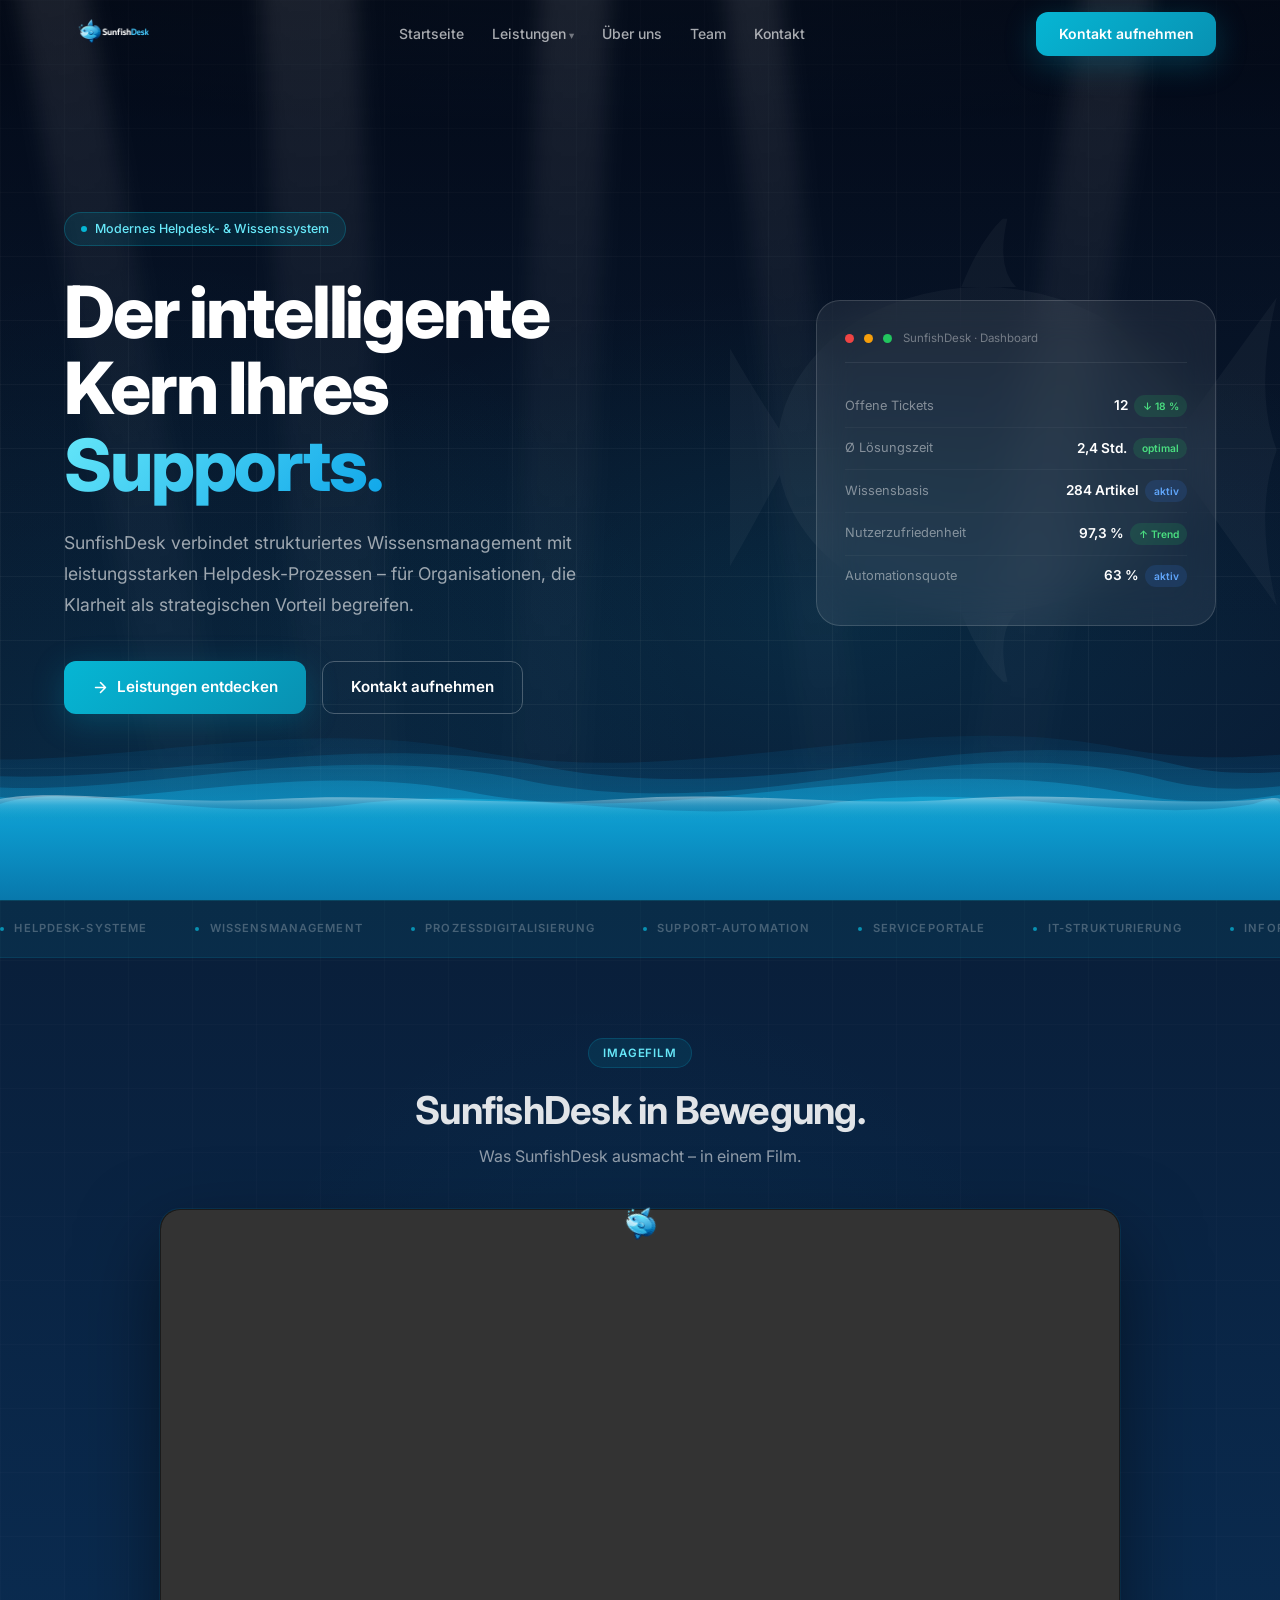
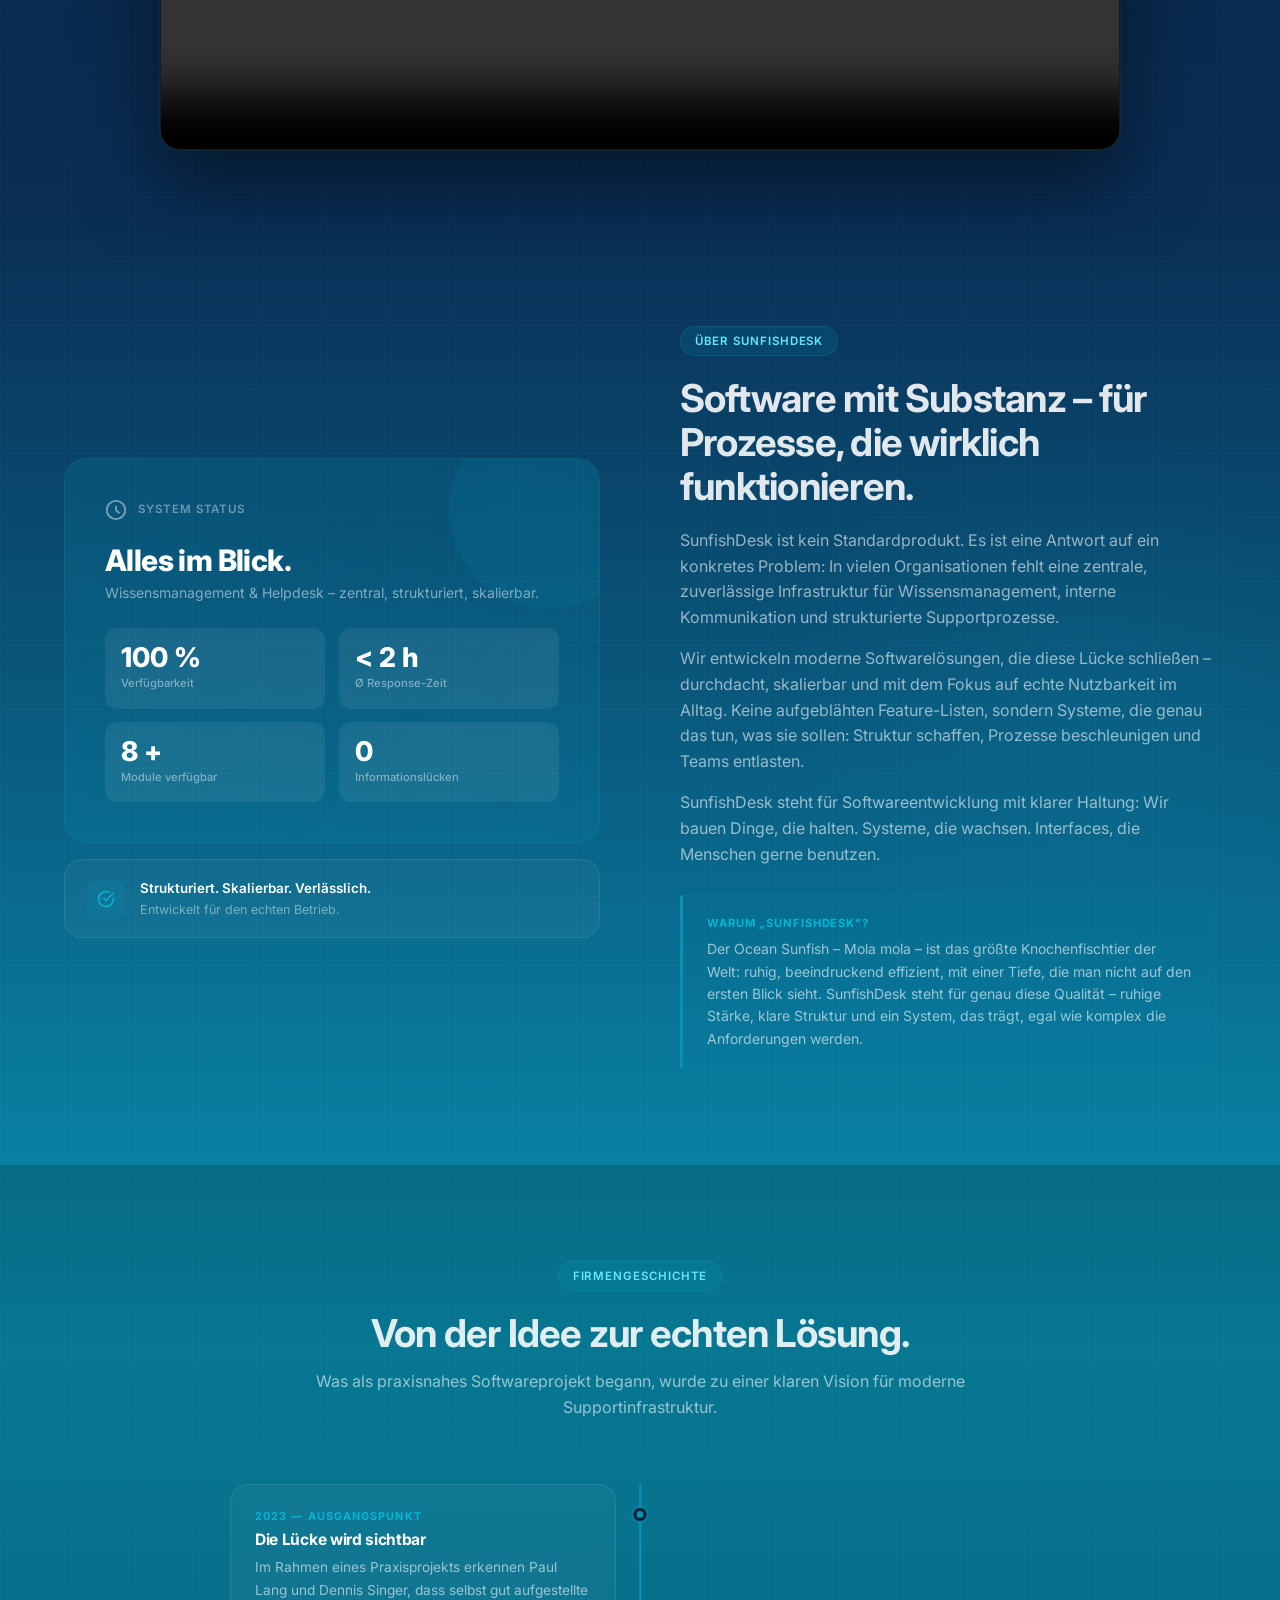
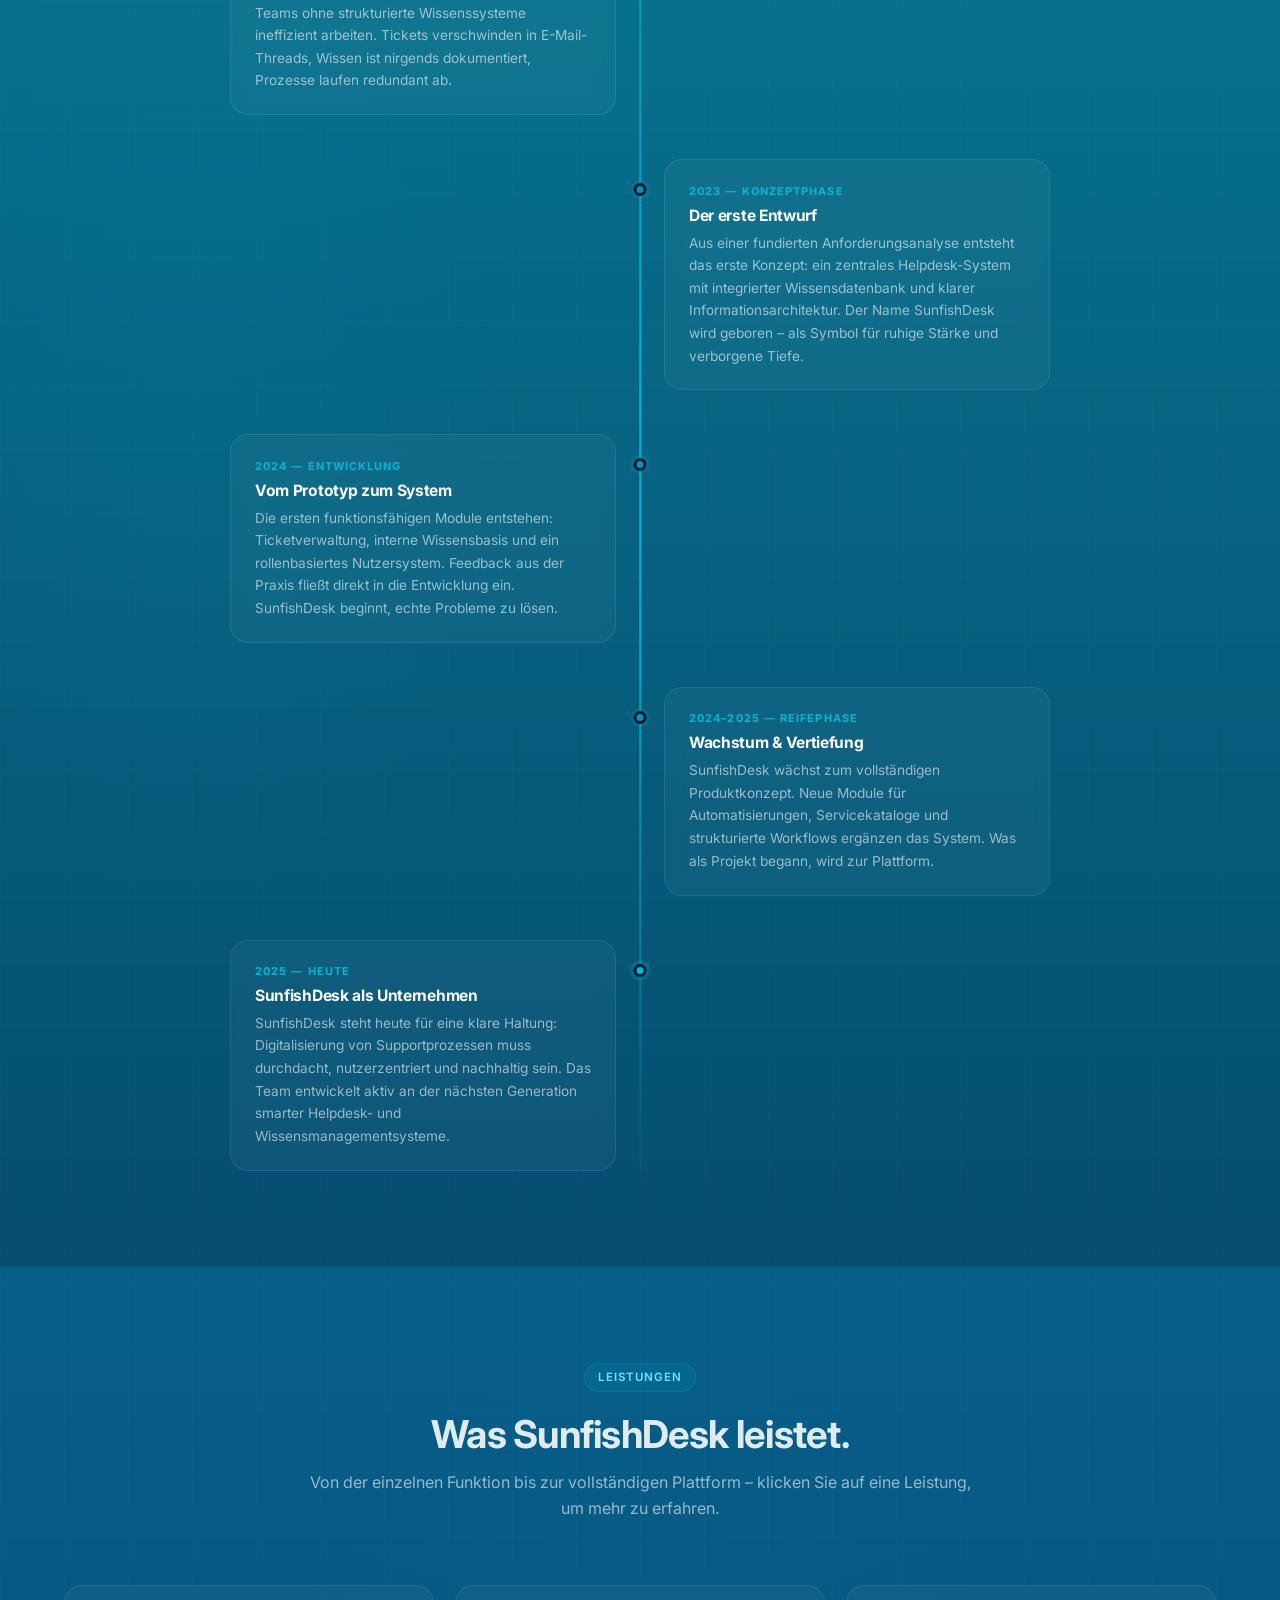
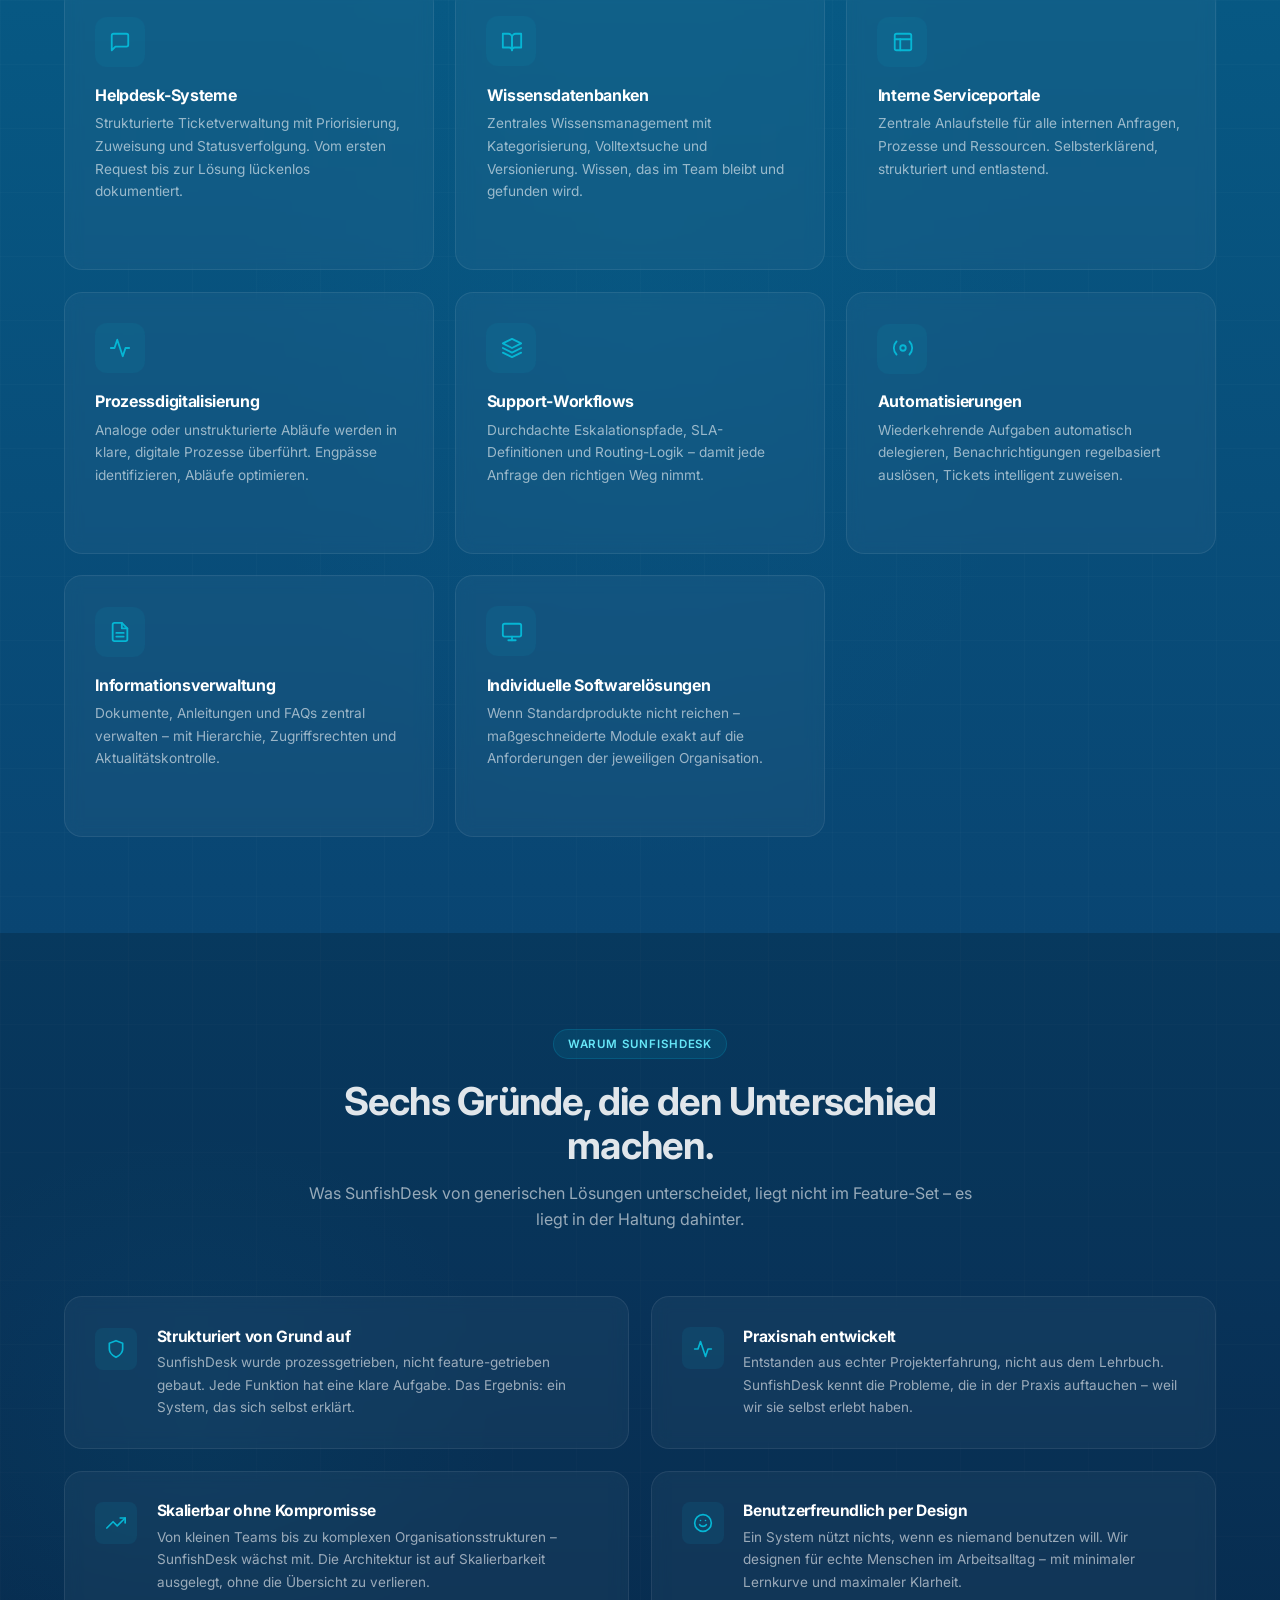
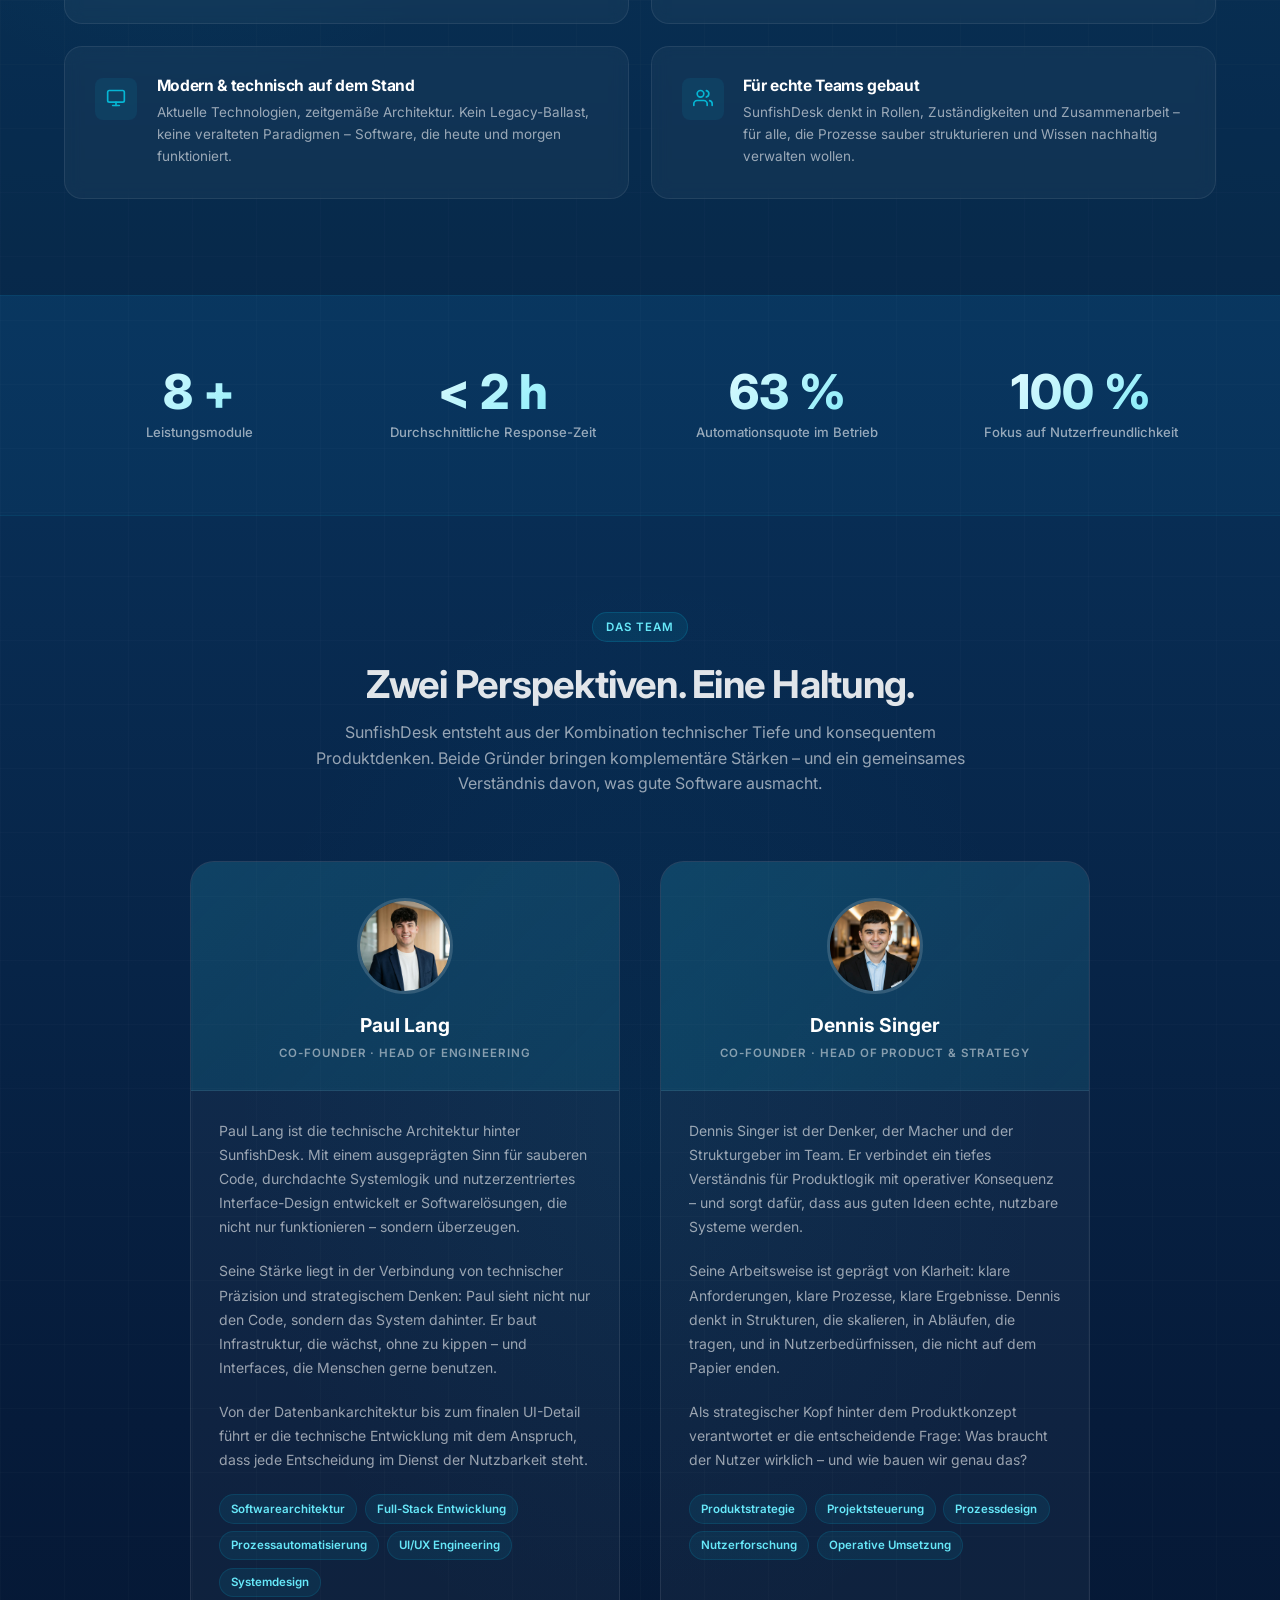
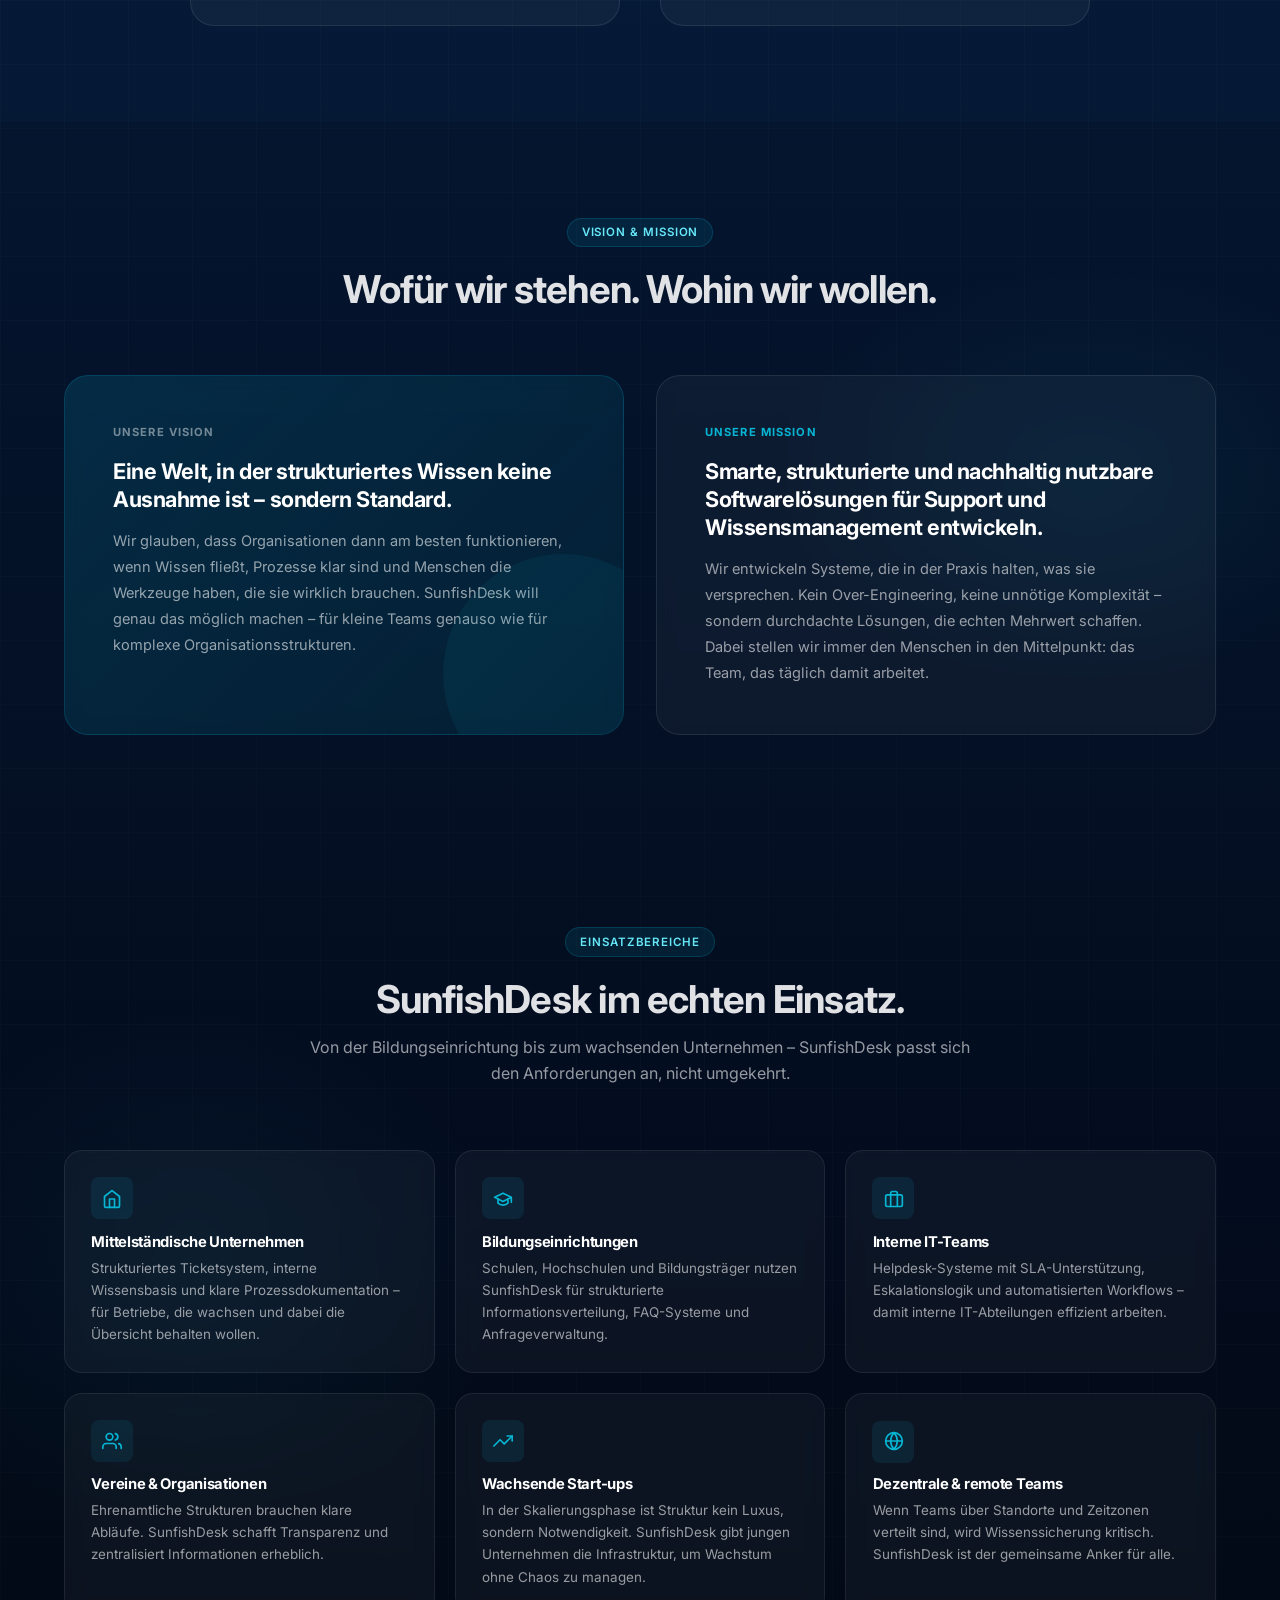
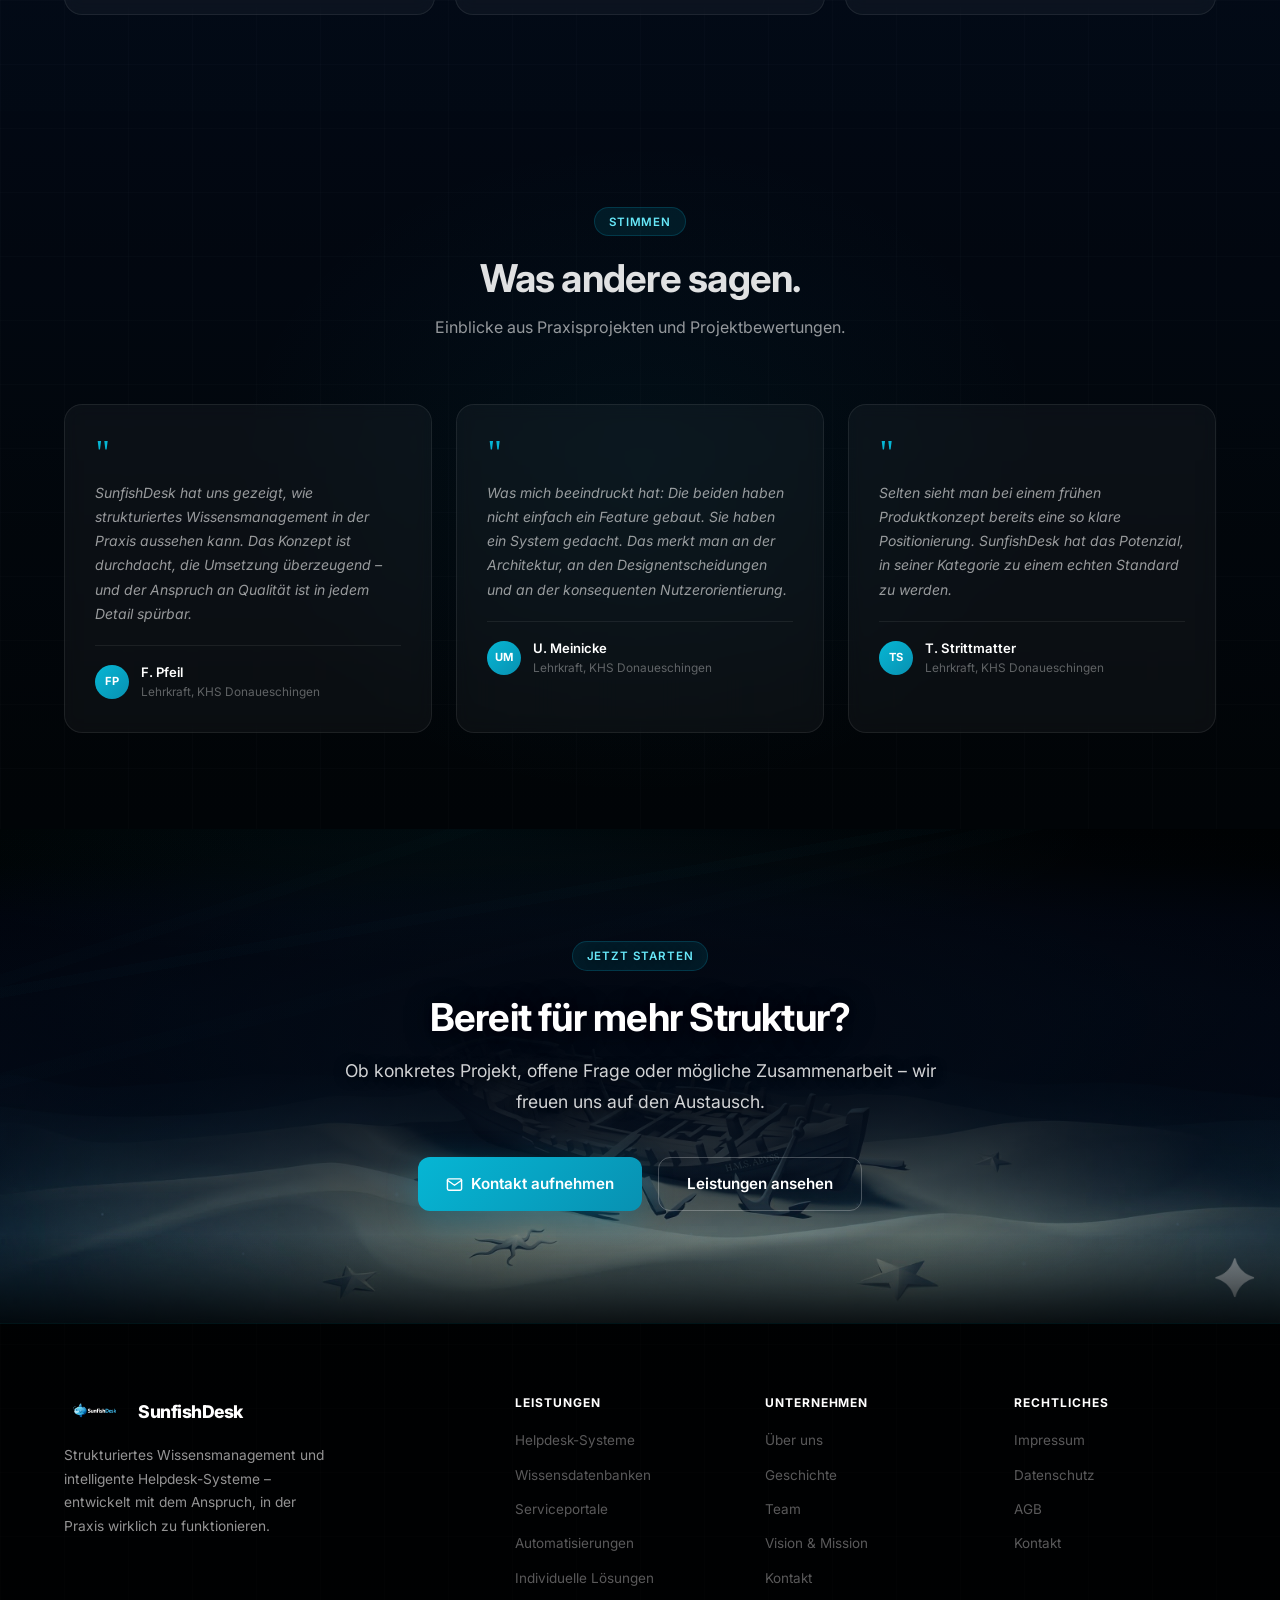
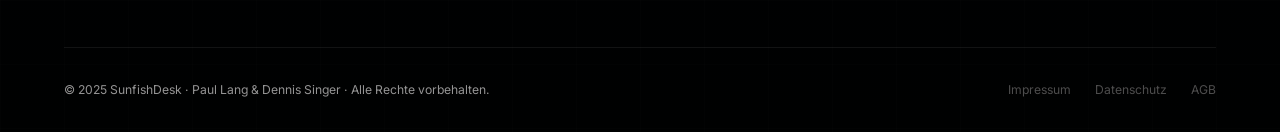
<file: index.html>
<!DOCTYPE html>
<html lang="de">
<head>
  <meta charset="UTF-8">
  <meta name="viewport" content="width=device-width, initial-scale=1.0">
  <title>SunfishDesk – Der intelligente Kern Ihres Supports</title>
  <meta name="description" content="SunfishDesk entwickelt moderne Helpdesk-Systeme, Wissensdatenbanken und Support-Plattformen für strukturierte, effiziente Serviceprozesse.">
  <link rel="preconnect" href="https://fonts.googleapis.com">
  <link rel="preconnect" href="https://fonts.gstatic.com" crossorigin>
  <link href="https://fonts.googleapis.com/css2?family=Inter:wght@300;400;500;600;700;800;900&display=swap" rel="stylesheet">
  <link rel="stylesheet" href="assets/css/styles.css">
</head>



<div id="fish-cursor" data-base="assets/img/"></div>
<script src="assets/js/fish-cursor.js"></script>



<body>

<div id="bubbles" aria-hidden="true"></div>

<!-- ════ NAVIGATION ════════════════════════════════════════════ -->
<nav id="nav">
  <div class="nav-inner">
    <a href="index.html" class="nav-logo">
      <img src="assets/img/neues_logo.png" alt="SunfishDesk Logo">
    </a>
    <ul class="nav-links">
      <li><a href="index.html" class="active">Startseite</a></li>
      <li class="has-dropdown">
        <a href="#leistungen">Leistungen</a>
        <ul class="dropdown">
          <li><a href="leistungen/helpdesk-systeme.html">Helpdesk-Systeme</a></li>
          <li><a href="leistungen/wissensdatenbanken.html">Wissensdatenbanken</a></li>
          <li><a href="leistungen/serviceportale.html">Interne Serviceportale</a></li>
          <li><a href="leistungen/prozessdigitalisierung.html">Prozessdigitalisierung</a></li>
          <li><a href="leistungen/support-workflows.html">Support-Workflows</a></li>
          <li><a href="leistungen/automatisierungen.html">Automatisierungen</a></li>
          <li><a href="leistungen/informationsverwaltung.html">Informationsverwaltung</a></li>
          <li><a href="leistungen/individuelle-software.html">Individuelle Software</a></li>
        </ul>
      </li>
      <li><a href="#about">Über uns</a></li>
      <li><a href="#team">Team</a></li>
      <li><a href="kontakt.html">Kontakt</a></li>
    </ul>
    <div class="nav-cta-d">
      <a href="kontakt.html" class="btn btn-primary" style="padding:.7rem 1.4rem;font-size:.875rem;">Kontakt aufnehmen</a>
    </div>
    <button class="hamburger" id="hbg" aria-label="Menü">
      <span></span><span></span><span></span>
    </button>
  </div>
</nav>

<div class="mobile-menu" id="mmenu">
  <a href="index.html">Startseite</a>
  <span class="mm-section">Leistungen</span>
  <a href="leistungen/helpdesk-systeme.html">→ Helpdesk-Systeme</a>
  <a href="leistungen/wissensdatenbanken.html">→ Wissensdatenbanken</a>
  <a href="leistungen/serviceportale.html">→ Interne Serviceportale</a>
  <a href="leistungen/prozessdigitalisierung.html">→ Prozessdigitalisierung</a>
  <a href="leistungen/support-workflows.html">→ Support-Workflows</a>
  <a href="leistungen/automatisierungen.html">→ Automatisierungen</a>
  <a href="leistungen/informationsverwaltung.html">→ Informationsverwaltung</a>
  <a href="leistungen/individuelle-software.html">→ Individuelle Software</a>
  <a href="#about" onclick="closeMM()">Über uns</a>
  <a href="#team"  onclick="closeMM()">Team</a>
  <a href="kontakt.html">Kontakt aufnehmen</a>
</div>

<!-- ════ HERO ══════════════════════════════════════════════════ -->
<section class="hero" id="home">
  <div class="hero-bg"></div>
  <div class="hero-grid"></div>
  <!-- Sky brightening overlay -->
  <div class="hero-sky-overlay" aria-hidden="true"></div>
  <!-- Underwater light shafts -->
  <div class="light-rays" id="light-rays" aria-hidden="true">
    <div class="light-ray"></div>
    <div class="light-ray"></div>
    <div class="light-ray"></div>
    <div class="light-ray"></div>
    <div class="light-ray"></div>
  </div>
  <svg class="hero-fish" viewBox="0 0 560 440" fill="white" aria-hidden="true">
    <ellipse cx="240" cy="220" rx="195" ry="155"/>
    <path d="M415 220 Q480 130 520 75 Q498 165 520 220 Q498 278 520 368 Q480 312 415 220Z"/>
    <path d="M60 220 Q0 130 -25 75 Q0 165 -22 220 Q0 278 -22 368 Q12 312 60 220Z"/>
    <path d="M220 65 Q240 15 265 -5 Q252 45 272 65Z"/>
    <path d="M220 375 Q240 425 265 445 Q252 395 272 375Z"/>
    <ellipse cx="375" cy="192" rx="22" ry="22"/>
  </svg>
  <div class="container">
    <div>
      <div class="hero-badge">
        <span class="hero-badge-dot"></span>
        Modernes Helpdesk- &amp; Wissenssystem
      </div>
      <h1 class="display">Der intelligente<br>Kern Ihres <span class="accent">Supports.</span></h1>
      <p class="hero-sub body-lg">SunfishDesk verbindet strukturiertes Wissensmanagement mit leistungsstarken Helpdesk-Prozessen – für Organisationen, die Klarheit als strategischen Vorteil begreifen.</p>
      <div class="hero-actions">
        <a href="#leistungen" class="btn btn-primary">
          <svg width="17" height="17" fill="none" stroke="currentColor" stroke-width="2.2" stroke-linecap="round" stroke-linejoin="round" viewBox="0 0 24 24"><path d="M5 12h14M12 5l7 7-7 7"/></svg>
          Leistungen entdecken
        </a>
        <a href="kontakt.html" class="btn btn-ghost">Kontakt aufnehmen</a>
      </div>
    </div>
    <div class="hero-card-wrap" style="display:flex;justify-content:flex-end;">
      <div class="hero-card">
        <div class="hero-card-bar">
          <span class="dot-r"></span><span class="dot-y"></span><span class="dot-g"></span>
          <span class="hc-title">SunfishDesk · Dashboard</span>
        </div>
        <div class="hc-row"><span class="hc-lbl">Offene Tickets</span><span class="hc-val">12 <span class="badge badge-g">↓ 18 %</span></span></div>
        <div class="hc-row"><span class="hc-lbl">Ø Lösungszeit</span><span class="hc-val">2,4 Std. <span class="badge badge-g">optimal</span></span></div>
        <div class="hc-row"><span class="hc-lbl">Wissensbasis</span><span class="hc-val">284 Artikel <span class="badge badge-b">aktiv</span></span></div>
        <div class="hc-row"><span class="hc-lbl">Nutzerzufriedenheit</span><span class="hc-val">97,3 % <span class="badge badge-g">↑ Trend</span></span></div>
        <div class="hc-row"><span class="hc-lbl">Automationsquote</span><span class="hc-val">63 % <span class="badge badge-b">aktiv</span></span></div>
      </div>
    </div>
  </div>

  <!-- ── Beautiful ocean surface waves — 5 gradient layers + foam ── -->
  <div class="ocean-surface-waves" aria-hidden="true">

    <!-- L1 · Deep background swell — slowest, subtlest -->
    <svg class="ocean-wave wave-l1" viewBox="0 0 1440 280" preserveAspectRatio="none" xmlns="http://www.w3.org/2000/svg">
      <defs>
        <linearGradient id="wg1" x1="0" y1="0" x2="0" y2="1">
          <stop offset="0%"   stop-color="#0A7AB8" stop-opacity="0.10"/>
          <stop offset="100%" stop-color="#054E80" stop-opacity="0.50"/>
        </linearGradient>
      </defs>
      <path d="M-120,128 C60,168 300,88 540,132 C780,172 1020,85 1260,128 C1380,148 1450,130 1560,128 L1560,280 L-120,280 Z" fill="url(#wg1)"/>
    </svg>

    <!-- L2 · Mid-depth — irregular wavelength, longer swells -->
    <svg class="ocean-wave wave-l2" viewBox="0 0 1440 280" preserveAspectRatio="none" xmlns="http://www.w3.org/2000/svg">
      <defs>
        <linearGradient id="wg2" x1="0" y1="0" x2="0" y2="1">
          <stop offset="0%"   stop-color="#0E8EC4" stop-opacity="0.18"/>
          <stop offset="100%" stop-color="#066090" stop-opacity="0.62"/>
        </linearGradient>
      </defs>
      <path d="M-100,144 C80,188 360,100 620,148 C880,190 1100,96 1320,144 C1400,162 1470,148 1540,144 L1540,280 L-100,280 Z" fill="url(#wg2)"/>
    </svg>

    <!-- L3 · Middle wave — varied shape, asymmetric crests -->
    <svg class="ocean-wave wave-l3" viewBox="0 0 1440 280" preserveAspectRatio="none" xmlns="http://www.w3.org/2000/svg">
      <defs>
        <linearGradient id="wg3" x1="0" y1="0" x2="0" y2="1">
          <stop offset="0%"   stop-color="#1098CC" stop-opacity="0.26"/>
          <stop offset="100%" stop-color="#0878A8" stop-opacity="0.72"/>
        </linearGradient>
      </defs>
      <path d="M-80,158 C100,196 340,110 600,162 C860,206 1060,106 1300,158 C1390,180 1460,162 1520,158 L1520,280 L-80,280 Z" fill="url(#wg3)"/>
    </svg>

    <!-- L4 · Surface — prominent, tighter crests -->
    <svg class="ocean-wave wave-l4" viewBox="0 0 1440 280" preserveAspectRatio="none" xmlns="http://www.w3.org/2000/svg">
      <defs>
        <linearGradient id="wg4" x1="0" y1="0" x2="0" y2="1">
          <stop offset="0%"   stop-color="#14A6DA" stop-opacity="0.38"/>
          <stop offset="45%"  stop-color="#0A90C2" stop-opacity="0.72"/>
          <stop offset="100%" stop-color="#086EA4" stop-opacity="0.90"/>
        </linearGradient>
      </defs>
      <path d="M-40,170 C100,205 320,132 540,174 C760,210 1000,128 1260,172 C1370,192 1430,174 1480,170 L1480,280 L-40,280 Z" fill="url(#wg4)"/>
    </svg>

    <!-- L5 · Front wave — the dominant crest, most visible -->
    <svg class="ocean-wave wave-l5" viewBox="0 0 1440 280" preserveAspectRatio="none" xmlns="http://www.w3.org/2000/svg">
      <defs>
        <linearGradient id="wg5" x1="0" y1="0" x2="0" y2="1">
          <stop offset="0%"   stop-color="#18B4E2" stop-opacity="0.58"/>
          <stop offset="30%"  stop-color="#0D9CD0" stop-opacity="0.85"/>
          <stop offset="100%" stop-color="#0878AC" stop-opacity="0.97"/>
        </linearGradient>
      </defs>
      <path d="M0,184 C80,159 215,204 400,184 C585,164 740,208 930,184 C1120,160 1270,206 1410,184 C1432,176 1440,180 1440,184 L1440,280 L0,280 Z" fill="url(#wg5)"/>
    </svg>

    <!-- Foam · White crest shimmer — thin bright band at the surface break -->
    <svg class="ocean-wave wave-foam" viewBox="0 0 1440 280" preserveAspectRatio="none" xmlns="http://www.w3.org/2000/svg">
      <defs>
        <linearGradient id="wgFoam" x1="0" y1="0" x2="0" y2="1">
          <stop offset="0%"   stop-color="#FFFFFF"  stop-opacity="0.48"/>
          <stop offset="40%"  stop-color="#C8EEFF"  stop-opacity="0.16"/>
          <stop offset="100%" stop-color="#0891B2"  stop-opacity="0.00"/>
        </linearGradient>
      </defs>
      <path d="M0,179 C65,168 175,186 310,179 C445,172 568,188 698,179 C828,170 955,188 1078,179 C1201,170 1322,188 1422,179 C1435,177 1440,179 1440,179 L1440,200 L0,200 Z" fill="url(#wgFoam)"/>
    </svg>

  </div>
</section>

<!-- Trust Bar -->
<div class="trust-bar">
  <div class="trust-track">
    <span class="trust-item">Helpdesk-Systeme</span>
    <span class="trust-item">Wissensmanagement</span>
    <span class="trust-item">Prozessdigitalisierung</span>
    <span class="trust-item">Support-Automation</span>
    <span class="trust-item">Serviceportale</span>
    <span class="trust-item">IT-Strukturierung</span>
    <span class="trust-item">Informationsarchitektur</span>
    <span class="trust-item">Teamkommunikation</span>
    <span class="trust-item">Helpdesk-Systeme</span>
    <span class="trust-item">Wissensmanagement</span>
    <span class="trust-item">Prozessdigitalisierung</span>
    <span class="trust-item">Support-Automation</span>
    <span class="trust-item">Serviceportale</span>
    <span class="trust-item">IT-Strukturierung</span>
    <span class="trust-item">Informationsarchitektur</span>
    <span class="trust-item">Teamkommunikation</span>
  </div>
</div>

<!-- ════ IMAGEFILM ══════════════════════════════════════════════ -->
<section style="padding:5rem 0;position:relative;" class="glow-center">
  <div class="container">
    <div class="reveal" style="text-align:center;margin-bottom:2.5rem;">
      <span class="label">Imagefilm</span>
      <h2 class="h2" style="margin-bottom:.75rem;">SunfishDesk in Bewegung.</h2>
      <p style="color:rgba(255,255,255,.55);max-width:520px;margin:0 auto;">Was SunfishDesk ausmacht – in einem Film.</p>
    </div>
    <div class="reveal d1" style="
      position:relative;
      border-radius:20px;
      overflow:hidden;
      border:1px solid rgba(255,255,255,.1);
      box-shadow:0 32px 80px rgba(0,0,0,.5), 0 0 0 1px rgba(8,145,178,.15);
      background:#000;
      max-width:960px;
      margin:0 auto;
    ">
      <!-- Teal glow behind video -->
      <div style="
        position:absolute;inset:-40px;
        background:radial-gradient(ellipse at 50% 50%,rgba(8,145,178,.18) 0%,transparent 65%);
        pointer-events:none;z-index:0;
      "></div>
      <video
        controls
        preload="metadata"
        style="width:100%;display:block;position:relative;z-index:1;aspect-ratio:16/9;object-fit:cover;"
        poster=""
      >
        <source src="assets/video/imagefilm.mp4" type="video/mp4">
        Ihr Browser unterstützt dieses Videoformat nicht.
      </video>
    </div>
  </div>
</section>

<!-- ════ ABOUT ═════════════════════════════════════════════════ -->
<section class="section glow-right" id="about">
  <div class="container">
    <div class="about-grid">
      <div class="reveal">
        <div class="about-visual-card">
          <div style="display:flex;align-items:center;gap:.7rem;margin-bottom:1.4rem;">
            <svg width="22" height="22" fill="none" stroke="rgba(255,255,255,.45)" stroke-width="2" stroke-linecap="round" stroke-linejoin="round" viewBox="0 0 24 24"><circle cx="12" cy="12" r="10"/><path d="M12 8v4l3 3"/></svg>
            <span style="color:rgba(255,255,255,.4);font-size:.72rem;font-weight:600;text-transform:uppercase;letter-spacing:.08em;">System Status</span>
          </div>
          <h3>Alles im Blick.</h3>
          <p>Wissensmanagement &amp; Helpdesk – zentral, strukturiert, skalierbar.</p>
          <div class="metrics">
            <div class="metric"><div class="metric-v">100 %</div><div class="metric-l">Verfügbarkeit</div></div>
            <div class="metric"><div class="metric-v">&lt; 2 h</div><div class="metric-l">Ø Response-Zeit</div></div>
            <div class="metric"><div class="metric-v">8 +</div><div class="metric-l">Module verfügbar</div></div>
            <div class="metric"><div class="metric-v">0</div><div class="metric-l">Informationslücken</div></div>
          </div>
        </div>
        <div class="about-sub-card">
          <div class="sub-icon">
            <svg width="18" height="18" fill="none" stroke="currentColor" stroke-width="2" stroke-linecap="round" stroke-linejoin="round" viewBox="0 0 24 24"><path d="M22 11.08V12a10 10 0 1 1-5.93-9.14"/><polyline points="22 4 12 14.01 9 11.01"/></svg>
          </div>
          <div>
            <div style="font-size:.84rem;font-weight:600;color:#fff;">Strukturiert. Skalierbar. Verlässlich.</div>
            <div style="font-size:.78rem;color:rgba(255,255,255,.45);">Entwickelt für den echten Betrieb.</div>
          </div>
        </div>
      </div>
      <div class="about-content reveal d2">
        <span class="label">Über SunfishDesk</span>
        <h2 class="h2">Software mit Substanz – für Prozesse, die wirklich funktionieren.</h2>
        <p>SunfishDesk ist kein Standardprodukt. Es ist eine Antwort auf ein konkretes Problem: In vielen Organisationen fehlt eine zentrale, zuverlässige Infrastruktur für Wissensmanagement, interne Kommunikation und strukturierte Supportprozesse.</p>
        <p>Wir entwickeln moderne Softwarelösungen, die diese Lücke schließen – durchdacht, skalierbar und mit dem Fokus auf echte Nutzbarkeit im Alltag. Keine aufgeblähten Feature-Listen, sondern Systeme, die genau das tun, was sie sollen: Struktur schaffen, Prozesse beschleunigen und Teams entlasten.</p>
        <p>SunfishDesk steht für Softwareentwicklung mit klarer Haltung: Wir bauen Dinge, die halten. Systeme, die wachsen. Interfaces, die Menschen gerne benutzen.</p>
        <div class="name-story">
          <strong>Warum „SunfishDesk"?</strong>
          <p>Der Ocean Sunfish – Mola mola – ist das größte Knochenfischtier der Welt: ruhig, beeindruckend effizient, mit einer Tiefe, die man nicht auf den ersten Blick sieht. SunfishDesk steht für genau diese Qualität – ruhige Stärke, klare Struktur und ein System, das trägt, egal wie komplex die Anforderungen werden.</p>
        </div>
      </div>
    </div>
  </div>
</section>

<!-- ════ HISTORY ════════════════════════════════════════════════ -->
<section class="section section-alt glow-left" id="geschichte">
  <div class="container">
    <div class="section-header reveal">
      <span class="label">Firmengeschichte</span>
      <h2 class="h2">Von der Idee zur echten Lösung.</h2>
      <p>Was als praxisnahes Softwareprojekt begann, wurde zu einer klaren Vision für moderne Supportinfrastruktur.</p>
    </div>
    <div class="timeline">
      <div class="tl-item">
        <div class="tl-box reveal"><div class="tl-year">2023 — Ausgangspunkt</div><h3>Die Lücke wird sichtbar</h3><p>Im Rahmen eines Praxisprojekts erkennen Paul Lang und Dennis Singer, dass selbst gut aufgestellte Teams ohne strukturierte Wissenssysteme ineffizient arbeiten. Tickets verschwinden in E-Mail-Threads, Wissen ist nirgends dokumentiert, Prozesse laufen redundant ab.</p></div>
        <div class="tl-dot"></div><div></div>
      </div>
      <div class="tl-item">
        <div></div><div class="tl-dot"></div>
        <div class="tl-box tl-right reveal d1"><div class="tl-year">2023 — Konzeptphase</div><h3>Der erste Entwurf</h3><p>Aus einer fundierten Anforderungsanalyse entsteht das erste Konzept: ein zentrales Helpdesk-System mit integrierter Wissensdatenbank und klarer Informationsarchitektur. Der Name SunfishDesk wird geboren – als Symbol für ruhige Stärke und verborgene Tiefe.</p></div>
      </div>
      <div class="tl-item">
        <div class="tl-box reveal"><div class="tl-year">2024 — Entwicklung</div><h3>Vom Prototyp zum System</h3><p>Die ersten funktionsfähigen Module entstehen: Ticketverwaltung, interne Wissensbasis und ein rollenbasiertes Nutzersystem. Feedback aus der Praxis fließt direkt in die Entwicklung ein. SunfishDesk beginnt, echte Probleme zu lösen.</p></div>
        <div class="tl-dot"></div><div></div>
      </div>
      <div class="tl-item">
        <div></div><div class="tl-dot"></div>
        <div class="tl-box tl-right reveal d1"><div class="tl-year">2024–2025 — Reifephase</div><h3>Wachstum &amp; Vertiefung</h3><p>SunfishDesk wächst zum vollständigen Produktkonzept. Neue Module für Automatisierungen, Servicekataloge und strukturierte Workflows ergänzen das System. Was als Projekt begann, wird zur Plattform.</p></div>
      </div>
      <div class="tl-item">
        <div class="tl-box reveal"><div class="tl-year">2025 — Heute</div><h3>SunfishDesk als Unternehmen</h3><p>SunfishDesk steht heute für eine klare Haltung: Digitalisierung von Supportprozessen muss durchdacht, nutzerzentriert und nachhaltig sein. Das Team entwickelt aktiv an der nächsten Generation smarter Helpdesk- und Wissensmanagementsysteme.</p></div>
        <div class="tl-dot" style="background:var(--cyan);box-shadow:0 0 0 4px rgba(6,182,212,.2);"></div><div></div>
      </div>
    </div>
  </div>
</section>

<!-- ════ SERVICES ═══════════════════════════════════════════════ -->
<section class="section glow-center" id="leistungen">
  <div class="container">
    <div class="section-header reveal">
      <span class="label">Leistungen</span>
      <h2 class="h2">Was SunfishDesk leistet.</h2>
      <p>Von der einzelnen Funktion bis zur vollständigen Plattform – klicken Sie auf eine Leistung, um mehr zu erfahren.</p>
    </div>
    <div class="services-grid">

      <a href="leistungen/helpdesk-systeme.html" class="svc-card reveal">
        <div class="svc-icon"><svg width="22" height="22" fill="none" stroke="currentColor" stroke-width="2" stroke-linecap="round" stroke-linejoin="round" viewBox="0 0 24 24"><path d="M21 15a2 2 0 0 1-2 2H7l-4 4V5a2 2 0 0 1 2-2h14a2 2 0 0 1 2 2z"/></svg></div>
        <h3>Helpdesk-Systeme</h3>
        <p>Strukturierte Ticketverwaltung mit Priorisierung, Zuweisung und Statusverfolgung. Vom ersten Request bis zur Lösung lückenlos dokumentiert.</p>
        <span class="svc-link">Details ansehen <svg width="14" height="14" fill="none" stroke="currentColor" stroke-width="2.2" stroke-linecap="round" stroke-linejoin="round" viewBox="0 0 24 24"><path d="M5 12h14M12 5l7 7-7 7"/></svg></span>
      </a>

      <a href="leistungen/wissensdatenbanken.html" class="svc-card reveal d1">
        <div class="svc-icon"><svg width="22" height="22" fill="none" stroke="currentColor" stroke-width="2" stroke-linecap="round" stroke-linejoin="round" viewBox="0 0 24 24"><path d="M2 3h6a4 4 0 0 1 4 4v14a3 3 0 0 0-3-3H2z"/><path d="M22 3h-6a4 4 0 0 0-4 4v14a3 3 0 0 1 3-3h7z"/></svg></div>
        <h3>Wissensdatenbanken</h3>
        <p>Zentrales Wissensmanagement mit Kategorisierung, Volltextsuche und Versionierung. Wissen, das im Team bleibt und gefunden wird.</p>
        <span class="svc-link">Details ansehen <svg width="14" height="14" fill="none" stroke="currentColor" stroke-width="2.2" stroke-linecap="round" stroke-linejoin="round" viewBox="0 0 24 24"><path d="M5 12h14M12 5l7 7-7 7"/></svg></span>
      </a>

      <a href="leistungen/serviceportale.html" class="svc-card reveal d2">
        <div class="svc-icon"><svg width="22" height="22" fill="none" stroke="currentColor" stroke-width="2" stroke-linecap="round" stroke-linejoin="round" viewBox="0 0 24 24"><rect x="3" y="3" width="18" height="18" rx="2"/><line x1="3" y1="9" x2="21" y2="9"/><line x1="9" y1="21" x2="9" y2="9"/></svg></div>
        <h3>Interne Serviceportale</h3>
        <p>Zentrale Anlaufstelle für alle internen Anfragen, Prozesse und Ressourcen. Selbsterklärend, strukturiert und entlastend.</p>
        <span class="svc-link">Details ansehen <svg width="14" height="14" fill="none" stroke="currentColor" stroke-width="2.2" stroke-linecap="round" stroke-linejoin="round" viewBox="0 0 24 24"><path d="M5 12h14M12 5l7 7-7 7"/></svg></span>
      </a>

      <a href="leistungen/prozessdigitalisierung.html" class="svc-card reveal">
        <div class="svc-icon"><svg width="22" height="22" fill="none" stroke="currentColor" stroke-width="2" stroke-linecap="round" stroke-linejoin="round" viewBox="0 0 24 24"><polyline points="22 12 18 12 15 21 9 3 6 12 2 12"/></svg></div>
        <h3>Prozessdigitalisierung</h3>
        <p>Analoge oder unstrukturierte Abläufe werden in klare, digitale Prozesse überführt. Engpässe identifizieren, Abläufe optimieren.</p>
        <span class="svc-link">Details ansehen <svg width="14" height="14" fill="none" stroke="currentColor" stroke-width="2.2" stroke-linecap="round" stroke-linejoin="round" viewBox="0 0 24 24"><path d="M5 12h14M12 5l7 7-7 7"/></svg></span>
      </a>

      <a href="leistungen/support-workflows.html" class="svc-card reveal d1">
        <div class="svc-icon"><svg width="22" height="22" fill="none" stroke="currentColor" stroke-width="2" stroke-linecap="round" stroke-linejoin="round" viewBox="0 0 24 24"><path d="M12 2L2 7l10 5 10-5-10-5z"/><path d="M2 17l10 5 10-5"/><path d="M2 12l10 5 10-5"/></svg></div>
        <h3>Support-Workflows</h3>
        <p>Durchdachte Eskalationspfade, SLA-Definitionen und Routing-Logik – damit jede Anfrage den richtigen Weg nimmt.</p>
        <span class="svc-link">Details ansehen <svg width="14" height="14" fill="none" stroke="currentColor" stroke-width="2.2" stroke-linecap="round" stroke-linejoin="round" viewBox="0 0 24 24"><path d="M5 12h14M12 5l7 7-7 7"/></svg></span>
      </a>

      <a href="leistungen/automatisierungen.html" class="svc-card reveal d2">
        <div class="svc-icon"><svg width="22" height="22" fill="none" stroke="currentColor" stroke-width="2" stroke-linecap="round" stroke-linejoin="round" viewBox="0 0 24 24"><circle cx="12" cy="12" r="3"/><path d="M19.07 4.93a10 10 0 0 1 0 14.14"/><path d="M4.93 4.93a10 10 0 0 0 0 14.14"/></svg></div>
        <h3>Automatisierungen</h3>
        <p>Wiederkehrende Aufgaben automatisch delegieren, Benachrichtigungen regelbasiert auslösen, Tickets intelligent zuweisen.</p>
        <span class="svc-link">Details ansehen <svg width="14" height="14" fill="none" stroke="currentColor" stroke-width="2.2" stroke-linecap="round" stroke-linejoin="round" viewBox="0 0 24 24"><path d="M5 12h14M12 5l7 7-7 7"/></svg></span>
      </a>

      <a href="leistungen/informationsverwaltung.html" class="svc-card reveal">
        <div class="svc-icon"><svg width="22" height="22" fill="none" stroke="currentColor" stroke-width="2" stroke-linecap="round" stroke-linejoin="round" viewBox="0 0 24 24"><path d="M14 2H6a2 2 0 0 0-2 2v16a2 2 0 0 0 2 2h12a2 2 0 0 0 2-2V8z"/><polyline points="14 2 14 8 20 8"/><line x1="16" y1="13" x2="8" y2="13"/><line x1="16" y1="17" x2="8" y2="17"/></svg></div>
        <h3>Informationsverwaltung</h3>
        <p>Dokumente, Anleitungen und FAQs zentral verwalten – mit Hierarchie, Zugriffsrechten und Aktualitätskontrolle.</p>
        <span class="svc-link">Details ansehen <svg width="14" height="14" fill="none" stroke="currentColor" stroke-width="2.2" stroke-linecap="round" stroke-linejoin="round" viewBox="0 0 24 24"><path d="M5 12h14M12 5l7 7-7 7"/></svg></span>
      </a>

      <a href="leistungen/individuelle-software.html" class="svc-card reveal d1">
        <div class="svc-icon"><svg width="22" height="22" fill="none" stroke="currentColor" stroke-width="2" stroke-linecap="round" stroke-linejoin="round" viewBox="0 0 24 24"><rect x="2" y="3" width="20" height="14" rx="2"/><line x1="8" y1="21" x2="16" y2="21"/><line x1="12" y1="17" x2="12" y2="21"/></svg></div>
        <h3>Individuelle Softwarelösungen</h3>
        <p>Wenn Standardprodukte nicht reichen – maßgeschneiderte Module exakt auf die Anforderungen der jeweiligen Organisation.</p>
        <span class="svc-link">Details ansehen <svg width="14" height="14" fill="none" stroke="currentColor" stroke-width="2.2" stroke-linecap="round" stroke-linejoin="round" viewBox="0 0 24 24"><path d="M5 12h14M12 5l7 7-7 7"/></svg></span>
      </a>

    </div>
  </div>
</section>

<!-- ════ WHY ════════════════════════════════════════════════════ -->
<section class="section section-alt glow-left" id="vorteile">
  <div class="container">
    <div class="section-header reveal">
      <span class="label">Warum SunfishDesk</span>
      <h2 class="h2">Sechs Gründe, die den Unterschied machen.</h2>
      <p>Was SunfishDesk von generischen Lösungen unterscheidet, liegt nicht im Feature-Set – es liegt in der Haltung dahinter.</p>
    </div>
    <div class="why-grid">
      <div class="why-item reveal">
        <div class="why-icon"><svg width="20" height="20" fill="none" stroke="currentColor" stroke-width="2" stroke-linecap="round" stroke-linejoin="round" viewBox="0 0 24 24"><path d="M12 22s8-4 8-10V5l-8-3-8 3v7c0 6 8 10 8 10z"/></svg></div>
        <div><h3>Strukturiert von Grund auf</h3><p>SunfishDesk wurde prozessgetrieben, nicht feature-getrieben gebaut. Jede Funktion hat eine klare Aufgabe. Das Ergebnis: ein System, das sich selbst erklärt.</p></div>
      </div>
      <div class="why-item reveal d1">
        <div class="why-icon"><svg width="20" height="20" fill="none" stroke="currentColor" stroke-width="2" stroke-linecap="round" stroke-linejoin="round" viewBox="0 0 24 24"><path d="M22 12h-4l-3 9L9 3l-3 9H2"/></svg></div>
        <div><h3>Praxisnah entwickelt</h3><p>Entstanden aus echter Projekterfahrung, nicht aus dem Lehrbuch. SunfishDesk kennt die Probleme, die in der Praxis auftauchen – weil wir sie selbst erlebt haben.</p></div>
      </div>
      <div class="why-item reveal">
        <div class="why-icon"><svg width="20" height="20" fill="none" stroke="currentColor" stroke-width="2" stroke-linecap="round" stroke-linejoin="round" viewBox="0 0 24 24"><polyline points="23 6 13.5 15.5 8.5 10.5 1 18"/><polyline points="17 6 23 6 23 12"/></svg></div>
        <div><h3>Skalierbar ohne Kompromisse</h3><p>Von kleinen Teams bis zu komplexen Organisationsstrukturen – SunfishDesk wächst mit. Die Architektur ist auf Skalierbarkeit ausgelegt, ohne die Übersicht zu verlieren.</p></div>
      </div>
      <div class="why-item reveal d1">
        <div class="why-icon"><svg width="20" height="20" fill="none" stroke="currentColor" stroke-width="2" stroke-linecap="round" stroke-linejoin="round" viewBox="0 0 24 24"><circle cx="12" cy="12" r="10"/><path d="M8 14s1.5 2 4 2 4-2 4-2"/><line x1="9" y1="9" x2="9.01" y2="9"/><line x1="15" y1="9" x2="15.01" y2="9"/></svg></div>
        <div><h3>Benutzerfreundlich per Design</h3><p>Ein System nützt nichts, wenn es niemand benutzen will. Wir designen für echte Menschen im Arbeitsalltag – mit minimaler Lernkurve und maximaler Klarheit.</p></div>
      </div>
      <div class="why-item reveal">
        <div class="why-icon"><svg width="20" height="20" fill="none" stroke="currentColor" stroke-width="2" stroke-linecap="round" stroke-linejoin="round" viewBox="0 0 24 24"><rect x="2" y="3" width="20" height="14" rx="2"/><line x1="8" y1="21" x2="16" y2="21"/><line x1="12" y1="17" x2="12" y2="21"/></svg></div>
        <div><h3>Modern &amp; technisch auf dem Stand</h3><p>Aktuelle Technologien, zeitgemäße Architektur. Kein Legacy-Ballast, keine veralteten Paradigmen – Software, die heute und morgen funktioniert.</p></div>
      </div>
      <div class="why-item reveal d1">
        <div class="why-icon"><svg width="20" height="20" fill="none" stroke="currentColor" stroke-width="2" stroke-linecap="round" stroke-linejoin="round" viewBox="0 0 24 24"><path d="M17 21v-2a4 4 0 0 0-4-4H5a4 4 0 0 0-4 4v2"/><circle cx="9" cy="7" r="4"/><path d="M23 21v-2a4 4 0 0 0-3-3.87"/><path d="M16 3.13a4 4 0 0 1 0 7.75"/></svg></div>
        <div><h3>Für echte Teams gebaut</h3><p>SunfishDesk denkt in Rollen, Zuständigkeiten und Zusammenarbeit – für alle, die Prozesse sauber strukturieren und Wissen nachhaltig verwalten wollen.</p></div>
      </div>
    </div>
  </div>
</section>

<!-- ════ STATS ══════════════════════════════════════════════════ -->
<section class="stats">
  <div class="container">
    <div class="stats-grid">
      <div class="reveal"><div class="stat-val">8 +</div><div class="stat-lbl">Leistungsmodule</div></div>
      <div class="reveal d1"><div class="stat-val">&lt; 2 h</div><div class="stat-lbl">Durchschnittliche Response-Zeit</div></div>
      <div class="reveal d2"><div class="stat-val">63 %</div><div class="stat-lbl">Automationsquote im Betrieb</div></div>
      <div class="reveal d3"><div class="stat-val">100 %</div><div class="stat-lbl">Fokus auf Nutzerfreundlichkeit</div></div>
    </div>
  </div>
</section>

<!-- ════ TEAM ═══════════════════════════════════════════════════ -->
<section class="section glow-center" id="team">
  <div class="container">
    <div class="section-header reveal">
      <span class="label">Das Team</span>
      <h2 class="h2">Zwei Perspektiven. Eine Haltung.</h2>
      <p>SunfishDesk entsteht aus der Kombination technischer Tiefe und konsequentem Produktdenken. Beide Gründer bringen komplementäre Stärken – und ein gemeinsames Verständnis davon, was gute Software ausmacht.</p>
    </div>
    <div class="team-grid">
      <div class="team-card reveal">
        <div class="tc-head">
          <img class="avatar" src="assets/img/paul.png" alt="Paul Lang" onerror="this.outerHTML='<div class=\'avatar-initials\'>PL</div>'">
          <div class="tc-name">Paul Lang</div>
          <div class="tc-role">Co-Founder · Head of Engineering</div>
        </div>
        <div class="tc-body">
          <p class="tc-bio">Paul Lang ist die technische Architektur hinter SunfishDesk. Mit einem ausgeprägten Sinn für sauberen Code, durchdachte Systemlogik und nutzerzentriertes Interface-Design entwickelt er Softwarelösungen, die nicht nur funktionieren – sondern überzeugen.</p>
          <p class="tc-bio">Seine Stärke liegt in der Verbindung von technischer Präzision und strategischem Denken: Paul sieht nicht nur den Code, sondern das System dahinter. Er baut Infrastruktur, die wächst, ohne zu kippen – und Interfaces, die Menschen gerne benutzen.</p>
          <p class="tc-bio" style="margin-bottom:1.4rem;">Von der Datenbankarchitektur bis zum finalen UI-Detail führt er die technische Entwicklung mit dem Anspruch, dass jede Entscheidung im Dienst der Nutzbarkeit steht.</p>
          <div class="skills">
            <span class="skill">Softwarearchitektur</span>
            <span class="skill">Full-Stack Entwicklung</span>
            <span class="skill">Prozessautomatisierung</span>
            <span class="skill">UI/UX Engineering</span>
            <span class="skill">Systemdesign</span>
          </div>
        </div>
      </div>
      <div class="team-card reveal d2">
        <div class="tc-head">
          <img class="avatar" src="assets/img/dennis.png" alt="Dennis Singer" onerror="this.outerHTML='<div class=\'avatar-initials\'>DS</div>'">
          <div class="tc-name">Dennis Singer</div>
          <div class="tc-role">Co-Founder · Head of Product &amp; Strategy</div>
        </div>
        <div class="tc-body">
          <p class="tc-bio">Dennis Singer ist der Denker, der Macher und der Strukturgeber im Team. Er verbindet ein tiefes Verständnis für Produktlogik mit operativer Konsequenz – und sorgt dafür, dass aus guten Ideen echte, nutzbare Systeme werden.</p>
          <p class="tc-bio">Seine Arbeitsweise ist geprägt von Klarheit: klare Anforderungen, klare Prozesse, klare Ergebnisse. Dennis denkt in Strukturen, die skalieren, in Abläufen, die tragen, und in Nutzerbedürfnissen, die nicht auf dem Papier enden.</p>
          <p class="tc-bio" style="margin-bottom:1.4rem;">Als strategischer Kopf hinter dem Produktkonzept verantwortet er die entscheidende Frage: Was braucht der Nutzer wirklich – und wie bauen wir genau das?</p>
          <div class="skills">
            <span class="skill">Produktstrategie</span>
            <span class="skill">Projektsteuerung</span>
            <span class="skill">Prozessdesign</span>
            <span class="skill">Nutzerforschung</span>
            <span class="skill">Operative Umsetzung</span>
          </div>
        </div>
      </div>
    </div>
  </div>
</section>

<!-- ════ VISION & MISSION ═══════════════════════════════════════ -->
<section class="section section-alt glow-right" id="vision">
  <div class="container">
    <div class="section-header reveal">
      <span class="label">Vision &amp; Mission</span>
      <h2 class="h2">Wofür wir stehen. Wohin wir wollen.</h2>
    </div>
    <div class="vm-grid">
      <div class="vm-card vm-v reveal">
        <span class="vm-lbl">Unsere Vision</span>
        <h3>Eine Welt, in der strukturiertes Wissen keine Ausnahme ist – sondern Standard.</h3>
        <p>Wir glauben, dass Organisationen dann am besten funktionieren, wenn Wissen fließt, Prozesse klar sind und Menschen die Werkzeuge haben, die sie wirklich brauchen. SunfishDesk will genau das möglich machen – für kleine Teams genauso wie für komplexe Organisationsstrukturen.</p>
      </div>
      <div class="vm-card vm-m reveal d2">
        <span class="vm-lbl">Unsere Mission</span>
        <h3>Smarte, strukturierte und nachhaltig nutzbare Softwarelösungen für Support und Wissensmanagement entwickeln.</h3>
        <p>Wir entwickeln Systeme, die in der Praxis halten, was sie versprechen. Kein Over-Engineering, keine unnötige Komplexität – sondern durchdachte Lösungen, die echten Mehrwert schaffen. Dabei stellen wir immer den Menschen in den Mittelpunkt: das Team, das täglich damit arbeitet.</p>
      </div>
    </div>
  </div>
</section>

<!-- ════ USE CASES ══════════════════════════════════════════════ -->
<section class="section glow-left" id="einsatz">
  <div class="container">
    <div class="section-header reveal">
      <span class="label">Einsatzbereiche</span>
      <h2 class="h2">SunfishDesk im echten Einsatz.</h2>
      <p>Von der Bildungseinrichtung bis zum wachsenden Unternehmen – SunfishDesk passt sich den Anforderungen an, nicht umgekehrt.</p>
    </div>
    <div class="uc-grid">
      <div class="uc-card reveal">
        <div class="uc-icon"><svg width="20" height="20" fill="none" stroke="currentColor" stroke-width="2" stroke-linecap="round" stroke-linejoin="round" viewBox="0 0 24 24"><path d="M3 9l9-7 9 7v11a2 2 0 0 1-2 2H5a2 2 0 0 1-2-2z"/><polyline points="9 22 9 12 15 12 15 22"/></svg></div>
        <h3>Mittelständische Unternehmen</h3><p>Strukturiertes Ticketsystem, interne Wissensbasis und klare Prozessdokumentation – für Betriebe, die wachsen und dabei die Übersicht behalten wollen.</p>
      </div>
      <div class="uc-card reveal d1">
        <div class="uc-icon"><svg width="20" height="20" fill="none" stroke="currentColor" stroke-width="2" stroke-linecap="round" stroke-linejoin="round" viewBox="0 0 24 24"><path d="M22 10v6M2 10l10-5 10 5-10 5z"/><path d="M6 12v5c3 3 9 3 12 0v-5"/></svg></div>
        <h3>Bildungseinrichtungen</h3><p>Schulen, Hochschulen und Bildungsträger nutzen SunfishDesk für strukturierte Informationsverteilung, FAQ-Systeme und Anfrageverwaltung.</p>
      </div>
      <div class="uc-card reveal d2">
        <div class="uc-icon"><svg width="20" height="20" fill="none" stroke="currentColor" stroke-width="2" stroke-linecap="round" stroke-linejoin="round" viewBox="0 0 24 24"><rect x="2" y="7" width="20" height="14" rx="2"/><path d="M16 21V5a2 2 0 0 0-2-2h-4a2 2 0 0 0-2 2v16"/></svg></div>
        <h3>Interne IT-Teams</h3><p>Helpdesk-Systeme mit SLA-Unterstützung, Eskalationslogik und automatisierten Workflows – damit interne IT-Abteilungen effizient arbeiten.</p>
      </div>
      <div class="uc-card reveal">
        <div class="uc-icon"><svg width="20" height="20" fill="none" stroke="currentColor" stroke-width="2" stroke-linecap="round" stroke-linejoin="round" viewBox="0 0 24 24"><path d="M17 21v-2a4 4 0 0 0-4-4H5a4 4 0 0 0-4 4v2"/><circle cx="9" cy="7" r="4"/><path d="M23 21v-2a4 4 0 0 0-3-3.87"/><path d="M16 3.13a4 4 0 0 1 0 7.75"/></svg></div>
        <h3>Vereine &amp; Organisationen</h3><p>Ehrenamtliche Strukturen brauchen klare Abläufe. SunfishDesk schafft Transparenz und zentralisiert Informationen erheblich.</p>
      </div>
      <div class="uc-card reveal d1">
        <div class="uc-icon"><svg width="20" height="20" fill="none" stroke="currentColor" stroke-width="2" stroke-linecap="round" stroke-linejoin="round" viewBox="0 0 24 24"><polyline points="23 6 13.5 15.5 8.5 10.5 1 18"/><polyline points="17 6 23 6 23 12"/></svg></div>
        <h3>Wachsende Start-ups</h3><p>In der Skalierungsphase ist Struktur kein Luxus, sondern Notwendigkeit. SunfishDesk gibt jungen Unternehmen die Infrastruktur, um Wachstum ohne Chaos zu managen.</p>
      </div>
      <div class="uc-card reveal d2">
        <div class="uc-icon"><svg width="20" height="20" fill="none" stroke="currentColor" stroke-width="2" stroke-linecap="round" stroke-linejoin="round" viewBox="0 0 24 24"><circle cx="12" cy="12" r="10"/><line x1="2" y1="12" x2="22" y2="12"/><path d="M12 2a15.3 15.3 0 0 1 4 10 15.3 15.3 0 0 1-4 10 15.3 15.3 0 0 1-4-10 15.3 15.3 0 0 1 4-10z"/></svg></div>
        <h3>Dezentrale &amp; remote Teams</h3><p>Wenn Teams über Standorte und Zeitzonen verteilt sind, wird Wissenssicherung kritisch. SunfishDesk ist der gemeinsame Anker für alle.</p>
      </div>
    </div>
  </div>
</section>

<!-- ════ TESTIMONIALS ═══════════════════════════════════════════ -->
<section class="section section-alt glow-center">
  <div class="container">
    <div class="section-header reveal">
      <span class="label">Stimmen</span>
      <h2 class="h2">Was andere sagen.</h2>
      <p>Einblicke aus Praxisprojekten und Projektbewertungen.</p>
    </div>
    <div class="test-grid">
      <div class="test-card reveal">
        <div class="test-q">"</div>
        <p class="test-text">SunfishDesk hat uns gezeigt, wie strukturiertes Wissensmanagement in der Praxis aussehen kann. Das Konzept ist durchdacht, die Umsetzung überzeugend – und der Anspruch an Qualität ist in jedem Detail spürbar.</p>
        <div class="test-author"><div class="test-av">FP</div><div><div class="test-name">F. Pfeil</div><div class="test-org">Lehrkraft, KHS Donaueschingen</div></div></div>
      </div>
      <div class="test-card reveal d1">
        <div class="test-q">"</div>
        <p class="test-text">Was mich beeindruckt hat: Die beiden haben nicht einfach ein Feature gebaut. Sie haben ein System gedacht. Das merkt man an der Architektur, an den Designentscheidungen und an der konsequenten Nutzerorientierung.</p>
        <div class="test-author"><div class="test-av">UM</div><div><div class="test-name">U. Meinicke</div><div class="test-org">Lehrkraft, KHS Donaueschingen</div></div></div>
      </div>
      <div class="test-card reveal d2">
        <div class="test-q">"</div>
        <p class="test-text">Selten sieht man bei einem frühen Produktkonzept bereits eine so klare Positionierung. SunfishDesk hat das Potenzial, in seiner Kategorie zu einem echten Standard zu werden.</p>
        <div class="test-author"><div class="test-av">TS</div><div><div class="test-name">T. Strittmatter</div><div class="test-org">Lehrkraft, KHS Donaueschingen</div></div></div>
      </div>
    </div>
  </div>
</section>

<!-- ════ CTA ════════════════════════════════════════════════════ -->
<section class="cta" id="kontakt-cta">
  <div class="container">
    <div class="cta-inner">
      <div class="label" style="margin:0 auto 1.5rem;display:table;">Jetzt starten</div>
      <h2 class="h2">Bereit für mehr Struktur?</h2>
      <p class="body-lg">Ob konkretes Projekt, offene Frage oder mögliche Zusammenarbeit – wir freuen uns auf den Austausch.</p>
      <div class="cta-acts">
        <a href="kontakt.html" class="btn btn-primary">
          <svg width="17" height="17" fill="none" stroke="currentColor" stroke-width="2" stroke-linecap="round" stroke-linejoin="round" viewBox="0 0 24 24"><path d="M4 4h16c1.1 0 2 .9 2 2v12c0 1.1-.9 2-2 2H4c-1.1 0-2-.9-2-2V6c0-1.1.9-2 2-2z"/><polyline points="22,6 12,13 2,6"/></svg>
          Kontakt aufnehmen
        </a>
        <a href="#leistungen" class="btn btn-ghost">Leistungen ansehen</a>
      </div>
    </div>
  </div>
</section>

<!-- ════ FOOTER ═════════════════════════════════════════════════ -->
<footer>
  <div class="container">
    <div class="footer-grid">
      <div class="footer-brand">
        <div class="footer-brand-logo">
          <img src="assets/img/neues_logo.png" alt="SunfishDesk">
          <span>SunfishDesk</span>
        </div>
        <p>Strukturiertes Wissensmanagement und intelligente Helpdesk-Systeme – entwickelt mit dem Anspruch, in der Praxis wirklich zu funktionieren.</p>
      </div>
      <div class="footer-col">
        <h4>Leistungen</h4>
        <ul>
          <li><a href="leistungen/helpdesk-systeme.html">Helpdesk-Systeme</a></li>
          <li><a href="leistungen/wissensdatenbanken.html">Wissensdatenbanken</a></li>
          <li><a href="leistungen/serviceportale.html">Serviceportale</a></li>
          <li><a href="leistungen/automatisierungen.html">Automatisierungen</a></li>
          <li><a href="leistungen/individuelle-software.html">Individuelle Lösungen</a></li>
        </ul>
      </div>
      <div class="footer-col">
        <h4>Unternehmen</h4>
        <ul>
          <li><a href="#about">Über uns</a></li>
          <li><a href="#geschichte">Geschichte</a></li>
          <li><a href="#team">Team</a></li>
          <li><a href="#vision">Vision &amp; Mission</a></li>
          <li><a href="kontakt.html">Kontakt</a></li>
        </ul>
      </div>
      <div class="footer-col">
        <h4>Rechtliches</h4>
        <ul>
          <li><a href="impressum.html">Impressum</a></li>
          <li><a href="datenschutz.html">Datenschutz</a></li>
          <li><a href="agb.html">AGB</a></li>
          <li><a href="kontakt.html">Kontakt</a></li>
        </ul>
      </div>
    </div>
    <div class="footer-bottom">
      <p>© 2025 SunfishDesk · Paul Lang &amp; Dennis Singer · Alle Rechte vorbehalten.</p>
      <div class="footer-links">
        <a href="impressum.html">Impressum</a>
        <a href="datenschutz.html">Datenschutz</a>
        <a href="agb.html">AGB</a>
      </div>
    </div>
  </div>
</footer>

<script>
  const nav=document.getElementById('nav');
  window.addEventListener('scroll',()=>nav.classList.toggle('scrolled',window.scrollY>20));
  const hbg=document.getElementById('hbg'),mmenu=document.getElementById('mmenu');
  hbg.addEventListener('click',()=>{hbg.classList.toggle('open');mmenu.classList.toggle('open');});
  function closeMM(){hbg.classList.remove('open');mmenu.classList.remove('open');}
  const obs=new IntersectionObserver(entries=>entries.forEach(e=>{if(e.isIntersecting)e.target.classList.add('visible');}),{threshold:.1,rootMargin:'0px 0px -50px 0px'});
  document.querySelectorAll('.reveal').forEach(el=>obs.observe(el));
  document.querySelectorAll('a[href^="#"]').forEach(a=>a.addEventListener('click',e=>{
    const h=a.getAttribute('href');if(h==='#')return;
    const t=document.querySelector(h);if(t){e.preventDefault();window.scrollTo({top:t.getBoundingClientRect().top+window.scrollY-68,behavior:'smooth'});}
  }));

  /* ── Ocean Atmosphere ───────────────────────────────────── */
  (function(){
    var bc   = document.getElementById('bubbles');
    var rays = document.getElementById('light-rays');
    var hero = document.querySelector('.hero');

    // Spawn bubbles
    if(bc){
      for(var i=0;i<24;i++){
        var b=document.createElement('div');
        b.className='bubble';
        var s=3+Math.random()*9;
        var d=(Math.random()-.5)*55;
        b.style.cssText=
          'left:'+(4+Math.random()*92)+'%;'+
          'width:'+s+'px;height:'+s+'px;'+
          '--drift:'+d+'px;'+
          'animation-delay:'+(Math.random()*24)+'s;'+
          'animation-duration:'+(10+Math.random()*20)+'s;';
        bc.appendChild(b);
      }
    }

    // Update waterline-based effects on scroll
    function onDepthScroll(){
      if(!hero) return;
      var heroH = hero.offsetHeight;
      var scrollY = window.scrollY;

      // --- Bubble clip: only show below the wave surface ---
      // waterlineVP = where the wave bottom sits in the current viewport (px from top)
      // At scroll=0 the wave is at heroH in page coords = heroH in viewport (≈ 100vh).
      // As user scrolls, that point rises: waterlineVP = heroH - scrollY
      if(bc){
        var wlVP  = heroH - scrollY;          // px from top of viewport
        var wlPct = Math.max(0, Math.min(100, (wlVP / window.innerHeight) * 100));
        bc.style.clipPath = 'inset(' + wlPct.toFixed(1) + '% 0 0 0)';
      }

      // --- Light ray fade as user dives below the surface ---
      if(rays){
        var progress = Math.min(scrollY / (heroH * 0.65), 1);
        rays.style.opacity = 1 - progress;
      }
    }

    window.addEventListener('scroll', onDepthScroll, {passive:true});
    window.addEventListener('resize', onDepthScroll, {passive:true});
    onDepthScroll(); // initial call
  })();
</script>
</body>
</html>
</file>
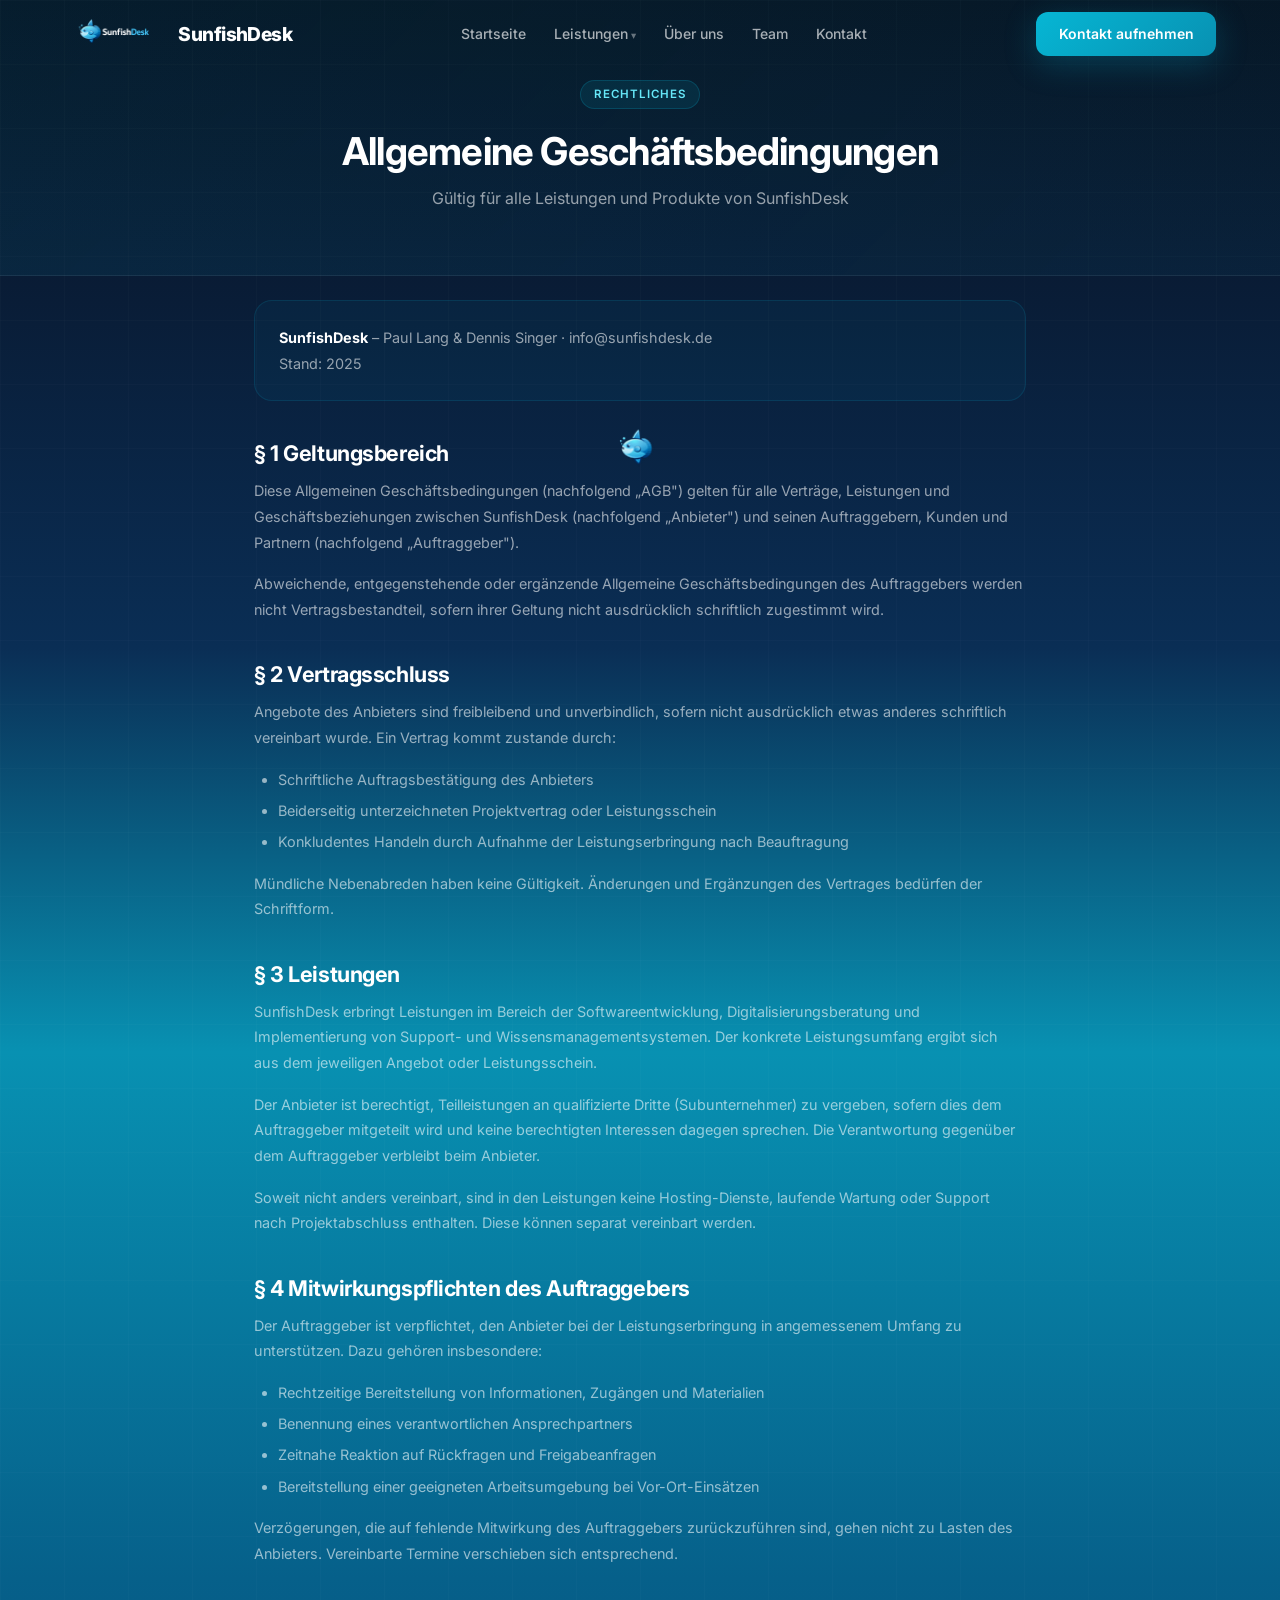
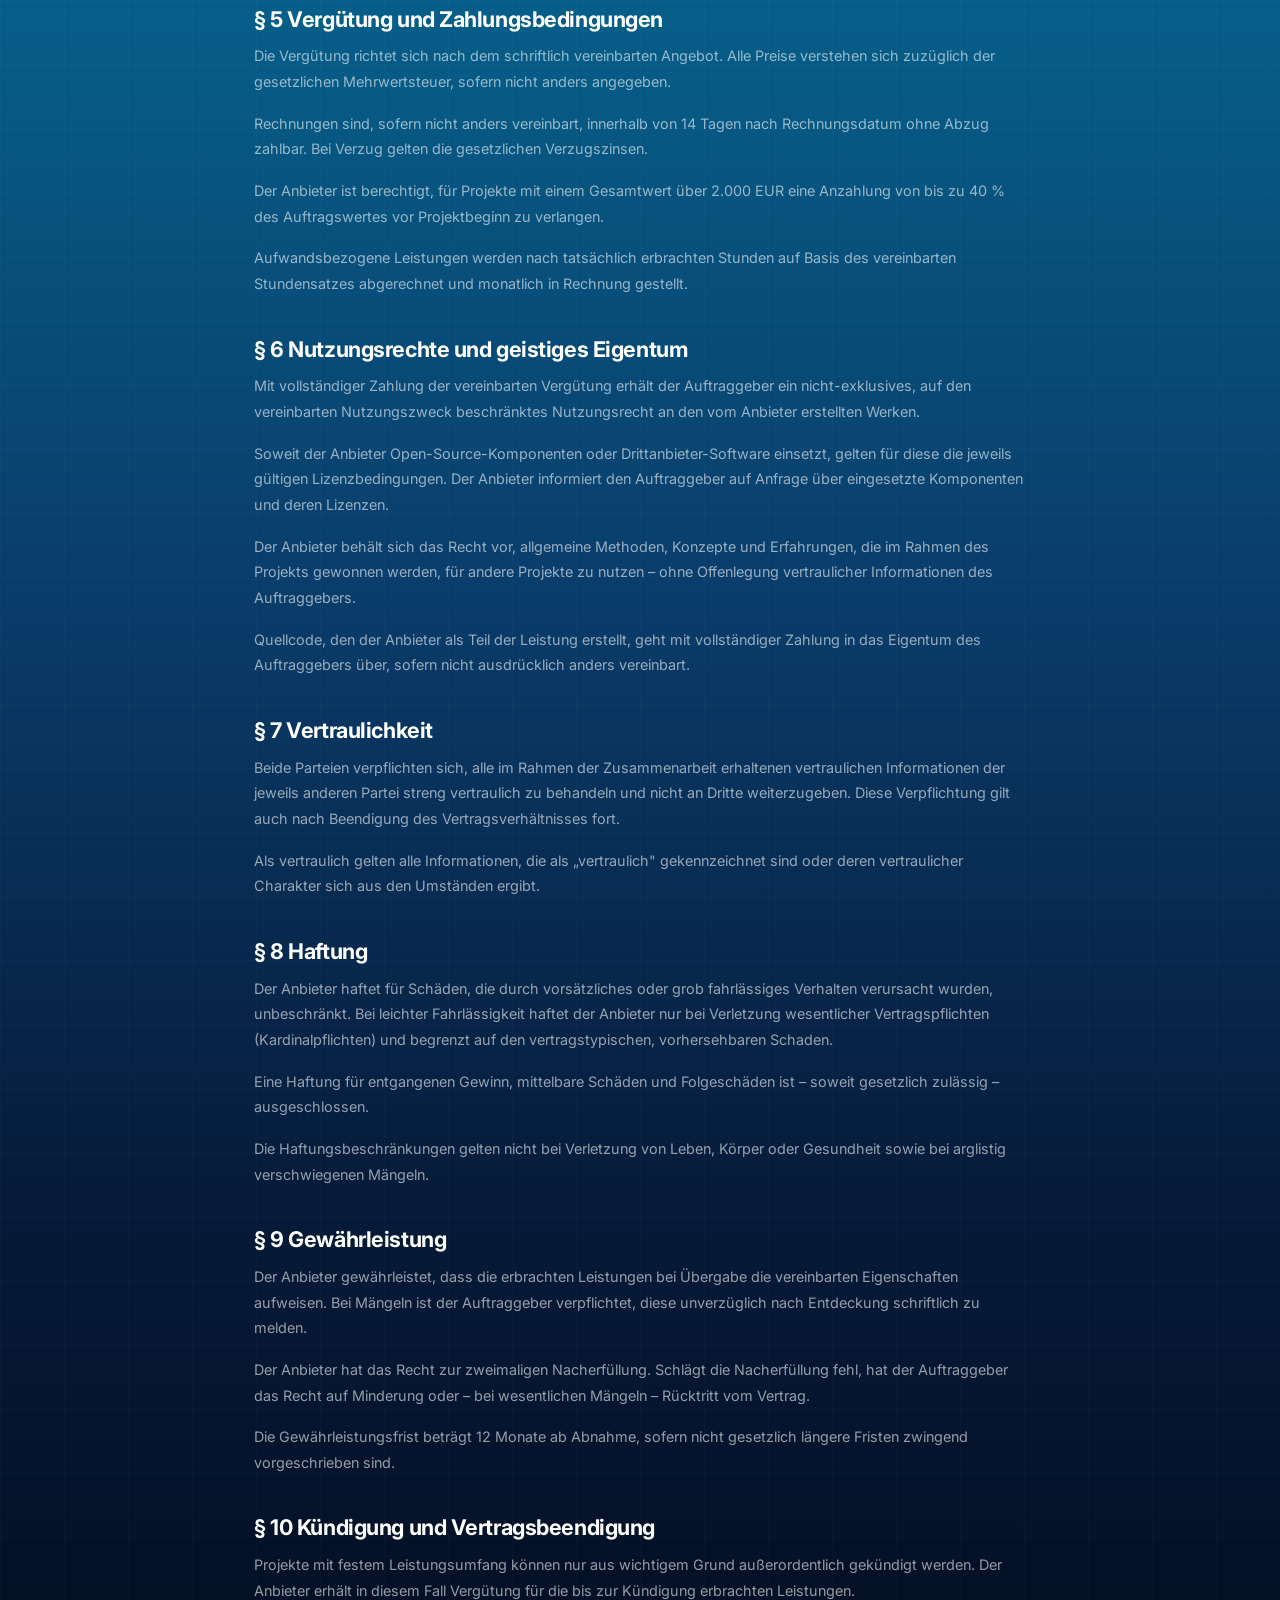
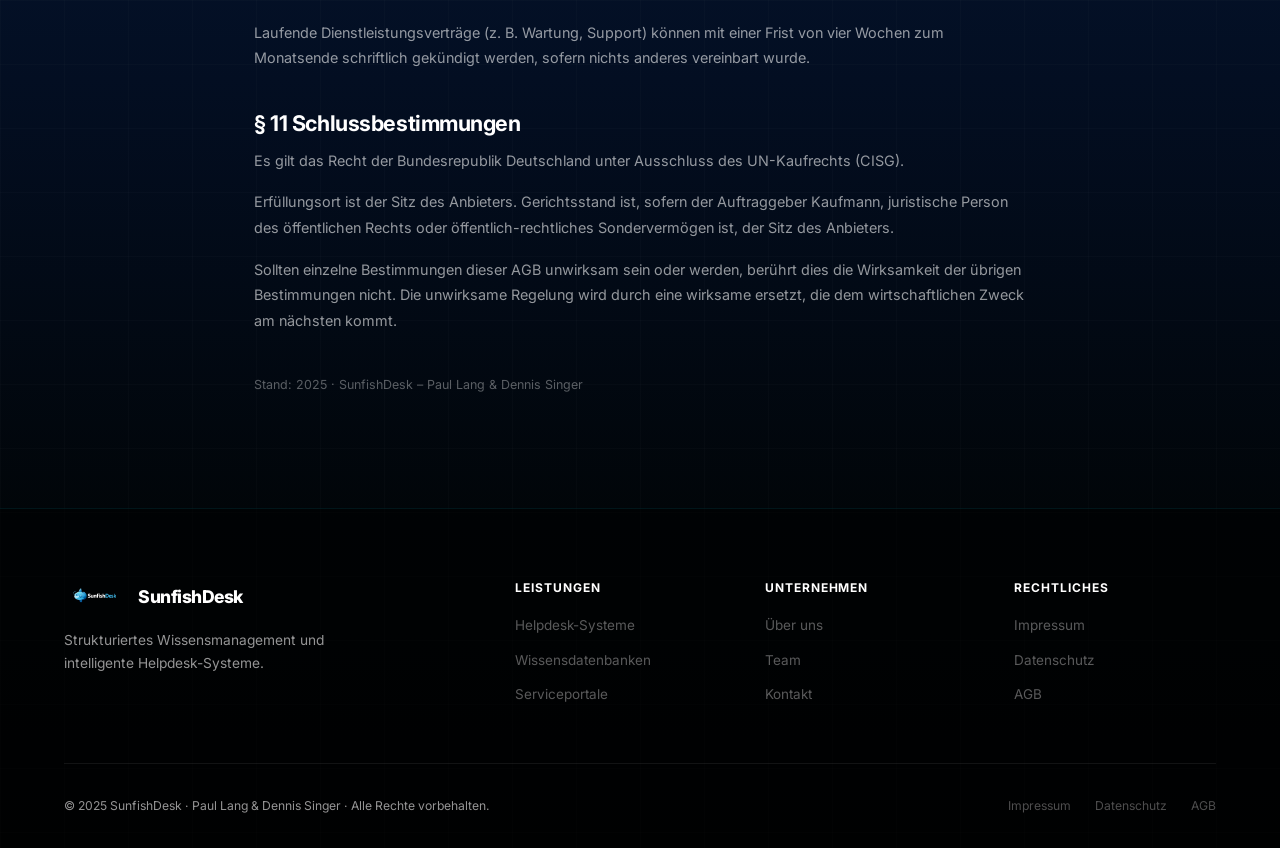
<file: agb.html>
<!DOCTYPE html>
<html lang="de">
<head>
  <meta charset="UTF-8">
  <meta name="viewport" content="width=device-width, initial-scale=1.0">
  <title>AGB – SunfishDesk</title>
  <link rel="preconnect" href="https://fonts.googleapis.com">
  <link href="https://fonts.googleapis.com/css2?family=Inter:wght@300;400;500;600;700;800;900&display=swap" rel="stylesheet">
  <link rel="stylesheet" href="assets/css/styles.css">
</head>

<div id="fish-cursor" data-base="assets/img/"></div>
<script src="assets/js/fish-cursor.js"></script>

<body>

<nav id="nav">
  <div class="nav-inner">
    <a href="index.html" class="nav-logo">
      <img src="assets/img/neues_logo.png" alt="SunfishDesk Logo">
      <span class="nav-logo-text">SunfishDesk</span>
    </a>
    <ul class="nav-links">
      <li><a href="index.html">Startseite</a></li>
      <li class="has-dropdown"><a href="index.html#leistungen">Leistungen</a>
        <ul class="dropdown">
          <li><a href="leistungen/helpdesk-systeme.html">Helpdesk-Systeme</a></li>
          <li><a href="leistungen/wissensdatenbanken.html">Wissensdatenbanken</a></li>
          <li><a href="leistungen/serviceportale.html">Interne Serviceportale</a></li>
          <li><a href="leistungen/prozessdigitalisierung.html">Prozessdigitalisierung</a></li>
          <li><a href="leistungen/support-workflows.html">Support-Workflows</a></li>
          <li><a href="leistungen/automatisierungen.html">Automatisierungen</a></li>
          <li><a href="leistungen/informationsverwaltung.html">Informationsverwaltung</a></li>
          <li><a href="leistungen/individuelle-software.html">Individuelle Software</a></li>
        </ul>
      </li>
      <li><a href="index.html#about">Über uns</a></li>
      <li><a href="index.html#team">Team</a></li>
      <li><a href="kontakt.html">Kontakt</a></li>
    </ul>
    <div class="nav-cta-d"><a href="kontakt.html" class="btn btn-primary" style="padding:.7rem 1.4rem;font-size:.875rem;">Kontakt aufnehmen</a></div>
    <button class="hamburger" id="hbg" aria-label="Menü"><span></span><span></span><span></span></button>
  </div>
</nav>
<div class="mobile-menu" id="mmenu">
  <a href="index.html">Startseite</a>
  <a href="index.html#leistungen">Leistungen</a>
  <a href="index.html#about">Über uns</a>
  <a href="kontakt.html">Kontakt</a>
  <a href="impressum.html">Impressum</a>
  <a href="datenschutz.html">Datenschutz</a>
</div>

<div class="page-hero legal-page">
  <div class="container">
    <span class="label">Rechtliches</span>
    <h1 class="h2">Allgemeine Geschäftsbedingungen</h1>
    <p>Gültig für alle Leistungen und Produkte von SunfishDesk</p>
  </div>
</div>

<div class="legal-content">

  <div class="info-box">
    <p><strong style="color:#fff;">SunfishDesk</strong> – Paul Lang &amp; Dennis Singer · info@sunfishdesk.de<br>
    Stand: 2025</p>
  </div>

  <h2>§ 1 Geltungsbereich</h2>
  <p>Diese Allgemeinen Geschäftsbedingungen (nachfolgend „AGB") gelten für alle Verträge, Leistungen und Geschäftsbeziehungen zwischen SunfishDesk (nachfolgend „Anbieter") und seinen Auftraggebern, Kunden und Partnern (nachfolgend „Auftraggeber").</p>
  <p>Abweichende, entgegenstehende oder ergänzende Allgemeine Geschäftsbedingungen des Auftraggebers werden nicht Vertragsbestandteil, sofern ihrer Geltung nicht ausdrücklich schriftlich zugestimmt wird.</p>

  <h2>§ 2 Vertragsschluss</h2>
  <p>Angebote des Anbieters sind freibleibend und unverbindlich, sofern nicht ausdrücklich etwas anderes schriftlich vereinbart wurde. Ein Vertrag kommt zustande durch:</p>
  <ul>
    <li>Schriftliche Auftragsbestätigung des Anbieters</li>
    <li>Beiderseitig unterzeichneten Projektvertrag oder Leistungsschein</li>
    <li>Konkludentes Handeln durch Aufnahme der Leistungserbringung nach Beauftragung</li>
  </ul>
  <p>Mündliche Nebenabreden haben keine Gültigkeit. Änderungen und Ergänzungen des Vertrages bedürfen der Schriftform.</p>

  <h2>§ 3 Leistungen</h2>
  <p>SunfishDesk erbringt Leistungen im Bereich der Softwareentwicklung, Digitalisierungsberatung und Implementierung von Support- und Wissensmanagementsystemen. Der konkrete Leistungsumfang ergibt sich aus dem jeweiligen Angebot oder Leistungsschein.</p>
  <p>Der Anbieter ist berechtigt, Teilleistungen an qualifizierte Dritte (Subunternehmer) zu vergeben, sofern dies dem Auftraggeber mitgeteilt wird und keine berechtigten Interessen dagegen sprechen. Die Verantwortung gegenüber dem Auftraggeber verbleibt beim Anbieter.</p>
  <p>Soweit nicht anders vereinbart, sind in den Leistungen keine Hosting-Dienste, laufende Wartung oder Support nach Projektabschluss enthalten. Diese können separat vereinbart werden.</p>

  <h2>§ 4 Mitwirkungspflichten des Auftraggebers</h2>
  <p>Der Auftraggeber ist verpflichtet, den Anbieter bei der Leistungserbringung in angemessenem Umfang zu unterstützen. Dazu gehören insbesondere:</p>
  <ul>
    <li>Rechtzeitige Bereitstellung von Informationen, Zugängen und Materialien</li>
    <li>Benennung eines verantwortlichen Ansprechpartners</li>
    <li>Zeitnahe Reaktion auf Rückfragen und Freigabeanfragen</li>
    <li>Bereitstellung einer geeigneten Arbeitsumgebung bei Vor-Ort-Einsätzen</li>
  </ul>
  <p>Verzögerungen, die auf fehlende Mitwirkung des Auftraggebers zurückzuführen sind, gehen nicht zu Lasten des Anbieters. Vereinbarte Termine verschieben sich entsprechend.</p>

  <h2>§ 5 Vergütung und Zahlungsbedingungen</h2>
  <p>Die Vergütung richtet sich nach dem schriftlich vereinbarten Angebot. Alle Preise verstehen sich zuzüglich der gesetzlichen Mehrwertsteuer, sofern nicht anders angegeben.</p>
  <p>Rechnungen sind, sofern nicht anders vereinbart, innerhalb von 14 Tagen nach Rechnungsdatum ohne Abzug zahlbar. Bei Verzug gelten die gesetzlichen Verzugszinsen.</p>
  <p>Der Anbieter ist berechtigt, für Projekte mit einem Gesamtwert über 2.000 EUR eine Anzahlung von bis zu 40 % des Auftragswertes vor Projektbeginn zu verlangen.</p>
  <p>Aufwandsbezogene Leistungen werden nach tatsächlich erbrachten Stunden auf Basis des vereinbarten Stundensatzes abgerechnet und monatlich in Rechnung gestellt.</p>

  <h2>§ 6 Nutzungsrechte und geistiges Eigentum</h2>
  <p>Mit vollständiger Zahlung der vereinbarten Vergütung erhält der Auftraggeber ein nicht-exklusives, auf den vereinbarten Nutzungszweck beschränktes Nutzungsrecht an den vom Anbieter erstellten Werken.</p>
  <p>Soweit der Anbieter Open-Source-Komponenten oder Drittanbieter-Software einsetzt, gelten für diese die jeweils gültigen Lizenzbedingungen. Der Anbieter informiert den Auftraggeber auf Anfrage über eingesetzte Komponenten und deren Lizenzen.</p>
  <p>Der Anbieter behält sich das Recht vor, allgemeine Methoden, Konzepte und Erfahrungen, die im Rahmen des Projekts gewonnen werden, für andere Projekte zu nutzen – ohne Offenlegung vertraulicher Informationen des Auftraggebers.</p>
  <p>Quellcode, den der Anbieter als Teil der Leistung erstellt, geht mit vollständiger Zahlung in das Eigentum des Auftraggebers über, sofern nicht ausdrücklich anders vereinbart.</p>

  <h2>§ 7 Vertraulichkeit</h2>
  <p>Beide Parteien verpflichten sich, alle im Rahmen der Zusammenarbeit erhaltenen vertraulichen Informationen der jeweils anderen Partei streng vertraulich zu behandeln und nicht an Dritte weiterzugeben. Diese Verpflichtung gilt auch nach Beendigung des Vertragsverhältnisses fort.</p>
  <p>Als vertraulich gelten alle Informationen, die als „vertraulich" gekennzeichnet sind oder deren vertraulicher Charakter sich aus den Umständen ergibt.</p>

  <h2>§ 8 Haftung</h2>
  <p>Der Anbieter haftet für Schäden, die durch vorsätzliches oder grob fahrlässiges Verhalten verursacht wurden, unbeschränkt. Bei leichter Fahrlässigkeit haftet der Anbieter nur bei Verletzung wesentlicher Vertragspflichten (Kardinalpflichten) und begrenzt auf den vertragstypischen, vorhersehbaren Schaden.</p>
  <p>Eine Haftung für entgangenen Gewinn, mittelbare Schäden und Folgeschäden ist – soweit gesetzlich zulässig – ausgeschlossen.</p>
  <p>Die Haftungsbeschränkungen gelten nicht bei Verletzung von Leben, Körper oder Gesundheit sowie bei arglistig verschwiegenen Mängeln.</p>

  <h2>§ 9 Gewährleistung</h2>
  <p>Der Anbieter gewährleistet, dass die erbrachten Leistungen bei Übergabe die vereinbarten Eigenschaften aufweisen. Bei Mängeln ist der Auftraggeber verpflichtet, diese unverzüglich nach Entdeckung schriftlich zu melden.</p>
  <p>Der Anbieter hat das Recht zur zweimaligen Nacherfüllung. Schlägt die Nacherfüllung fehl, hat der Auftraggeber das Recht auf Minderung oder – bei wesentlichen Mängeln – Rücktritt vom Vertrag.</p>
  <p>Die Gewährleistungsfrist beträgt 12 Monate ab Abnahme, sofern nicht gesetzlich längere Fristen zwingend vorgeschrieben sind.</p>

  <h2>§ 10 Kündigung und Vertragsbeendigung</h2>
  <p>Projekte mit festem Leistungsumfang können nur aus wichtigem Grund außerordentlich gekündigt werden. Der Anbieter erhält in diesem Fall Vergütung für die bis zur Kündigung erbrachten Leistungen.</p>
  <p>Laufende Dienstleistungsverträge (z. B. Wartung, Support) können mit einer Frist von vier Wochen zum Monatsende schriftlich gekündigt werden, sofern nichts anderes vereinbart wurde.</p>

  <h2>§ 11 Schlussbestimmungen</h2>
  <p>Es gilt das Recht der Bundesrepublik Deutschland unter Ausschluss des UN-Kaufrechts (CISG).</p>
  <p>Erfüllungsort ist der Sitz des Anbieters. Gerichtsstand ist, sofern der Auftraggeber Kaufmann, juristische Person des öffentlichen Rechts oder öffentlich-rechtliches Sondervermögen ist, der Sitz des Anbieters.</p>
  <p>Sollten einzelne Bestimmungen dieser AGB unwirksam sein oder werden, berührt dies die Wirksamkeit der übrigen Bestimmungen nicht. Die unwirksame Regelung wird durch eine wirksame ersetzt, die dem wirtschaftlichen Zweck am nächsten kommt.</p>

  <p style="margin-top:2.5rem;font-size:.78rem;color:var(--text-faint);">Stand: 2025 · SunfishDesk – Paul Lang &amp; Dennis Singer</p>

</div>

<footer>
  <div class="container">
    <div class="footer-grid">
      <div class="footer-brand"><div class="footer-brand-logo"><img src="assets/img/neues_logo.png" alt="SunfishDesk"><span>SunfishDesk</span></div><p>Strukturiertes Wissensmanagement und intelligente Helpdesk-Systeme.</p></div>
      <div class="footer-col"><h4>Leistungen</h4><ul><li><a href="leistungen/helpdesk-systeme.html">Helpdesk-Systeme</a></li><li><a href="leistungen/wissensdatenbanken.html">Wissensdatenbanken</a></li><li><a href="leistungen/serviceportale.html">Serviceportale</a></li></ul></div>
      <div class="footer-col"><h4>Unternehmen</h4><ul><li><a href="index.html#about">Über uns</a></li><li><a href="index.html#team">Team</a></li><li><a href="kontakt.html">Kontakt</a></li></ul></div>
      <div class="footer-col"><h4>Rechtliches</h4><ul><li><a href="impressum.html">Impressum</a></li><li><a href="datenschutz.html">Datenschutz</a></li><li><a href="agb.html">AGB</a></li></ul></div>
    </div>
    <div class="footer-bottom"><p>© 2025 SunfishDesk · Paul Lang &amp; Dennis Singer · Alle Rechte vorbehalten.</p><div class="footer-links"><a href="impressum.html">Impressum</a><a href="datenschutz.html">Datenschutz</a><a href="agb.html">AGB</a></div></div>
  </div>
</footer>

<script>
  const nav=document.getElementById('nav');
  window.addEventListener('scroll',()=>nav.classList.toggle('scrolled',window.scrollY>20));
  const hbg=document.getElementById('hbg'),mmenu=document.getElementById('mmenu');
  hbg.addEventListener('click',()=>{hbg.classList.toggle('open');mmenu.classList.toggle('open');});
</script>
</body>
</html>
</file>
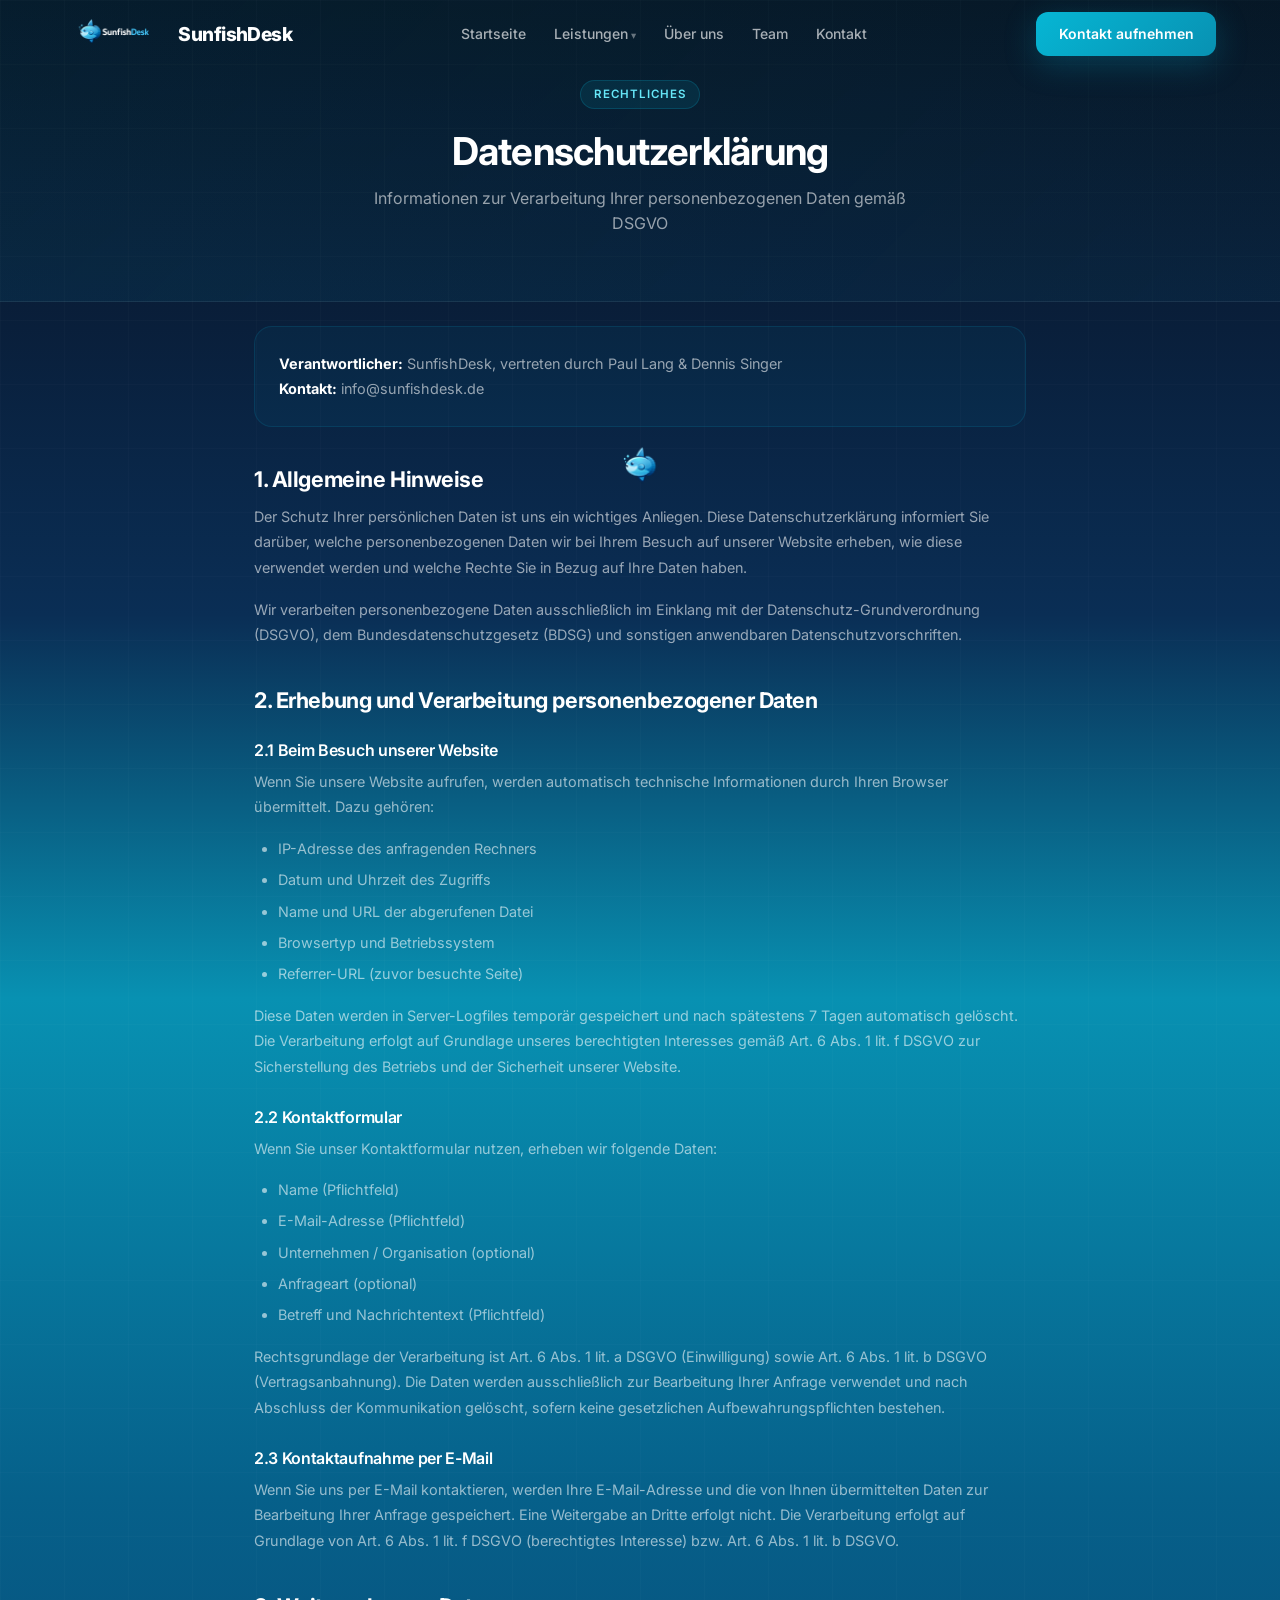
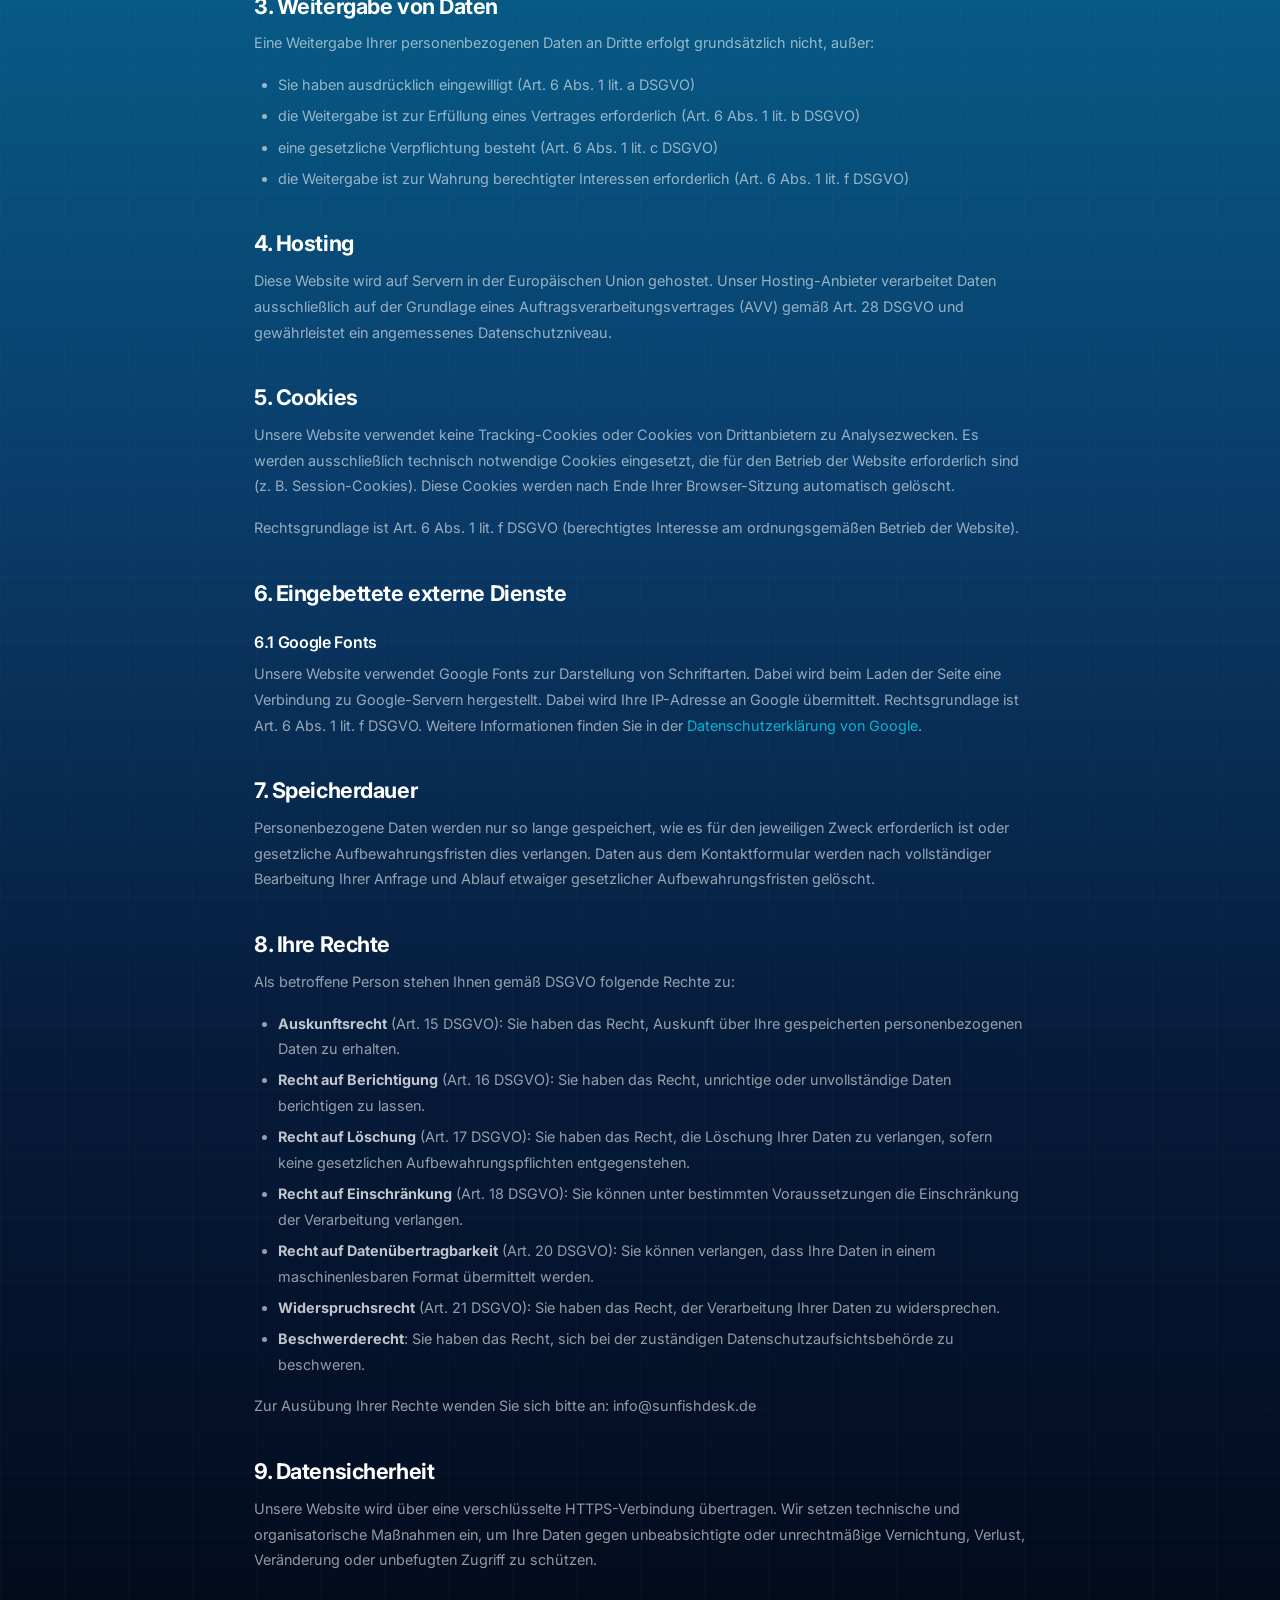
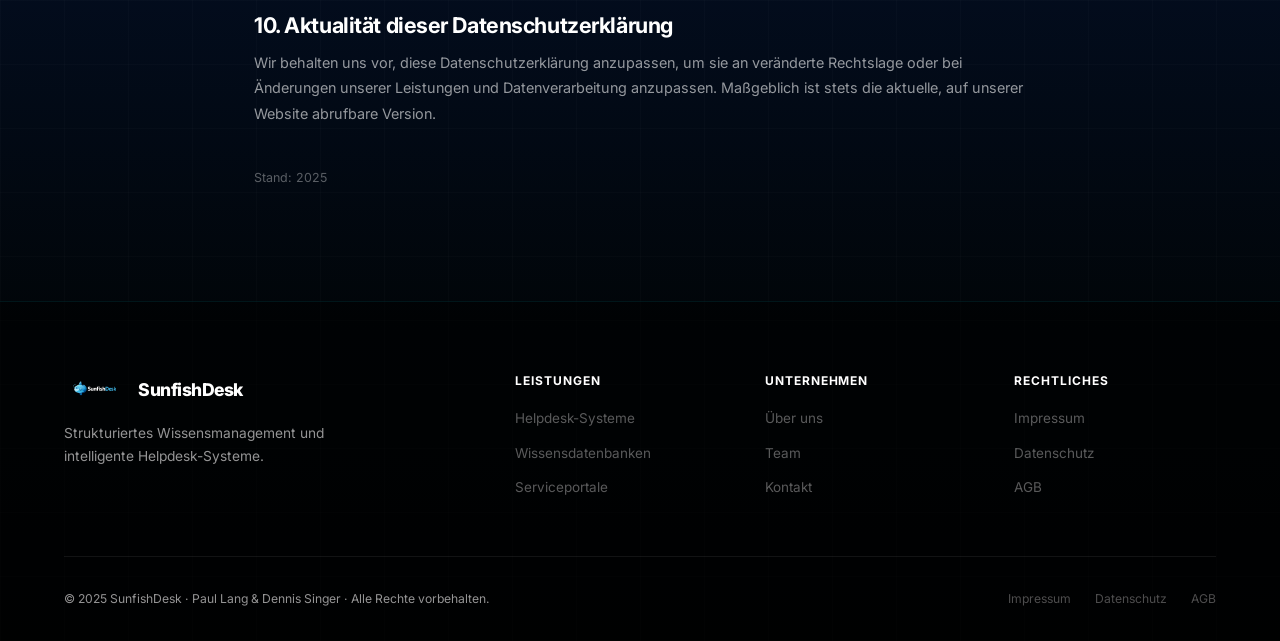
<file: datenschutz.html>
<!DOCTYPE html>
<html lang="de">
<head>
  <meta charset="UTF-8">
  <meta name="viewport" content="width=device-width, initial-scale=1.0">
  <title>Datenschutzerklärung – SunfishDesk</title>
  <link rel="preconnect" href="https://fonts.googleapis.com">
  <link href="https://fonts.googleapis.com/css2?family=Inter:wght@300;400;500;600;700;800;900&display=swap" rel="stylesheet">
  <link rel="stylesheet" href="assets/css/styles.css">
</head>

<div id="fish-cursor" data-base="assets/img/"></div>
<script src="assets/js/fish-cursor.js"></script>

<body>

<nav id="nav">
  <div class="nav-inner">
    <a href="index.html" class="nav-logo">
      <img src="assets/img/neues_logo.png" alt="SunfishDesk Logo">
      <span class="nav-logo-text">SunfishDesk</span>
    </a>
    <ul class="nav-links">
      <li><a href="index.html">Startseite</a></li>
      <li class="has-dropdown"><a href="index.html#leistungen">Leistungen</a>
        <ul class="dropdown">
          <li><a href="leistungen/helpdesk-systeme.html">Helpdesk-Systeme</a></li>
          <li><a href="leistungen/wissensdatenbanken.html">Wissensdatenbanken</a></li>
          <li><a href="leistungen/serviceportale.html">Interne Serviceportale</a></li>
          <li><a href="leistungen/prozessdigitalisierung.html">Prozessdigitalisierung</a></li>
          <li><a href="leistungen/support-workflows.html">Support-Workflows</a></li>
          <li><a href="leistungen/automatisierungen.html">Automatisierungen</a></li>
          <li><a href="leistungen/informationsverwaltung.html">Informationsverwaltung</a></li>
          <li><a href="leistungen/individuelle-software.html">Individuelle Software</a></li>
        </ul>
      </li>
      <li><a href="index.html#about">Über uns</a></li>
      <li><a href="index.html#team">Team</a></li>
      <li><a href="kontakt.html">Kontakt</a></li>
    </ul>
    <div class="nav-cta-d"><a href="kontakt.html" class="btn btn-primary" style="padding:.7rem 1.4rem;font-size:.875rem;">Kontakt aufnehmen</a></div>
    <button class="hamburger" id="hbg" aria-label="Menü"><span></span><span></span><span></span></button>
  </div>
</nav>
<div class="mobile-menu" id="mmenu">
  <a href="index.html">Startseite</a>
  <a href="index.html#leistungen">Leistungen</a>
  <a href="index.html#about">Über uns</a>
  <a href="kontakt.html">Kontakt</a>
  <a href="impressum.html">Impressum</a>
  <a href="datenschutz.html">Datenschutz</a>
</div>

<div class="page-hero legal-page">
  <div class="container">
    <span class="label">Rechtliches</span>
    <h1 class="h2">Datenschutzerklärung</h1>
    <p>Informationen zur Verarbeitung Ihrer personenbezogenen Daten gemäß DSGVO</p>
  </div>
</div>

<div class="legal-content">

  <div class="info-box">
    <p><strong style="color:#fff;">Verantwortlicher:</strong> SunfishDesk, vertreten durch Paul Lang &amp; Dennis Singer<br>
    <strong style="color:#fff;">Kontakt:</strong> info@sunfishdesk.de</p>
  </div>

  <h2>1. Allgemeine Hinweise</h2>
  <p>Der Schutz Ihrer persönlichen Daten ist uns ein wichtiges Anliegen. Diese Datenschutzerklärung informiert Sie darüber, welche personenbezogenen Daten wir bei Ihrem Besuch auf unserer Website erheben, wie diese verwendet werden und welche Rechte Sie in Bezug auf Ihre Daten haben.</p>
  <p>Wir verarbeiten personenbezogene Daten ausschließlich im Einklang mit der Datenschutz-Grundverordnung (DSGVO), dem Bundesdatenschutzgesetz (BDSG) und sonstigen anwendbaren Datenschutzvorschriften.</p>

  <h2>2. Erhebung und Verarbeitung personenbezogener Daten</h2>

  <h3>2.1 Beim Besuch unserer Website</h3>
  <p>Wenn Sie unsere Website aufrufen, werden automatisch technische Informationen durch Ihren Browser übermittelt. Dazu gehören:</p>
  <ul>
    <li>IP-Adresse des anfragenden Rechners</li>
    <li>Datum und Uhrzeit des Zugriffs</li>
    <li>Name und URL der abgerufenen Datei</li>
    <li>Browsertyp und Betriebssystem</li>
    <li>Referrer-URL (zuvor besuchte Seite)</li>
  </ul>
  <p>Diese Daten werden in Server-Logfiles temporär gespeichert und nach spätestens 7 Tagen automatisch gelöscht. Die Verarbeitung erfolgt auf Grundlage unseres berechtigten Interesses gemäß Art. 6 Abs. 1 lit. f DSGVO zur Sicherstellung des Betriebs und der Sicherheit unserer Website.</p>

  <h3>2.2 Kontaktformular</h3>
  <p>Wenn Sie unser Kontaktformular nutzen, erheben wir folgende Daten:</p>
  <ul>
    <li>Name (Pflichtfeld)</li>
    <li>E-Mail-Adresse (Pflichtfeld)</li>
    <li>Unternehmen / Organisation (optional)</li>
    <li>Anfrageart (optional)</li>
    <li>Betreff und Nachrichtentext (Pflichtfeld)</li>
  </ul>
  <p>Rechtsgrundlage der Verarbeitung ist Art. 6 Abs. 1 lit. a DSGVO (Einwilligung) sowie Art. 6 Abs. 1 lit. b DSGVO (Vertragsanbahnung). Die Daten werden ausschließlich zur Bearbeitung Ihrer Anfrage verwendet und nach Abschluss der Kommunikation gelöscht, sofern keine gesetzlichen Aufbewahrungspflichten bestehen.</p>

  <h3>2.3 Kontaktaufnahme per E-Mail</h3>
  <p>Wenn Sie uns per E-Mail kontaktieren, werden Ihre E-Mail-Adresse und die von Ihnen übermittelten Daten zur Bearbeitung Ihrer Anfrage gespeichert. Eine Weitergabe an Dritte erfolgt nicht. Die Verarbeitung erfolgt auf Grundlage von Art. 6 Abs. 1 lit. f DSGVO (berechtigtes Interesse) bzw. Art. 6 Abs. 1 lit. b DSGVO.</p>

  <h2>3. Weitergabe von Daten</h2>
  <p>Eine Weitergabe Ihrer personenbezogenen Daten an Dritte erfolgt grundsätzlich nicht, außer:</p>
  <ul>
    <li>Sie haben ausdrücklich eingewilligt (Art. 6 Abs. 1 lit. a DSGVO)</li>
    <li>die Weitergabe ist zur Erfüllung eines Vertrages erforderlich (Art. 6 Abs. 1 lit. b DSGVO)</li>
    <li>eine gesetzliche Verpflichtung besteht (Art. 6 Abs. 1 lit. c DSGVO)</li>
    <li>die Weitergabe ist zur Wahrung berechtigter Interessen erforderlich (Art. 6 Abs. 1 lit. f DSGVO)</li>
  </ul>

  <h2>4. Hosting</h2>
  <p>Diese Website wird auf Servern in der Europäischen Union gehostet. Unser Hosting-Anbieter verarbeitet Daten ausschließlich auf der Grundlage eines Auftragsverarbeitungsvertrages (AVV) gemäß Art. 28 DSGVO und gewährleistet ein angemessenes Datenschutzniveau.</p>

  <h2>5. Cookies</h2>
  <p>Unsere Website verwendet keine Tracking-Cookies oder Cookies von Drittanbietern zu Analysezwecken. Es werden ausschließlich technisch notwendige Cookies eingesetzt, die für den Betrieb der Website erforderlich sind (z. B. Session-Cookies). Diese Cookies werden nach Ende Ihrer Browser-Sitzung automatisch gelöscht.</p>
  <p>Rechtsgrundlage ist Art. 6 Abs. 1 lit. f DSGVO (berechtigtes Interesse am ordnungsgemäßen Betrieb der Website).</p>

  <h2>6. Eingebettete externe Dienste</h2>

  <h3>6.1 Google Fonts</h3>
  <p>Unsere Website verwendet Google Fonts zur Darstellung von Schriftarten. Dabei wird beim Laden der Seite eine Verbindung zu Google-Servern hergestellt. Dabei wird Ihre IP-Adresse an Google übermittelt. Rechtsgrundlage ist Art. 6 Abs. 1 lit. f DSGVO. Weitere Informationen finden Sie in der <a href="https://policies.google.com/privacy" target="_blank" rel="noopener">Datenschutzerklärung von Google</a>.</p>

  <h2>7. Speicherdauer</h2>
  <p>Personenbezogene Daten werden nur so lange gespeichert, wie es für den jeweiligen Zweck erforderlich ist oder gesetzliche Aufbewahrungsfristen dies verlangen. Daten aus dem Kontaktformular werden nach vollständiger Bearbeitung Ihrer Anfrage und Ablauf etwaiger gesetzlicher Aufbewahrungsfristen gelöscht.</p>

  <h2>8. Ihre Rechte</h2>
  <p>Als betroffene Person stehen Ihnen gemäß DSGVO folgende Rechte zu:</p>
  <ul>
    <li><strong style="color:rgba(255,255,255,.75);">Auskunftsrecht</strong> (Art. 15 DSGVO): Sie haben das Recht, Auskunft über Ihre gespeicherten personenbezogenen Daten zu erhalten.</li>
    <li><strong style="color:rgba(255,255,255,.75);">Recht auf Berichtigung</strong> (Art. 16 DSGVO): Sie haben das Recht, unrichtige oder unvollständige Daten berichtigen zu lassen.</li>
    <li><strong style="color:rgba(255,255,255,.75);">Recht auf Löschung</strong> (Art. 17 DSGVO): Sie haben das Recht, die Löschung Ihrer Daten zu verlangen, sofern keine gesetzlichen Aufbewahrungspflichten entgegenstehen.</li>
    <li><strong style="color:rgba(255,255,255,.75);">Recht auf Einschränkung</strong> (Art. 18 DSGVO): Sie können unter bestimmten Voraussetzungen die Einschränkung der Verarbeitung verlangen.</li>
    <li><strong style="color:rgba(255,255,255,.75);">Recht auf Datenübertragbarkeit</strong> (Art. 20 DSGVO): Sie können verlangen, dass Ihre Daten in einem maschinenlesbaren Format übermittelt werden.</li>
    <li><strong style="color:rgba(255,255,255,.75);">Widerspruchsrecht</strong> (Art. 21 DSGVO): Sie haben das Recht, der Verarbeitung Ihrer Daten zu widersprechen.</li>
    <li><strong style="color:rgba(255,255,255,.75);">Beschwerderecht</strong>: Sie haben das Recht, sich bei der zuständigen Datenschutzaufsichtsbehörde zu beschweren.</li>
  </ul>
  <p>Zur Ausübung Ihrer Rechte wenden Sie sich bitte an: info@sunfishdesk.de</p>

  <h2>9. Datensicherheit</h2>
  <p>Unsere Website wird über eine verschlüsselte HTTPS-Verbindung übertragen. Wir setzen technische und organisatorische Maßnahmen ein, um Ihre Daten gegen unbeabsichtigte oder unrechtmäßige Vernichtung, Verlust, Veränderung oder unbefugten Zugriff zu schützen.</p>

  <h2>10. Aktualität dieser Datenschutzerklärung</h2>
  <p>Wir behalten uns vor, diese Datenschutzerklärung anzupassen, um sie an veränderte Rechtslage oder bei Änderungen unserer Leistungen und Datenverarbeitung anzupassen. Maßgeblich ist stets die aktuelle, auf unserer Website abrufbare Version.</p>

  <p style="margin-top:2.5rem;font-size:.78rem;color:var(--text-faint);">Stand: 2025</p>

</div>

<footer>
  <div class="container">
    <div class="footer-grid">
      <div class="footer-brand"><div class="footer-brand-logo"><img src="assets/img/neues_logo.png" alt="SunfishDesk"><span>SunfishDesk</span></div><p>Strukturiertes Wissensmanagement und intelligente Helpdesk-Systeme.</p></div>
      <div class="footer-col"><h4>Leistungen</h4><ul><li><a href="leistungen/helpdesk-systeme.html">Helpdesk-Systeme</a></li><li><a href="leistungen/wissensdatenbanken.html">Wissensdatenbanken</a></li><li><a href="leistungen/serviceportale.html">Serviceportale</a></li></ul></div>
      <div class="footer-col"><h4>Unternehmen</h4><ul><li><a href="index.html#about">Über uns</a></li><li><a href="index.html#team">Team</a></li><li><a href="kontakt.html">Kontakt</a></li></ul></div>
      <div class="footer-col"><h4>Rechtliches</h4><ul><li><a href="impressum.html">Impressum</a></li><li><a href="datenschutz.html">Datenschutz</a></li><li><a href="agb.html">AGB</a></li></ul></div>
    </div>
    <div class="footer-bottom"><p>© 2025 SunfishDesk · Paul Lang &amp; Dennis Singer · Alle Rechte vorbehalten.</p><div class="footer-links"><a href="impressum.html">Impressum</a><a href="datenschutz.html">Datenschutz</a><a href="agb.html">AGB</a></div></div>
  </div>
</footer>

<script>
  const nav=document.getElementById('nav');
  window.addEventListener('scroll',()=>nav.classList.toggle('scrolled',window.scrollY>20));
  const hbg=document.getElementById('hbg'),mmenu=document.getElementById('mmenu');
  hbg.addEventListener('click',()=>{hbg.classList.toggle('open');mmenu.classList.toggle('open');});
</script>
</body>
</html>
</file>
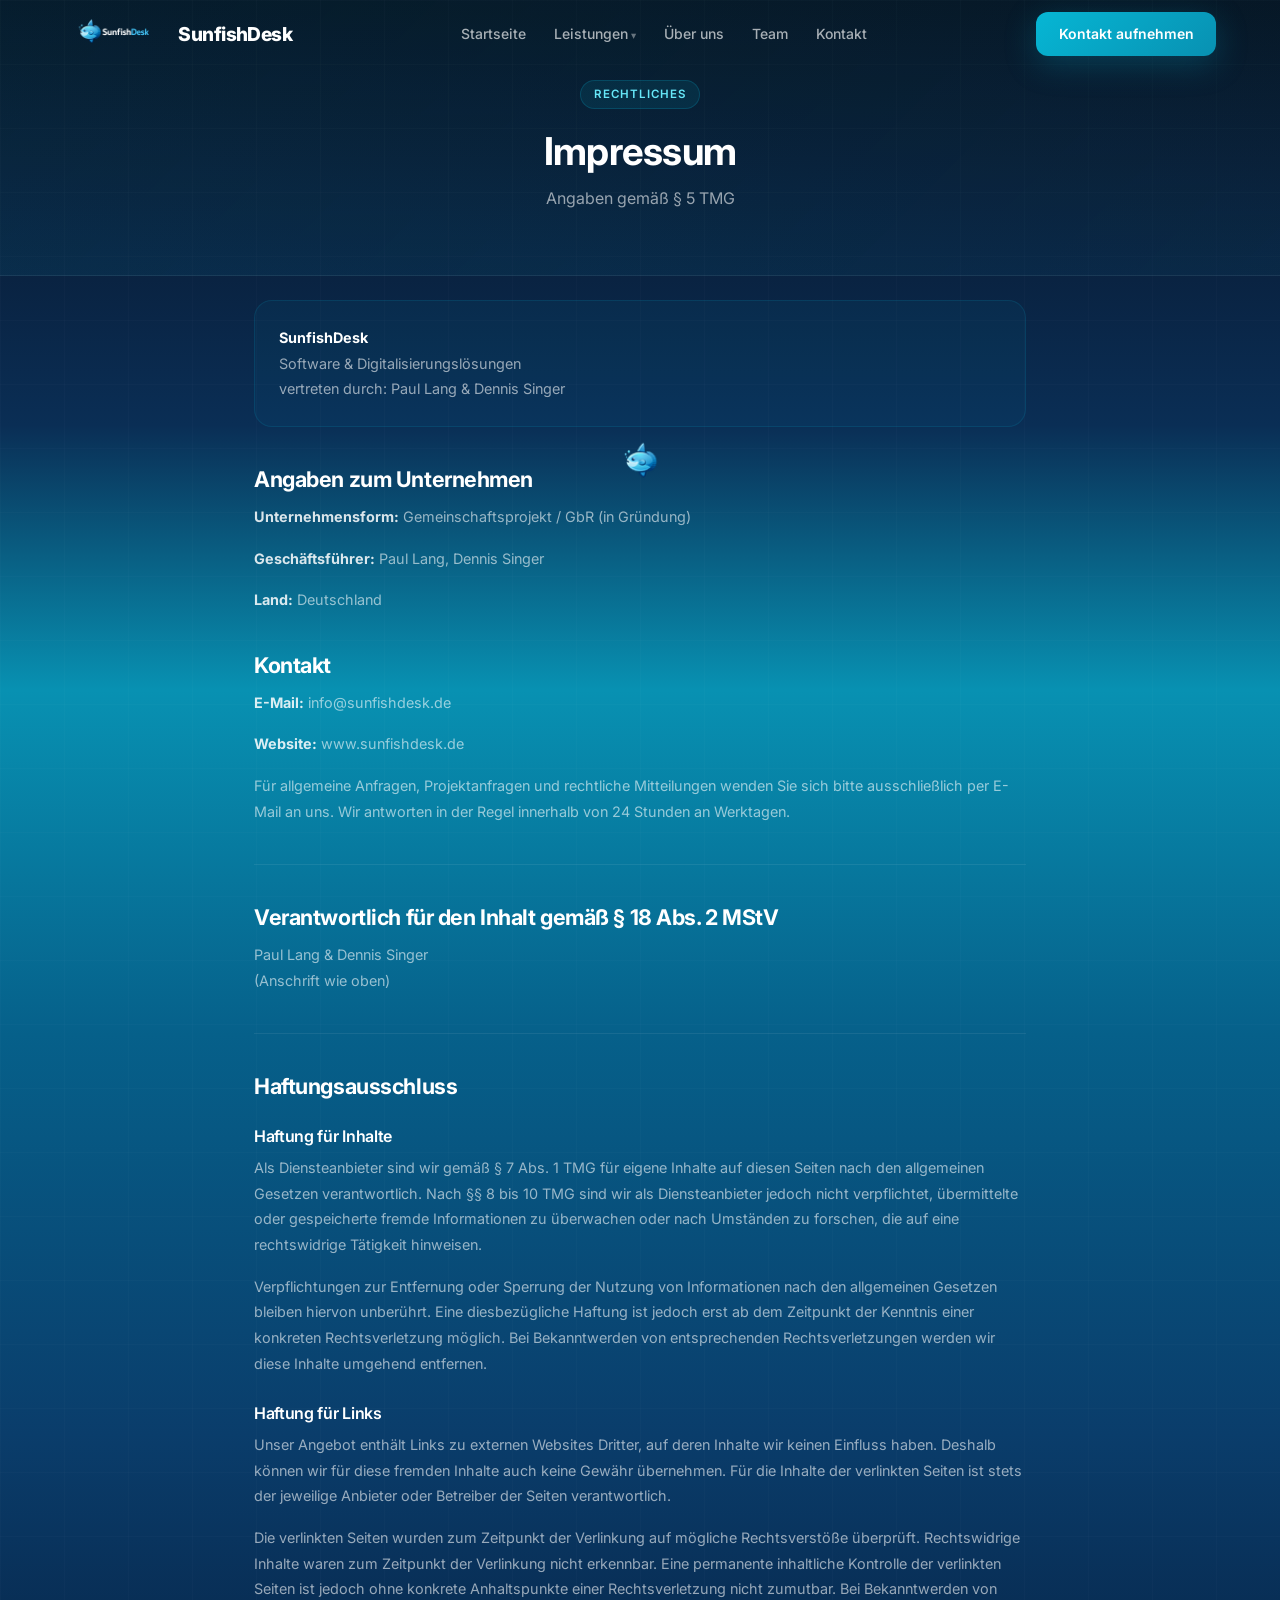
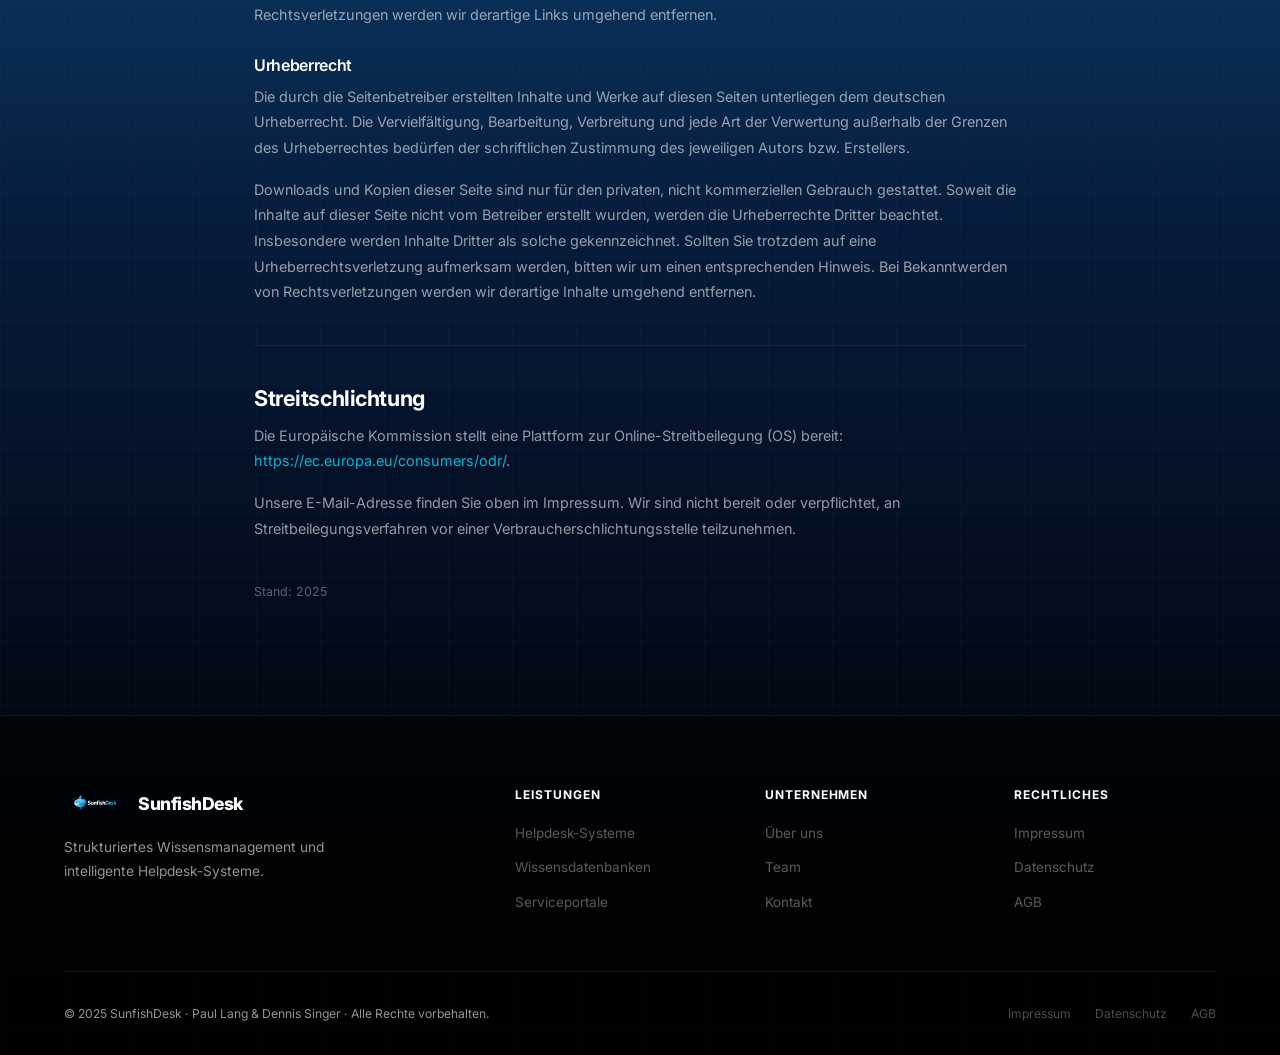
<file: impressum.html>
<!DOCTYPE html>
<html lang="de">
<head>
  <meta charset="UTF-8">
  <meta name="viewport" content="width=device-width, initial-scale=1.0">
  <title>Impressum – SunfishDesk</title>
  <link rel="preconnect" href="https://fonts.googleapis.com">
  <link href="https://fonts.googleapis.com/css2?family=Inter:wght@300;400;500;600;700;800;900&display=swap" rel="stylesheet">
  <link rel="stylesheet" href="assets/css/styles.css">
</head>

<div id="fish-cursor" data-base="assets/img/"></div>
<script src="assets/js/fish-cursor.js"></script>

<body>

<nav id="nav">
  <div class="nav-inner">
    <a href="index.html" class="nav-logo">
      <img src="assets/img/neues_logo.png" alt="SunfishDesk Logo">
      <span class="nav-logo-text">SunfishDesk</span>
    </a>
    <ul class="nav-links">
      <li><a href="index.html">Startseite</a></li>
      <li class="has-dropdown"><a href="index.html#leistungen">Leistungen</a>
        <ul class="dropdown">
          <li><a href="leistungen/helpdesk-systeme.html">Helpdesk-Systeme</a></li>
          <li><a href="leistungen/wissensdatenbanken.html">Wissensdatenbanken</a></li>
          <li><a href="leistungen/serviceportale.html">Interne Serviceportale</a></li>
          <li><a href="leistungen/prozessdigitalisierung.html">Prozessdigitalisierung</a></li>
          <li><a href="leistungen/support-workflows.html">Support-Workflows</a></li>
          <li><a href="leistungen/automatisierungen.html">Automatisierungen</a></li>
          <li><a href="leistungen/informationsverwaltung.html">Informationsverwaltung</a></li>
          <li><a href="leistungen/individuelle-software.html">Individuelle Software</a></li>
        </ul>
      </li>
      <li><a href="index.html#about">Über uns</a></li>
      <li><a href="index.html#team">Team</a></li>
      <li><a href="kontakt.html">Kontakt</a></li>
    </ul>
    <div class="nav-cta-d"><a href="kontakt.html" class="btn btn-primary" style="padding:.7rem 1.4rem;font-size:.875rem;">Kontakt aufnehmen</a></div>
    <button class="hamburger" id="hbg" aria-label="Menü"><span></span><span></span><span></span></button>
  </div>
</nav>
<div class="mobile-menu" id="mmenu">
  <a href="index.html">Startseite</a>
  <a href="index.html#leistungen">Leistungen</a>
  <a href="index.html#about">Über uns</a>
  <a href="kontakt.html">Kontakt</a>
  <a href="impressum.html">Impressum</a>
  <a href="datenschutz.html">Datenschutz</a>
</div>

<div class="page-hero legal-page">
  <div class="container">
    <span class="label">Rechtliches</span>
    <h1 class="h2">Impressum</h1>
    <p>Angaben gemäß § 5 TMG</p>
  </div>
</div>

<div class="legal-content">

  <div class="info-box">
    <p><strong style="color:#fff;">SunfishDesk</strong><br>
    Software &amp; Digitalisierungslösungen<br>
    vertreten durch: Paul Lang &amp; Dennis Singer</p>
  </div>

  <h2>Angaben zum Unternehmen</h2>
  <p><strong style="color:rgba(255,255,255,.85);">Unternehmensform:</strong> Gemeinschaftsprojekt / GbR (in Gründung)</p>
  <p><strong style="color:rgba(255,255,255,.85);">Geschäftsführer:</strong> Paul Lang, Dennis Singer</p>
  <p><strong style="color:rgba(255,255,255,.85);">Land:</strong> Deutschland</p>

  <h2>Kontakt</h2>
  <p><strong style="color:rgba(255,255,255,.85);">E-Mail:</strong> info@sunfishdesk.de</p>
  <p><strong style="color:rgba(255,255,255,.85);">Website:</strong> www.sunfishdesk.de</p>
  <p>Für allgemeine Anfragen, Projektanfragen und rechtliche Mitteilungen wenden Sie sich bitte ausschließlich per E-Mail an uns. Wir antworten in der Regel innerhalb von 24 Stunden an Werktagen.</p>

  <hr class="legal-divider">

  <h2>Verantwortlich für den Inhalt gemäß § 18 Abs. 2 MStV</h2>
  <p>Paul Lang &amp; Dennis Singer<br>
  (Anschrift wie oben)</p>

  <hr class="legal-divider">

  <h2>Haftungsausschluss</h2>

  <h3>Haftung für Inhalte</h3>
  <p>Als Diensteanbieter sind wir gemäß § 7 Abs. 1 TMG für eigene Inhalte auf diesen Seiten nach den allgemeinen Gesetzen verantwortlich. Nach §§ 8 bis 10 TMG sind wir als Diensteanbieter jedoch nicht verpflichtet, übermittelte oder gespeicherte fremde Informationen zu überwachen oder nach Umständen zu forschen, die auf eine rechtswidrige Tätigkeit hinweisen.</p>
  <p>Verpflichtungen zur Entfernung oder Sperrung der Nutzung von Informationen nach den allgemeinen Gesetzen bleiben hiervon unberührt. Eine diesbezügliche Haftung ist jedoch erst ab dem Zeitpunkt der Kenntnis einer konkreten Rechtsverletzung möglich. Bei Bekanntwerden von entsprechenden Rechtsverletzungen werden wir diese Inhalte umgehend entfernen.</p>

  <h3>Haftung für Links</h3>
  <p>Unser Angebot enthält Links zu externen Websites Dritter, auf deren Inhalte wir keinen Einfluss haben. Deshalb können wir für diese fremden Inhalte auch keine Gewähr übernehmen. Für die Inhalte der verlinkten Seiten ist stets der jeweilige Anbieter oder Betreiber der Seiten verantwortlich.</p>
  <p>Die verlinkten Seiten wurden zum Zeitpunkt der Verlinkung auf mögliche Rechtsverstöße überprüft. Rechtswidrige Inhalte waren zum Zeitpunkt der Verlinkung nicht erkennbar. Eine permanente inhaltliche Kontrolle der verlinkten Seiten ist jedoch ohne konkrete Anhaltspunkte einer Rechtsverletzung nicht zumutbar. Bei Bekanntwerden von Rechtsverletzungen werden wir derartige Links umgehend entfernen.</p>

  <h3>Urheberrecht</h3>
  <p>Die durch die Seitenbetreiber erstellten Inhalte und Werke auf diesen Seiten unterliegen dem deutschen Urheberrecht. Die Vervielfältigung, Bearbeitung, Verbreitung und jede Art der Verwertung außerhalb der Grenzen des Urheberrechtes bedürfen der schriftlichen Zustimmung des jeweiligen Autors bzw. Erstellers.</p>
  <p>Downloads und Kopien dieser Seite sind nur für den privaten, nicht kommerziellen Gebrauch gestattet. Soweit die Inhalte auf dieser Seite nicht vom Betreiber erstellt wurden, werden die Urheberrechte Dritter beachtet. Insbesondere werden Inhalte Dritter als solche gekennzeichnet. Sollten Sie trotzdem auf eine Urheberrechtsverletzung aufmerksam werden, bitten wir um einen entsprechenden Hinweis. Bei Bekanntwerden von Rechtsverletzungen werden wir derartige Inhalte umgehend entfernen.</p>

  <hr class="legal-divider">

  <h2>Streitschlichtung</h2>
  <p>Die Europäische Kommission stellt eine Plattform zur Online-Streitbeilegung (OS) bereit: <a href="https://ec.europa.eu/consumers/odr/" target="_blank" rel="noopener">https://ec.europa.eu/consumers/odr/</a>.</p>
  <p>Unsere E-Mail-Adresse finden Sie oben im Impressum. Wir sind nicht bereit oder verpflichtet, an Streitbeilegungsverfahren vor einer Verbraucherschlichtungsstelle teilzunehmen.</p>

  <p style="margin-top:2.5rem;font-size:.78rem;color:var(--text-faint);">Stand: 2025</p>

</div>

<footer>
  <div class="container">
    <div class="footer-grid">
      <div class="footer-brand"><div class="footer-brand-logo"><img src="assets/img/neues_logo.png" alt="SunfishDesk"><span>SunfishDesk</span></div><p>Strukturiertes Wissensmanagement und intelligente Helpdesk-Systeme.</p></div>
      <div class="footer-col"><h4>Leistungen</h4><ul><li><a href="leistungen/helpdesk-systeme.html">Helpdesk-Systeme</a></li><li><a href="leistungen/wissensdatenbanken.html">Wissensdatenbanken</a></li><li><a href="leistungen/serviceportale.html">Serviceportale</a></li></ul></div>
      <div class="footer-col"><h4>Unternehmen</h4><ul><li><a href="index.html#about">Über uns</a></li><li><a href="index.html#team">Team</a></li><li><a href="kontakt.html">Kontakt</a></li></ul></div>
      <div class="footer-col"><h4>Rechtliches</h4><ul><li><a href="impressum.html">Impressum</a></li><li><a href="datenschutz.html">Datenschutz</a></li><li><a href="agb.html">AGB</a></li></ul></div>
    </div>
    <div class="footer-bottom"><p>© 2025 SunfishDesk · Paul Lang &amp; Dennis Singer · Alle Rechte vorbehalten.</p><div class="footer-links"><a href="impressum.html">Impressum</a><a href="datenschutz.html">Datenschutz</a><a href="agb.html">AGB</a></div></div>
  </div>
</footer>

<script>
  const nav=document.getElementById('nav');
  window.addEventListener('scroll',()=>nav.classList.toggle('scrolled',window.scrollY>20));
  const hbg=document.getElementById('hbg'),mmenu=document.getElementById('mmenu');
  hbg.addEventListener('click',()=>{hbg.classList.toggle('open');mmenu.classList.toggle('open');});
</script>
</body>
</html>
</file>
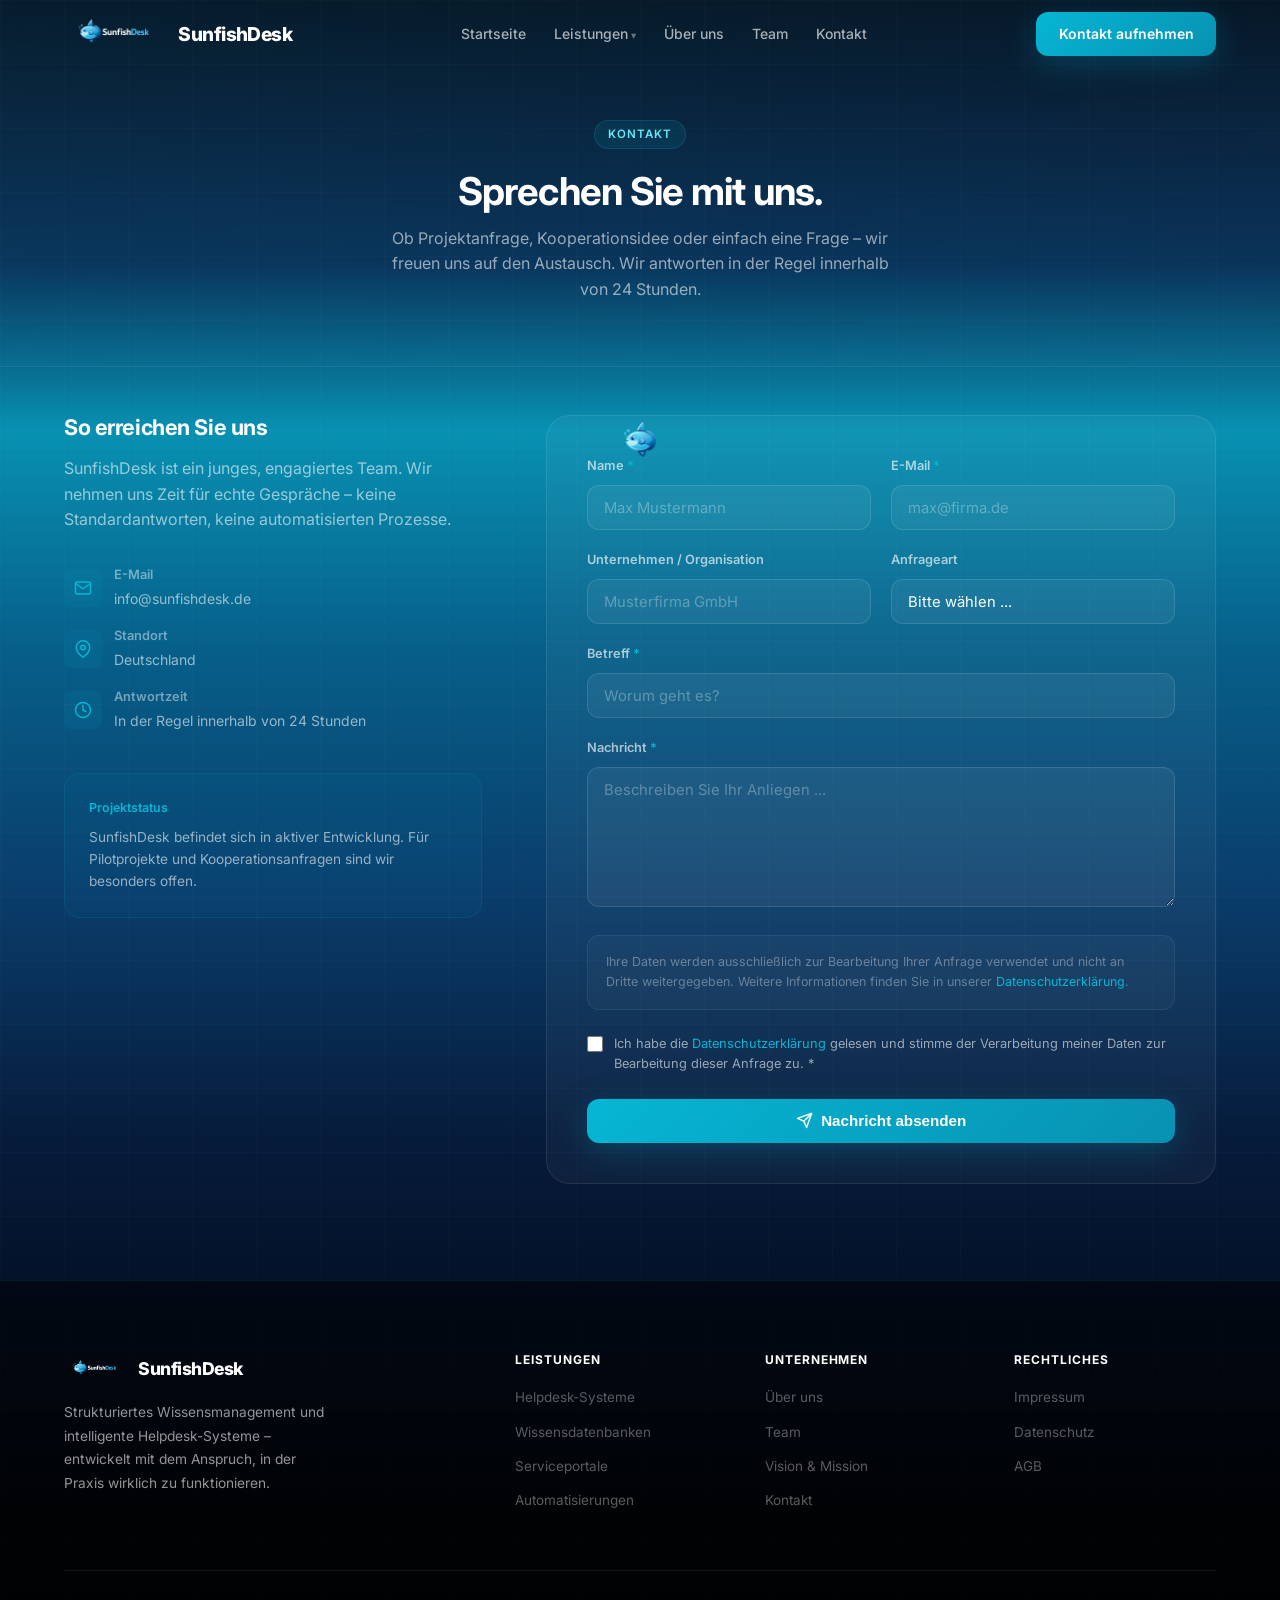
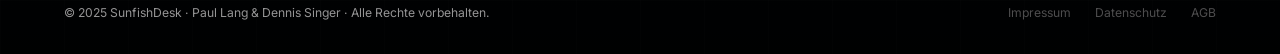
<file: kontakt.html>
<!DOCTYPE html>
<html lang="de">
<head>
  <meta charset="UTF-8">
  <meta name="viewport" content="width=device-width, initial-scale=1.0">
  <title>Kontakt – SunfishDesk</title>
  <meta name="description" content="Nehmen Sie Kontakt mit SunfishDesk auf – für Projektanfragen, Kooperationen und allgemeine Fragen.">
  <link rel="preconnect" href="https://fonts.googleapis.com">
  <link href="https://fonts.googleapis.com/css2?family=Inter:wght@300;400;500;600;700;800;900&display=swap" rel="stylesheet">
  <link rel="stylesheet" href="assets/css/styles.css">
</head>


<div id="fish-cursor" data-base="assets/img/"></div>
<script src="assets/js/fish-cursor.js"></script>

<body>

<nav id="nav">
  <div class="nav-inner">
    <a href="index.html" class="nav-logo">
      <img src="assets/img/neues_logo.png" alt="SunfishDesk Logo">
      <span class="nav-logo-text">SunfishDesk</span>
    </a>
    <ul class="nav-links">
      <li><a href="index.html">Startseite</a></li>
      <li class="has-dropdown">
        <a href="index.html#leistungen">Leistungen</a>
        <ul class="dropdown">
          <li><a href="leistungen/helpdesk-systeme.html">Helpdesk-Systeme</a></li>
          <li><a href="leistungen/wissensdatenbanken.html">Wissensdatenbanken</a></li>
          <li><a href="leistungen/serviceportale.html">Interne Serviceportale</a></li>
          <li><a href="leistungen/prozessdigitalisierung.html">Prozessdigitalisierung</a></li>
          <li><a href="leistungen/support-workflows.html">Support-Workflows</a></li>
          <li><a href="leistungen/automatisierungen.html">Automatisierungen</a></li>
          <li><a href="leistungen/informationsverwaltung.html">Informationsverwaltung</a></li>
          <li><a href="leistungen/individuelle-software.html">Individuelle Software</a></li>
        </ul>
      </li>
      <li><a href="index.html#about">Über uns</a></li>
      <li><a href="index.html#team">Team</a></li>
      <li><a href="kontakt.html" class="active">Kontakt</a></li>
    </ul>
    <div class="nav-cta-d">
      <a href="kontakt.html" class="btn btn-primary" style="padding:.7rem 1.4rem;font-size:.875rem;">Kontakt aufnehmen</a>
    </div>
    <button class="hamburger" id="hbg" aria-label="Menü"><span></span><span></span><span></span></button>
  </div>
</nav>

<div class="mobile-menu" id="mmenu">
  <a href="index.html">Startseite</a>
  <span class="mm-section">Leistungen</span>
  <a href="leistungen/helpdesk-systeme.html">→ Helpdesk-Systeme</a>
  <a href="leistungen/wissensdatenbanken.html">→ Wissensdatenbanken</a>
  <a href="leistungen/serviceportale.html">→ Serviceportale</a>
  <a href="leistungen/prozessdigitalisierung.html">→ Prozessdigitalisierung</a>
  <a href="leistungen/support-workflows.html">→ Support-Workflows</a>
  <a href="leistungen/automatisierungen.html">→ Automatisierungen</a>
  <a href="index.html#about">Über uns</a>
  <a href="index.html#team">Team</a>
  <a href="kontakt.html">Kontakt</a>
</div>

<!-- Page Hero -->
<div class="page-hero contact-page" style="padding-top:120px;">
  <div class="container">
    <span class="label">Kontakt</span>
    <h1 class="h2" style="margin-bottom:.75rem;">Sprechen Sie mit uns.</h1>
    <p style="max-width:520px;margin:0 auto;">Ob Projektanfrage, Kooperationsidee oder einfach eine Frage – wir freuen uns auf den Austausch. Wir antworten in der Regel innerhalb von 24 Stunden.</p>
  </div>
</div>

<div class="section" style="padding-top:3rem;">
  <div class="container">
    <div class="contact-grid">

      <!-- Info sidebar -->
      <div class="reveal">
        <h2 class="h3" style="color:#fff;margin-bottom:1rem;">So erreichen Sie uns</h2>
        <p style="margin-bottom:2rem;">SunfishDesk ist ein junges, engagiertes Team. Wir nehmen uns Zeit für echte Gespräche – keine Standardantworten, keine automatisierten Prozesse.</p>

        <div class="contact-detail">
          <div class="contact-detail-icon">
            <svg width="18" height="18" fill="none" stroke="currentColor" stroke-width="2" stroke-linecap="round" stroke-linejoin="round" viewBox="0 0 24 24"><path d="M4 4h16c1.1 0 2 .9 2 2v12c0 1.1-.9 2-2 2H4c-1.1 0-2-.9-2-2V6c0-1.1.9-2 2-2z"/><polyline points="22,6 12,13 2,6"/></svg>
          </div>
          <div>
            <div style="font-size:.8rem;font-weight:600;color:rgba(255,255,255,.45);margin-bottom:.15rem;">E-Mail</div>
            <p>info@sunfishdesk.de</p>
          </div>
        </div>

        <div class="contact-detail">
          <div class="contact-detail-icon">
            <svg width="18" height="18" fill="none" stroke="currentColor" stroke-width="2" stroke-linecap="round" stroke-linejoin="round" viewBox="0 0 24 24"><path d="M21 10c0 7-9 13-9 13s-9-6-9-13a9 9 0 0 1 18 0z"/><circle cx="12" cy="10" r="3"/></svg>
          </div>
          <div>
            <div style="font-size:.8rem;font-weight:600;color:rgba(255,255,255,.45);margin-bottom:.15rem;">Standort</div>
            <p>Deutschland</p>
          </div>
        </div>

        <div class="contact-detail">
          <div class="contact-detail-icon">
            <svg width="18" height="18" fill="none" stroke="currentColor" stroke-width="2" stroke-linecap="round" stroke-linejoin="round" viewBox="0 0 24 24"><circle cx="12" cy="12" r="10"/><polyline points="12 6 12 12 16 14"/></svg>
          </div>
          <div>
            <div style="font-size:.8rem;font-weight:600;color:rgba(255,255,255,.45);margin-bottom:.15rem;">Antwortzeit</div>
            <p>In der Regel innerhalb von 24 Stunden</p>
          </div>
        </div>

        <div style="margin-top:2.5rem;padding:1.5rem;background:rgba(8,145,178,.07);border:1px solid rgba(8,145,178,.18);border-radius:16px;">
          <div style="font-size:.78rem;font-weight:600;color:var(--cyan);margin-bottom:.6rem;">Projektstatus</div>
          <p style="font-size:.855rem;margin:0;">SunfishDesk befindet sich in aktiver Entwicklung. Für Pilotprojekte und Kooperationsanfragen sind wir besonders offen.</p>
        </div>
      </div>

      <!-- Form -->
      <div class="form-card reveal d1">
        <form id="contactForm" novalidate>
          <!-- Honeypot -->
          <div class="honeypot" aria-hidden="true">
            <input type="text" name="_honey" tabindex="-1" autocomplete="off">
          </div>

          <div class="form-row">
            <div class="form-group">
              <label for="name">Name <span class="req">*</span></label>
              <input type="text" id="name" name="name" placeholder="Max Mustermann" autocomplete="name" required>
              <div class="form-error" id="err-name">Bitte geben Sie Ihren Namen ein.</div>
            </div>
            <div class="form-group">
              <label for="email">E-Mail <span class="req">*</span></label>
              <input type="email" id="email" name="email" placeholder="max@firma.de" autocomplete="email" required>
              <div class="form-error" id="err-email">Bitte geben Sie eine gültige E-Mail-Adresse ein.</div>
            </div>
          </div>

          <div class="form-row">
            <div class="form-group">
              <label for="company">Unternehmen / Organisation</label>
              <input type="text" id="company" name="company" placeholder="Musterfirma GmbH" autocomplete="organization">
            </div>
            <div class="form-group">
              <label for="type">Anfrageart</label>
              <select id="type" name="type">
                <option value="">Bitte wählen ...</option>
                <option value="allgemein">Allgemeine Anfrage</option>
                <option value="projekt">Projektanfrage</option>
                <option value="kooperation">Kooperation</option>
                <option value="support">Support</option>
                <option value="presse">Presse / Medien</option>
              </select>
            </div>
          </div>

          <div class="form-group">
            <label for="subject">Betreff <span class="req">*</span></label>
            <input type="text" id="subject" name="subject" placeholder="Worum geht es?" required>
            <div class="form-error" id="err-subject">Bitte geben Sie einen Betreff ein.</div>
          </div>

          <div class="form-group">
            <label for="message">Nachricht <span class="req">*</span></label>
            <textarea id="message" name="message" placeholder="Beschreiben Sie Ihr Anliegen ..." required></textarea>
            <div class="form-error" id="err-message">Bitte geben Sie eine Nachricht ein.</div>
          </div>

          <div class="form-dsgvo">
            <p>Ihre Daten werden ausschließlich zur Bearbeitung Ihrer Anfrage verwendet und nicht an Dritte weitergegeben. Weitere Informationen finden Sie in unserer <a href="datenschutz.html">Datenschutzerklärung</a>.</p>
          </div>

          <div class="checkbox-wrap">
            <input type="checkbox" id="privacy" name="privacy" required>
            <label for="privacy">Ich habe die <a href="datenschutz.html">Datenschutzerklärung</a> gelesen und stimme der Verarbeitung meiner Daten zur Bearbeitung dieser Anfrage zu. <span class="req">*</span></label>
          </div>
          <div class="form-error" id="err-privacy" style="margin-top:-.75rem;margin-bottom:1rem;">Bitte stimmen Sie der Datenschutzerklärung zu.</div>

          <button type="submit" class="btn btn-primary" style="width:100%;justify-content:center;">
            <svg width="17" height="17" fill="none" stroke="currentColor" stroke-width="2" stroke-linecap="round" stroke-linejoin="round" viewBox="0 0 24 24"><line x1="22" y1="2" x2="11" y2="13"/><polygon points="22 2 15 22 11 13 2 9 22 2"/></svg>
            Nachricht absenden
          </button>
        </form>

        <div class="form-success" id="formSuccess">
          <svg width="32" height="32" fill="none" stroke="#4ade80" stroke-width="2" stroke-linecap="round" stroke-linejoin="round" viewBox="0 0 24 24" style="margin:0 auto .75rem;display:block;"><path d="M22 11.08V12a10 10 0 1 1-5.93-9.14"/><polyline points="22 4 12 14.01 9 11.01"/></svg>
          <p>Vielen Dank für Ihre Nachricht!<br><span style="font-weight:400;color:rgba(255,255,255,.6);font-size:.875rem;">Wir melden uns in der Regel innerhalb von 24 Stunden bei Ihnen.</span></p>
        </div>
      </div>

    </div>
  </div>
</div>

<footer>
  <div class="container">
    <div class="footer-grid">
      <div class="footer-brand">
        <div class="footer-brand-logo"><img src="assets/img/neues_logo.png" alt="SunfishDesk"><span>SunfishDesk</span></div>
        <p>Strukturiertes Wissensmanagement und intelligente Helpdesk-Systeme – entwickelt mit dem Anspruch, in der Praxis wirklich zu funktionieren.</p>
      </div>
      <div class="footer-col"><h4>Leistungen</h4><ul>
        <li><a href="leistungen/helpdesk-systeme.html">Helpdesk-Systeme</a></li>
        <li><a href="leistungen/wissensdatenbanken.html">Wissensdatenbanken</a></li>
        <li><a href="leistungen/serviceportale.html">Serviceportale</a></li>
        <li><a href="leistungen/automatisierungen.html">Automatisierungen</a></li>
      </ul></div>
      <div class="footer-col"><h4>Unternehmen</h4><ul>
        <li><a href="index.html#about">Über uns</a></li>
        <li><a href="index.html#team">Team</a></li>
        <li><a href="index.html#vision">Vision &amp; Mission</a></li>
        <li><a href="kontakt.html">Kontakt</a></li>
      </ul></div>
      <div class="footer-col"><h4>Rechtliches</h4><ul>
        <li><a href="impressum.html">Impressum</a></li>
        <li><a href="datenschutz.html">Datenschutz</a></li>
        <li><a href="agb.html">AGB</a></li>
      </ul></div>
    </div>
    <div class="footer-bottom">
      <p>© 2025 SunfishDesk · Paul Lang &amp; Dennis Singer · Alle Rechte vorbehalten.</p>
      <div class="footer-links"><a href="impressum.html">Impressum</a><a href="datenschutz.html">Datenschutz</a><a href="agb.html">AGB</a></div>
    </div>
  </div>
</footer>

<script>
  const nav=document.getElementById('nav');
  window.addEventListener('scroll',()=>nav.classList.toggle('scrolled',window.scrollY>20));
  const hbg=document.getElementById('hbg'),mmenu=document.getElementById('mmenu');
  hbg.addEventListener('click',()=>{hbg.classList.toggle('open');mmenu.classList.toggle('open');});
  new IntersectionObserver(entries=>entries.forEach(e=>{if(e.isIntersecting)e.target.classList.add('visible');}),{threshold:.1}).observe(document.querySelector('.reveal')||document.body);
  document.querySelectorAll('.reveal').forEach(el=>new IntersectionObserver(entries=>entries.forEach(e=>{if(e.isIntersecting)e.target.classList.add('visible');}),{threshold:.1}).observe(el));

  // Form validation
  document.getElementById('contactForm').addEventListener('submit', function(e) {
    e.preventDefault();
    // Honeypot check
    if (document.querySelector('[name="_honey"]').value) return;

    let valid = true;

    const fields = [
      { id: 'name',    err: 'err-name',    check: v => v.trim().length >= 2 },
      { id: 'email',   err: 'err-email',   check: v => /^[^\s@]+@[^\s@]+\.[^\s@]+$/.test(v.trim()) },
      { id: 'subject', err: 'err-subject', check: v => v.trim().length >= 3 },
      { id: 'message', err: 'err-message', check: v => v.trim().length >= 10 },
    ];

    fields.forEach(({ id, err, check }) => {
      const el = document.getElementById(id);
      const errEl = document.getElementById(err);
      if (!check(el.value)) {
        el.classList.add('error');
        errEl.classList.add('show');
        valid = false;
      } else {
        el.classList.remove('error');
        errEl.classList.remove('show');
      }
    });

    const privacy = document.getElementById('privacy');
    const errPrivacy = document.getElementById('err-privacy');
    if (!privacy.checked) {
      errPrivacy.classList.add('show');
      valid = false;
    } else {
      errPrivacy.classList.remove('show');
    }

    if (valid) {
      document.getElementById('contactForm').style.display = 'none';
      document.getElementById('formSuccess').classList.add('show');
    }
  });

  // Live clear errors
  ['name','email','subject','message'].forEach(id => {
    document.getElementById(id).addEventListener('input', function() {
      this.classList.remove('error');
      document.getElementById('err-' + id).classList.remove('show');
    });
  });
</script>
</body>
</html>
</file>
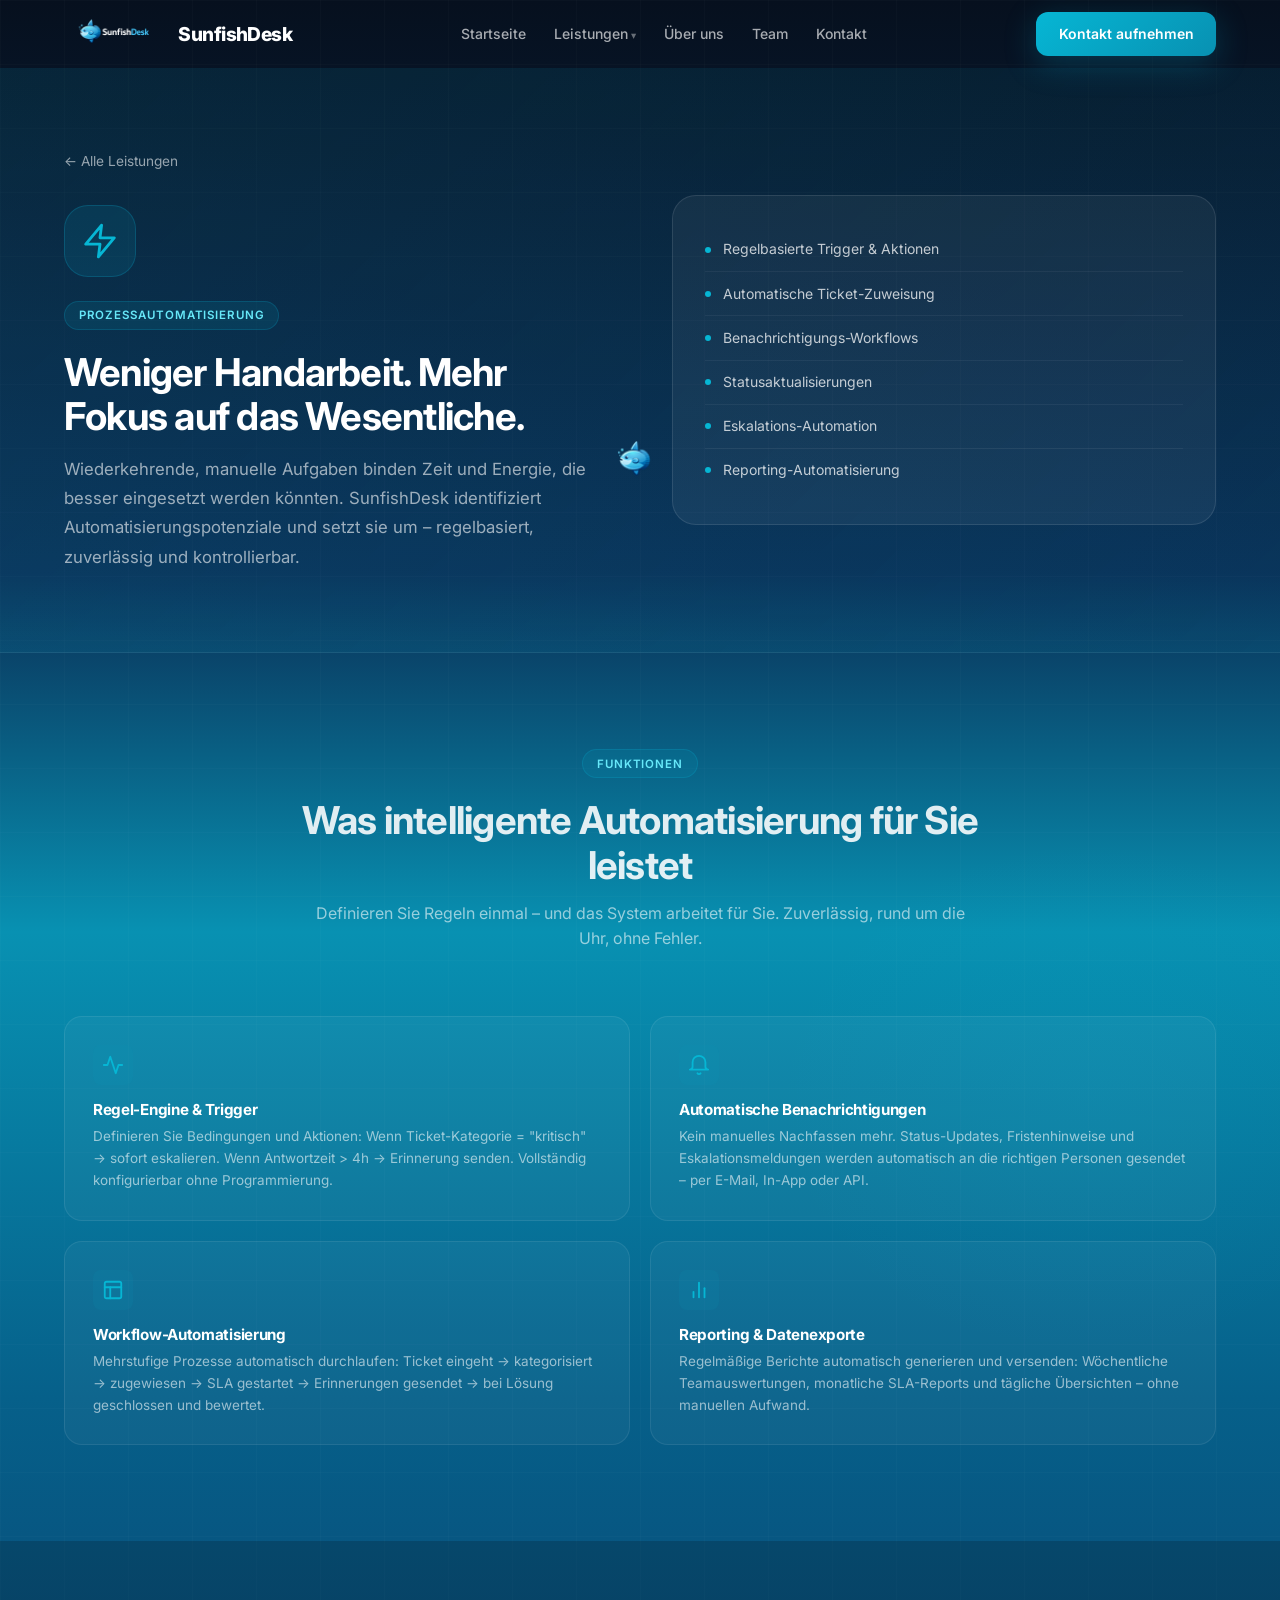
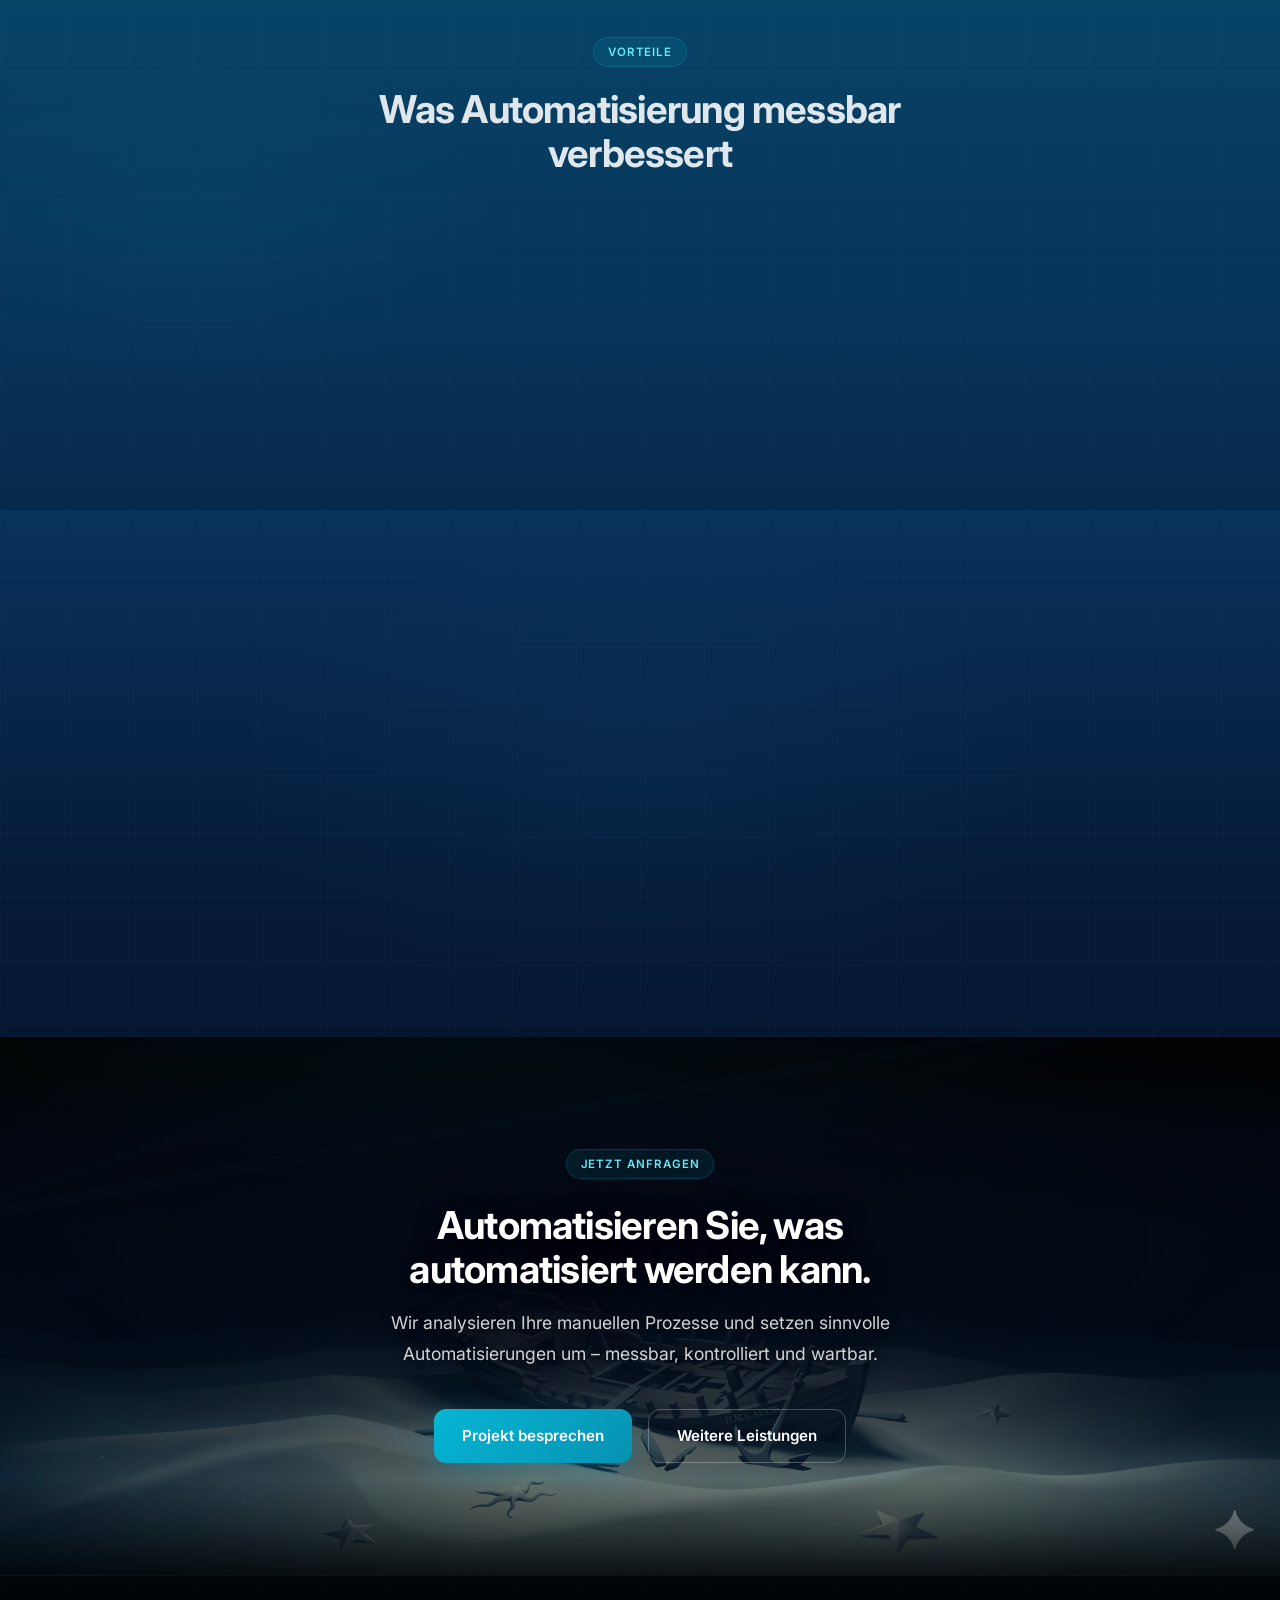
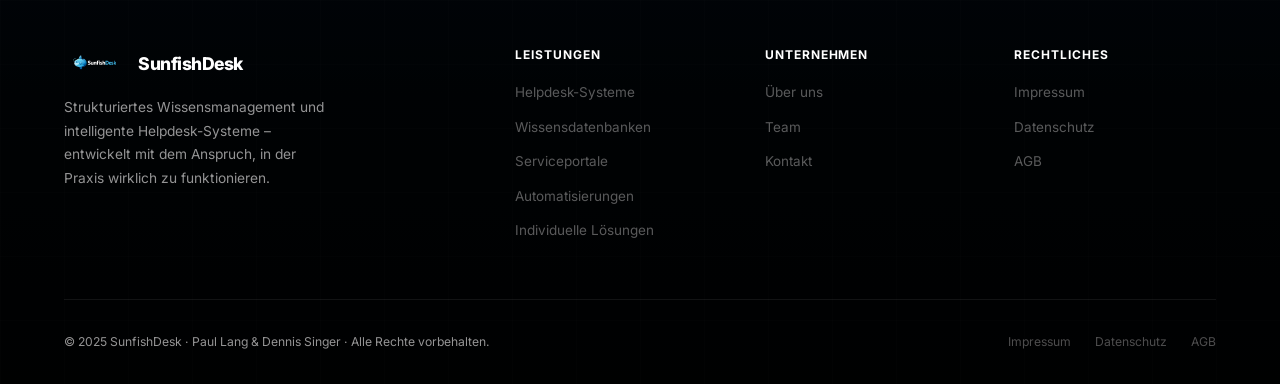
<file: leistungen/automatisierungen.html>
<!DOCTYPE html>
<html lang="de">
<head>
  <meta charset="UTF-8">
  <meta name="viewport" content="width=device-width, initial-scale=1.0">
  <title>Automatisierungen – SunfishDesk</title>
  <link rel="preconnect" href="https://fonts.googleapis.com">
  <link href="https://fonts.googleapis.com/css2?family=Inter:wght@300;400;500;600;700;800;900&display=swap" rel="stylesheet">
  <link rel="stylesheet" href="../assets/css/styles.css">
</head>

<div id="fish-cursor" data-base="../assets/img/"></div>
<script src="../assets/js/fish-cursor.js"></script>

<body class="service-page">

  <nav id="nav">
    <div class="nav-inner">
      <a href="../index.html" class="nav-logo">
        <img src="../assets/img/neues_logo.png" alt="SunfishDesk Logo">
        <span class="nav-logo-text">SunfishDesk</span>
      </a>
      <ul class="nav-links">
        <li><a href="../index.html">Startseite</a></li>
        <li class="has-dropdown"><a href="../index.html#leistungen">Leistungen</a>
          <ul class="dropdown">
            <li><a href="helpdesk-systeme.html">Helpdesk-Systeme</a></li>
            <li><a href="wissensdatenbanken.html">Wissensdatenbanken</a></li>
            <li><a href="serviceportale.html">Interne Serviceportale</a></li>
            <li><a href="prozessdigitalisierung.html">Prozessdigitalisierung</a></li>
            <li><a href="support-workflows.html">Support-Workflows</a></li>
            <li><a href="automatisierungen.html">Automatisierungen</a></li>
            <li><a href="informationsverwaltung.html">Informationsverwaltung</a></li>
            <li><a href="individuelle-software.html">Individuelle Software</a></li>
          </ul>
        </li>
        <li><a href="../index.html#about">Über uns</a></li>
        <li><a href="../index.html#team">Team</a></li>
        <li><a href="../kontakt.html">Kontakt</a></li>
      </ul>
      <div class="nav-cta-d"><a href="../kontakt.html" class="btn btn-primary" style="padding:.7rem 1.4rem;font-size:.875rem;">Kontakt aufnehmen</a></div>
      <button class="hamburger" id="hbg" aria-label="Menü"><span></span><span></span><span></span></button>
    </div>
  </nav>
  <div class="mobile-menu" id="mmenu">
    <a href="../index.html">Startseite</a>
    <span class="mm-section">Leistungen</span>
    <a href="helpdesk-systeme.html">→ Helpdesk-Systeme</a>
    <a href="wissensdatenbanken.html">→ Wissensdatenbanken</a>
    <a href="serviceportale.html">→ Serviceportale</a>
    <a href="prozessdigitalisierung.html">→ Prozessdigitalisierung</a>
    <a href="support-workflows.html">→ Support-Workflows</a>
    <a href="automatisierungen.html">→ Automatisierungen</a>
    <a href="informationsverwaltung.html">→ Informationsverwaltung</a>
    <a href="individuelle-software.html">→ Individuelle Software</a>
    <a href="../index.html#about">Über uns</a>
    <a href="../index.html#team">Team</a>
    <a href="../kontakt.html">Kontakt</a>
  </div>

  <!-- Service Hero -->
  <section class="service-hero">
    <div class="container">
      <div class="service-hero-inner">
        <div>
          <a href="../index.html#leistungen" class="back-link">← Alle Leistungen</a>
          <div class="service-hero-icon">
            <svg xmlns="http://www.w3.org/2000/svg" width="38" height="38" viewBox="0 0 24 24" fill="none" stroke="currentColor" stroke-width="1.8" stroke-linecap="round" stroke-linejoin="round">
              <path d="M13 2L3 14h9l-1 8 10-12h-9l1-8z"/>
            </svg>
          </div>
          <span class="label">Prozessautomatisierung</span>
          <h1 class="h2">Weniger Handarbeit. Mehr Fokus auf das Wesentliche.</h1>
          <p>Wiederkehrende, manuelle Aufgaben binden Zeit und Energie, die besser eingesetzt werden könnten. SunfishDesk identifiziert Automatisierungspotenziale und setzt sie um – regelbasiert, zuverlässig und kontrollierbar.</p>
        </div>
        <div class="service-hero-visual">
          <ul class="feat-list">
            <li>Regelbasierte Trigger &amp; Aktionen</li>
            <li>Automatische Ticket-Zuweisung</li>
            <li>Benachrichtigungs-Workflows</li>
            <li>Statusaktualisierungen</li>
            <li>Eskalations-Automation</li>
            <li>Reporting-Automatisierung</li>
          </ul>
        </div>
      </div>
    </div>
  </section>

  <!-- Features Section -->
  <section class="section glow-right">
    <div class="container">
      <div class="section-header reveal">
        <span class="label">Funktionen</span>
        <h2 class="h2">Was intelligente Automatisierung für Sie leistet</h2>
        <p>Definieren Sie Regeln einmal – und das System arbeitet für Sie. Zuverlässig, rund um die Uhr, ohne Fehler.</p>
      </div>
      <div class="features-grid">

        <div class="feature-card reveal d1">
          <div class="feature-card-icon">
            <svg xmlns="http://www.w3.org/2000/svg" width="22" height="22" viewBox="0 0 24 24" fill="none" stroke="currentColor" stroke-width="2" stroke-linecap="round" stroke-linejoin="round">
              <polyline points="22 12 18 12 15 21 9 3 6 12 2 12"/>
            </svg>
          </div>
          <h3 class="h3">Regel-Engine &amp; Trigger</h3>
          <p>Definieren Sie Bedingungen und Aktionen: Wenn Ticket-Kategorie = "kritisch" → sofort eskalieren. Wenn Antwortzeit &gt; 4h → Erinnerung senden. Vollständig konfigurierbar ohne Programmierung.</p>
        </div>

        <div class="feature-card reveal d2">
          <div class="feature-card-icon">
            <svg xmlns="http://www.w3.org/2000/svg" width="22" height="22" viewBox="0 0 24 24" fill="none" stroke="currentColor" stroke-width="2" stroke-linecap="round" stroke-linejoin="round">
              <path d="M22 17H2a3 3 0 0 0 3-3V9a7 7 0 0 1 14 0v5a3 3 0 0 0 3 3z"/>
              <path d="M10.3 21a1.94 1.94 0 0 0 3.4 0"/>
            </svg>
          </div>
          <h3 class="h3">Automatische Benachrichtigungen</h3>
          <p>Kein manuelles Nachfassen mehr. Status-Updates, Fristenhinweise und Eskalationsmeldungen werden automatisch an die richtigen Personen gesendet – per E-Mail, In-App oder API.</p>
        </div>

        <div class="feature-card reveal d1">
          <div class="feature-card-icon">
            <svg xmlns="http://www.w3.org/2000/svg" width="22" height="22" viewBox="0 0 24 24" fill="none" stroke="currentColor" stroke-width="2" stroke-linecap="round" stroke-linejoin="round">
              <rect x="3" y="3" width="18" height="18" rx="2" ry="2"/>
              <line x1="3" y1="9" x2="21" y2="9"/>
              <line x1="9" y1="21" x2="9" y2="9"/>
            </svg>
          </div>
          <h3 class="h3">Workflow-Automatisierung</h3>
          <p>Mehrstufige Prozesse automatisch durchlaufen: Ticket eingeht → kategorisiert → zugewiesen → SLA gestartet → Erinnerungen gesendet → bei Lösung geschlossen und bewertet.</p>
        </div>

        <div class="feature-card reveal d2">
          <div class="feature-card-icon">
            <svg xmlns="http://www.w3.org/2000/svg" width="22" height="22" viewBox="0 0 24 24" fill="none" stroke="currentColor" stroke-width="2" stroke-linecap="round" stroke-linejoin="round">
              <line x1="18" y1="20" x2="18" y2="10"/>
              <line x1="12" y1="20" x2="12" y2="4"/>
              <line x1="6" y1="20" x2="6" y2="14"/>
            </svg>
          </div>
          <h3 class="h3">Reporting &amp; Datenexporte</h3>
          <p>Regelmäßige Berichte automatisch generieren und versenden: Wöchentliche Teamauswertungen, monatliche SLA-Reports und tägliche Übersichten – ohne manuellen Aufwand.</p>
        </div>

      </div>
    </div>
  </section>

  <!-- Benefits -->
  <section class="section section-alt glow-left">
    <div class="container">
      <div class="section-header reveal">
        <span class="label">Vorteile</span>
        <h2 class="h2">Was Automatisierung messbar verbessert</h2>
      </div>
      <div class="benefits-list">

        <div class="benefit-item reveal d1">
          <div class="benefit-num">&#8709;&nbsp;8&nbsp;h</div>
          <h3>Gesparte Arbeitszeit pro Woche</h3>
          <p>Pro Support-Mitarbeiter werden durch Automatisierungen durchschnittlich mehrere Arbeitsstunden pro Woche eingespart.</p>
        </div>

        <div class="benefit-item reveal d2">
          <div class="benefit-num">98&nbsp;%</div>
          <h3>Prozesstreue</h3>
          <p>Automatisierte Abläufe folgen immer dem definierten Prozess – keine vergessenen Schritte, keine Abweichungen.</p>
        </div>

        <div class="benefit-item reveal d3">
          <div class="benefit-num">&lt;&nbsp;1&nbsp;min</div>
          <h3>Reaktionszeit auf Trigger</h3>
          <p>Automatische Aktionen werden in Echtzeit ausgelöst – ohne Wartezeit auf manuelle Eingriffe.</p>
        </div>

      </div>
    </div>
  </section>

  <!-- Use Cases -->
  <section class="section glow-center">
    <div class="container">
      <div class="section-header reveal">
        <span class="label">Einsatzbereiche</span>
        <h2 class="h2">Typische Automatisierungsszenarien</h2>
      </div>
      <div class="uc-grid">

        <div class="uc-card reveal d1">
          <div class="uc-icon">
            <svg xmlns="http://www.w3.org/2000/svg" width="24" height="24" viewBox="0 0 24 24" fill="none" stroke="currentColor" stroke-width="2" stroke-linecap="round" stroke-linejoin="round">
              <path d="M14 2H6a2 2 0 0 0-2 2v16a2 2 0 0 0 2 2h12a2 2 0 0 0 2-2V8z"/>
              <polyline points="14 2 14 8 20 8"/>
              <line x1="16" y1="13" x2="8" y2="13"/>
              <line x1="16" y1="17" x2="8" y2="17"/>
              <polyline points="10 9 9 9 8 9"/>
            </svg>
          </div>
          <h3>Ticket-Lifecycle-Automatisierung</h3>
          <p>Von der Erfassung über die Zuweisung bis zur Lösung und Bewertung – automatisch geführt.</p>
        </div>

        <div class="uc-card reveal d2">
          <div class="uc-icon">
            <svg xmlns="http://www.w3.org/2000/svg" width="24" height="24" viewBox="0 0 24 24" fill="none" stroke="currentColor" stroke-width="2" stroke-linecap="round" stroke-linejoin="round">
              <circle cx="12" cy="12" r="10"/>
              <polyline points="12 6 12 12 16 14"/>
            </svg>
          </div>
          <h3>SLA-Monitoring &amp; Eskalation</h3>
          <p>Automatische Frühwarnungen und Eskalationen, bevor SLAs verletzt werden.</p>
        </div>

        <div class="uc-card reveal d3">
          <div class="uc-icon">
            <svg xmlns="http://www.w3.org/2000/svg" width="24" height="24" viewBox="0 0 24 24" fill="none" stroke="currentColor" stroke-width="2" stroke-linecap="round" stroke-linejoin="round">
              <line x1="18" y1="20" x2="18" y2="10"/>
              <line x1="12" y1="20" x2="12" y2="4"/>
              <line x1="6" y1="20" x2="6" y2="14"/>
            </svg>
          </div>
          <h3>Reporting &amp; Controlling</h3>
          <p>Wöchentliche Leistungsberichte automatisch generieren und an Führungskräfte senden.</p>
        </div>

      </div>
    </div>
  </section>

  <!-- CTA -->
  <section class="cta">
    <div class="container">
      <div class="cta-inner">
        <div class="label" style="margin:0 auto 1.5rem;display:table;">Jetzt anfragen</div>
        <h2 class="h2">Automatisieren Sie, was automatisiert werden kann.</h2>
        <p class="body-lg">Wir analysieren Ihre manuellen Prozesse und setzen sinnvolle Automatisierungen um – messbar, kontrolliert und wartbar.</p>
        <div class="cta-acts">
          <a href="../kontakt.html" class="btn btn-primary">Projekt besprechen</a>
          <a href="../index.html#leistungen" class="btn btn-ghost">Weitere Leistungen</a>
        </div>
      </div>
    </div>
  </section>

  <footer>
    <div class="container">
      <div class="footer-grid">
        <div class="footer-brand">
          <div class="footer-brand-logo"><img src="../assets/img/neues_logo.png" alt="SunfishDesk"><span>SunfishDesk</span></div>
          <p>Strukturiertes Wissensmanagement und intelligente Helpdesk-Systeme – entwickelt mit dem Anspruch, in der Praxis wirklich zu funktionieren.</p>
        </div>
        <div class="footer-col"><h4>Leistungen</h4><ul>
          <li><a href="helpdesk-systeme.html">Helpdesk-Systeme</a></li>
          <li><a href="wissensdatenbanken.html">Wissensdatenbanken</a></li>
          <li><a href="serviceportale.html">Serviceportale</a></li>
          <li><a href="automatisierungen.html">Automatisierungen</a></li>
          <li><a href="individuelle-software.html">Individuelle Lösungen</a></li>
        </ul></div>
        <div class="footer-col"><h4>Unternehmen</h4><ul>
          <li><a href="../index.html#about">Über uns</a></li>
          <li><a href="../index.html#team">Team</a></li>
          <li><a href="../kontakt.html">Kontakt</a></li>
        </ul></div>
        <div class="footer-col"><h4>Rechtliches</h4><ul>
          <li><a href="../impressum.html">Impressum</a></li>
          <li><a href="../datenschutz.html">Datenschutz</a></li>
          <li><a href="../agb.html">AGB</a></li>
        </ul></div>
      </div>
      <div class="footer-bottom">
        <p>© 2025 SunfishDesk · Paul Lang &amp; Dennis Singer · Alle Rechte vorbehalten.</p>
        <div class="footer-links"><a href="../impressum.html">Impressum</a><a href="../datenschutz.html">Datenschutz</a><a href="../agb.html">AGB</a></div>
      </div>
    </div>
  </footer>

  <script>
    const nav=document.getElementById('nav');
    window.addEventListener('scroll',()=>nav.classList.toggle('scrolled',window.scrollY>20));
    const hbg=document.getElementById('hbg'),mmenu=document.getElementById('mmenu');
    hbg.addEventListener('click',()=>{hbg.classList.toggle('open');mmenu.classList.toggle('open');});
    const obs=new IntersectionObserver(entries=>entries.forEach(e=>{if(e.isIntersecting)e.target.classList.add('visible');}),{threshold:.1,rootMargin:'0px 0px -50px 0px'});
    document.querySelectorAll('.reveal').forEach(el=>obs.observe(el));
  </script>

</body>
</html>
</file>
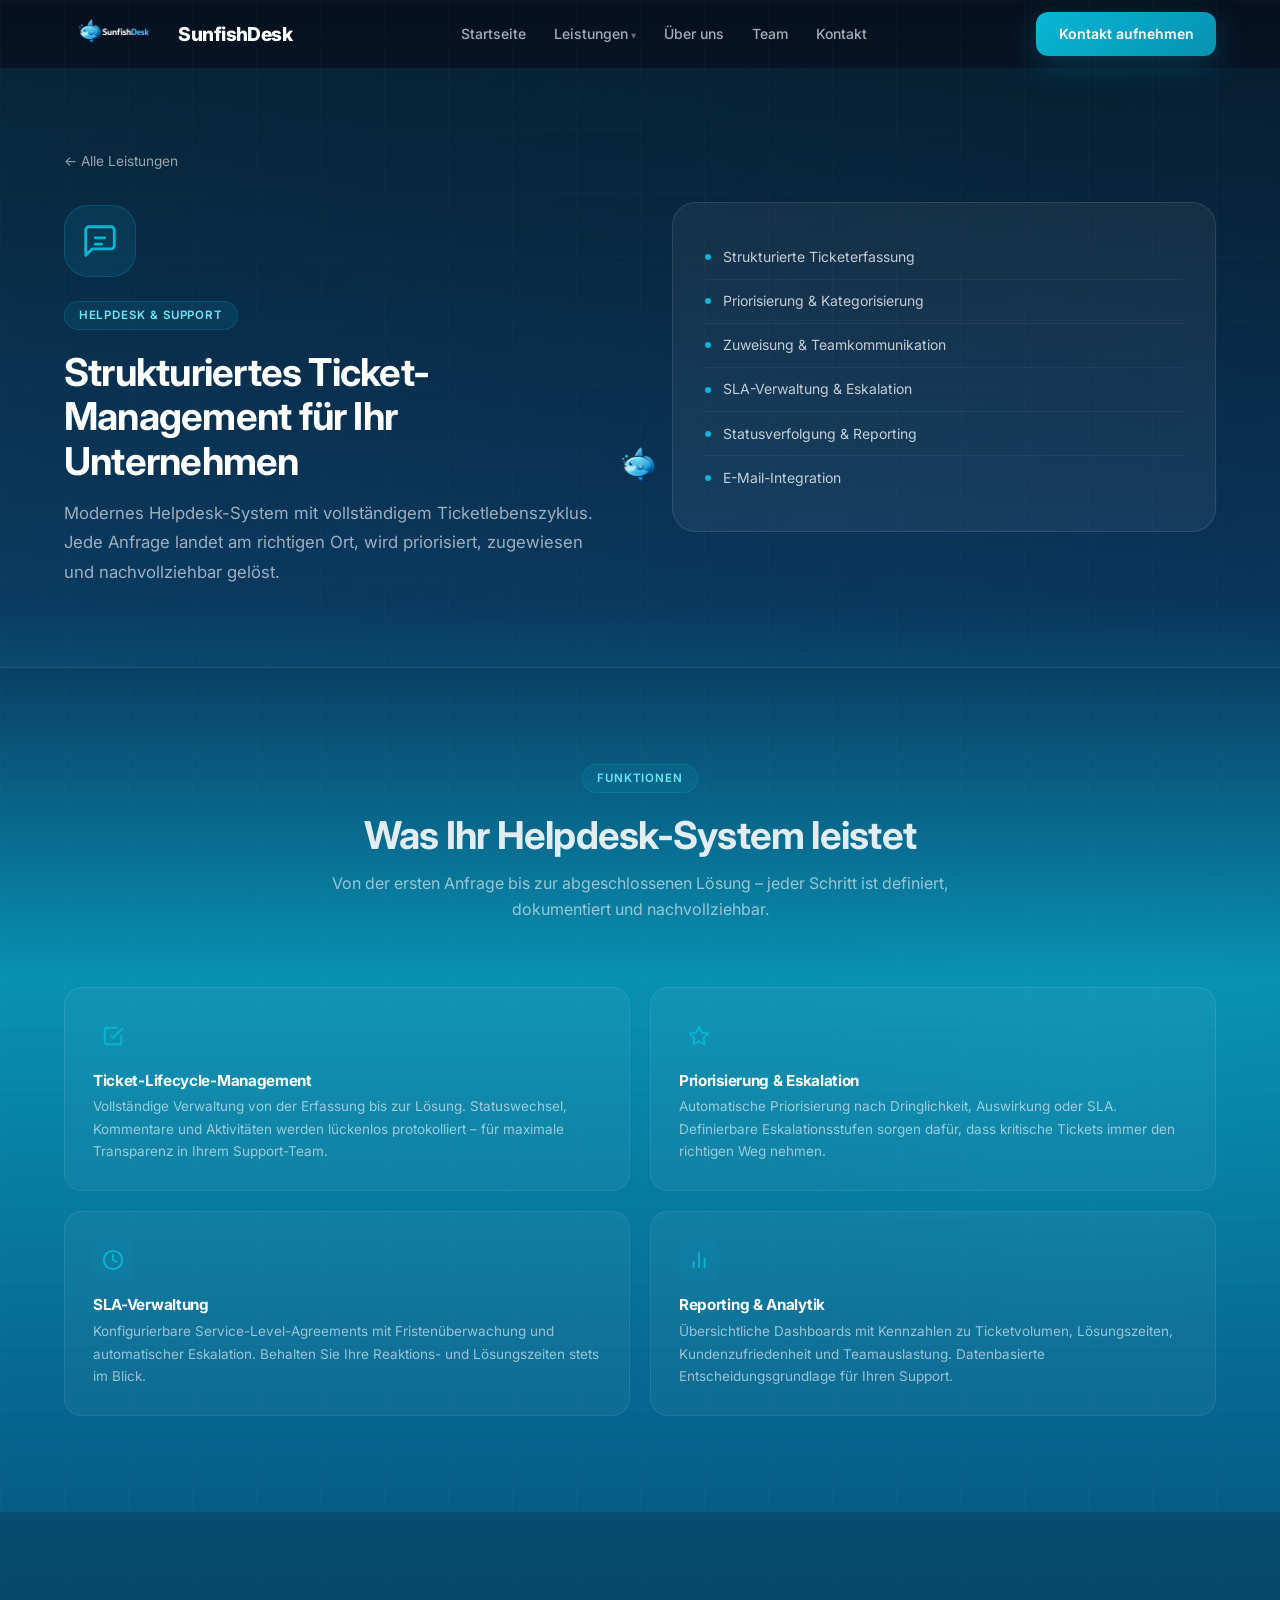
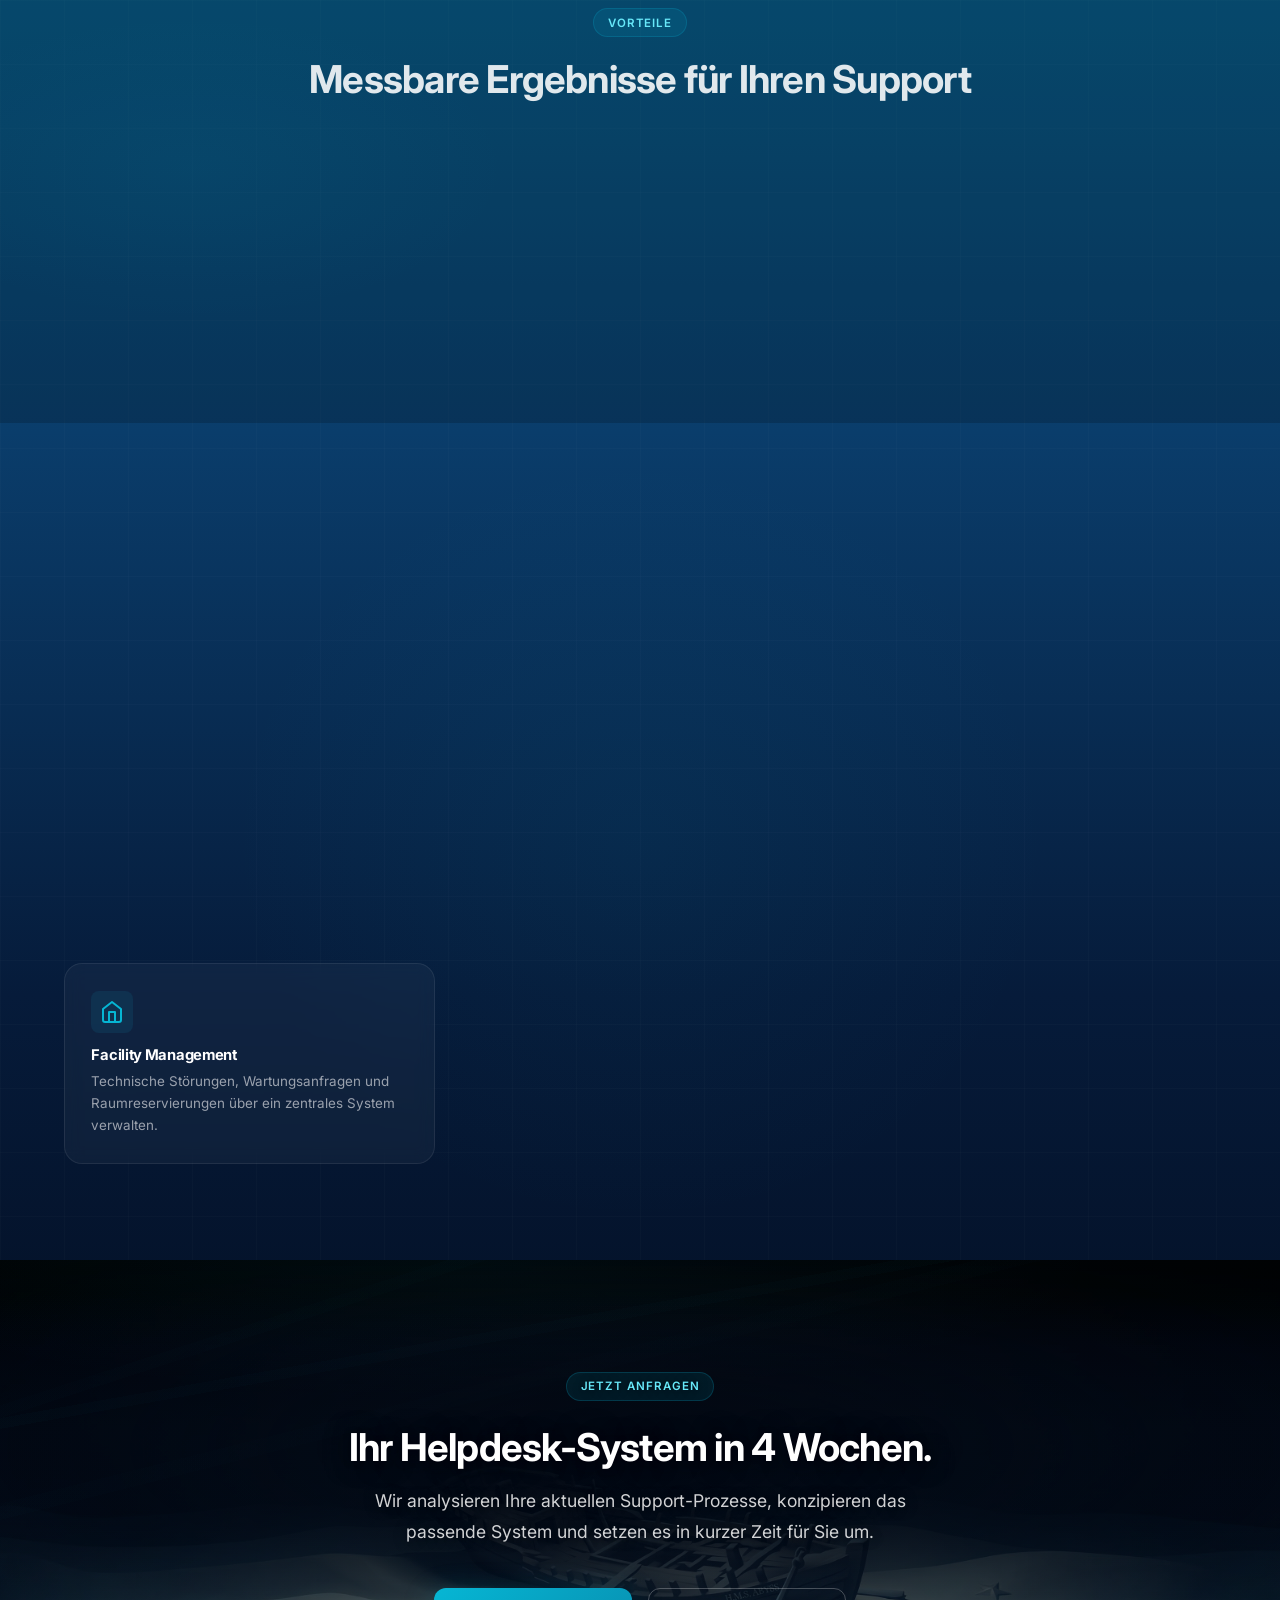
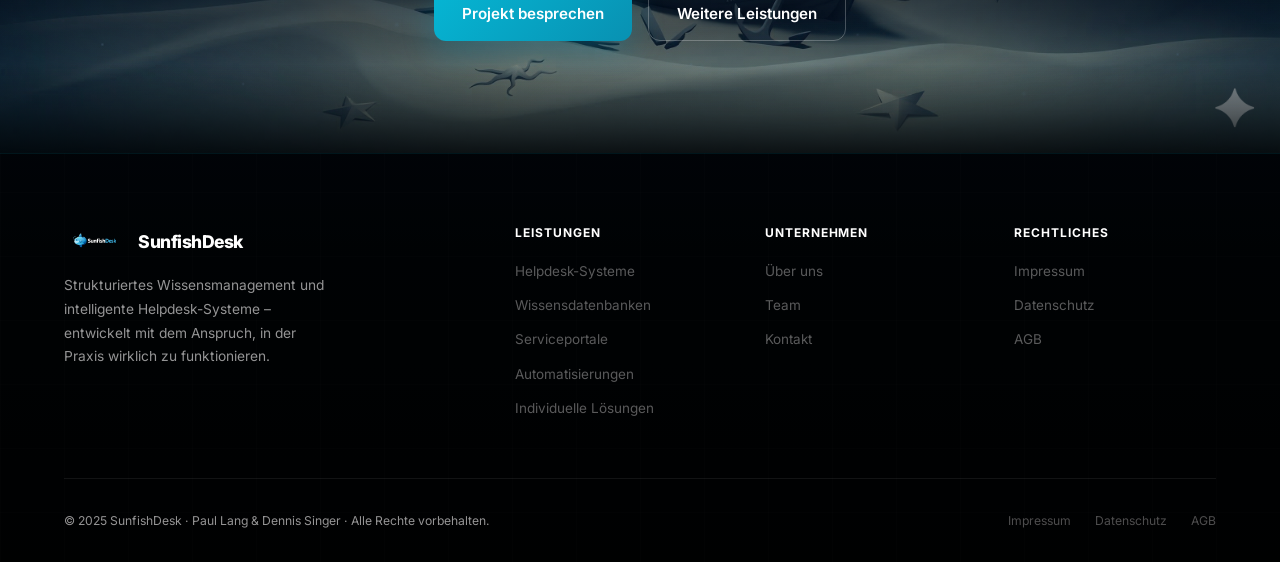
<file: leistungen/helpdesk-systeme.html>
<!DOCTYPE html>
<html lang="de">
<head>
  <meta charset="UTF-8">
  <meta name="viewport" content="width=device-width, initial-scale=1.0">
  <title>Helpdesk-Systeme – SunfishDesk</title>
  <link rel="preconnect" href="https://fonts.googleapis.com">
  <link href="https://fonts.googleapis.com/css2?family=Inter:wght@300;400;500;600;700;800;900&display=swap" rel="stylesheet">
  <link rel="stylesheet" href="../assets/css/styles.css">
</head>

<div id="fish-cursor" data-base="../assets/img/"></div>
<script src="../assets/js/fish-cursor.js"></script>

<body class="service-page">

  <nav id="nav">
    <div class="nav-inner">
      <a href="../index.html" class="nav-logo">
        <img src="../assets/img/neues_logo.png" alt="SunfishDesk Logo">
        <span class="nav-logo-text">SunfishDesk</span>
      </a>
      <ul class="nav-links">
        <li><a href="../index.html">Startseite</a></li>
        <li class="has-dropdown"><a href="../index.html#leistungen">Leistungen</a>
          <ul class="dropdown">
            <li><a href="helpdesk-systeme.html">Helpdesk-Systeme</a></li>
            <li><a href="wissensdatenbanken.html">Wissensdatenbanken</a></li>
            <li><a href="serviceportale.html">Interne Serviceportale</a></li>
            <li><a href="prozessdigitalisierung.html">Prozessdigitalisierung</a></li>
            <li><a href="support-workflows.html">Support-Workflows</a></li>
            <li><a href="automatisierungen.html">Automatisierungen</a></li>
            <li><a href="informationsverwaltung.html">Informationsverwaltung</a></li>
            <li><a href="individuelle-software.html">Individuelle Software</a></li>
          </ul>
        </li>
        <li><a href="../index.html#about">Über uns</a></li>
        <li><a href="../index.html#team">Team</a></li>
        <li><a href="../kontakt.html">Kontakt</a></li>
      </ul>
      <div class="nav-cta-d"><a href="../kontakt.html" class="btn btn-primary" style="padding:.7rem 1.4rem;font-size:.875rem;">Kontakt aufnehmen</a></div>
      <button class="hamburger" id="hbg" aria-label="Menü"><span></span><span></span><span></span></button>
    </div>
  </nav>
  <div class="mobile-menu" id="mmenu">
    <a href="../index.html">Startseite</a>
    <span class="mm-section">Leistungen</span>
    <a href="helpdesk-systeme.html">→ Helpdesk-Systeme</a>
    <a href="wissensdatenbanken.html">→ Wissensdatenbanken</a>
    <a href="serviceportale.html">→ Serviceportale</a>
    <a href="prozessdigitalisierung.html">→ Prozessdigitalisierung</a>
    <a href="support-workflows.html">→ Support-Workflows</a>
    <a href="automatisierungen.html">→ Automatisierungen</a>
    <a href="informationsverwaltung.html">→ Informationsverwaltung</a>
    <a href="individuelle-software.html">→ Individuelle Software</a>
    <a href="../index.html#about">Über uns</a>
    <a href="../index.html#team">Team</a>
    <a href="../kontakt.html">Kontakt</a>
  </div>

  <!-- Service Hero -->
  <section class="service-hero">
    <div class="container">
      <div class="service-hero-inner">
        <div>
          <a href="../index.html#leistungen" class="back-link">← Alle Leistungen</a>
          <div class="service-hero-icon">
            <svg xmlns="http://www.w3.org/2000/svg" width="38" height="38" viewBox="0 0 24 24" fill="none" stroke="currentColor" stroke-width="1.8" stroke-linecap="round" stroke-linejoin="round">
              <path d="M21 15a2 2 0 0 1-2 2H7l-4 4V5a2 2 0 0 1 2-2h14a2 2 0 0 1 2 2z"/>
              <line x1="9" y1="10" x2="15" y2="10"/>
              <line x1="9" y1="14" x2="13" y2="14"/>
            </svg>
          </div>
          <span class="label">Helpdesk &amp; Support</span>
          <h1 class="h2">Strukturiertes Ticket-Management für Ihr Unternehmen</h1>
          <p>Modernes Helpdesk-System mit vollständigem Ticketlebenszyklus. Jede Anfrage landet am richtigen Ort, wird priorisiert, zugewiesen und nachvollziehbar gelöst.</p>
        </div>
        <div class="service-hero-visual">
          <ul class="feat-list">
            <li>Strukturierte Ticketerfassung</li>
            <li>Priorisierung &amp; Kategorisierung</li>
            <li>Zuweisung &amp; Teamkommunikation</li>
            <li>SLA-Verwaltung &amp; Eskalation</li>
            <li>Statusverfolgung &amp; Reporting</li>
            <li>E-Mail-Integration</li>
          </ul>
        </div>
      </div>
    </div>
  </section>

  <!-- Features Section -->
  <section class="section glow-right">
    <div class="container">
      <div class="section-header reveal">
        <span class="label">Funktionen</span>
        <h2 class="h2">Was Ihr Helpdesk-System leistet</h2>
        <p>Von der ersten Anfrage bis zur abgeschlossenen Lösung – jeder Schritt ist definiert, dokumentiert und nachvollziehbar.</p>
      </div>
      <div class="features-grid">

        <div class="feature-card reveal d1">
          <div class="feature-card-icon">
            <svg xmlns="http://www.w3.org/2000/svg" width="22" height="22" viewBox="0 0 24 24" fill="none" stroke="currentColor" stroke-width="2" stroke-linecap="round" stroke-linejoin="round">
              <polyline points="9 11 12 14 22 4"/>
              <path d="M21 12v7a2 2 0 0 1-2 2H5a2 2 0 0 1-2-2V5a2 2 0 0 1 2-2h11"/>
            </svg>
          </div>
          <h3 class="h3">Ticket-Lifecycle-Management</h3>
          <p>Vollständige Verwaltung von der Erfassung bis zur Lösung. Statuswechsel, Kommentare und Aktivitäten werden lückenlos protokolliert – für maximale Transparenz in Ihrem Support-Team.</p>
        </div>

        <div class="feature-card reveal d2">
          <div class="feature-card-icon">
            <svg xmlns="http://www.w3.org/2000/svg" width="22" height="22" viewBox="0 0 24 24" fill="none" stroke="currentColor" stroke-width="2" stroke-linecap="round" stroke-linejoin="round">
              <polygon points="12 2 15.09 8.26 22 9.27 17 14.14 18.18 21.02 12 17.77 5.82 21.02 7 14.14 2 9.27 8.91 8.26 12 2"/>
            </svg>
          </div>
          <h3 class="h3">Priorisierung &amp; Eskalation</h3>
          <p>Automatische Priorisierung nach Dringlichkeit, Auswirkung oder SLA. Definierbare Eskalationsstufen sorgen dafür, dass kritische Tickets immer den richtigen Weg nehmen.</p>
        </div>

        <div class="feature-card reveal d1">
          <div class="feature-card-icon">
            <svg xmlns="http://www.w3.org/2000/svg" width="22" height="22" viewBox="0 0 24 24" fill="none" stroke="currentColor" stroke-width="2" stroke-linecap="round" stroke-linejoin="round">
              <circle cx="12" cy="12" r="10"/>
              <polyline points="12 6 12 12 16 14"/>
            </svg>
          </div>
          <h3 class="h3">SLA-Verwaltung</h3>
          <p>Konfigurierbare Service-Level-Agreements mit Fristenüberwachung und automatischer Eskalation. Behalten Sie Ihre Reaktions- und Lösungszeiten stets im Blick.</p>
        </div>

        <div class="feature-card reveal d2">
          <div class="feature-card-icon">
            <svg xmlns="http://www.w3.org/2000/svg" width="22" height="22" viewBox="0 0 24 24" fill="none" stroke="currentColor" stroke-width="2" stroke-linecap="round" stroke-linejoin="round">
              <line x1="18" y1="20" x2="18" y2="10"/>
              <line x1="12" y1="20" x2="12" y2="4"/>
              <line x1="6" y1="20" x2="6" y2="14"/>
            </svg>
          </div>
          <h3 class="h3">Reporting &amp; Analytik</h3>
          <p>Übersichtliche Dashboards mit Kennzahlen zu Ticketvolumen, Lösungszeiten, Kundenzufriedenheit und Teamauslastung. Datenbasierte Entscheidungsgrundlage für Ihren Support.</p>
        </div>

      </div>
    </div>
  </section>

  <!-- Benefits -->
  <section class="section section-alt glow-left">
    <div class="container">
      <div class="section-header reveal">
        <span class="label">Vorteile</span>
        <h2 class="h2">Messbare Ergebnisse für Ihren Support</h2>
      </div>
      <div class="benefits-list">

        <div class="benefit-item reveal d1">
          <div class="benefit-number">&#8709;&nbsp;60&nbsp;%</div>
          <h3>Weniger Bearbeitungszeit</h3>
          <p>Durch strukturierte Prozesse und klare Zuweisungen reduziert sich die durchschnittliche Ticket-Bearbeitungszeit erheblich.</p>
        </div>

        <div class="benefit-item reveal d2">
          <div class="benefit-number">100&nbsp;%</div>
          <h3>Nachvollziehbarkeit</h3>
          <p>Jede Anfrage, jeder Schritt, jede Entscheidung ist lückenlos dokumentiert und jederzeit nachvollziehbar.</p>
        </div>

        <div class="benefit-item reveal d3">
          <div class="benefit-number">&lt;&nbsp;2&nbsp;h</div>
          <h3>Erste Reaktion</h3>
          <p>SLA-gestützte Workflows stellen sicher, dass keine Anfrage unbeantwortet bleibt – auch bei hohem Ticketvolumen.</p>
        </div>

      </div>
    </div>
  </section>

  <!-- Use Cases -->
  <section class="section glow-center">
    <div class="container">
      <div class="section-header reveal">
        <span class="label">Einsatzbereiche</span>
        <h2 class="h2">Wo Helpdesk-Systeme den Unterschied machen</h2>
      </div>
      <div class="uc-grid">

        <div class="uc-card reveal d1">
          <div class="uc-icon">
            <svg xmlns="http://www.w3.org/2000/svg" width="24" height="24" viewBox="0 0 24 24" fill="none" stroke="currentColor" stroke-width="2" stroke-linecap="round" stroke-linejoin="round">
              <rect x="2" y="3" width="20" height="14" rx="2" ry="2"/>
              <line x1="8" y1="21" x2="16" y2="21"/>
              <line x1="12" y1="17" x2="12" y2="21"/>
            </svg>
          </div>
          <h3>IT-Abteilungen</h3>
          <p>Interne IT-Teams profitieren von strukturierter Ticketverwaltung mit SLA-Unterstützung und automatisierten Workflows.</p>
        </div>

        <div class="uc-card reveal d2">
          <div class="uc-icon">
            <svg xmlns="http://www.w3.org/2000/svg" width="24" height="24" viewBox="0 0 24 24" fill="none" stroke="currentColor" stroke-width="2" stroke-linecap="round" stroke-linejoin="round">
              <path d="M17 21v-2a4 4 0 0 0-4-4H5a4 4 0 0 0-4 4v2"/>
              <circle cx="9" cy="7" r="4"/>
              <path d="M23 21v-2a4 4 0 0 0-3-3.87"/>
              <path d="M16 3.13a4 4 0 0 1 0 7.75"/>
            </svg>
          </div>
          <h3>Kundensupport</h3>
          <p>Externe Support-Teams bearbeiten Kundenanfragen strukturiert, transparent und nachvollziehbar – für höhere Kundenzufriedenheit.</p>
        </div>

        <div class="uc-card reveal d3">
          <div class="uc-icon">
            <svg xmlns="http://www.w3.org/2000/svg" width="24" height="24" viewBox="0 0 24 24" fill="none" stroke="currentColor" stroke-width="2" stroke-linecap="round" stroke-linejoin="round">
              <path d="M20 7H4a2 2 0 0 0-2 2v6a2 2 0 0 0 2 2h16a2 2 0 0 0 2-2V9a2 2 0 0 0-2-2z"/>
              <path d="M16 21V5a2 2 0 0 0-2-2h-4a2 2 0 0 0-2 2v16"/>
            </svg>
          </div>
          <h3>HR &amp; Personalwesen</h3>
          <p>Personalanfragen, Urlaubsanträge und interne Meldungen zentral erfassen und bearbeiten.</p>
        </div>

        <div class="uc-card reveal d1">
          <div class="uc-icon">
            <svg xmlns="http://www.w3.org/2000/svg" width="24" height="24" viewBox="0 0 24 24" fill="none" stroke="currentColor" stroke-width="2" stroke-linecap="round" stroke-linejoin="round">
              <path d="M3 9l9-7 9 7v11a2 2 0 0 1-2 2H5a2 2 0 0 1-2-2z"/>
              <polyline points="9 22 9 12 15 12 15 22"/>
            </svg>
          </div>
          <h3>Facility Management</h3>
          <p>Technische Störungen, Wartungsanfragen und Raumreservierungen über ein zentrales System verwalten.</p>
        </div>

      </div>
    </div>
  </section>

  <!-- CTA -->
  <section class="cta">
    <div class="container">
      <div class="cta-inner">
        <div class="label" style="margin:0 auto 1.5rem;display:table;">Jetzt anfragen</div>
        <h2 class="h2">Ihr Helpdesk-System in 4 Wochen.</h2>
        <p class="body-lg">Wir analysieren Ihre aktuellen Support-Prozesse, konzipieren das passende System und setzen es in kurzer Zeit für Sie um.</p>
        <div class="cta-acts">
          <a href="../kontakt.html" class="btn btn-primary">Projekt besprechen</a>
          <a href="../index.html#leistungen" class="btn btn-ghost">Weitere Leistungen</a>
        </div>
      </div>
    </div>
  </section>

  <footer>
    <div class="container">
      <div class="footer-grid">
        <div class="footer-brand">
          <div class="footer-brand-logo"><img src="../assets/img/neues_logo.png" alt="SunfishDesk"><span>SunfishDesk</span></div>
          <p>Strukturiertes Wissensmanagement und intelligente Helpdesk-Systeme – entwickelt mit dem Anspruch, in der Praxis wirklich zu funktionieren.</p>
        </div>
        <div class="footer-col"><h4>Leistungen</h4><ul>
          <li><a href="helpdesk-systeme.html">Helpdesk-Systeme</a></li>
          <li><a href="wissensdatenbanken.html">Wissensdatenbanken</a></li>
          <li><a href="serviceportale.html">Serviceportale</a></li>
          <li><a href="automatisierungen.html">Automatisierungen</a></li>
          <li><a href="individuelle-software.html">Individuelle Lösungen</a></li>
        </ul></div>
        <div class="footer-col"><h4>Unternehmen</h4><ul>
          <li><a href="../index.html#about">Über uns</a></li>
          <li><a href="../index.html#team">Team</a></li>
          <li><a href="../kontakt.html">Kontakt</a></li>
        </ul></div>
        <div class="footer-col"><h4>Rechtliches</h4><ul>
          <li><a href="../impressum.html">Impressum</a></li>
          <li><a href="../datenschutz.html">Datenschutz</a></li>
          <li><a href="../agb.html">AGB</a></li>
        </ul></div>
      </div>
      <div class="footer-bottom">
        <p>© 2025 SunfishDesk · Paul Lang &amp; Dennis Singer · Alle Rechte vorbehalten.</p>
        <div class="footer-links"><a href="../impressum.html">Impressum</a><a href="../datenschutz.html">Datenschutz</a><a href="../agb.html">AGB</a></div>
      </div>
    </div>
  </footer>

  <script>
    const nav=document.getElementById('nav');
    window.addEventListener('scroll',()=>nav.classList.toggle('scrolled',window.scrollY>20));
    const hbg=document.getElementById('hbg'),mmenu=document.getElementById('mmenu');
    hbg.addEventListener('click',()=>{hbg.classList.toggle('open');mmenu.classList.toggle('open');});
    const obs=new IntersectionObserver(entries=>entries.forEach(e=>{if(e.isIntersecting)e.target.classList.add('visible');}),{threshold:.1,rootMargin:'0px 0px -50px 0px'});
    document.querySelectorAll('.reveal').forEach(el=>obs.observe(el));
  </script>

</body>
</html>
</file>
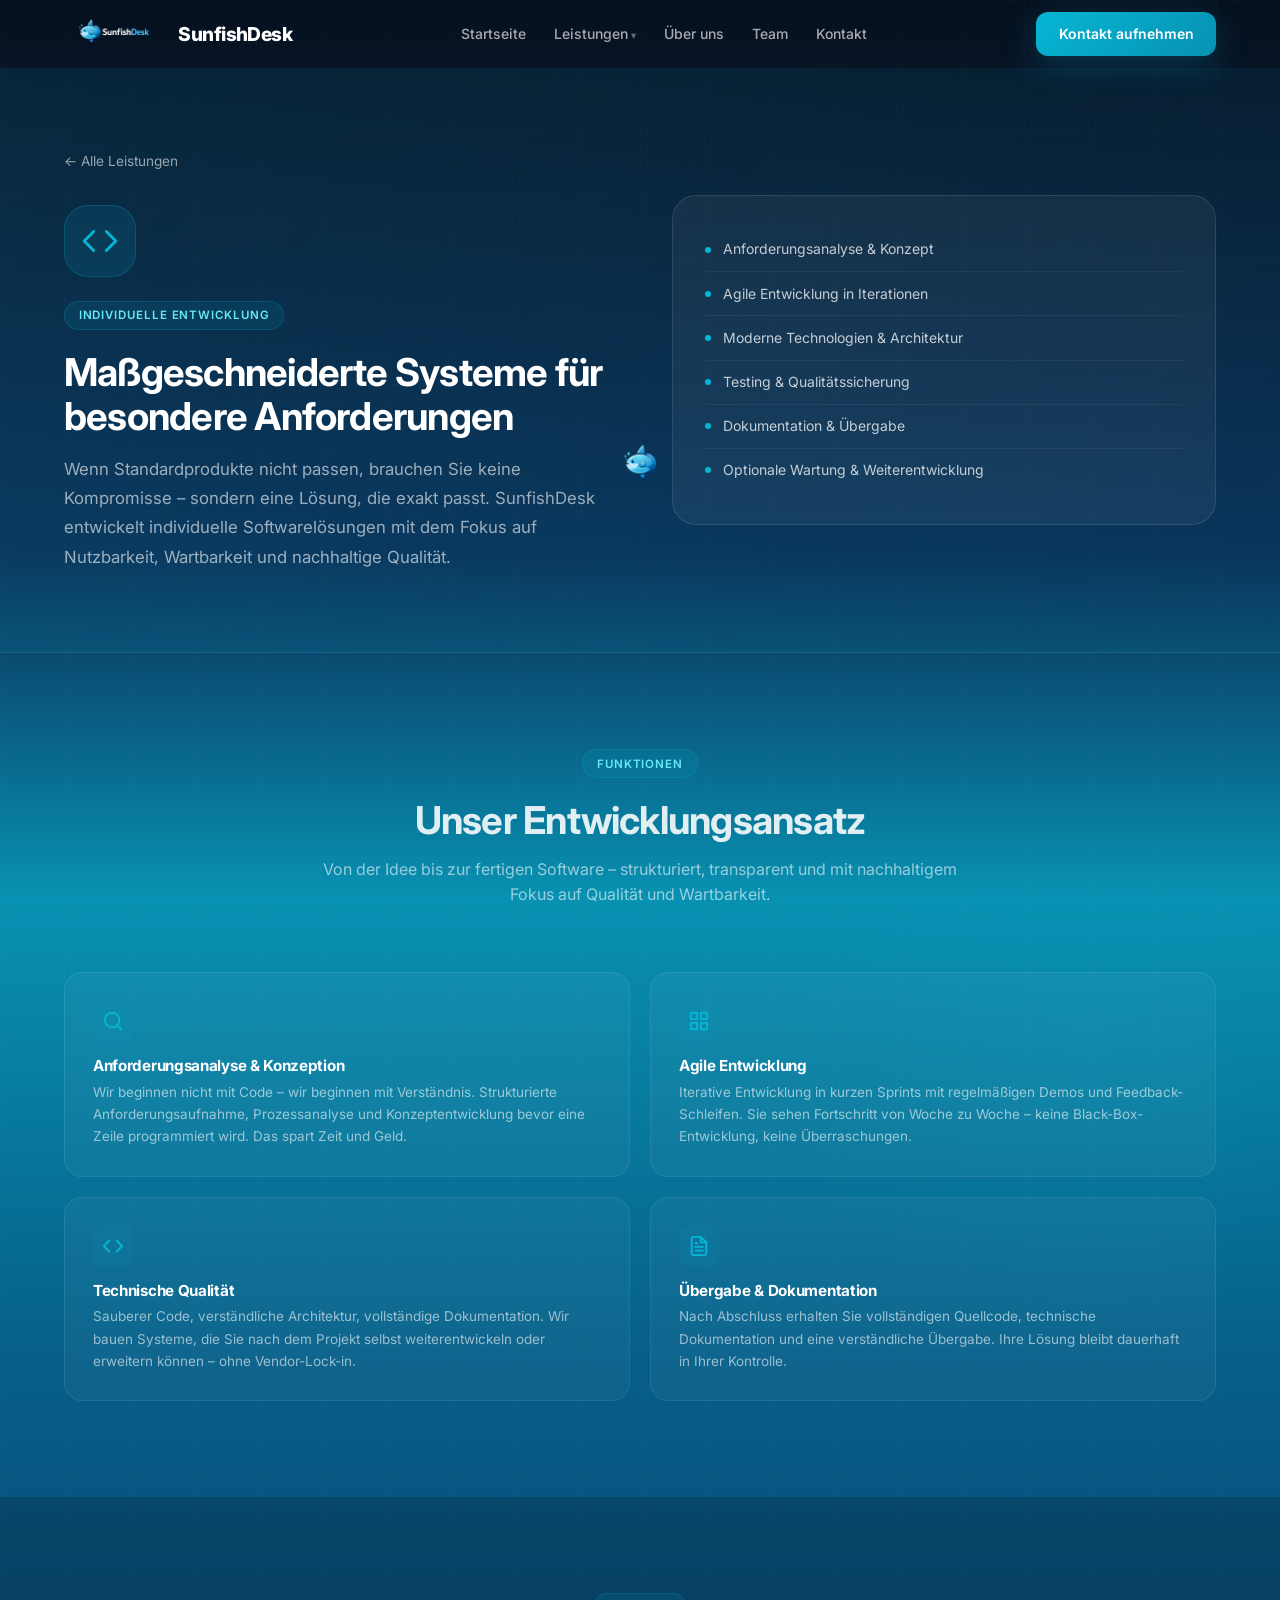
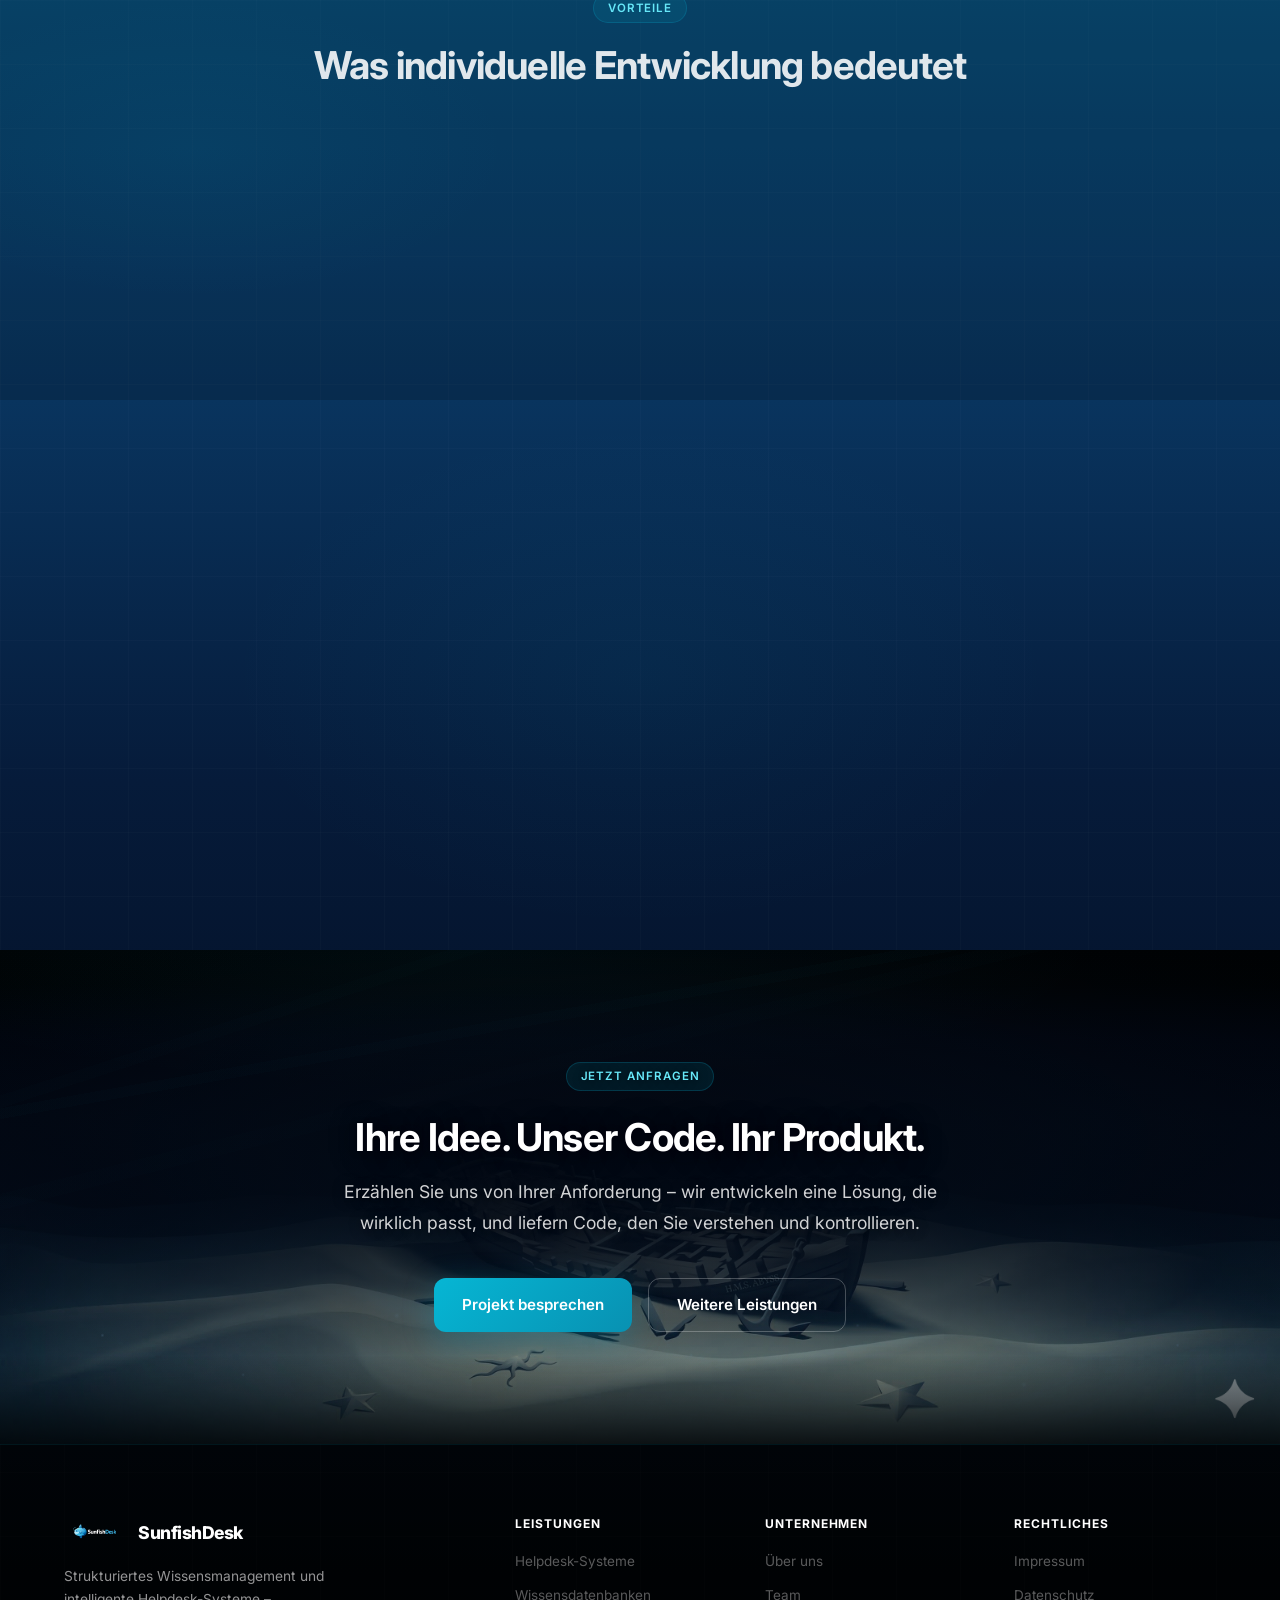
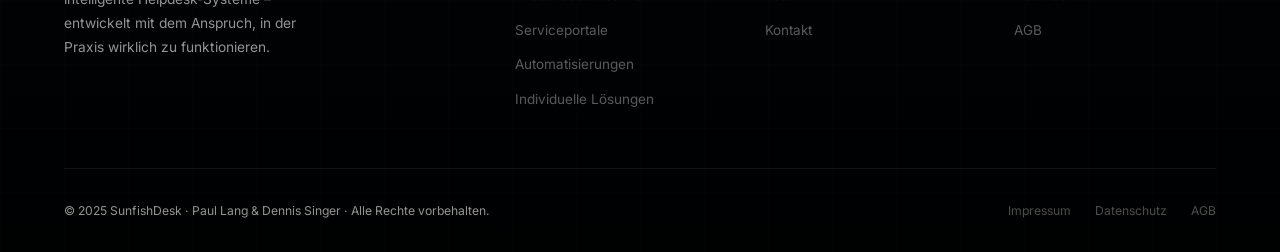
<file: leistungen/individuelle-software.html>
<!DOCTYPE html>
<html lang="de">
<head>
  <meta charset="UTF-8">
  <meta name="viewport" content="width=device-width, initial-scale=1.0">
  <title>Individuelle Softwarelösungen – SunfishDesk</title>
  <link rel="preconnect" href="https://fonts.googleapis.com">
  <link href="https://fonts.googleapis.com/css2?family=Inter:wght@300;400;500;600;700;800;900&display=swap" rel="stylesheet">
  <link rel="stylesheet" href="../assets/css/styles.css">
</head>

<div id="fish-cursor" data-base="../assets/img/"></div>
<script src="../assets/js/fish-cursor.js"></script>

<body class="service-page">

  <nav id="nav">
    <div class="nav-inner">
      <a href="../index.html" class="nav-logo">
        <img src="../assets/img/neues_logo.png" alt="SunfishDesk Logo">
        <span class="nav-logo-text">SunfishDesk</span>
      </a>
      <ul class="nav-links">
        <li><a href="../index.html">Startseite</a></li>
        <li class="has-dropdown"><a href="../index.html#leistungen">Leistungen</a>
          <ul class="dropdown">
            <li><a href="helpdesk-systeme.html">Helpdesk-Systeme</a></li>
            <li><a href="wissensdatenbanken.html">Wissensdatenbanken</a></li>
            <li><a href="serviceportale.html">Interne Serviceportale</a></li>
            <li><a href="prozessdigitalisierung.html">Prozessdigitalisierung</a></li>
            <li><a href="support-workflows.html">Support-Workflows</a></li>
            <li><a href="automatisierungen.html">Automatisierungen</a></li>
            <li><a href="informationsverwaltung.html">Informationsverwaltung</a></li>
            <li><a href="individuelle-software.html">Individuelle Software</a></li>
          </ul>
        </li>
        <li><a href="../index.html#about">Über uns</a></li>
        <li><a href="../index.html#team">Team</a></li>
        <li><a href="../kontakt.html">Kontakt</a></li>
      </ul>
      <div class="nav-cta-d"><a href="../kontakt.html" class="btn btn-primary" style="padding:.7rem 1.4rem;font-size:.875rem;">Kontakt aufnehmen</a></div>
      <button class="hamburger" id="hbg" aria-label="Menü"><span></span><span></span><span></span></button>
    </div>
  </nav>
  <div class="mobile-menu" id="mmenu">
    <a href="../index.html">Startseite</a>
    <span class="mm-section">Leistungen</span>
    <a href="helpdesk-systeme.html">→ Helpdesk-Systeme</a>
    <a href="wissensdatenbanken.html">→ Wissensdatenbanken</a>
    <a href="serviceportale.html">→ Serviceportale</a>
    <a href="prozessdigitalisierung.html">→ Prozessdigitalisierung</a>
    <a href="support-workflows.html">→ Support-Workflows</a>
    <a href="automatisierungen.html">→ Automatisierungen</a>
    <a href="informationsverwaltung.html">→ Informationsverwaltung</a>
    <a href="individuelle-software.html">→ Individuelle Software</a>
    <a href="../index.html#about">Über uns</a>
    <a href="../index.html#team">Team</a>
    <a href="../kontakt.html">Kontakt</a>
  </div>

  <!-- Service Hero -->
  <section class="service-hero">
    <div class="container">
      <div class="service-hero-inner">
        <div>
          <a href="../index.html#leistungen" class="back-link">← Alle Leistungen</a>
          <div class="service-hero-icon">
            <svg xmlns="http://www.w3.org/2000/svg" width="38" height="38" viewBox="0 0 24 24" fill="none" stroke="currentColor" stroke-width="1.8" stroke-linecap="round" stroke-linejoin="round">
              <polyline points="16 18 22 12 16 6"/>
              <polyline points="8 6 2 12 8 18"/>
            </svg>
          </div>
          <span class="label">Individuelle Entwicklung</span>
          <h1 class="h2">Maßgeschneiderte Systeme für besondere Anforderungen</h1>
          <p>Wenn Standardprodukte nicht passen, brauchen Sie keine Kompromisse – sondern eine Lösung, die exakt passt. SunfishDesk entwickelt individuelle Softwarelösungen mit dem Fokus auf Nutzbarkeit, Wartbarkeit und nachhaltige Qualität.</p>
        </div>
        <div class="service-hero-visual">
          <ul class="feat-list">
            <li>Anforderungsanalyse &amp; Konzept</li>
            <li>Agile Entwicklung in Iterationen</li>
            <li>Moderne Technologien &amp; Architektur</li>
            <li>Testing &amp; Qualitätssicherung</li>
            <li>Dokumentation &amp; Übergabe</li>
            <li>Optionale Wartung &amp; Weiterentwicklung</li>
          </ul>
        </div>
      </div>
    </div>
  </section>

  <!-- Features Section -->
  <section class="section glow-right">
    <div class="container">
      <div class="section-header reveal">
        <span class="label">Funktionen</span>
        <h2 class="h2">Unser Entwicklungsansatz</h2>
        <p>Von der Idee bis zur fertigen Software – strukturiert, transparent und mit nachhaltigem Fokus auf Qualität und Wartbarkeit.</p>
      </div>
      <div class="features-grid">

        <div class="feature-card reveal d1">
          <div class="feature-card-icon">
            <svg xmlns="http://www.w3.org/2000/svg" width="22" height="22" viewBox="0 0 24 24" fill="none" stroke="currentColor" stroke-width="2" stroke-linecap="round" stroke-linejoin="round">
              <circle cx="11" cy="11" r="8"/>
              <line x1="21" y1="21" x2="16.65" y2="16.65"/>
            </svg>
          </div>
          <h3 class="h3">Anforderungsanalyse &amp; Konzeption</h3>
          <p>Wir beginnen nicht mit Code – wir beginnen mit Verständnis. Strukturierte Anforderungsaufnahme, Prozessanalyse und Konzeptentwicklung bevor eine Zeile programmiert wird. Das spart Zeit und Geld.</p>
        </div>

        <div class="feature-card reveal d2">
          <div class="feature-card-icon">
            <svg xmlns="http://www.w3.org/2000/svg" width="22" height="22" viewBox="0 0 24 24" fill="none" stroke="currentColor" stroke-width="2" stroke-linecap="round" stroke-linejoin="round">
              <path d="M3 3h7v7H3z"/>
              <path d="M14 3h7v7h-7z"/>
              <path d="M14 14h7v7h-7z"/>
              <path d="M3 14h7v7H3z"/>
            </svg>
          </div>
          <h3 class="h3">Agile Entwicklung</h3>
          <p>Iterative Entwicklung in kurzen Sprints mit regelmäßigen Demos und Feedback-Schleifen. Sie sehen Fortschritt von Woche zu Woche – keine Black-Box-Entwicklung, keine Überraschungen.</p>
        </div>

        <div class="feature-card reveal d1">
          <div class="feature-card-icon">
            <svg xmlns="http://www.w3.org/2000/svg" width="22" height="22" viewBox="0 0 24 24" fill="none" stroke="currentColor" stroke-width="2" stroke-linecap="round" stroke-linejoin="round">
              <polyline points="16 18 22 12 16 6"/>
              <polyline points="8 6 2 12 8 18"/>
            </svg>
          </div>
          <h3 class="h3">Technische Qualität</h3>
          <p>Sauberer Code, verständliche Architektur, vollständige Dokumentation. Wir bauen Systeme, die Sie nach dem Projekt selbst weiterentwickeln oder erweitern können – ohne Vendor-Lock-in.</p>
        </div>

        <div class="feature-card reveal d2">
          <div class="feature-card-icon">
            <svg xmlns="http://www.w3.org/2000/svg" width="22" height="22" viewBox="0 0 24 24" fill="none" stroke="currentColor" stroke-width="2" stroke-linecap="round" stroke-linejoin="round">
              <path d="M14 2H6a2 2 0 0 0-2 2v16a2 2 0 0 0 2 2h12a2 2 0 0 0 2-2V8z"/>
              <polyline points="14 2 14 8 20 8"/>
              <line x1="16" y1="13" x2="8" y2="13"/>
              <line x1="16" y1="17" x2="8" y2="17"/>
              <polyline points="10 9 9 9 8 9"/>
            </svg>
          </div>
          <h3 class="h3">Übergabe &amp; Dokumentation</h3>
          <p>Nach Abschluss erhalten Sie vollständigen Quellcode, technische Dokumentation und eine verständliche Übergabe. Ihre Lösung bleibt dauerhaft in Ihrer Kontrolle.</p>
        </div>

      </div>
    </div>
  </section>

  <!-- Benefits -->
  <section class="section section-alt glow-left">
    <div class="container">
      <div class="section-header reveal">
        <span class="label">Vorteile</span>
        <h2 class="h2">Was individuelle Entwicklung bedeutet</h2>
      </div>
      <div class="benefits-list">

        <div class="benefit-item reveal d1">
          <div class="benefit-num">100&nbsp;%</div>
          <h3>Passgenauigkeit</h3>
          <p>Entwickelt für genau Ihre Anforderungen – kein Feature mehr, kein Feature weniger.</p>
        </div>

        <div class="benefit-item reveal d2">
          <div class="benefit-num">0</div>
          <h3>Vendor-Lock-in</h3>
          <p>Sie erhalten vollständigen Quellcode und volle Kontrolle über Ihre Software.</p>
        </div>

        <div class="benefit-item reveal d3">
          <div class="benefit-num">&lt;&nbsp;4&nbsp;Wo</div>
          <h3>Time-to-First-Demo</h3>
          <p>Erste funktionsfähige Versionen entstehen schnell – durch strukturierte agile Entwicklung.</p>
        </div>

      </div>
    </div>
  </section>

  <!-- Use Cases -->
  <section class="section glow-center">
    <div class="container">
      <div class="section-header reveal">
        <span class="label">Einsatzbereiche</span>
        <h2 class="h2">Was wir für Sie entwickeln</h2>
      </div>
      <div class="uc-grid">

        <div class="uc-card reveal d1">
          <div class="uc-icon">
            <svg xmlns="http://www.w3.org/2000/svg" width="24" height="24" viewBox="0 0 24 24" fill="none" stroke="currentColor" stroke-width="2" stroke-linecap="round" stroke-linejoin="round">
              <rect x="3" y="3" width="18" height="18" rx="2" ry="2"/>
              <line x1="3" y1="9" x2="21" y2="9"/>
              <line x1="9" y1="21" x2="9" y2="9"/>
            </svg>
          </div>
          <h3>Interne Tools &amp; Portale</h3>
          <p>Maßgeschneiderte Verwaltungssysteme, interne Dashboards und Prozesstools, die exakt auf Ihre Abläufe zugeschnitten sind.</p>
        </div>

        <div class="uc-card reveal d2">
          <div class="uc-icon">
            <svg xmlns="http://www.w3.org/2000/svg" width="24" height="24" viewBox="0 0 24 24" fill="none" stroke="currentColor" stroke-width="2" stroke-linecap="round" stroke-linejoin="round">
              <circle cx="12" cy="12" r="3"/>
              <path d="M19.07 4.93a10 10 0 0 1 0 14.14"/>
              <path d="M4.93 4.93a10 10 0 0 0 0 14.14"/>
            </svg>
          </div>
          <h3>Erweiterungen bestehender Systeme</h3>
          <p>Neue Module, Integrationen oder Automatisierungen für bestehende Software-Landschaften.</p>
        </div>

        <div class="uc-card reveal d3">
          <div class="uc-icon">
            <svg xmlns="http://www.w3.org/2000/svg" width="24" height="24" viewBox="0 0 24 24" fill="none" stroke="currentColor" stroke-width="2" stroke-linecap="round" stroke-linejoin="round">
              <polygon points="12 2 2 7 12 12 22 7 12 2"/>
              <polyline points="2 17 12 22 22 17"/>
              <polyline points="2 12 12 17 22 12"/>
            </svg>
          </div>
          <h3>Prototypen &amp; MVPs</h3>
          <p>Schnelle Entwicklung von Prototypen und Minimum Viable Products zur Validierung von Ideen und Konzepten.</p>
        </div>

      </div>
    </div>
  </section>

  <!-- CTA -->
  <section class="cta">
    <div class="container">
      <div class="cta-inner">
        <div class="label" style="margin:0 auto 1.5rem;display:table;">Jetzt anfragen</div>
        <h2 class="h2">Ihre Idee. Unser Code. Ihr Produkt.</h2>
        <p class="body-lg">Erzählen Sie uns von Ihrer Anforderung – wir entwickeln eine Lösung, die wirklich passt, und liefern Code, den Sie verstehen und kontrollieren.</p>
        <div class="cta-acts">
          <a href="../kontakt.html" class="btn btn-primary">Projekt besprechen</a>
          <a href="../index.html#leistungen" class="btn btn-ghost">Weitere Leistungen</a>
        </div>
      </div>
    </div>
  </section>

  <footer>
    <div class="container">
      <div class="footer-grid">
        <div class="footer-brand">
          <div class="footer-brand-logo"><img src="../assets/img/neues_logo.png" alt="SunfishDesk"><span>SunfishDesk</span></div>
          <p>Strukturiertes Wissensmanagement und intelligente Helpdesk-Systeme – entwickelt mit dem Anspruch, in der Praxis wirklich zu funktionieren.</p>
        </div>
        <div class="footer-col"><h4>Leistungen</h4><ul>
          <li><a href="helpdesk-systeme.html">Helpdesk-Systeme</a></li>
          <li><a href="wissensdatenbanken.html">Wissensdatenbanken</a></li>
          <li><a href="serviceportale.html">Serviceportale</a></li>
          <li><a href="automatisierungen.html">Automatisierungen</a></li>
          <li><a href="individuelle-software.html">Individuelle Lösungen</a></li>
        </ul></div>
        <div class="footer-col"><h4>Unternehmen</h4><ul>
          <li><a href="../index.html#about">Über uns</a></li>
          <li><a href="../index.html#team">Team</a></li>
          <li><a href="../kontakt.html">Kontakt</a></li>
        </ul></div>
        <div class="footer-col"><h4>Rechtliches</h4><ul>
          <li><a href="../impressum.html">Impressum</a></li>
          <li><a href="../datenschutz.html">Datenschutz</a></li>
          <li><a href="../agb.html">AGB</a></li>
        </ul></div>
      </div>
      <div class="footer-bottom">
        <p>© 2025 SunfishDesk · Paul Lang &amp; Dennis Singer · Alle Rechte vorbehalten.</p>
        <div class="footer-links"><a href="../impressum.html">Impressum</a><a href="../datenschutz.html">Datenschutz</a><a href="../agb.html">AGB</a></div>
      </div>
    </div>
  </footer>

  <script>
    const nav=document.getElementById('nav');
    window.addEventListener('scroll',()=>nav.classList.toggle('scrolled',window.scrollY>20));
    const hbg=document.getElementById('hbg'),mmenu=document.getElementById('mmenu');
    hbg.addEventListener('click',()=>{hbg.classList.toggle('open');mmenu.classList.toggle('open');});
    const obs=new IntersectionObserver(entries=>entries.forEach(e=>{if(e.isIntersecting)e.target.classList.add('visible');}),{threshold:.1,rootMargin:'0px 0px -50px 0px'});
    document.querySelectorAll('.reveal').forEach(el=>obs.observe(el));
  </script>

</body>
</html>
</file>
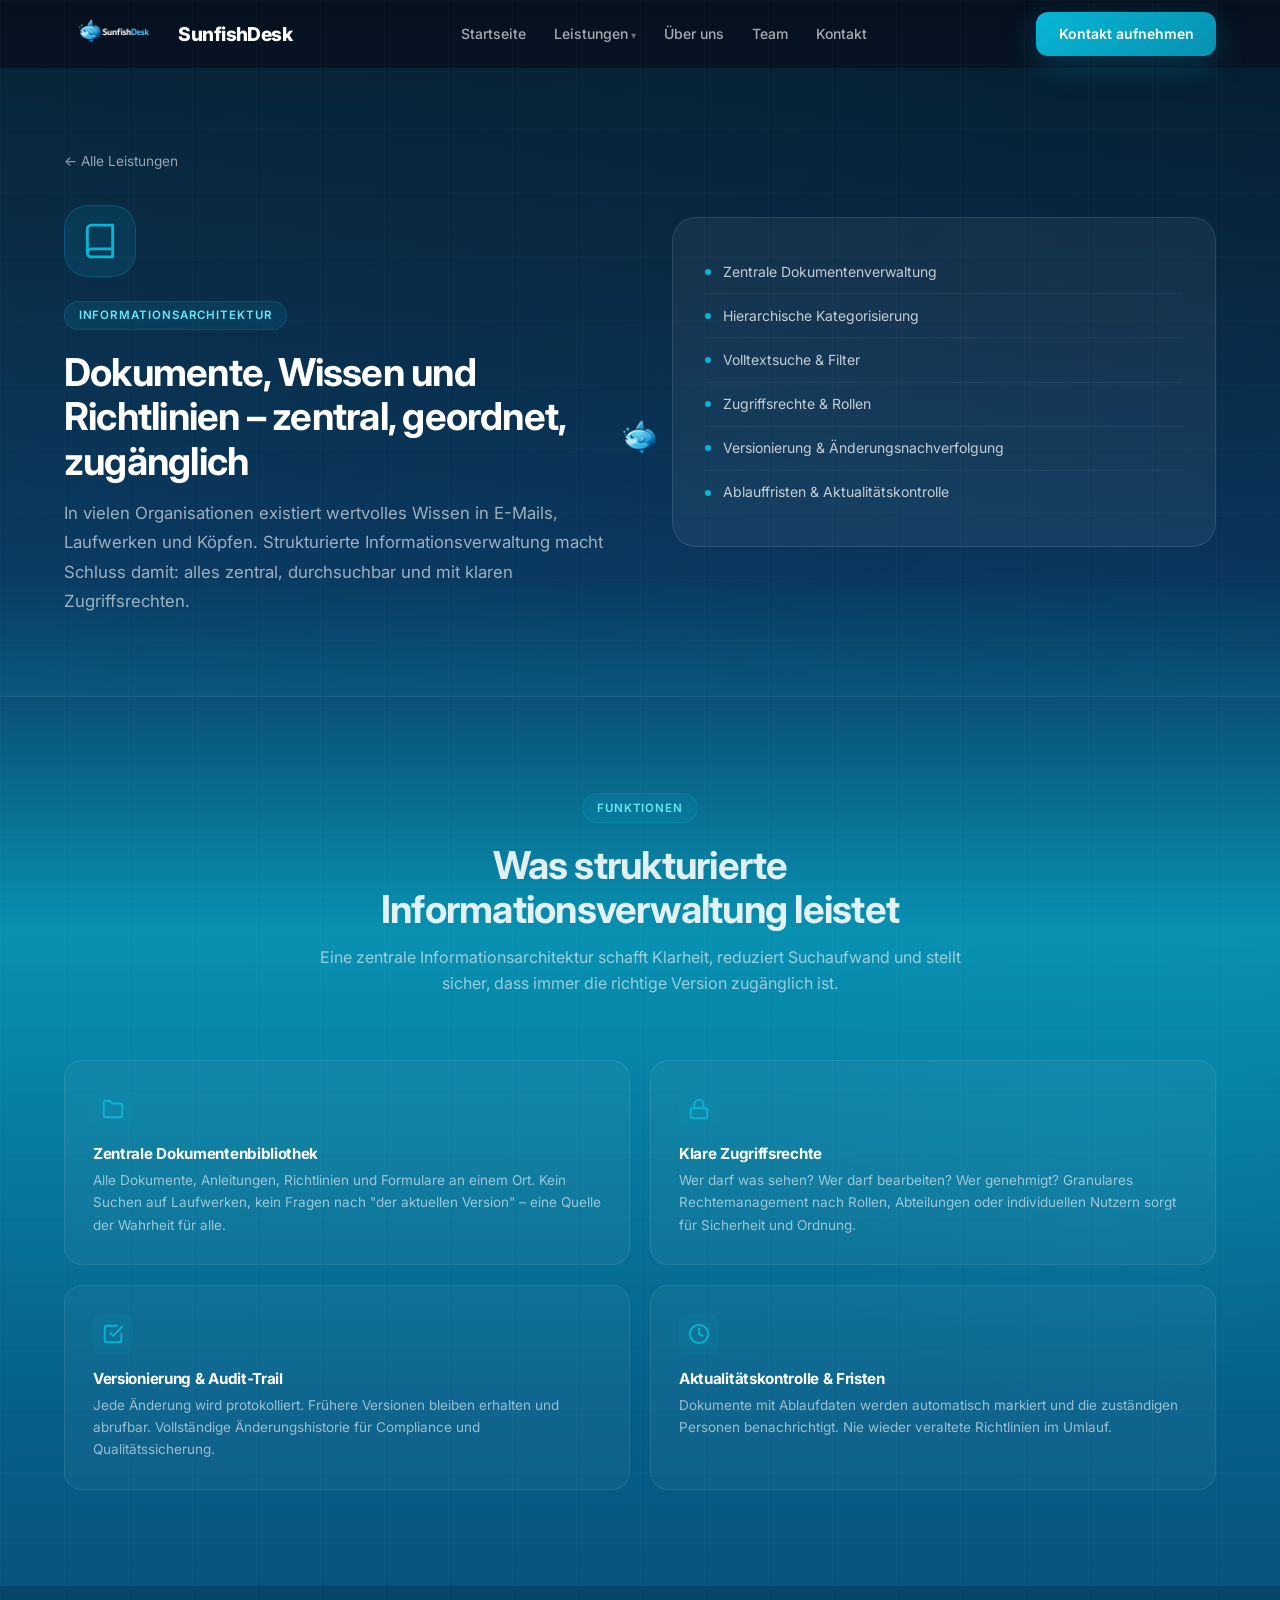
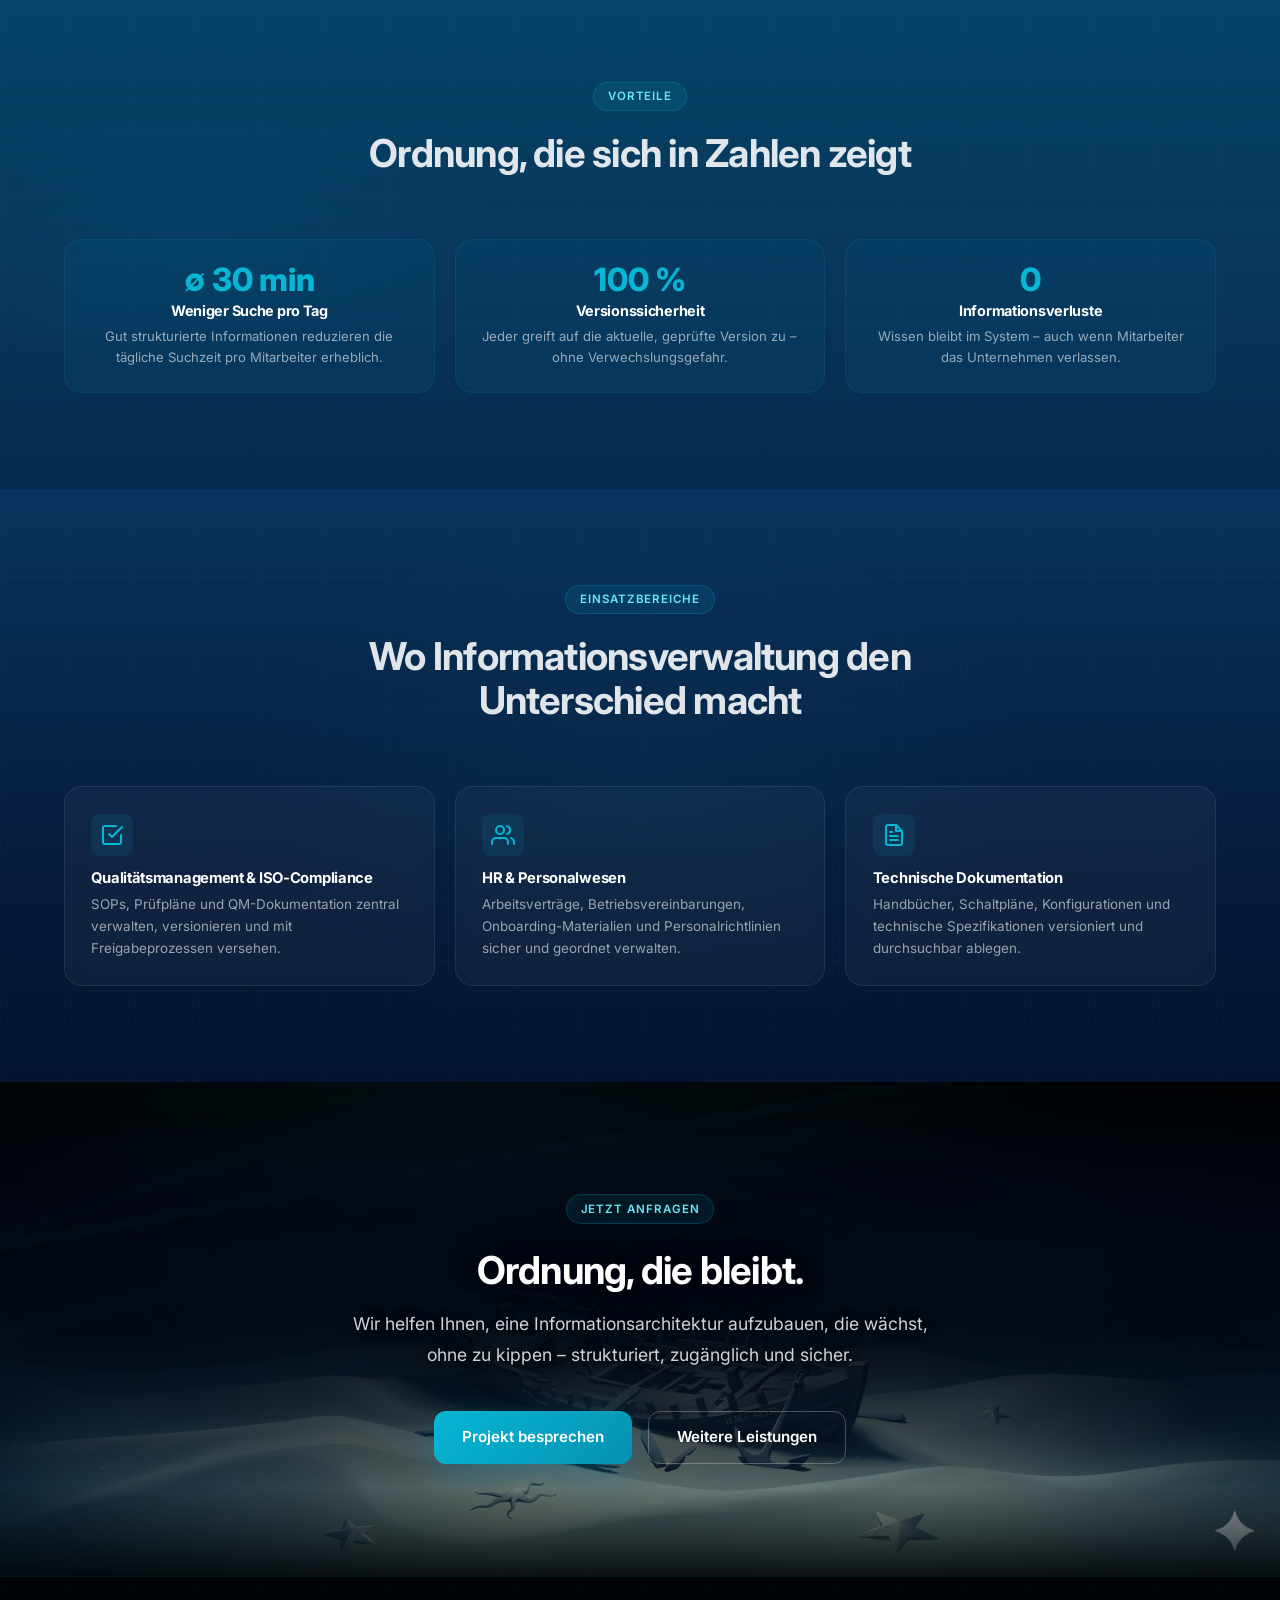
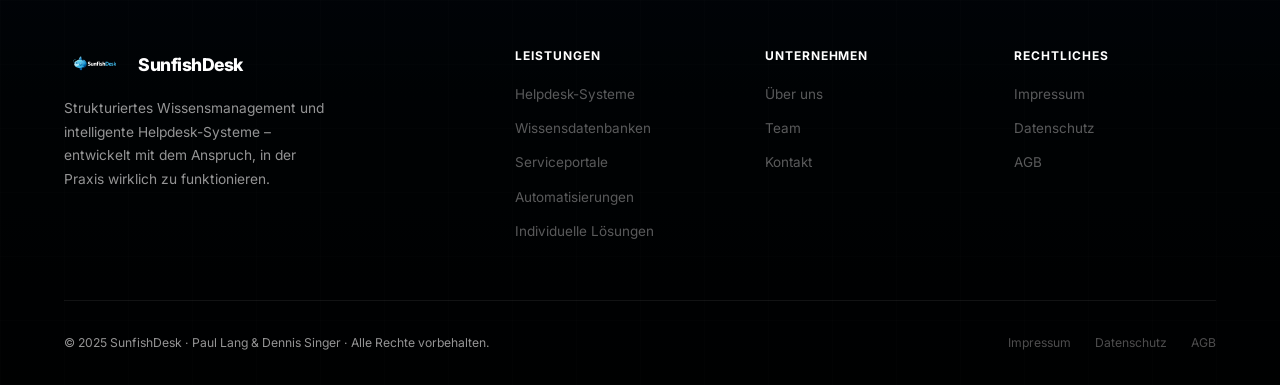
<file: leistungen/informationsverwaltung.html>
<!DOCTYPE html>
<html lang="de">
<head>
  <meta charset="UTF-8">
  <meta name="viewport" content="width=device-width, initial-scale=1.0">
  <title>Strukturierte Informationsverwaltung – SunfishDesk</title>
  <link rel="preconnect" href="https://fonts.googleapis.com">
  <link href="https://fonts.googleapis.com/css2?family=Inter:wght@300;400;500;600;700;800;900&display=swap" rel="stylesheet">
  <link rel="stylesheet" href="../assets/css/styles.css">
</head>


<div id="fish-cursor" data-base="../assets/img/"></div>
<script src="../assets/js/fish-cursor.js"></script>

<body class="service-page">

  <nav id="nav">
    <div class="nav-inner">
      <a href="../index.html" class="nav-logo">
        <img src="../assets/img/neues_logo.png" alt="SunfishDesk Logo">
        <span class="nav-logo-text">SunfishDesk</span>
      </a>
      <ul class="nav-links">
        <li><a href="../index.html">Startseite</a></li>
        <li class="has-dropdown"><a href="../index.html#leistungen">Leistungen</a>
          <ul class="dropdown">
            <li><a href="helpdesk-systeme.html">Helpdesk-Systeme</a></li>
            <li><a href="wissensdatenbanken.html">Wissensdatenbanken</a></li>
            <li><a href="serviceportale.html">Interne Serviceportale</a></li>
            <li><a href="prozessdigitalisierung.html">Prozessdigitalisierung</a></li>
            <li><a href="support-workflows.html">Support-Workflows</a></li>
            <li><a href="automatisierungen.html">Automatisierungen</a></li>
            <li><a href="informationsverwaltung.html">Informationsverwaltung</a></li>
            <li><a href="individuelle-software.html">Individuelle Software</a></li>
          </ul>
        </li>
        <li><a href="../index.html#about">Über uns</a></li>
        <li><a href="../index.html#team">Team</a></li>
        <li><a href="../kontakt.html">Kontakt</a></li>
      </ul>
      <div class="nav-cta-d"><a href="../kontakt.html" class="btn btn-primary" style="padding:.7rem 1.4rem;font-size:.875rem;">Kontakt aufnehmen</a></div>
      <button class="hamburger" id="hbg" aria-label="Menü"><span></span><span></span><span></span></button>
    </div>
  </nav>
  <div class="mobile-menu" id="mmenu">
    <a href="../index.html">Startseite</a>
    <span class="mm-section">Leistungen</span>
    <a href="helpdesk-systeme.html">→ Helpdesk-Systeme</a>
    <a href="wissensdatenbanken.html">→ Wissensdatenbanken</a>
    <a href="serviceportale.html">→ Serviceportale</a>
    <a href="prozessdigitalisierung.html">→ Prozessdigitalisierung</a>
    <a href="support-workflows.html">→ Support-Workflows</a>
    <a href="automatisierungen.html">→ Automatisierungen</a>
    <a href="informationsverwaltung.html">→ Informationsverwaltung</a>
    <a href="individuelle-software.html">→ Individuelle Software</a>
    <a href="../index.html#about">Über uns</a>
    <a href="../index.html#team">Team</a>
    <a href="../kontakt.html">Kontakt</a>
  </div>

  <!-- Service Hero -->
  <section class="service-hero">
    <div class="container">
      <div class="service-hero-inner">
        <div>
          <a href="../index.html#leistungen" class="back-link">← Alle Leistungen</a>
          <div class="service-hero-icon">
            <svg xmlns="http://www.w3.org/2000/svg" width="38" height="38" viewBox="0 0 24 24" fill="none" stroke="currentColor" stroke-width="1.8" stroke-linecap="round" stroke-linejoin="round">
              <path d="M4 19.5A2.5 2.5 0 0 1 6.5 17H20"/>
              <path d="M6.5 2H20v20H6.5A2.5 2.5 0 0 1 4 19.5v-15A2.5 2.5 0 0 1 6.5 2z"/>
            </svg>
          </div>
          <span class="label">Informationsarchitektur</span>
          <h1 class="h2">Dokumente, Wissen und Richtlinien – zentral, geordnet, zugänglich</h1>
          <p>In vielen Organisationen existiert wertvolles Wissen in E-Mails, Laufwerken und Köpfen. Strukturierte Informationsverwaltung macht Schluss damit: alles zentral, durchsuchbar und mit klaren Zugriffsrechten.</p>
        </div>
        <div class="service-hero-visual">
          <ul class="feat-list">
            <li>Zentrale Dokumentenverwaltung</li>
            <li>Hierarchische Kategorisierung</li>
            <li>Volltextsuche &amp; Filter</li>
            <li>Zugriffsrechte &amp; Rollen</li>
            <li>Versionierung &amp; Änderungsnachverfolgung</li>
            <li>Ablauffristen &amp; Aktualitätskontrolle</li>
          </ul>
        </div>
      </div>
    </div>
  </section>

  <!-- Features Section -->
  <section class="section glow-right">
    <div class="container">
      <div class="section-header reveal">
        <span class="label">Funktionen</span>
        <h2 class="h2">Was strukturierte Informationsverwaltung leistet</h2>
        <p>Eine zentrale Informationsarchitektur schafft Klarheit, reduziert Suchaufwand und stellt sicher, dass immer die richtige Version zugänglich ist.</p>
      </div>
      <div class="features-grid">

        <div class="feature-card reveal d1">
          <div class="feature-card-icon">
            <svg xmlns="http://www.w3.org/2000/svg" width="22" height="22" viewBox="0 0 24 24" fill="none" stroke="currentColor" stroke-width="2" stroke-linecap="round" stroke-linejoin="round">
              <path d="M22 19a2 2 0 0 1-2 2H4a2 2 0 0 1-2-2V5a2 2 0 0 1 2-2h5l2 3h9a2 2 0 0 1 2 2z"/>
            </svg>
          </div>
          <h3 class="h3">Zentrale Dokumentenbibliothek</h3>
          <p>Alle Dokumente, Anleitungen, Richtlinien und Formulare an einem Ort. Kein Suchen auf Laufwerken, kein Fragen nach "der aktuellen Version" – eine Quelle der Wahrheit für alle.</p>
        </div>

        <div class="feature-card reveal d2">
          <div class="feature-card-icon">
            <svg xmlns="http://www.w3.org/2000/svg" width="22" height="22" viewBox="0 0 24 24" fill="none" stroke="currentColor" stroke-width="2" stroke-linecap="round" stroke-linejoin="round">
              <rect x="3" y="11" width="18" height="11" rx="2" ry="2"/>
              <path d="M7 11V7a5 5 0 0 1 10 0v4"/>
            </svg>
          </div>
          <h3 class="h3">Klare Zugriffsrechte</h3>
          <p>Wer darf was sehen? Wer darf bearbeiten? Wer genehmigt? Granulares Rechtemanagement nach Rollen, Abteilungen oder individuellen Nutzern sorgt für Sicherheit und Ordnung.</p>
        </div>

        <div class="feature-card reveal d1">
          <div class="feature-card-icon">
            <svg xmlns="http://www.w3.org/2000/svg" width="22" height="22" viewBox="0 0 24 24" fill="none" stroke="currentColor" stroke-width="2" stroke-linecap="round" stroke-linejoin="round">
              <polyline points="9 11 12 14 22 4"/>
              <path d="M21 12v7a2 2 0 0 1-2 2H5a2 2 0 0 1-2-2V5a2 2 0 0 1 2-2h11"/>
            </svg>
          </div>
          <h3 class="h3">Versionierung &amp; Audit-Trail</h3>
          <p>Jede Änderung wird protokolliert. Frühere Versionen bleiben erhalten und abrufbar. Vollständige Änderungshistorie für Compliance und Qualitätssicherung.</p>
        </div>

        <div class="feature-card reveal d2">
          <div class="feature-card-icon">
            <svg xmlns="http://www.w3.org/2000/svg" width="22" height="22" viewBox="0 0 24 24" fill="none" stroke="currentColor" stroke-width="2" stroke-linecap="round" stroke-linejoin="round">
              <circle cx="12" cy="12" r="10"/>
              <polyline points="12 6 12 12 16 14"/>
            </svg>
          </div>
          <h3 class="h3">Aktualitätskontrolle &amp; Fristen</h3>
          <p>Dokumente mit Ablaufdaten werden automatisch markiert und die zuständigen Personen benachrichtigt. Nie wieder veraltete Richtlinien im Umlauf.</p>
        </div>

      </div>
    </div>
  </section>

  <!-- Benefits -->
  <section class="section section-alt glow-left">
    <div class="container">
      <div class="section-header reveal">
        <span class="label">Vorteile</span>
        <h2 class="h2">Ordnung, die sich in Zahlen zeigt</h2>
      </div>
      <div class="benefits-list">

        <div class="benefit-item reveal d1">
          <div class="benefit-num">&#8709;&nbsp;30&nbsp;min</div>
          <h3>Weniger Suche pro Tag</h3>
          <p>Gut strukturierte Informationen reduzieren die tägliche Suchzeit pro Mitarbeiter erheblich.</p>
        </div>

        <div class="benefit-item reveal d2">
          <div class="benefit-num">100&nbsp;%</div>
          <h3>Versionssicherheit</h3>
          <p>Jeder greift auf die aktuelle, geprüfte Version zu – ohne Verwechslungsgefahr.</p>
        </div>

        <div class="benefit-item reveal d3">
          <div class="benefit-num">0</div>
          <h3>Informationsverluste</h3>
          <p>Wissen bleibt im System – auch wenn Mitarbeiter das Unternehmen verlassen.</p>
        </div>

      </div>
    </div>
  </section>

  <!-- Use Cases -->
  <section class="section glow-center">
    <div class="container">
      <div class="section-header reveal">
        <span class="label">Einsatzbereiche</span>
        <h2 class="h2">Wo Informationsverwaltung den Unterschied macht</h2>
      </div>
      <div class="uc-grid">

        <div class="uc-card reveal d1">
          <div class="uc-icon">
            <svg xmlns="http://www.w3.org/2000/svg" width="24" height="24" viewBox="0 0 24 24" fill="none" stroke="currentColor" stroke-width="2" stroke-linecap="round" stroke-linejoin="round">
              <polyline points="9 11 12 14 22 4"/>
              <path d="M21 12v7a2 2 0 0 1-2 2H5a2 2 0 0 1-2-2V5a2 2 0 0 1 2-2h11"/>
            </svg>
          </div>
          <h3>Qualitätsmanagement &amp; ISO-Compliance</h3>
          <p>SOPs, Prüfpläne und QM-Dokumentation zentral verwalten, versionieren und mit Freigabeprozessen versehen.</p>
        </div>

        <div class="uc-card reveal d2">
          <div class="uc-icon">
            <svg xmlns="http://www.w3.org/2000/svg" width="24" height="24" viewBox="0 0 24 24" fill="none" stroke="currentColor" stroke-width="2" stroke-linecap="round" stroke-linejoin="round">
              <path d="M17 21v-2a4 4 0 0 0-4-4H5a4 4 0 0 0-4 4v2"/>
              <circle cx="9" cy="7" r="4"/>
              <path d="M23 21v-2a4 4 0 0 0-3-3.87"/>
              <path d="M16 3.13a4 4 0 0 1 0 7.75"/>
            </svg>
          </div>
          <h3>HR &amp; Personalwesen</h3>
          <p>Arbeitsverträge, Betriebsvereinbarungen, Onboarding-Materialien und Personalrichtlinien sicher und geordnet verwalten.</p>
        </div>

        <div class="uc-card reveal d3">
          <div class="uc-icon">
            <svg xmlns="http://www.w3.org/2000/svg" width="24" height="24" viewBox="0 0 24 24" fill="none" stroke="currentColor" stroke-width="2" stroke-linecap="round" stroke-linejoin="round">
              <path d="M14 2H6a2 2 0 0 0-2 2v16a2 2 0 0 0 2 2h12a2 2 0 0 0 2-2V8z"/>
              <polyline points="14 2 14 8 20 8"/>
              <line x1="16" y1="13" x2="8" y2="13"/>
              <line x1="16" y1="17" x2="8" y2="17"/>
              <polyline points="10 9 9 9 8 9"/>
            </svg>
          </div>
          <h3>Technische Dokumentation</h3>
          <p>Handbücher, Schaltpläne, Konfigurationen und technische Spezifikationen versioniert und durchsuchbar ablegen.</p>
        </div>

      </div>
    </div>
  </section>

  <!-- CTA -->
  <section class="cta">
    <div class="container">
      <div class="cta-inner">
        <div class="label" style="margin:0 auto 1.5rem;display:table;">Jetzt anfragen</div>
        <h2 class="h2">Ordnung, die bleibt.</h2>
        <p class="body-lg">Wir helfen Ihnen, eine Informationsarchitektur aufzubauen, die wächst, ohne zu kippen – strukturiert, zugänglich und sicher.</p>
        <div class="cta-acts">
          <a href="../kontakt.html" class="btn btn-primary">Projekt besprechen</a>
          <a href="../index.html#leistungen" class="btn btn-ghost">Weitere Leistungen</a>
        </div>
      </div>
    </div>
  </section>

  <footer>
    <div class="container">
      <div class="footer-grid">
        <div class="footer-brand">
          <div class="footer-brand-logo"><img src="../assets/img/neues_logo.png" alt="SunfishDesk"><span>SunfishDesk</span></div>
          <p>Strukturiertes Wissensmanagement und intelligente Helpdesk-Systeme – entwickelt mit dem Anspruch, in der Praxis wirklich zu funktionieren.</p>
        </div>
        <div class="footer-col"><h4>Leistungen</h4><ul>
          <li><a href="helpdesk-systeme.html">Helpdesk-Systeme</a></li>
          <li><a href="wissensdatenbanken.html">Wissensdatenbanken</a></li>
          <li><a href="serviceportale.html">Serviceportale</a></li>
          <li><a href="automatisierungen.html">Automatisierungen</a></li>
          <li><a href="individuelle-software.html">Individuelle Lösungen</a></li>
        </ul></div>
        <div class="footer-col"><h4>Unternehmen</h4><ul>
          <li><a href="../index.html#about">Über uns</a></li>
          <li><a href="../index.html#team">Team</a></li>
          <li><a href="../kontakt.html">Kontakt</a></li>
        </ul></div>
        <div class="footer-col"><h4>Rechtliches</h4><ul>
          <li><a href="../impressum.html">Impressum</a></li>
          <li><a href="../datenschutz.html">Datenschutz</a></li>
          <li><a href="../agb.html">AGB</a></li>
        </ul></div>
      </div>
      <div class="footer-bottom">
        <p>© 2025 SunfishDesk · Paul Lang &amp; Dennis Singer · Alle Rechte vorbehalten.</p>
        <div class="footer-links"><a href="../impressum.html">Impressum</a><a href="../datenschutz.html">Datenschutz</a><a href="../agb.html">AGB</a></div>
      </div>
    </div>
  </footer>

  <script>
    const nav=document.getElementById('nav');
    window.addEventListener('scroll',()=>nav.classList.toggle('scrolled',window.scrollY>20));
    const hbg=document.getElementById('hbg'),mmenu=document.getElementById('mmenu');
    hbg.addEventListener('click',()=>{hbg.classList.toggle('open');mmenu.classList.toggle('open');});
    const obs=new IntersectionObserver(entries=>entries.forEach(e=>{if(e.isIntersecting)e.target.classList.add('visible');}),{threshold:.1,rootMargin:'0px 0px -50px 0px'});
    document.querySelectorAll('.reveal').forEach(el=>obs.observe(el));
  </script>

</body>
</html>
</file>
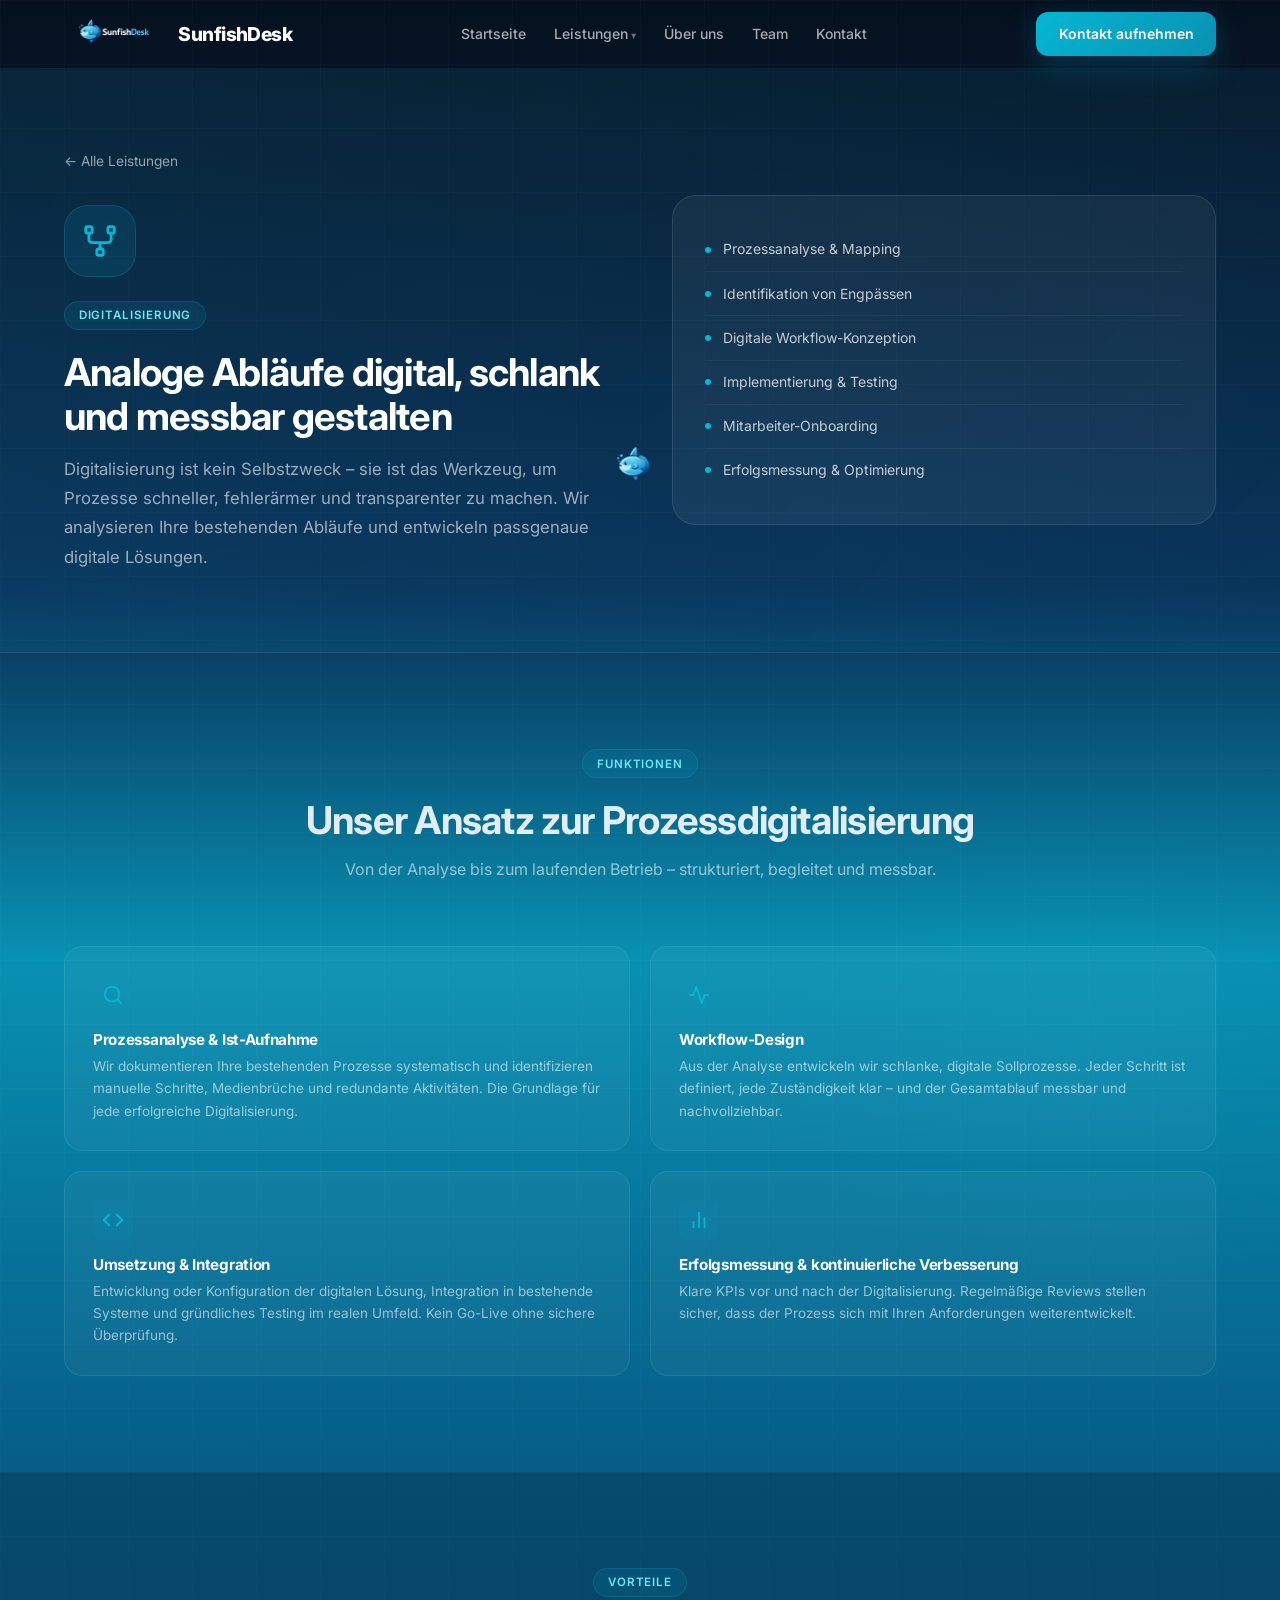
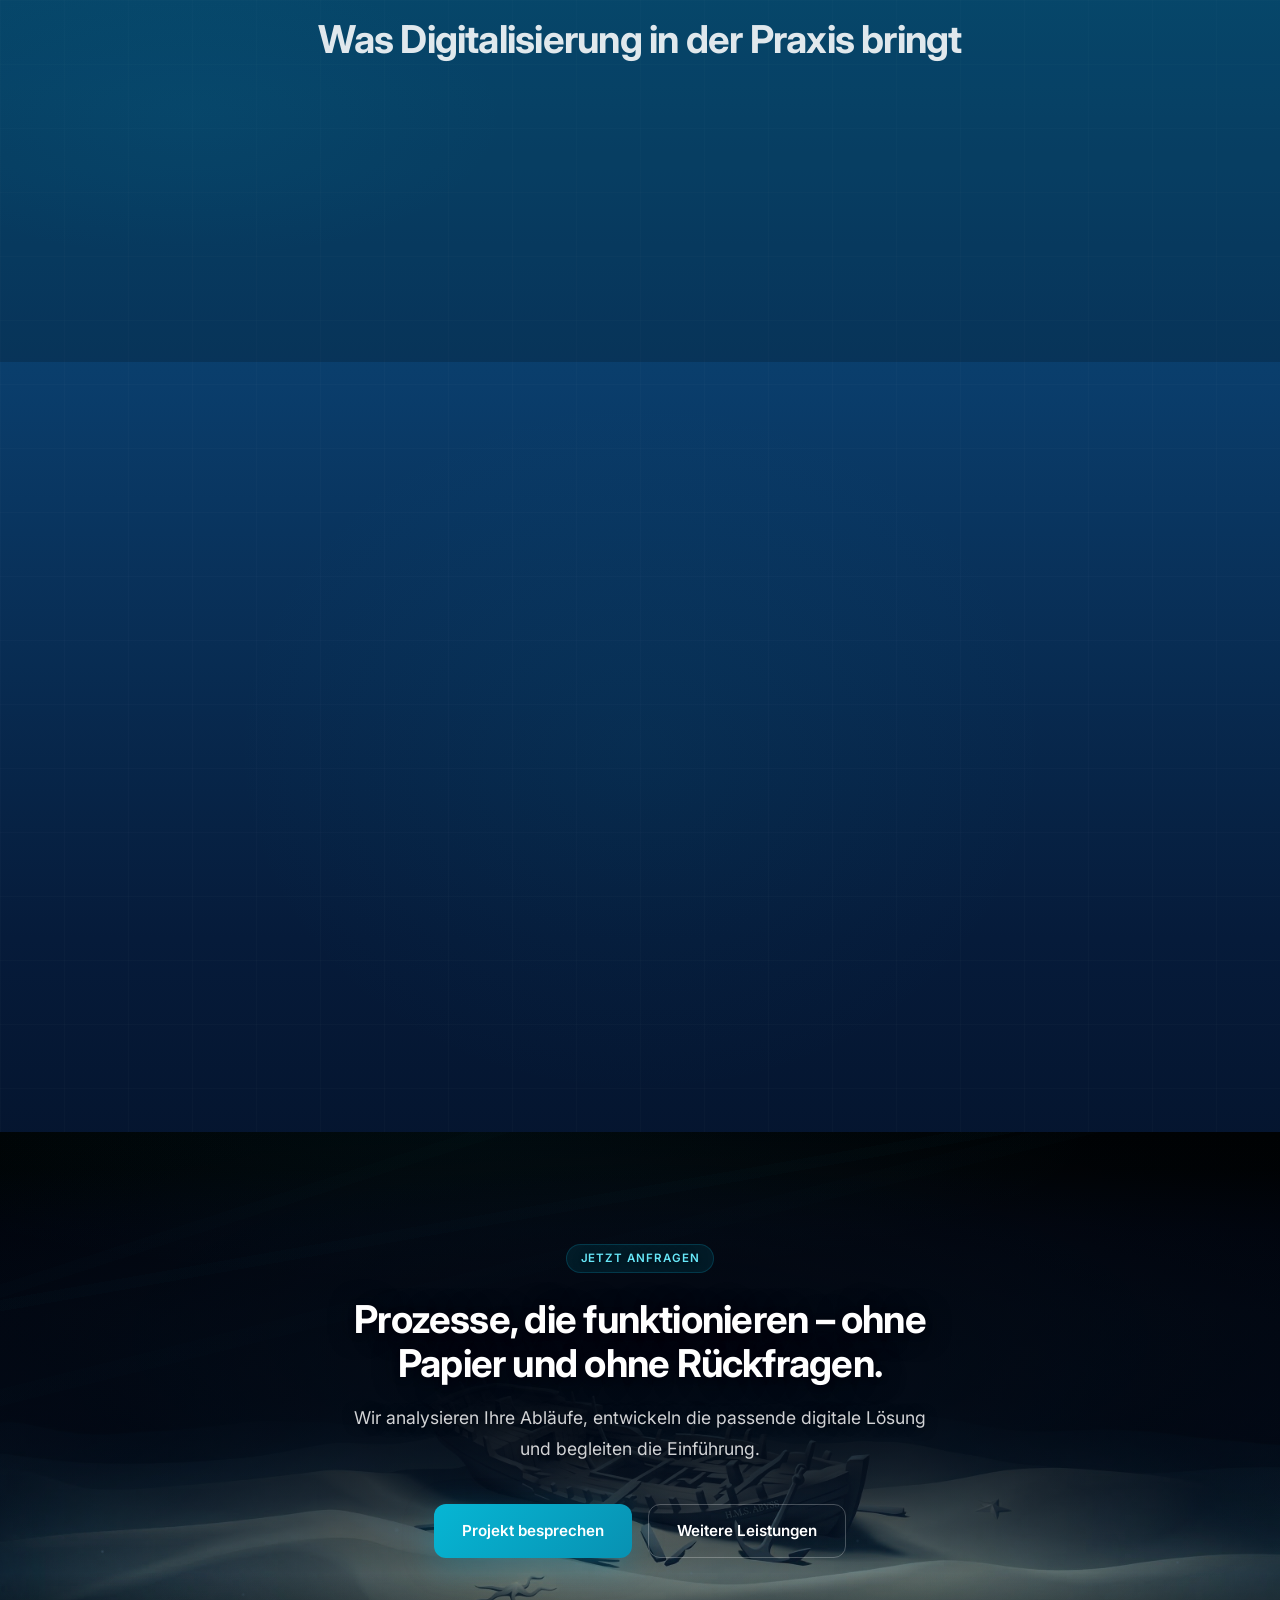
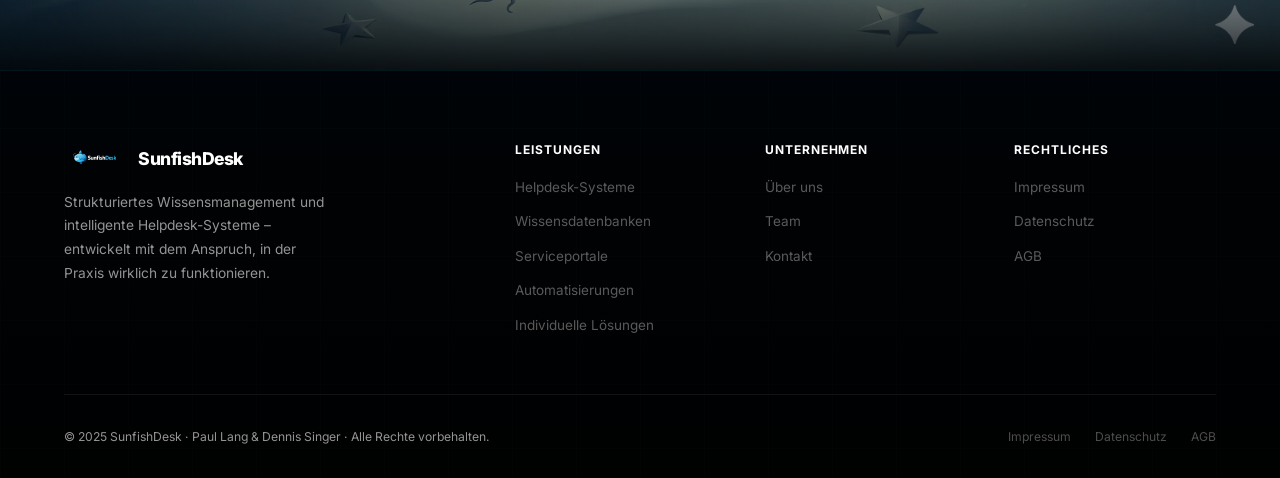
<file: leistungen/prozessdigitalisierung.html>
<!DOCTYPE html>
<html lang="de">
<head>
  <meta charset="UTF-8">
  <meta name="viewport" content="width=device-width, initial-scale=1.0">
  <title>Prozessdigitalisierung – SunfishDesk</title>
  <link rel="preconnect" href="https://fonts.googleapis.com">
  <link href="https://fonts.googleapis.com/css2?family=Inter:wght@300;400;500;600;700;800;900&display=swap" rel="stylesheet">
  <link rel="stylesheet" href="../assets/css/styles.css">
</head>

<div id="fish-cursor" data-base="../assets/img/"></div>
<script src="../assets/js/fish-cursor.js"></script>


<body class="service-page">

  <nav id="nav">
    <div class="nav-inner">
      <a href="../index.html" class="nav-logo">
        <img src="../assets/img/neues_logo.png" alt="SunfishDesk Logo">
        <span class="nav-logo-text">SunfishDesk</span>
      </a>
      <ul class="nav-links">
        <li><a href="../index.html">Startseite</a></li>
        <li class="has-dropdown"><a href="../index.html#leistungen">Leistungen</a>
          <ul class="dropdown">
            <li><a href="helpdesk-systeme.html">Helpdesk-Systeme</a></li>
            <li><a href="wissensdatenbanken.html">Wissensdatenbanken</a></li>
            <li><a href="serviceportale.html">Interne Serviceportale</a></li>
            <li><a href="prozessdigitalisierung.html">Prozessdigitalisierung</a></li>
            <li><a href="support-workflows.html">Support-Workflows</a></li>
            <li><a href="automatisierungen.html">Automatisierungen</a></li>
            <li><a href="informationsverwaltung.html">Informationsverwaltung</a></li>
            <li><a href="individuelle-software.html">Individuelle Software</a></li>
          </ul>
        </li>
        <li><a href="../index.html#about">Über uns</a></li>
        <li><a href="../index.html#team">Team</a></li>
        <li><a href="../kontakt.html">Kontakt</a></li>
      </ul>
      <div class="nav-cta-d"><a href="../kontakt.html" class="btn btn-primary" style="padding:.7rem 1.4rem;font-size:.875rem;">Kontakt aufnehmen</a></div>
      <button class="hamburger" id="hbg" aria-label="Menü"><span></span><span></span><span></span></button>
    </div>
  </nav>
  <div class="mobile-menu" id="mmenu">
    <a href="../index.html">Startseite</a>
    <span class="mm-section">Leistungen</span>
    <a href="helpdesk-systeme.html">→ Helpdesk-Systeme</a>
    <a href="wissensdatenbanken.html">→ Wissensdatenbanken</a>
    <a href="serviceportale.html">→ Serviceportale</a>
    <a href="prozessdigitalisierung.html">→ Prozessdigitalisierung</a>
    <a href="support-workflows.html">→ Support-Workflows</a>
    <a href="automatisierungen.html">→ Automatisierungen</a>
    <a href="informationsverwaltung.html">→ Informationsverwaltung</a>
    <a href="individuelle-software.html">→ Individuelle Software</a>
    <a href="../index.html#about">Über uns</a>
    <a href="../index.html#team">Team</a>
    <a href="../kontakt.html">Kontakt</a>
  </div>

  <!-- Service Hero -->
  <section class="service-hero">
    <div class="container">
      <div class="service-hero-inner">
        <div>
          <a href="../index.html#leistungen" class="back-link">← Alle Leistungen</a>
          <div class="service-hero-icon">
            <svg xmlns="http://www.w3.org/2000/svg" width="38" height="38" viewBox="0 0 24 24" fill="none" stroke="currentColor" stroke-width="1.8" stroke-linecap="round" stroke-linejoin="round">
              <rect x="3" y="3" width="4" height="4" rx="1"/>
              <rect x="17" y="3" width="4" height="4" rx="1"/>
              <rect x="10" y="17" width="4" height="4" rx="1"/>
              <path d="M5 7v4a2 2 0 0 0 2 2h10a2 2 0 0 0 2-2V7"/>
              <line x1="12" y1="13" x2="12" y2="17"/>
            </svg>
          </div>
          <span class="label">Digitalisierung</span>
          <h1 class="h2">Analoge Abläufe digital, schlank und messbar gestalten</h1>
          <p>Digitalisierung ist kein Selbstzweck – sie ist das Werkzeug, um Prozesse schneller, fehlerärmer und transparenter zu machen. Wir analysieren Ihre bestehenden Abläufe und entwickeln passgenaue digitale Lösungen.</p>
        </div>
        <div class="service-hero-visual">
          <ul class="feat-list">
            <li>Prozessanalyse &amp; Mapping</li>
            <li>Identifikation von Engpässen</li>
            <li>Digitale Workflow-Konzeption</li>
            <li>Implementierung &amp; Testing</li>
            <li>Mitarbeiter-Onboarding</li>
            <li>Erfolgsmessung &amp; Optimierung</li>
          </ul>
        </div>
      </div>
    </div>
  </section>

  <!-- Features Section -->
  <section class="section glow-right">
    <div class="container">
      <div class="section-header reveal">
        <span class="label">Funktionen</span>
        <h2 class="h2">Unser Ansatz zur Prozessdigitalisierung</h2>
        <p>Von der Analyse bis zum laufenden Betrieb – strukturiert, begleitet und messbar.</p>
      </div>
      <div class="features-grid">

        <div class="feature-card reveal d1">
          <div class="feature-card-icon">
            <svg xmlns="http://www.w3.org/2000/svg" width="22" height="22" viewBox="0 0 24 24" fill="none" stroke="currentColor" stroke-width="2" stroke-linecap="round" stroke-linejoin="round">
              <circle cx="11" cy="11" r="8"/>
              <line x1="21" y1="21" x2="16.65" y2="16.65"/>
            </svg>
          </div>
          <h3 class="h3">Prozessanalyse &amp; Ist-Aufnahme</h3>
          <p>Wir dokumentieren Ihre bestehenden Prozesse systematisch und identifizieren manuelle Schritte, Medienbrüche und redundante Aktivitäten. Die Grundlage für jede erfolgreiche Digitalisierung.</p>
        </div>

        <div class="feature-card reveal d2">
          <div class="feature-card-icon">
            <svg xmlns="http://www.w3.org/2000/svg" width="22" height="22" viewBox="0 0 24 24" fill="none" stroke="currentColor" stroke-width="2" stroke-linecap="round" stroke-linejoin="round">
              <polyline points="22 12 18 12 15 21 9 3 6 12 2 12"/>
            </svg>
          </div>
          <h3 class="h3">Workflow-Design</h3>
          <p>Aus der Analyse entwickeln wir schlanke, digitale Sollprozesse. Jeder Schritt ist definiert, jede Zuständigkeit klar – und der Gesamtablauf messbar und nachvollziehbar.</p>
        </div>

        <div class="feature-card reveal d1">
          <div class="feature-card-icon">
            <svg xmlns="http://www.w3.org/2000/svg" width="22" height="22" viewBox="0 0 24 24" fill="none" stroke="currentColor" stroke-width="2" stroke-linecap="round" stroke-linejoin="round">
              <polyline points="16 18 22 12 16 6"/>
              <polyline points="8 6 2 12 8 18"/>
            </svg>
          </div>
          <h3 class="h3">Umsetzung &amp; Integration</h3>
          <p>Entwicklung oder Konfiguration der digitalen Lösung, Integration in bestehende Systeme und gründliches Testing im realen Umfeld. Kein Go-Live ohne sichere Überprüfung.</p>
        </div>

        <div class="feature-card reveal d2">
          <div class="feature-card-icon">
            <svg xmlns="http://www.w3.org/2000/svg" width="22" height="22" viewBox="0 0 24 24" fill="none" stroke="currentColor" stroke-width="2" stroke-linecap="round" stroke-linejoin="round">
              <line x1="18" y1="20" x2="18" y2="10"/>
              <line x1="12" y1="20" x2="12" y2="4"/>
              <line x1="6" y1="20" x2="6" y2="14"/>
            </svg>
          </div>
          <h3 class="h3">Erfolgsmessung &amp; kontinuierliche Verbesserung</h3>
          <p>Klare KPIs vor und nach der Digitalisierung. Regelmäßige Reviews stellen sicher, dass der Prozess sich mit Ihren Anforderungen weiterentwickelt.</p>
        </div>

      </div>
    </div>
  </section>

  <!-- Benefits -->
  <section class="section section-alt glow-left">
    <div class="container">
      <div class="section-header reveal">
        <span class="label">Vorteile</span>
        <h2 class="h2">Was Digitalisierung in der Praxis bringt</h2>
      </div>
      <div class="benefits-list">

        <div class="benefit-item reveal d1">
          <div class="benefit-number">&#8709;&nbsp;55&nbsp;%</div>
          <h3>Weniger manueller Aufwand</h3>
          <p>Digitalisierte Prozesse erledigen automatisch, was vorher händisch erledigt werden musste.</p>
        </div>

        <div class="benefit-item reveal d2">
          <div class="benefit-number">&lt;&nbsp;1&nbsp;%</div>
          <h3>Fehlerrate</h3>
          <p>Digitale Prozesse eliminieren fehleranfällige manuelle Schritte und Medienbrüche systematisch.</p>
        </div>

        <div class="benefit-item reveal d3">
          <div class="benefit-number">100&nbsp;%</div>
          <h3>Nachvollziehbarkeit</h3>
          <p>Jeder Prozessschritt ist dokumentiert, auditierbar und jederzeit einsehbar.</p>
        </div>

      </div>
    </div>
  </section>

  <!-- Use Cases -->
  <section class="section glow-center">
    <div class="container">
      <div class="section-header reveal">
        <span class="label">Einsatzbereiche</span>
        <h2 class="h2">Typische Prozesse, die wir digitalisieren</h2>
      </div>
      <div class="uc-grid">

        <div class="uc-card reveal d1">
          <div class="uc-icon">
            <svg xmlns="http://www.w3.org/2000/svg" width="24" height="24" viewBox="0 0 24 24" fill="none" stroke="currentColor" stroke-width="2" stroke-linecap="round" stroke-linejoin="round">
              <polyline points="9 11 12 14 22 4"/>
              <path d="M21 12v7a2 2 0 0 1-2 2H5a2 2 0 0 1-2-2V5a2 2 0 0 1 2-2h11"/>
            </svg>
          </div>
          <h3>Genehmigungsprozesse</h3>
          <p>Urlaubsanträge, Bestellfreigaben, Budgetgenehmigungen – digital, strukturiert und transparent statt per E-Mail-Kette.</p>
        </div>

        <div class="uc-card reveal d2">
          <div class="uc-icon">
            <svg xmlns="http://www.w3.org/2000/svg" width="24" height="24" viewBox="0 0 24 24" fill="none" stroke="currentColor" stroke-width="2" stroke-linecap="round" stroke-linejoin="round">
              <path d="M17 21v-2a4 4 0 0 0-4-4H5a4 4 0 0 0-4 4v2"/>
              <circle cx="9" cy="7" r="4"/>
              <line x1="19" y1="8" x2="19" y2="14"/>
              <line x1="22" y1="11" x2="16" y2="11"/>
            </svg>
          </div>
          <h3>Onboarding-Prozesse</h3>
          <p>Neues Teammitglied? Alle Schritte digital geführt – von der Hardware-Bestellung bis zur Zugangsvergabe.</p>
        </div>

        <div class="uc-card reveal d3">
          <div class="uc-icon">
            <svg xmlns="http://www.w3.org/2000/svg" width="24" height="24" viewBox="0 0 24 24" fill="none" stroke="currentColor" stroke-width="2" stroke-linecap="round" stroke-linejoin="round">
              <path d="M14 2H6a2 2 0 0 0-2 2v16a2 2 0 0 0 2 2h12a2 2 0 0 0 2-2V8z"/>
              <polyline points="14 2 14 8 20 8"/>
              <line x1="16" y1="13" x2="8" y2="13"/>
              <line x1="16" y1="17" x2="8" y2="17"/>
              <polyline points="10 9 9 9 8 9"/>
            </svg>
          </div>
          <h3>Meldewesen &amp; Berichterstattung</h3>
          <p>Regelmäßige Reports, Qualitätsmeldungen und Statusberichte automatisch erfassen und weiterleiten.</p>
        </div>

        <div class="uc-card reveal d1">
          <div class="uc-icon">
            <svg xmlns="http://www.w3.org/2000/svg" width="24" height="24" viewBox="0 0 24 24" fill="none" stroke="currentColor" stroke-width="2" stroke-linecap="round" stroke-linejoin="round">
              <rect x="1" y="4" width="22" height="16" rx="2" ry="2"/>
              <line x1="1" y1="10" x2="23" y2="10"/>
            </svg>
          </div>
          <h3>Rechnungs- &amp; Belegverarbeitung</h3>
          <p>Eingehende Dokumente digital erfassen, kategorisieren und an die richtigen Stellen weiterleiten.</p>
        </div>

      </div>
    </div>
  </section>

  <!-- CTA -->
  <section class="cta">
    <div class="container">
      <div class="cta-inner">
        <div class="label" style="margin:0 auto 1.5rem;display:table;">Jetzt anfragen</div>
        <h2 class="h2">Prozesse, die funktionieren – ohne Papier und ohne Rückfragen.</h2>
        <p class="body-lg">Wir analysieren Ihre Abläufe, entwickeln die passende digitale Lösung und begleiten die Einführung.</p>
        <div class="cta-acts">
          <a href="../kontakt.html" class="btn btn-primary">Projekt besprechen</a>
          <a href="../index.html#leistungen" class="btn btn-ghost">Weitere Leistungen</a>
        </div>
      </div>
    </div>
  </section>

  <footer>
    <div class="container">
      <div class="footer-grid">
        <div class="footer-brand">
          <div class="footer-brand-logo"><img src="../assets/img/neues_logo.png" alt="SunfishDesk"><span>SunfishDesk</span></div>
          <p>Strukturiertes Wissensmanagement und intelligente Helpdesk-Systeme – entwickelt mit dem Anspruch, in der Praxis wirklich zu funktionieren.</p>
        </div>
        <div class="footer-col"><h4>Leistungen</h4><ul>
          <li><a href="helpdesk-systeme.html">Helpdesk-Systeme</a></li>
          <li><a href="wissensdatenbanken.html">Wissensdatenbanken</a></li>
          <li><a href="serviceportale.html">Serviceportale</a></li>
          <li><a href="automatisierungen.html">Automatisierungen</a></li>
          <li><a href="individuelle-software.html">Individuelle Lösungen</a></li>
        </ul></div>
        <div class="footer-col"><h4>Unternehmen</h4><ul>
          <li><a href="../index.html#about">Über uns</a></li>
          <li><a href="../index.html#team">Team</a></li>
          <li><a href="../kontakt.html">Kontakt</a></li>
        </ul></div>
        <div class="footer-col"><h4>Rechtliches</h4><ul>
          <li><a href="../impressum.html">Impressum</a></li>
          <li><a href="../datenschutz.html">Datenschutz</a></li>
          <li><a href="../agb.html">AGB</a></li>
        </ul></div>
      </div>
      <div class="footer-bottom">
        <p>© 2025 SunfishDesk · Paul Lang &amp; Dennis Singer · Alle Rechte vorbehalten.</p>
        <div class="footer-links"><a href="../impressum.html">Impressum</a><a href="../datenschutz.html">Datenschutz</a><a href="../agb.html">AGB</a></div>
      </div>
    </div>
  </footer>

  <script>
    const nav=document.getElementById('nav');
    window.addEventListener('scroll',()=>nav.classList.toggle('scrolled',window.scrollY>20));
    const hbg=document.getElementById('hbg'),mmenu=document.getElementById('mmenu');
    hbg.addEventListener('click',()=>{hbg.classList.toggle('open');mmenu.classList.toggle('open');});
    const obs=new IntersectionObserver(entries=>entries.forEach(e=>{if(e.isIntersecting)e.target.classList.add('visible');}),{threshold:.1,rootMargin:'0px 0px -50px 0px'});
    document.querySelectorAll('.reveal').forEach(el=>obs.observe(el));
  </script>

</body>
</html>
</file>
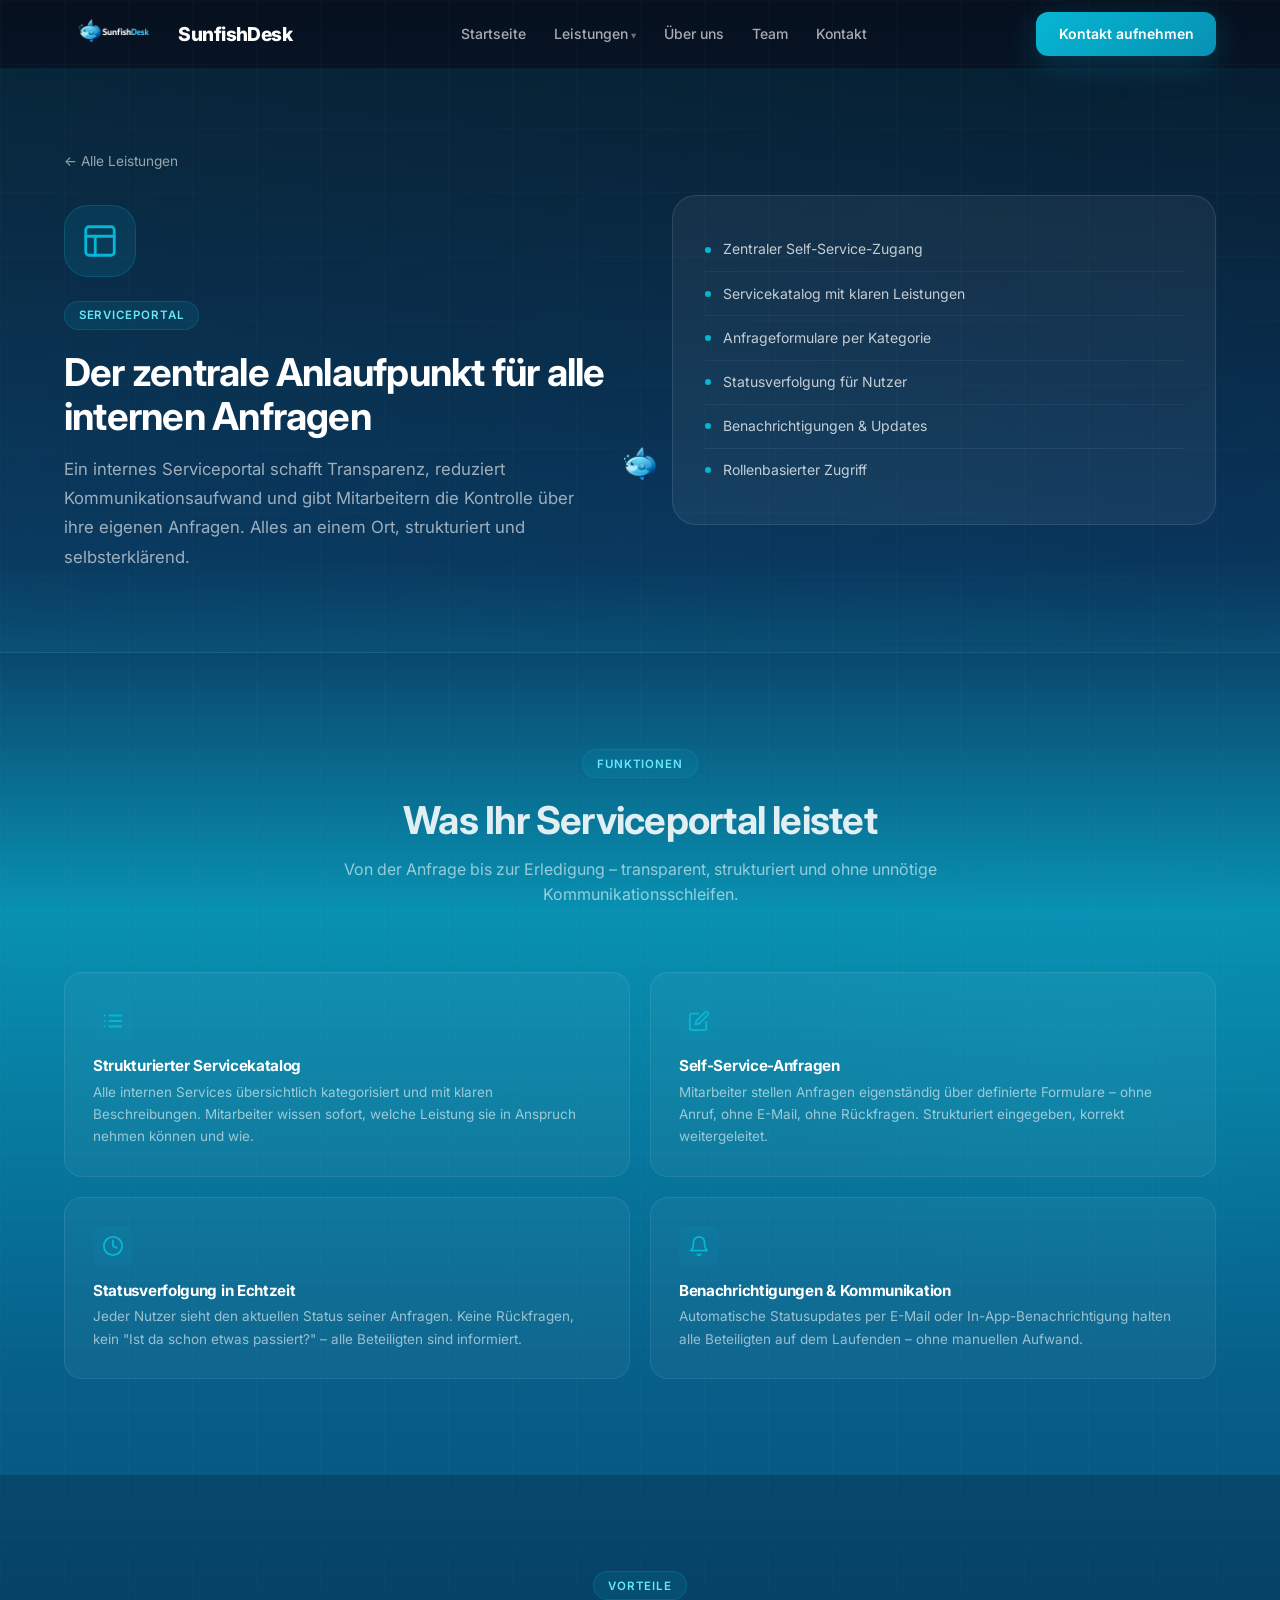
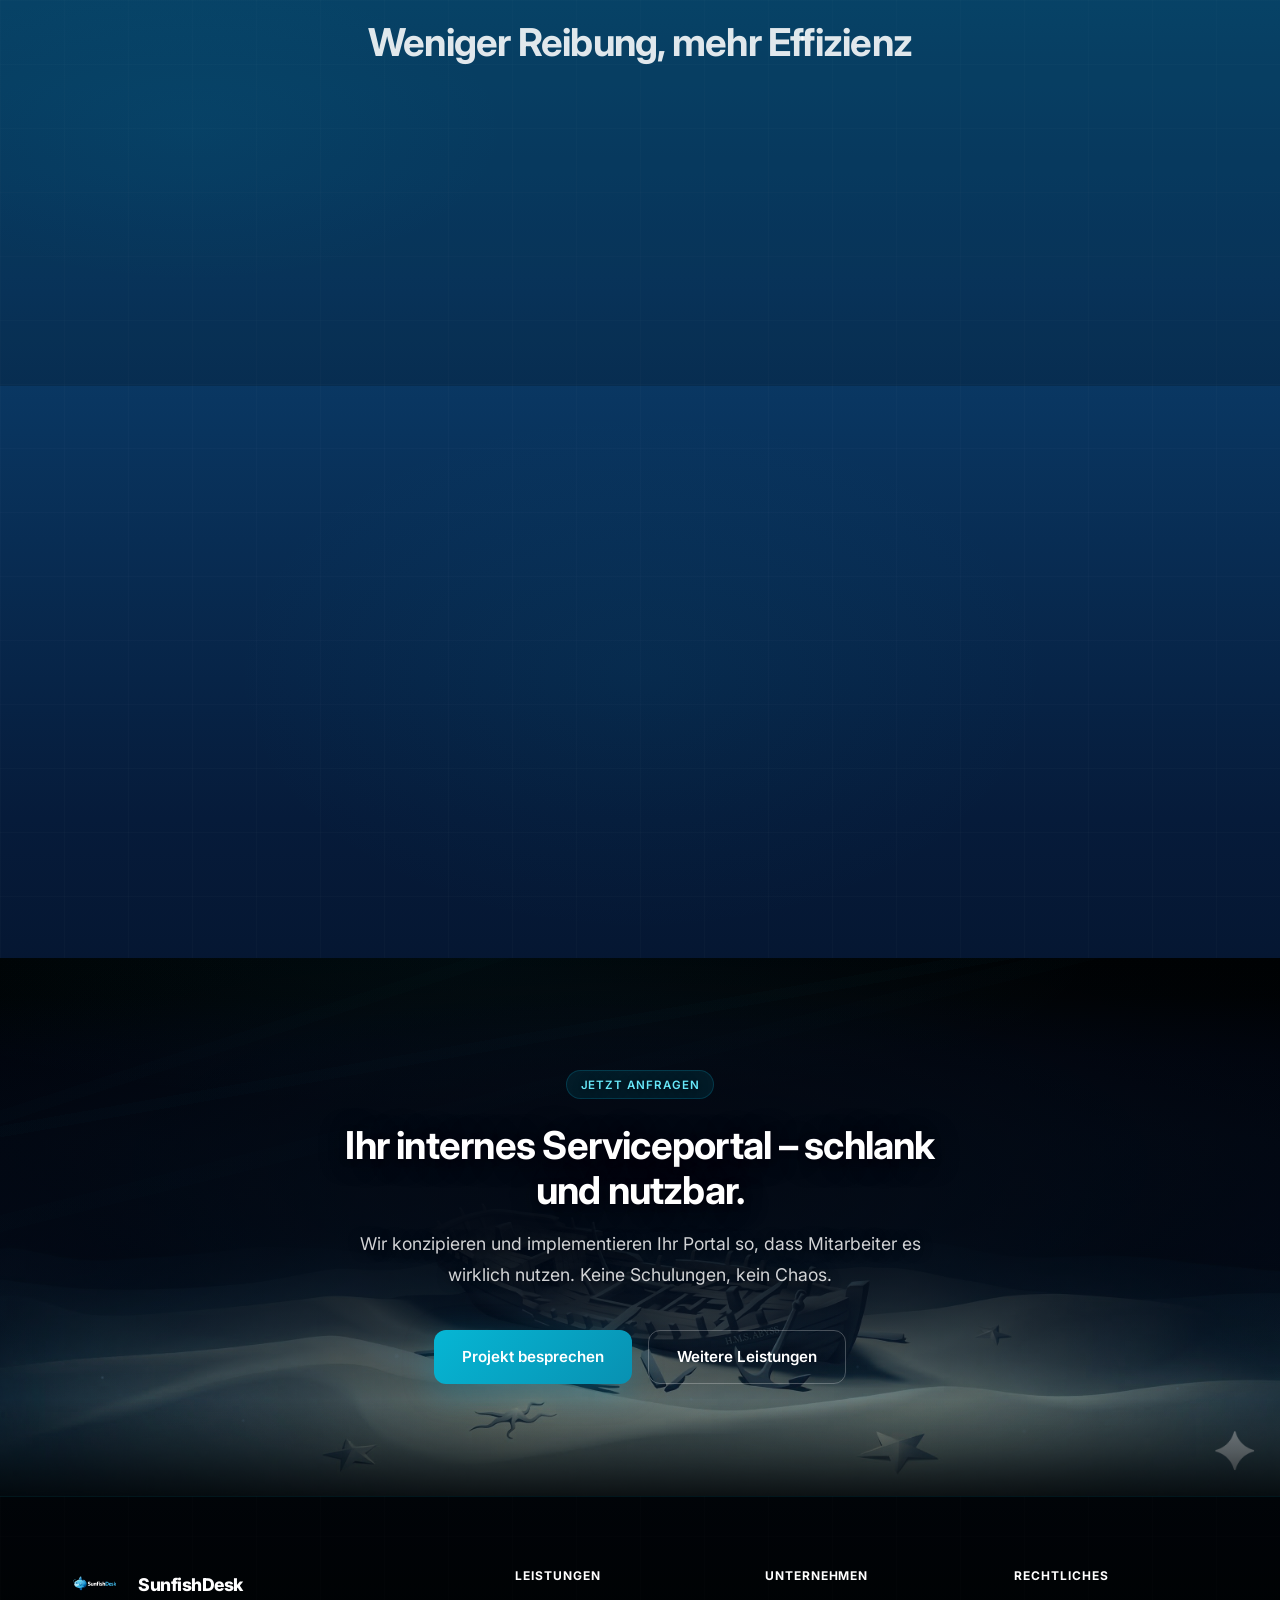
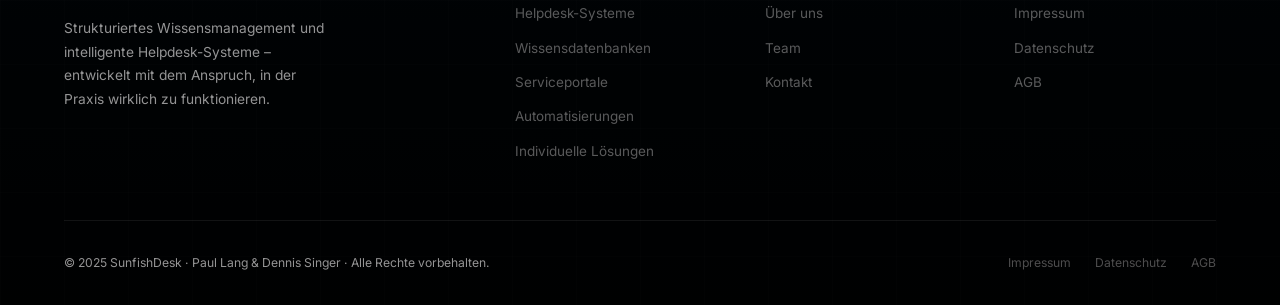
<file: leistungen/serviceportale.html>
<!DOCTYPE html>
<html lang="de">
<head>
  <meta charset="UTF-8">
  <meta name="viewport" content="width=device-width, initial-scale=1.0">
  <title>Interne Serviceportale – SunfishDesk</title>
  <link rel="preconnect" href="https://fonts.googleapis.com">
  <link href="https://fonts.googleapis.com/css2?family=Inter:wght@300;400;500;600;700;800;900&display=swap" rel="stylesheet">
  <link rel="stylesheet" href="../assets/css/styles.css">
</head>

<div id="fish-cursor" data-base="../assets/img/"></div>
<script src="../assets/js/fish-cursor.js"></script>


<body class="service-page">

  <nav id="nav">
    <div class="nav-inner">
      <a href="../index.html" class="nav-logo">
        <img src="../assets/img/neues_logo.png" alt="SunfishDesk Logo">
        <span class="nav-logo-text">SunfishDesk</span>
      </a>
      <ul class="nav-links">
        <li><a href="../index.html">Startseite</a></li>
        <li class="has-dropdown"><a href="../index.html#leistungen">Leistungen</a>
          <ul class="dropdown">
            <li><a href="helpdesk-systeme.html">Helpdesk-Systeme</a></li>
            <li><a href="wissensdatenbanken.html">Wissensdatenbanken</a></li>
            <li><a href="serviceportale.html">Interne Serviceportale</a></li>
            <li><a href="prozessdigitalisierung.html">Prozessdigitalisierung</a></li>
            <li><a href="support-workflows.html">Support-Workflows</a></li>
            <li><a href="automatisierungen.html">Automatisierungen</a></li>
            <li><a href="informationsverwaltung.html">Informationsverwaltung</a></li>
            <li><a href="individuelle-software.html">Individuelle Software</a></li>
          </ul>
        </li>
        <li><a href="../index.html#about">Über uns</a></li>
        <li><a href="../index.html#team">Team</a></li>
        <li><a href="../kontakt.html">Kontakt</a></li>
      </ul>
      <div class="nav-cta-d"><a href="../kontakt.html" class="btn btn-primary" style="padding:.7rem 1.4rem;font-size:.875rem;">Kontakt aufnehmen</a></div>
      <button class="hamburger" id="hbg" aria-label="Menü"><span></span><span></span><span></span></button>
    </div>
  </nav>
  <div class="mobile-menu" id="mmenu">
    <a href="../index.html">Startseite</a>
    <span class="mm-section">Leistungen</span>
    <a href="helpdesk-systeme.html">→ Helpdesk-Systeme</a>
    <a href="wissensdatenbanken.html">→ Wissensdatenbanken</a>
    <a href="serviceportale.html">→ Serviceportale</a>
    <a href="prozessdigitalisierung.html">→ Prozessdigitalisierung</a>
    <a href="support-workflows.html">→ Support-Workflows</a>
    <a href="automatisierungen.html">→ Automatisierungen</a>
    <a href="informationsverwaltung.html">→ Informationsverwaltung</a>
    <a href="individuelle-software.html">→ Individuelle Software</a>
    <a href="../index.html#about">Über uns</a>
    <a href="../index.html#team">Team</a>
    <a href="../kontakt.html">Kontakt</a>
  </div>

  <!-- Service Hero -->
  <section class="service-hero">
    <div class="container">
      <div class="service-hero-inner">
        <div>
          <a href="../index.html#leistungen" class="back-link">← Alle Leistungen</a>
          <div class="service-hero-icon">
            <svg xmlns="http://www.w3.org/2000/svg" width="38" height="38" viewBox="0 0 24 24" fill="none" stroke="currentColor" stroke-width="1.8" stroke-linecap="round" stroke-linejoin="round">
              <rect x="3" y="3" width="18" height="18" rx="2" ry="2"/>
              <line x1="3" y1="9" x2="21" y2="9"/>
              <line x1="9" y1="21" x2="9" y2="9"/>
            </svg>
          </div>
          <span class="label">Serviceportal</span>
          <h1 class="h2">Der zentrale Anlaufpunkt für alle internen Anfragen</h1>
          <p>Ein internes Serviceportal schafft Transparenz, reduziert Kommunikationsaufwand und gibt Mitarbeitern die Kontrolle über ihre eigenen Anfragen. Alles an einem Ort, strukturiert und selbsterklärend.</p>
        </div>
        <div class="service-hero-visual">
          <ul class="feat-list">
            <li>Zentraler Self-Service-Zugang</li>
            <li>Servicekatalog mit klaren Leistungen</li>
            <li>Anfrageformulare per Kategorie</li>
            <li>Statusverfolgung für Nutzer</li>
            <li>Benachrichtigungen &amp; Updates</li>
            <li>Rollenbasierter Zugriff</li>
          </ul>
        </div>
      </div>
    </div>
  </section>

  <!-- Features Section -->
  <section class="section glow-right">
    <div class="container">
      <div class="section-header reveal">
        <span class="label">Funktionen</span>
        <h2 class="h2">Was Ihr Serviceportal leistet</h2>
        <p>Von der Anfrage bis zur Erledigung – transparent, strukturiert und ohne unnötige Kommunikationsschleifen.</p>
      </div>
      <div class="features-grid">

        <div class="feature-card reveal d1">
          <div class="feature-card-icon">
            <svg xmlns="http://www.w3.org/2000/svg" width="22" height="22" viewBox="0 0 24 24" fill="none" stroke="currentColor" stroke-width="2" stroke-linecap="round" stroke-linejoin="round">
              <line x1="8" y1="6" x2="21" y2="6"/>
              <line x1="8" y1="12" x2="21" y2="12"/>
              <line x1="8" y1="18" x2="21" y2="18"/>
              <line x1="3" y1="6" x2="3.01" y2="6"/>
              <line x1="3" y1="12" x2="3.01" y2="12"/>
              <line x1="3" y1="18" x2="3.01" y2="18"/>
            </svg>
          </div>
          <h3 class="h3">Strukturierter Servicekatalog</h3>
          <p>Alle internen Services übersichtlich kategorisiert und mit klaren Beschreibungen. Mitarbeiter wissen sofort, welche Leistung sie in Anspruch nehmen können und wie.</p>
        </div>

        <div class="feature-card reveal d2">
          <div class="feature-card-icon">
            <svg xmlns="http://www.w3.org/2000/svg" width="22" height="22" viewBox="0 0 24 24" fill="none" stroke="currentColor" stroke-width="2" stroke-linecap="round" stroke-linejoin="round">
              <path d="M11 4H4a2 2 0 0 0-2 2v14a2 2 0 0 0 2 2h14a2 2 0 0 0 2-2v-7"/>
              <path d="M18.5 2.5a2.121 2.121 0 0 1 3 3L12 15l-4 1 1-4 9.5-9.5z"/>
            </svg>
          </div>
          <h3 class="h3">Self-Service-Anfragen</h3>
          <p>Mitarbeiter stellen Anfragen eigenständig über definierte Formulare – ohne Anruf, ohne E-Mail, ohne Rückfragen. Strukturiert eingegeben, korrekt weitergeleitet.</p>
        </div>

        <div class="feature-card reveal d1">
          <div class="feature-card-icon">
            <svg xmlns="http://www.w3.org/2000/svg" width="22" height="22" viewBox="0 0 24 24" fill="none" stroke="currentColor" stroke-width="2" stroke-linecap="round" stroke-linejoin="round">
              <circle cx="12" cy="12" r="10"/>
              <polyline points="12 6 12 12 16 14"/>
            </svg>
          </div>
          <h3 class="h3">Statusverfolgung in Echtzeit</h3>
          <p>Jeder Nutzer sieht den aktuellen Status seiner Anfragen. Keine Rückfragen, kein "Ist da schon etwas passiert?" – alle Beteiligten sind informiert.</p>
        </div>

        <div class="feature-card reveal d2">
          <div class="feature-card-icon">
            <svg xmlns="http://www.w3.org/2000/svg" width="22" height="22" viewBox="0 0 24 24" fill="none" stroke="currentColor" stroke-width="2" stroke-linecap="round" stroke-linejoin="round">
              <path d="M18 8A6 6 0 0 0 6 8c0 7-3 9-3 9h18s-3-2-3-9"/>
              <path d="M13.73 21a2 2 0 0 1-3.46 0"/>
            </svg>
          </div>
          <h3 class="h3">Benachrichtigungen &amp; Kommunikation</h3>
          <p>Automatische Statusupdates per E-Mail oder In-App-Benachrichtigung halten alle Beteiligten auf dem Laufenden – ohne manuellen Aufwand.</p>
        </div>

      </div>
    </div>
  </section>

  <!-- Benefits -->
  <section class="section section-alt glow-left">
    <div class="container">
      <div class="section-header reveal">
        <span class="label">Vorteile</span>
        <h2 class="h2">Weniger Reibung, mehr Effizienz</h2>
      </div>
      <div class="benefits-list">

        <div class="benefit-item reveal d1">
          <div class="benefit-number">70&nbsp;%</div>
          <h3>Weniger E-Mail-Rückfragen</h3>
          <p>Strukturierte Self-Service-Formulare reduzieren informelle Anfragen per E-Mail und Telefon erheblich.</p>
        </div>

        <div class="benefit-item reveal d2">
          <div class="benefit-number">&lt;&nbsp;5&nbsp;min</div>
          <h3>Einarbeitungszeit</h3>
          <p>Intuitive Oberflächen erfordern keine Schulung – neue Nutzer finden sich sofort zurecht.</p>
        </div>

        <div class="benefit-item reveal d3">
          <div class="benefit-number">24/7</div>
          <h3>Verfügbarkeit</h3>
          <p>Das Portal ist jederzeit erreichbar – unabhängig von Bürozeiten und Verfügbarkeit der Ansprechpartner.</p>
        </div>

      </div>
    </div>
  </section>

  <!-- Use Cases -->
  <section class="section glow-center">
    <div class="container">
      <div class="section-header reveal">
        <span class="label">Einsatzbereiche</span>
        <h2 class="h2">Typische Anwendungsszenarien</h2>
      </div>
      <div class="uc-grid">

        <div class="uc-card reveal d1">
          <div class="uc-icon">
            <svg xmlns="http://www.w3.org/2000/svg" width="24" height="24" viewBox="0 0 24 24" fill="none" stroke="currentColor" stroke-width="2" stroke-linecap="round" stroke-linejoin="round">
              <rect x="2" y="3" width="20" height="14" rx="2" ry="2"/>
              <line x1="8" y1="21" x2="16" y2="21"/>
              <line x1="12" y1="17" x2="12" y2="21"/>
            </svg>
          </div>
          <h3>IT-Self-Service</h3>
          <p>Passwort-Reset, Hardware-Anfragen, Softwareinstallationen und Zugriffsberechtigungen strukturiert beantragen und bearbeiten.</p>
        </div>

        <div class="uc-card reveal d2">
          <div class="uc-icon">
            <svg xmlns="http://www.w3.org/2000/svg" width="24" height="24" viewBox="0 0 24 24" fill="none" stroke="currentColor" stroke-width="2" stroke-linecap="round" stroke-linejoin="round">
              <path d="M17 21v-2a4 4 0 0 0-4-4H5a4 4 0 0 0-4 4v2"/>
              <circle cx="9" cy="7" r="4"/>
              <path d="M23 21v-2a4 4 0 0 0-3-3.87"/>
              <path d="M16 3.13a4 4 0 0 1 0 7.75"/>
            </svg>
          </div>
          <h3>HR-Services</h3>
          <p>Urlaubsanträge, Bescheinigungen, Weiterbildungsanfragen und Personalinformationen über ein zentrales Portal verwalten.</p>
        </div>

        <div class="uc-card reveal d3">
          <div class="uc-icon">
            <svg xmlns="http://www.w3.org/2000/svg" width="24" height="24" viewBox="0 0 24 24" fill="none" stroke="currentColor" stroke-width="2" stroke-linecap="round" stroke-linejoin="round">
              <path d="M3 9l9-7 9 7v11a2 2 0 0 1-2 2H5a2 2 0 0 1-2-2z"/>
              <polyline points="9 22 9 12 15 12 15 22"/>
            </svg>
          </div>
          <h3>Facility &amp; Administration</h3>
          <p>Raumreservierungen, Lieferanfragen, Reinigungsmeldungen und Gebäudemanagement-Anfragen zentral erfassen.</p>
        </div>

      </div>
    </div>
  </section>

  <!-- CTA -->
  <section class="cta">
    <div class="container">
      <div class="cta-inner">
        <div class="label" style="margin:0 auto 1.5rem;display:table;">Jetzt anfragen</div>
        <h2 class="h2">Ihr internes Serviceportal – schlank und nutzbar.</h2>
        <p class="body-lg">Wir konzipieren und implementieren Ihr Portal so, dass Mitarbeiter es wirklich nutzen. Keine Schulungen, kein Chaos.</p>
        <div class="cta-acts">
          <a href="../kontakt.html" class="btn btn-primary">Projekt besprechen</a>
          <a href="../index.html#leistungen" class="btn btn-ghost">Weitere Leistungen</a>
        </div>
      </div>
    </div>
  </section>

  <footer>
    <div class="container">
      <div class="footer-grid">
        <div class="footer-brand">
          <div class="footer-brand-logo"><img src="../assets/img/neues_logo.png" alt="SunfishDesk"><span>SunfishDesk</span></div>
          <p>Strukturiertes Wissensmanagement und intelligente Helpdesk-Systeme – entwickelt mit dem Anspruch, in der Praxis wirklich zu funktionieren.</p>
        </div>
        <div class="footer-col"><h4>Leistungen</h4><ul>
          <li><a href="helpdesk-systeme.html">Helpdesk-Systeme</a></li>
          <li><a href="wissensdatenbanken.html">Wissensdatenbanken</a></li>
          <li><a href="serviceportale.html">Serviceportale</a></li>
          <li><a href="automatisierungen.html">Automatisierungen</a></li>
          <li><a href="individuelle-software.html">Individuelle Lösungen</a></li>
        </ul></div>
        <div class="footer-col"><h4>Unternehmen</h4><ul>
          <li><a href="../index.html#about">Über uns</a></li>
          <li><a href="../index.html#team">Team</a></li>
          <li><a href="../kontakt.html">Kontakt</a></li>
        </ul></div>
        <div class="footer-col"><h4>Rechtliches</h4><ul>
          <li><a href="../impressum.html">Impressum</a></li>
          <li><a href="../datenschutz.html">Datenschutz</a></li>
          <li><a href="../agb.html">AGB</a></li>
        </ul></div>
      </div>
      <div class="footer-bottom">
        <p>© 2025 SunfishDesk · Paul Lang &amp; Dennis Singer · Alle Rechte vorbehalten.</p>
        <div class="footer-links"><a href="../impressum.html">Impressum</a><a href="../datenschutz.html">Datenschutz</a><a href="../agb.html">AGB</a></div>
      </div>
    </div>
  </footer>

  <script>
    const nav=document.getElementById('nav');
    window.addEventListener('scroll',()=>nav.classList.toggle('scrolled',window.scrollY>20));
    const hbg=document.getElementById('hbg'),mmenu=document.getElementById('mmenu');
    hbg.addEventListener('click',()=>{hbg.classList.toggle('open');mmenu.classList.toggle('open');});
    const obs=new IntersectionObserver(entries=>entries.forEach(e=>{if(e.isIntersecting)e.target.classList.add('visible');}),{threshold:.1,rootMargin:'0px 0px -50px 0px'});
    document.querySelectorAll('.reveal').forEach(el=>obs.observe(el));
  </script>

</body>
</html>
</file>
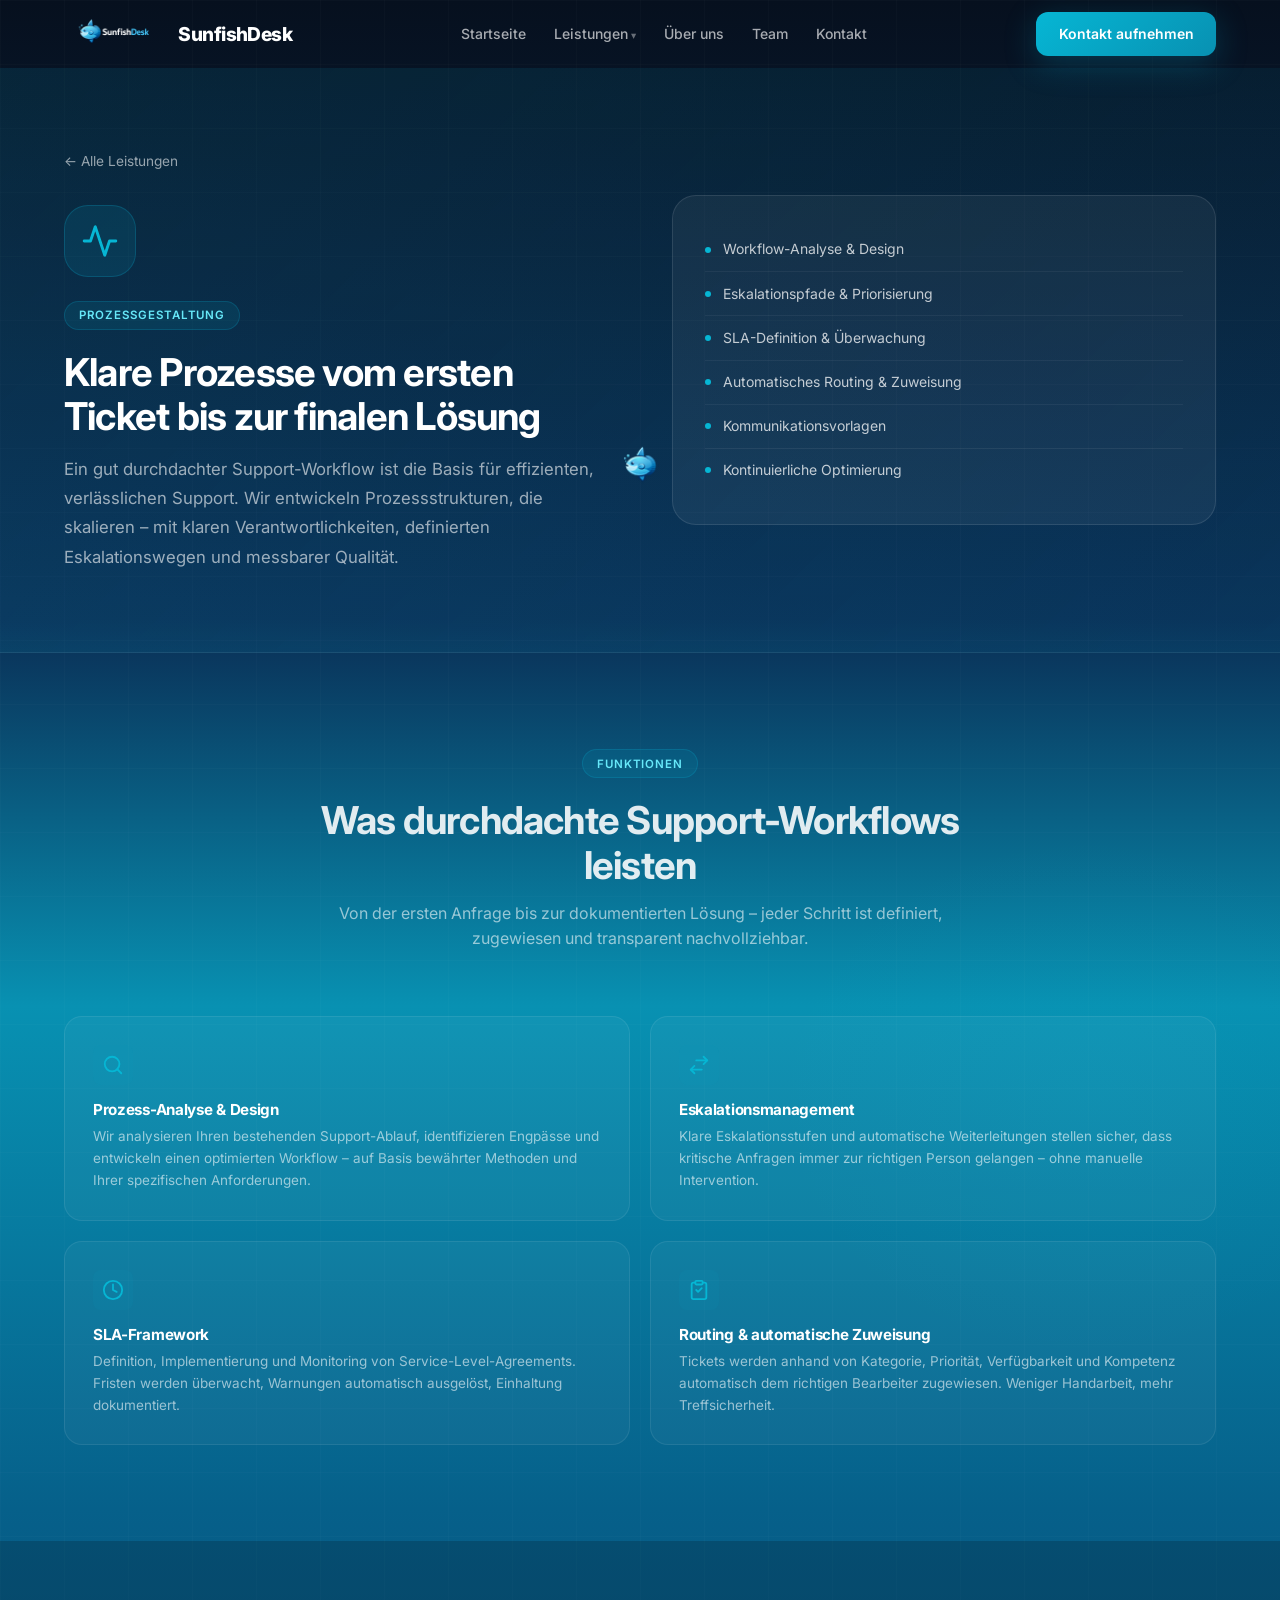
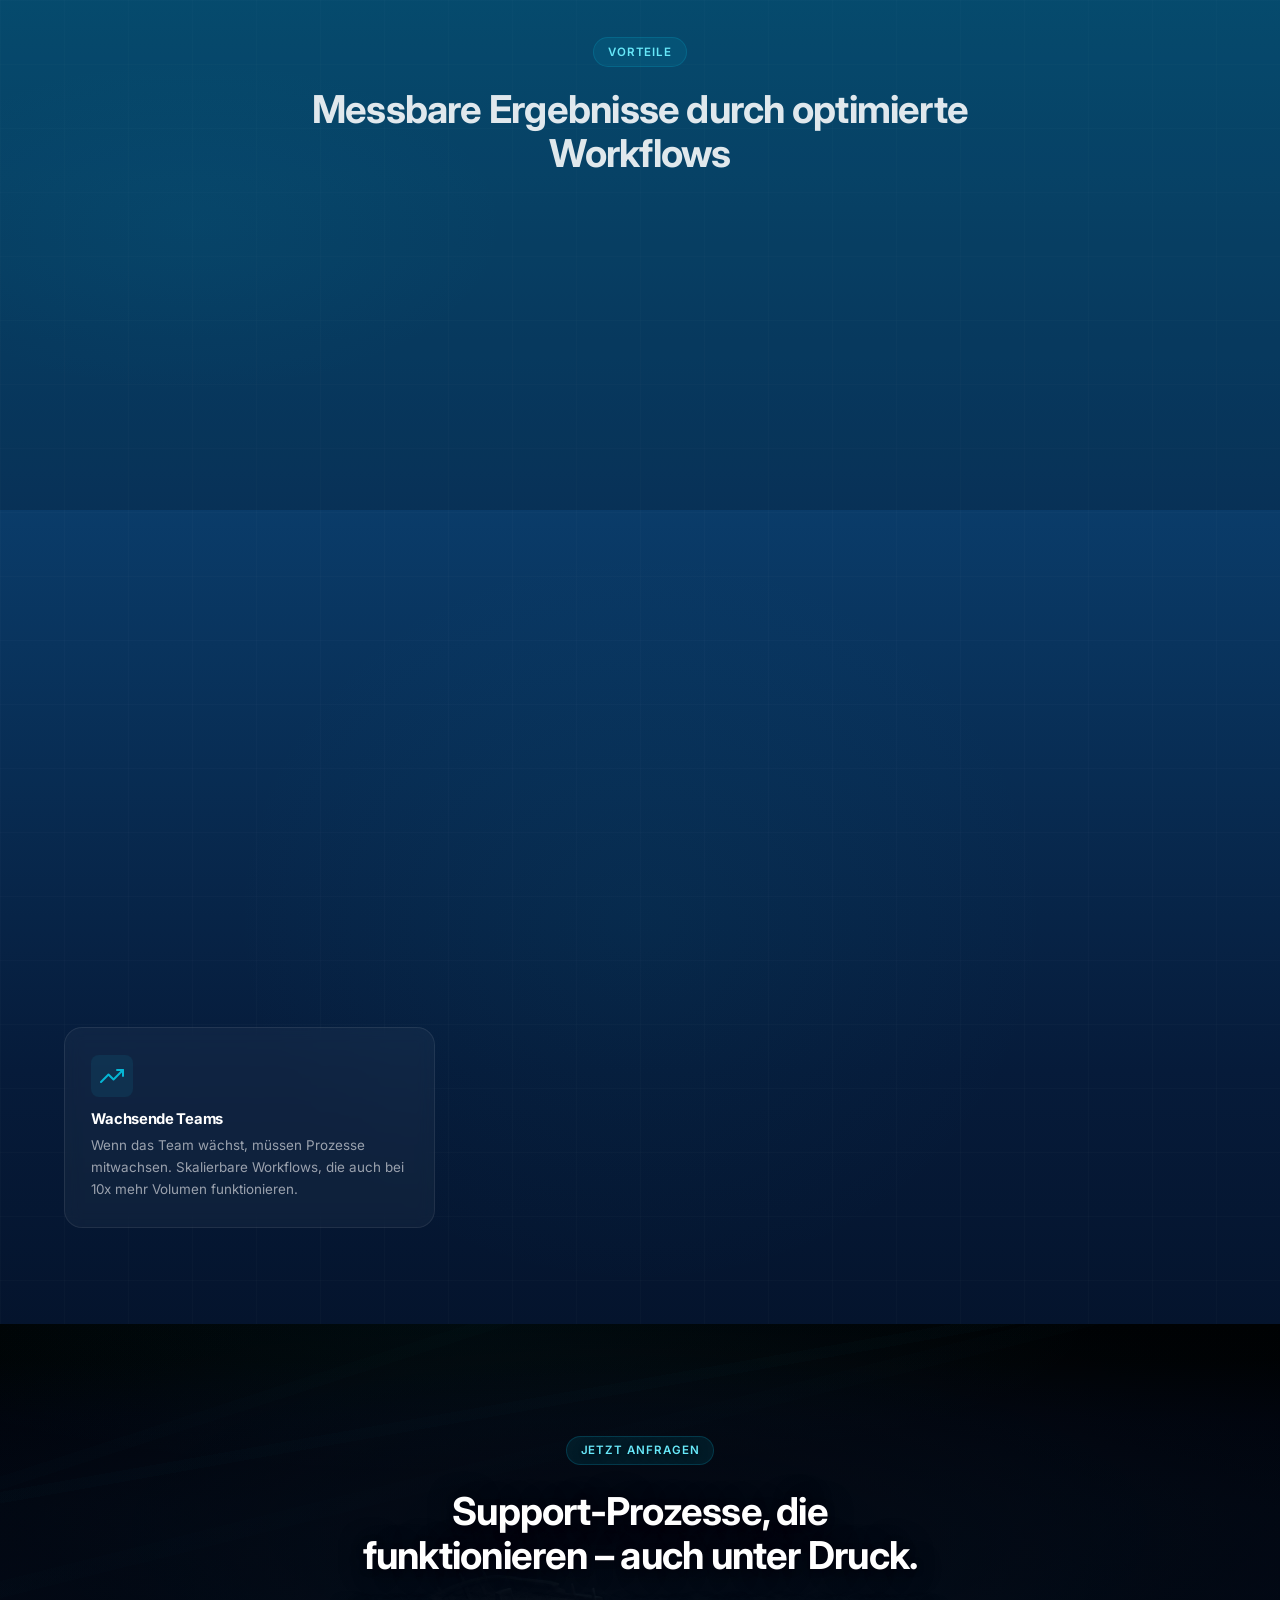
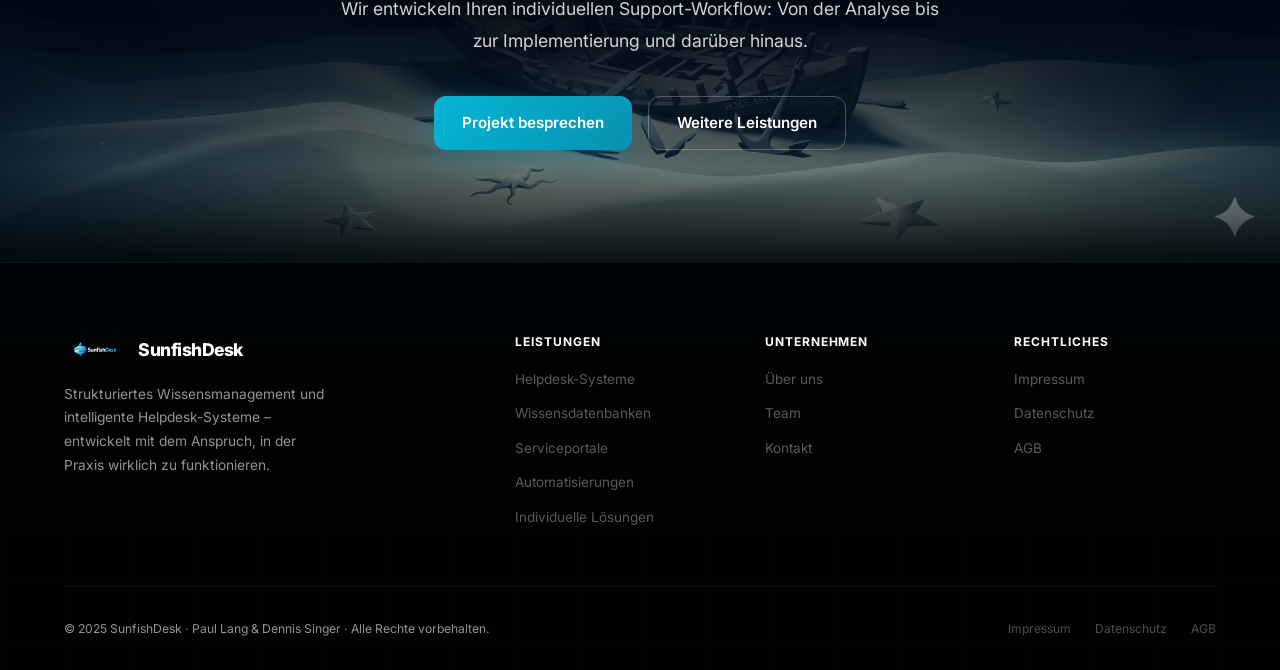
<file: leistungen/support-workflows.html>
<!DOCTYPE html>
<html lang="de">
<head>
  <meta charset="UTF-8">
  <meta name="viewport" content="width=device-width, initial-scale=1.0">
  <title>Support-Workflows – SunfishDesk</title>
  <link rel="preconnect" href="https://fonts.googleapis.com">
  <link href="https://fonts.googleapis.com/css2?family=Inter:wght@300;400;500;600;700;800;900&display=swap" rel="stylesheet">
  <link rel="stylesheet" href="../assets/css/styles.css">
</head>

<div id="fish-cursor" data-base="../assets/img/"></div>
<script src="../assets/js/fish-cursor.js"></script>


<body class="service-page">

  <nav id="nav">
    <div class="nav-inner">
      <a href="../index.html" class="nav-logo">
        <img src="../assets/img/neues_logo.png" alt="SunfishDesk Logo">
        <span class="nav-logo-text">SunfishDesk</span>
      </a>
      <ul class="nav-links">
        <li><a href="../index.html">Startseite</a></li>
        <li class="has-dropdown"><a href="../index.html#leistungen">Leistungen</a>
          <ul class="dropdown">
            <li><a href="helpdesk-systeme.html">Helpdesk-Systeme</a></li>
            <li><a href="wissensdatenbanken.html">Wissensdatenbanken</a></li>
            <li><a href="serviceportale.html">Interne Serviceportale</a></li>
            <li><a href="prozessdigitalisierung.html">Prozessdigitalisierung</a></li>
            <li><a href="support-workflows.html">Support-Workflows</a></li>
            <li><a href="automatisierungen.html">Automatisierungen</a></li>
            <li><a href="informationsverwaltung.html">Informationsverwaltung</a></li>
            <li><a href="individuelle-software.html">Individuelle Software</a></li>
          </ul>
        </li>
        <li><a href="../index.html#about">Über uns</a></li>
        <li><a href="../index.html#team">Team</a></li>
        <li><a href="../kontakt.html">Kontakt</a></li>
      </ul>
      <div class="nav-cta-d"><a href="../kontakt.html" class="btn btn-primary" style="padding:.7rem 1.4rem;font-size:.875rem;">Kontakt aufnehmen</a></div>
      <button class="hamburger" id="hbg" aria-label="Menü"><span></span><span></span><span></span></button>
    </div>
  </nav>
  <div class="mobile-menu" id="mmenu">
    <a href="../index.html">Startseite</a>
    <span class="mm-section">Leistungen</span>
    <a href="helpdesk-systeme.html">→ Helpdesk-Systeme</a>
    <a href="wissensdatenbanken.html">→ Wissensdatenbanken</a>
    <a href="serviceportale.html">→ Serviceportale</a>
    <a href="prozessdigitalisierung.html">→ Prozessdigitalisierung</a>
    <a href="support-workflows.html">→ Support-Workflows</a>
    <a href="automatisierungen.html">→ Automatisierungen</a>
    <a href="informationsverwaltung.html">→ Informationsverwaltung</a>
    <a href="individuelle-software.html">→ Individuelle Software</a>
    <a href="../index.html#about">Über uns</a>
    <a href="../index.html#team">Team</a>
    <a href="../kontakt.html">Kontakt</a>
  </div>

  <!-- Service Hero -->
  <section class="service-hero">
    <div class="container">
      <div class="service-hero-inner">
        <div>
          <a href="../index.html#leistungen" class="back-link">← Alle Leistungen</a>
          <div class="service-hero-icon">
            <svg xmlns="http://www.w3.org/2000/svg" width="38" height="38" viewBox="0 0 24 24" fill="none" stroke="currentColor" stroke-width="1.8" stroke-linecap="round" stroke-linejoin="round">
              <polyline points="22 12 18 12 15 21 9 3 6 12 2 12"/>
            </svg>
          </div>
          <span class="label">Prozessgestaltung</span>
          <h1 class="h2">Klare Prozesse vom ersten Ticket bis zur finalen Lösung</h1>
          <p>Ein gut durchdachter Support-Workflow ist die Basis für effizienten, verlässlichen Support. Wir entwickeln Prozessstrukturen, die skalieren – mit klaren Verantwortlichkeiten, definierten Eskalationswegen und messbarer Qualität.</p>
        </div>
        <div class="service-hero-visual">
          <ul class="feat-list">
            <li>Workflow-Analyse &amp; Design</li>
            <li>Eskalationspfade &amp; Priorisierung</li>
            <li>SLA-Definition &amp; Überwachung</li>
            <li>Automatisches Routing &amp; Zuweisung</li>
            <li>Kommunikationsvorlagen</li>
            <li>Kontinuierliche Optimierung</li>
          </ul>
        </div>
      </div>
    </div>
  </section>

  <!-- Features Section -->
  <section class="section glow-right">
    <div class="container">
      <div class="section-header reveal">
        <span class="label">Funktionen</span>
        <h2 class="h2">Was durchdachte Support-Workflows leisten</h2>
        <p>Von der ersten Anfrage bis zur dokumentierten Lösung – jeder Schritt ist definiert, zugewiesen und transparent nachvollziehbar.</p>
      </div>
      <div class="features-grid">

        <div class="feature-card reveal d1">
          <div class="feature-card-icon">
            <svg xmlns="http://www.w3.org/2000/svg" width="22" height="22" viewBox="0 0 24 24" fill="none" stroke="currentColor" stroke-width="2" stroke-linecap="round" stroke-linejoin="round">
              <circle cx="11" cy="11" r="8"/>
              <line x1="21" y1="21" x2="16.65" y2="16.65"/>
            </svg>
          </div>
          <h3 class="h3">Prozess-Analyse &amp; Design</h3>
          <p>Wir analysieren Ihren bestehenden Support-Ablauf, identifizieren Engpässe und entwickeln einen optimierten Workflow – auf Basis bewährter Methoden und Ihrer spezifischen Anforderungen.</p>
        </div>

        <div class="feature-card reveal d2">
          <div class="feature-card-icon">
            <svg xmlns="http://www.w3.org/2000/svg" width="22" height="22" viewBox="0 0 24 24" fill="none" stroke="currentColor" stroke-width="2" stroke-linecap="round" stroke-linejoin="round">
              <polyline points="17 11 21 7 17 3"/>
              <line x1="21" y1="7" x2="9" y2="7"/>
              <polyline points="7 21 3 17 7 13"/>
              <line x1="15" y1="17" x2="3" y2="17"/>
            </svg>
          </div>
          <h3 class="h3">Eskalationsmanagement</h3>
          <p>Klare Eskalationsstufen und automatische Weiterleitungen stellen sicher, dass kritische Anfragen immer zur richtigen Person gelangen – ohne manuelle Intervention.</p>
        </div>

        <div class="feature-card reveal d1">
          <div class="feature-card-icon">
            <svg xmlns="http://www.w3.org/2000/svg" width="22" height="22" viewBox="0 0 24 24" fill="none" stroke="currentColor" stroke-width="2" stroke-linecap="round" stroke-linejoin="round">
              <circle cx="12" cy="12" r="10"/>
              <polyline points="12 6 12 12 16 14"/>
            </svg>
          </div>
          <h3 class="h3">SLA-Framework</h3>
          <p>Definition, Implementierung und Monitoring von Service-Level-Agreements. Fristen werden überwacht, Warnungen automatisch ausgelöst, Einhaltung dokumentiert.</p>
        </div>

        <div class="feature-card reveal d2">
          <div class="feature-card-icon">
            <svg xmlns="http://www.w3.org/2000/svg" width="22" height="22" viewBox="0 0 24 24" fill="none" stroke="currentColor" stroke-width="2" stroke-linecap="round" stroke-linejoin="round">
              <path d="M16 4h2a2 2 0 0 1 2 2v14a2 2 0 0 1-2 2H6a2 2 0 0 1-2-2V6a2 2 0 0 1 2-2h2"/>
              <rect x="8" y="2" width="8" height="4" rx="1" ry="1"/>
              <polyline points="9 12 11 14 15 10"/>
            </svg>
          </div>
          <h3 class="h3">Routing &amp; automatische Zuweisung</h3>
          <p>Tickets werden anhand von Kategorie, Priorität, Verfügbarkeit und Kompetenz automatisch dem richtigen Bearbeiter zugewiesen. Weniger Handarbeit, mehr Treffsicherheit.</p>
        </div>

      </div>
    </div>
  </section>

  <!-- Benefits -->
  <section class="section section-alt glow-left">
    <div class="container">
      <div class="section-header reveal">
        <span class="label">Vorteile</span>
        <h2 class="h2">Messbare Ergebnisse durch optimierte Workflows</h2>
      </div>
      <div class="benefits-list">

        <div class="benefit-item reveal d1">
          <div class="benefit-num">&#8709;&nbsp;45&nbsp;%</div>
          <h3>Schnellere Erstreaktion</h3>
          <p>Automatisches Routing und klare Zuweisungen beschleunigen die erste Reaktion auf eingehende Anfragen deutlich.</p>
        </div>

        <div class="benefit-item reveal d2">
          <div class="benefit-num">99&nbsp;%</div>
          <h3>SLA-Einhaltungsrate</h3>
          <p>Definierte Eskalationspfade und automatische Überwachung sorgen für konstant hohe SLA-Erfüllung.</p>
        </div>

        <div class="benefit-item reveal d3">
          <div class="benefit-num">0</div>
          <h3>Verlorene Tickets</h3>
          <p>Jede eingehende Anfrage wird erfasst, zugewiesen und verfolgt – kein Ticket fällt durchs Raster.</p>
        </div>

      </div>
    </div>
  </section>

  <!-- Use Cases -->
  <section class="section glow-center">
    <div class="container">
      <div class="section-header reveal">
        <span class="label">Einsatzbereiche</span>
        <h2 class="h2">Wer von strukturierten Workflows profitiert</h2>
      </div>
      <div class="uc-grid">

        <div class="uc-card reveal d1">
          <div class="uc-icon">
            <svg xmlns="http://www.w3.org/2000/svg" width="24" height="24" viewBox="0 0 24 24" fill="none" stroke="currentColor" stroke-width="2" stroke-linecap="round" stroke-linejoin="round">
              <rect x="2" y="3" width="20" height="14" rx="2" ry="2"/>
              <line x1="8" y1="21" x2="16" y2="21"/>
              <line x1="12" y1="17" x2="12" y2="21"/>
            </svg>
          </div>
          <h3>IT-Support-Teams</h3>
          <p>Strukturierte Workflows für First-, Second- und Third-Level-Support mit klaren Eskalationspfaden und SLAs.</p>
        </div>

        <div class="uc-card reveal d2">
          <div class="uc-icon">
            <svg xmlns="http://www.w3.org/2000/svg" width="24" height="24" viewBox="0 0 24 24" fill="none" stroke="currentColor" stroke-width="2" stroke-linecap="round" stroke-linejoin="round">
              <path d="M17 21v-2a4 4 0 0 0-4-4H5a4 4 0 0 0-4 4v2"/>
              <circle cx="9" cy="7" r="4"/>
              <path d="M23 21v-2a4 4 0 0 0-3-3.87"/>
              <path d="M16 3.13a4 4 0 0 1 0 7.75"/>
            </svg>
          </div>
          <h3>Kundenservice-Abteilungen</h3>
          <p>Kundenkontakte über alle Kanäle in einen einheitlichen, nachvollziehbaren Prozess integrieren.</p>
        </div>

        <div class="uc-card reveal d3">
          <div class="uc-icon">
            <svg xmlns="http://www.w3.org/2000/svg" width="24" height="24" viewBox="0 0 24 24" fill="none" stroke="currentColor" stroke-width="2" stroke-linecap="round" stroke-linejoin="round">
              <path d="M20 7H4a2 2 0 0 0-2 2v6a2 2 0 0 0 2 2h16a2 2 0 0 0 2-2V9a2 2 0 0 0-2-2z"/>
              <path d="M16 21V5a2 2 0 0 0-2-2h-4a2 2 0 0 0-2 2v16"/>
            </svg>
          </div>
          <h3>Interne Service-Desks</h3>
          <p>HR, Einkauf, Facility – alle internen Dienste mit strukturierten Prozessen ausstatten.</p>
        </div>

        <div class="uc-card reveal d1">
          <div class="uc-icon">
            <svg xmlns="http://www.w3.org/2000/svg" width="24" height="24" viewBox="0 0 24 24" fill="none" stroke="currentColor" stroke-width="2" stroke-linecap="round" stroke-linejoin="round">
              <polyline points="23 6 13.5 15.5 8.5 10.5 1 18"/>
              <polyline points="17 6 23 6 23 12"/>
            </svg>
          </div>
          <h3>Wachsende Teams</h3>
          <p>Wenn das Team wächst, müssen Prozesse mitwachsen. Skalierbare Workflows, die auch bei 10x mehr Volumen funktionieren.</p>
        </div>

      </div>
    </div>
  </section>

  <!-- CTA -->
  <section class="cta">
    <div class="container">
      <div class="cta-inner">
        <div class="label" style="margin:0 auto 1.5rem;display:table;">Jetzt anfragen</div>
        <h2 class="h2">Support-Prozesse, die funktionieren – auch unter Druck.</h2>
        <p class="body-lg">Wir entwickeln Ihren individuellen Support-Workflow: Von der Analyse bis zur Implementierung und darüber hinaus.</p>
        <div class="cta-acts">
          <a href="../kontakt.html" class="btn btn-primary">Projekt besprechen</a>
          <a href="../index.html#leistungen" class="btn btn-ghost">Weitere Leistungen</a>
        </div>
      </div>
    </div>
  </section>

  <footer>
    <div class="container">
      <div class="footer-grid">
        <div class="footer-brand">
          <div class="footer-brand-logo"><img src="../assets/img/neues_logo.png" alt="SunfishDesk"><span>SunfishDesk</span></div>
          <p>Strukturiertes Wissensmanagement und intelligente Helpdesk-Systeme – entwickelt mit dem Anspruch, in der Praxis wirklich zu funktionieren.</p>
        </div>
        <div class="footer-col"><h4>Leistungen</h4><ul>
          <li><a href="helpdesk-systeme.html">Helpdesk-Systeme</a></li>
          <li><a href="wissensdatenbanken.html">Wissensdatenbanken</a></li>
          <li><a href="serviceportale.html">Serviceportale</a></li>
          <li><a href="automatisierungen.html">Automatisierungen</a></li>
          <li><a href="individuelle-software.html">Individuelle Lösungen</a></li>
        </ul></div>
        <div class="footer-col"><h4>Unternehmen</h4><ul>
          <li><a href="../index.html#about">Über uns</a></li>
          <li><a href="../index.html#team">Team</a></li>
          <li><a href="../kontakt.html">Kontakt</a></li>
        </ul></div>
        <div class="footer-col"><h4>Rechtliches</h4><ul>
          <li><a href="../impressum.html">Impressum</a></li>
          <li><a href="../datenschutz.html">Datenschutz</a></li>
          <li><a href="../agb.html">AGB</a></li>
        </ul></div>
      </div>
      <div class="footer-bottom">
        <p>© 2025 SunfishDesk · Paul Lang &amp; Dennis Singer · Alle Rechte vorbehalten.</p>
        <div class="footer-links"><a href="../impressum.html">Impressum</a><a href="../datenschutz.html">Datenschutz</a><a href="../agb.html">AGB</a></div>
      </div>
    </div>
  </footer>

  <script>
    const nav=document.getElementById('nav');
    window.addEventListener('scroll',()=>nav.classList.toggle('scrolled',window.scrollY>20));
    const hbg=document.getElementById('hbg'),mmenu=document.getElementById('mmenu');
    hbg.addEventListener('click',()=>{hbg.classList.toggle('open');mmenu.classList.toggle('open');});
    const obs=new IntersectionObserver(entries=>entries.forEach(e=>{if(e.isIntersecting)e.target.classList.add('visible');}),{threshold:.1,rootMargin:'0px 0px -50px 0px'});
    document.querySelectorAll('.reveal').forEach(el=>obs.observe(el));
  </script>

</body>
</html>
</file>
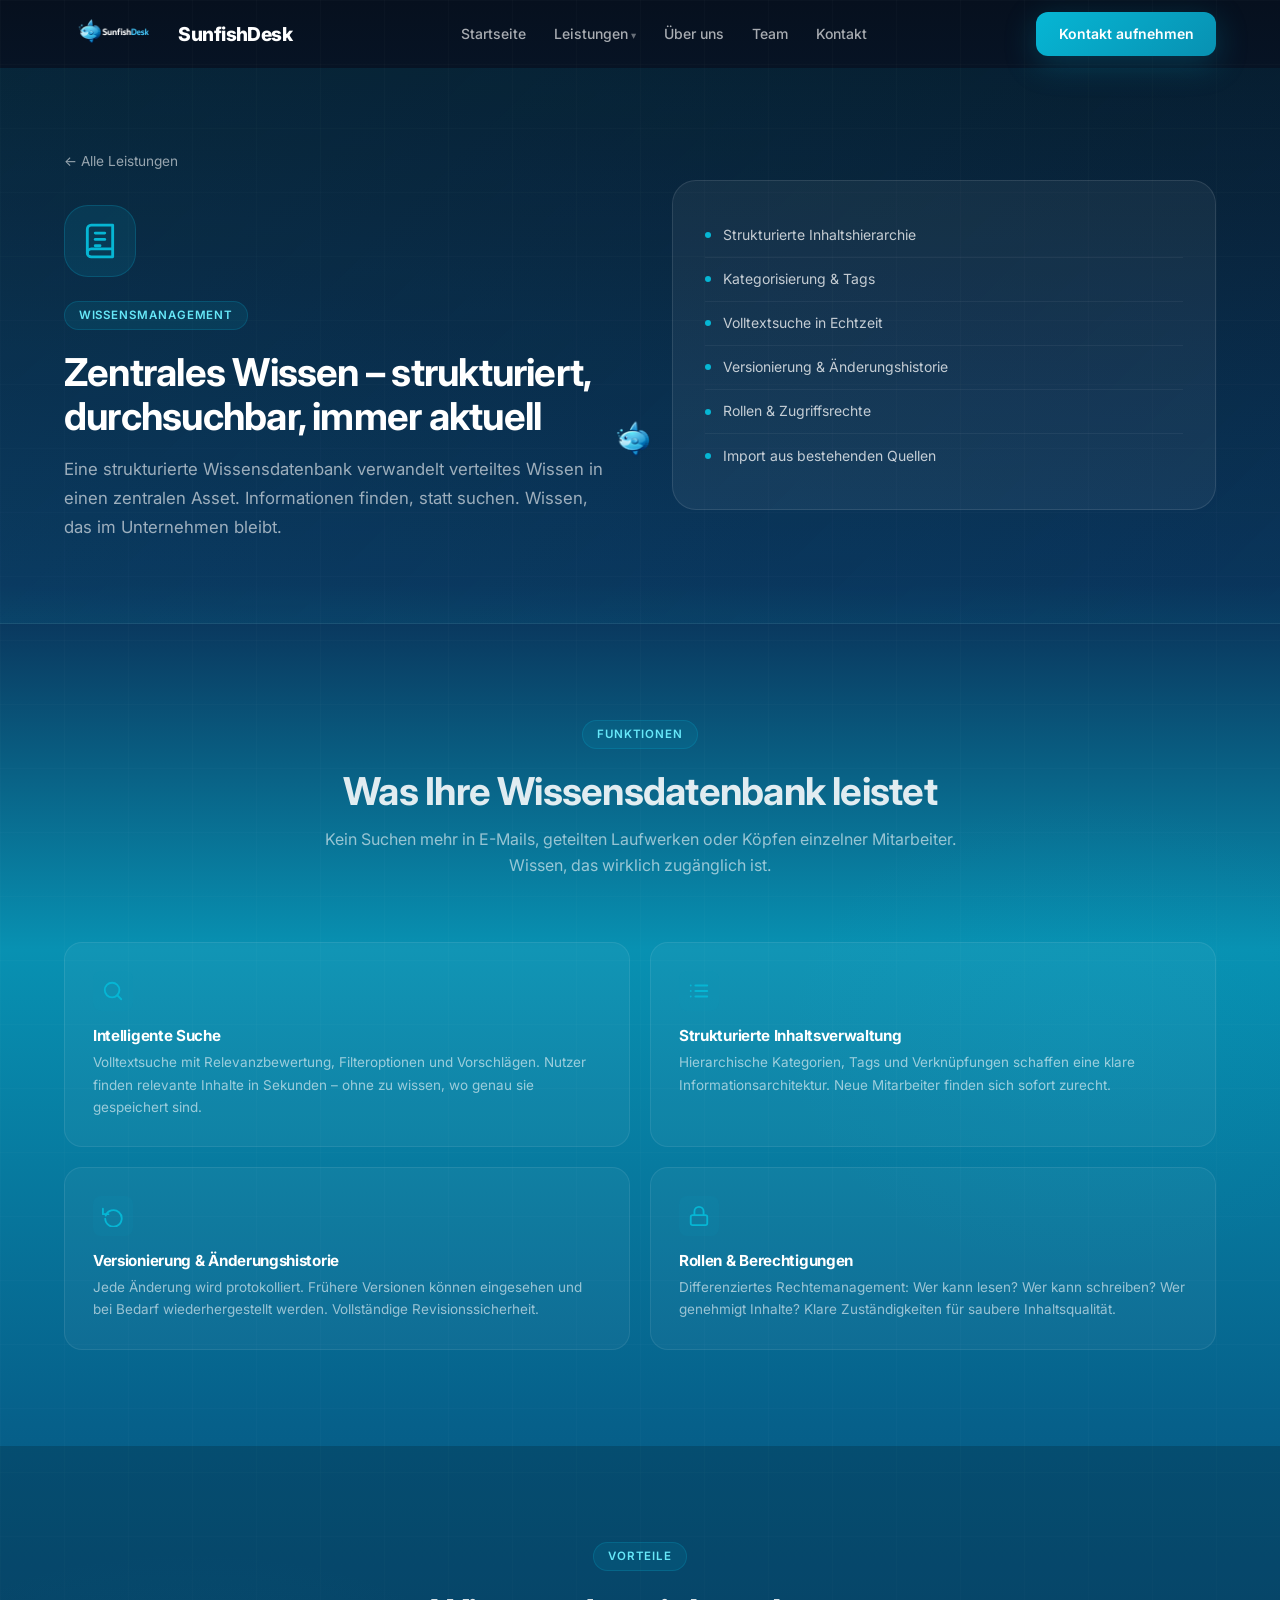
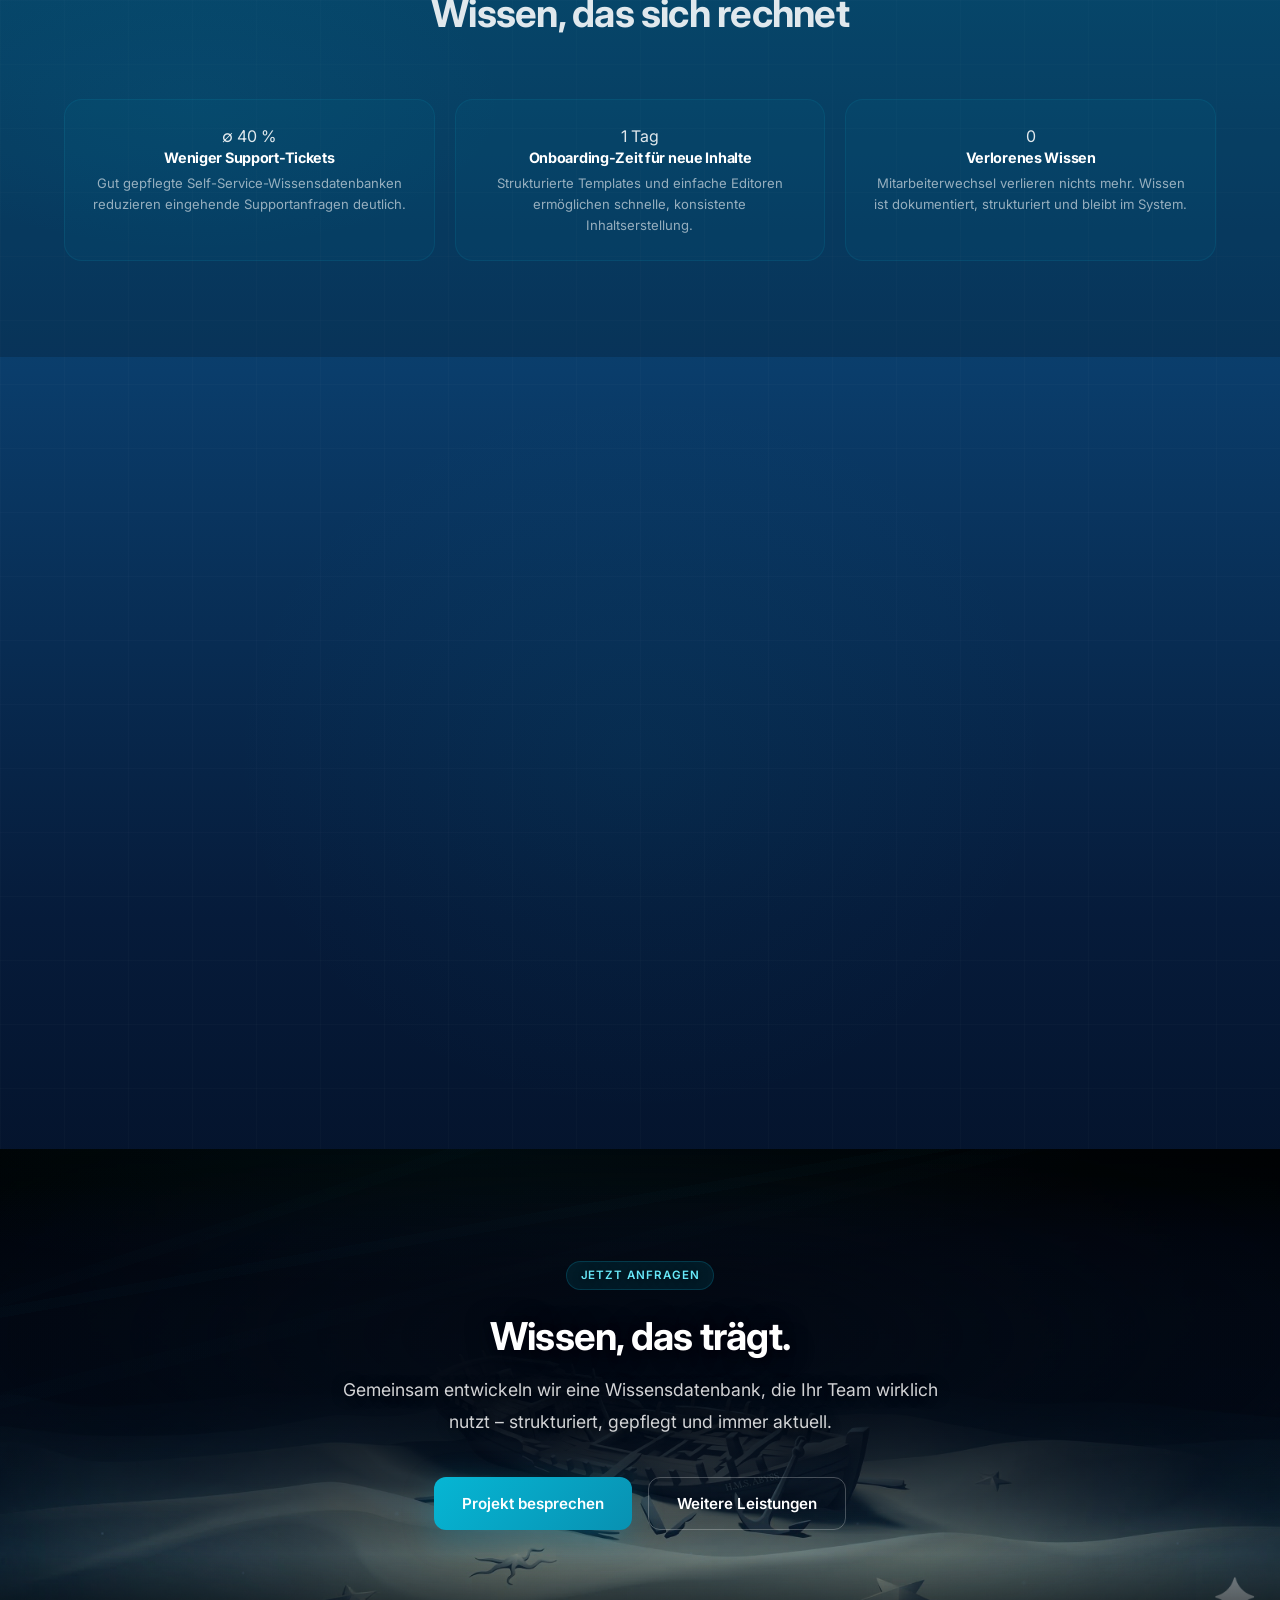
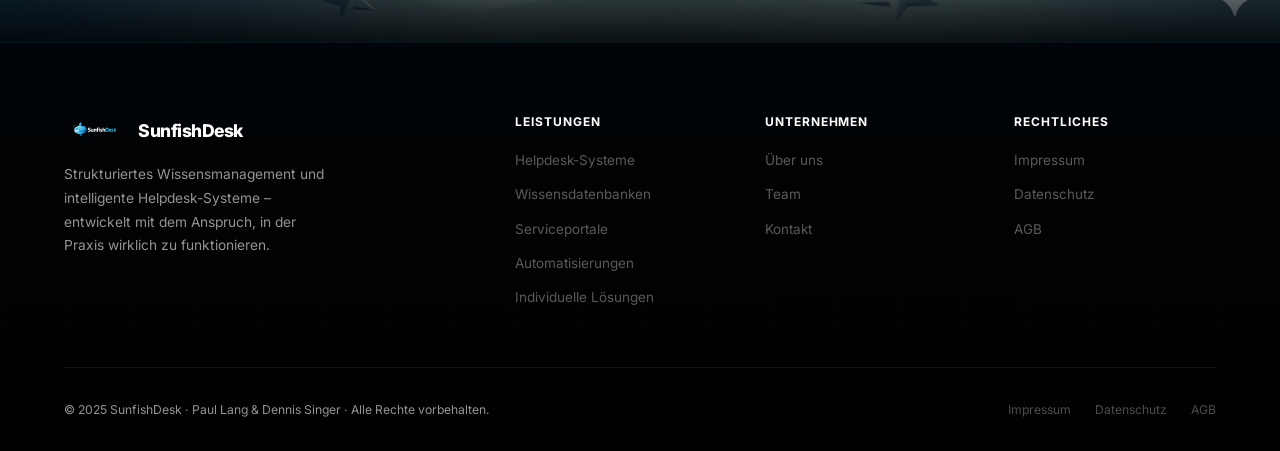
<file: leistungen/wissensdatenbanken.html>
<!DOCTYPE html>
<html lang="de">
<head>
  <meta charset="UTF-8">
  <meta name="viewport" content="width=device-width, initial-scale=1.0">
  <title>Wissensdatenbanken – SunfishDesk</title>
  <link rel="preconnect" href="https://fonts.googleapis.com">
  <link href="https://fonts.googleapis.com/css2?family=Inter:wght@300;400;500;600;700;800;900&display=swap" rel="stylesheet">
  <link rel="stylesheet" href="../assets/css/styles.css">
</head>

<div id="fish-cursor" data-base="../assets/img/"></div>
<script src="../assets/js/fish-cursor.js"></script>


<body class="service-page">

  <nav id="nav">
    <div class="nav-inner">
      <a href="../index.html" class="nav-logo">
        <img src="../assets/img/neues_logo.png" alt="SunfishDesk Logo">
        <span class="nav-logo-text">SunfishDesk</span>
      </a>
      <ul class="nav-links">
        <li><a href="../index.html">Startseite</a></li>
        <li class="has-dropdown"><a href="../index.html#leistungen">Leistungen</a>
          <ul class="dropdown">
            <li><a href="helpdesk-systeme.html">Helpdesk-Systeme</a></li>
            <li><a href="wissensdatenbanken.html">Wissensdatenbanken</a></li>
            <li><a href="serviceportale.html">Interne Serviceportale</a></li>
            <li><a href="prozessdigitalisierung.html">Prozessdigitalisierung</a></li>
            <li><a href="support-workflows.html">Support-Workflows</a></li>
            <li><a href="automatisierungen.html">Automatisierungen</a></li>
            <li><a href="informationsverwaltung.html">Informationsverwaltung</a></li>
            <li><a href="individuelle-software.html">Individuelle Software</a></li>
          </ul>
        </li>
        <li><a href="../index.html#about">Über uns</a></li>
        <li><a href="../index.html#team">Team</a></li>
        <li><a href="../kontakt.html">Kontakt</a></li>
      </ul>
      <div class="nav-cta-d"><a href="../kontakt.html" class="btn btn-primary" style="padding:.7rem 1.4rem;font-size:.875rem;">Kontakt aufnehmen</a></div>
      <button class="hamburger" id="hbg" aria-label="Menü"><span></span><span></span><span></span></button>
    </div>
  </nav>
  <div class="mobile-menu" id="mmenu">
    <a href="../index.html">Startseite</a>
    <span class="mm-section">Leistungen</span>
    <a href="helpdesk-systeme.html">→ Helpdesk-Systeme</a>
    <a href="wissensdatenbanken.html">→ Wissensdatenbanken</a>
    <a href="serviceportale.html">→ Serviceportale</a>
    <a href="prozessdigitalisierung.html">→ Prozessdigitalisierung</a>
    <a href="support-workflows.html">→ Support-Workflows</a>
    <a href="automatisierungen.html">→ Automatisierungen</a>
    <a href="informationsverwaltung.html">→ Informationsverwaltung</a>
    <a href="individuelle-software.html">→ Individuelle Software</a>
    <a href="../index.html#about">Über uns</a>
    <a href="../index.html#team">Team</a>
    <a href="../kontakt.html">Kontakt</a>
  </div>

  <!-- Service Hero -->
  <section class="service-hero">
    <div class="container">
      <div class="service-hero-inner">
        <div>
          <a href="../index.html#leistungen" class="back-link">← Alle Leistungen</a>
          <div class="service-hero-icon">
            <svg xmlns="http://www.w3.org/2000/svg" width="38" height="38" viewBox="0 0 24 24" fill="none" stroke="currentColor" stroke-width="1.8" stroke-linecap="round" stroke-linejoin="round">
              <path d="M4 19.5A2.5 2.5 0 0 1 6.5 17H20"/>
              <path d="M6.5 2H20v20H6.5A2.5 2.5 0 0 1 4 19.5v-15A2.5 2.5 0 0 1 6.5 2z"/>
              <line x1="9" y1="7" x2="15" y2="7"/>
              <line x1="9" y1="11" x2="15" y2="11"/>
              <line x1="9" y1="15" x2="12" y2="15"/>
            </svg>
          </div>
          <span class="label">Wissensmanagement</span>
          <h1 class="h2">Zentrales Wissen – strukturiert, durchsuchbar, immer aktuell</h1>
          <p>Eine strukturierte Wissensdatenbank verwandelt verteiltes Wissen in einen zentralen Asset. Informationen finden, statt suchen. Wissen, das im Unternehmen bleibt.</p>
        </div>
        <div class="service-hero-visual">
          <ul class="feat-list">
            <li>Strukturierte Inhaltshierarchie</li>
            <li>Kategorisierung &amp; Tags</li>
            <li>Volltextsuche in Echtzeit</li>
            <li>Versionierung &amp; Änderungshistorie</li>
            <li>Rollen &amp; Zugriffsrechte</li>
            <li>Import aus bestehenden Quellen</li>
          </ul>
        </div>
      </div>
    </div>
  </section>

  <!-- Features Section -->
  <section class="section glow-right">
    <div class="container">
      <div class="section-header reveal">
        <span class="label">Funktionen</span>
        <h2 class="h2">Was Ihre Wissensdatenbank leistet</h2>
        <p>Kein Suchen mehr in E-Mails, geteilten Laufwerken oder Köpfen einzelner Mitarbeiter. Wissen, das wirklich zugänglich ist.</p>
      </div>
      <div class="features-grid">

        <div class="feature-card reveal d1">
          <div class="feature-card-icon">
            <svg xmlns="http://www.w3.org/2000/svg" width="22" height="22" viewBox="0 0 24 24" fill="none" stroke="currentColor" stroke-width="2" stroke-linecap="round" stroke-linejoin="round">
              <circle cx="11" cy="11" r="8"/>
              <line x1="21" y1="21" x2="16.65" y2="16.65"/>
            </svg>
          </div>
          <h3 class="h3">Intelligente Suche</h3>
          <p>Volltextsuche mit Relevanzbewertung, Filteroptionen und Vorschlägen. Nutzer finden relevante Inhalte in Sekunden – ohne zu wissen, wo genau sie gespeichert sind.</p>
        </div>

        <div class="feature-card reveal d2">
          <div class="feature-card-icon">
            <svg xmlns="http://www.w3.org/2000/svg" width="22" height="22" viewBox="0 0 24 24" fill="none" stroke="currentColor" stroke-width="2" stroke-linecap="round" stroke-linejoin="round">
              <line x1="8" y1="6" x2="21" y2="6"/>
              <line x1="8" y1="12" x2="21" y2="12"/>
              <line x1="8" y1="18" x2="21" y2="18"/>
              <line x1="3" y1="6" x2="3.01" y2="6"/>
              <line x1="3" y1="12" x2="3.01" y2="12"/>
              <line x1="3" y1="18" x2="3.01" y2="18"/>
            </svg>
          </div>
          <h3 class="h3">Strukturierte Inhaltsverwaltung</h3>
          <p>Hierarchische Kategorien, Tags und Verknüpfungen schaffen eine klare Informationsarchitektur. Neue Mitarbeiter finden sich sofort zurecht.</p>
        </div>

        <div class="feature-card reveal d1">
          <div class="feature-card-icon">
            <svg xmlns="http://www.w3.org/2000/svg" width="22" height="22" viewBox="0 0 24 24" fill="none" stroke="currentColor" stroke-width="2" stroke-linecap="round" stroke-linejoin="round">
              <polyline points="1 4 1 10 7 10"/>
              <path d="M3.51 15a9 9 0 1 0 .49-3.39"/>
            </svg>
          </div>
          <h3 class="h3">Versionierung &amp; Änderungshistorie</h3>
          <p>Jede Änderung wird protokolliert. Frühere Versionen können eingesehen und bei Bedarf wiederhergestellt werden. Vollständige Revisionssicherheit.</p>
        </div>

        <div class="feature-card reveal d2">
          <div class="feature-card-icon">
            <svg xmlns="http://www.w3.org/2000/svg" width="22" height="22" viewBox="0 0 24 24" fill="none" stroke="currentColor" stroke-width="2" stroke-linecap="round" stroke-linejoin="round">
              <rect x="3" y="11" width="18" height="11" rx="2" ry="2"/>
              <path d="M7 11V7a5 5 0 0 1 10 0v4"/>
            </svg>
          </div>
          <h3 class="h3">Rollen &amp; Berechtigungen</h3>
          <p>Differenziertes Rechtemanagement: Wer kann lesen? Wer kann schreiben? Wer genehmigt Inhalte? Klare Zuständigkeiten für saubere Inhaltsqualität.</p>
        </div>

      </div>
    </div>
  </section>

  <!-- Benefits -->
  <section class="section section-alt glow-left">
    <div class="container">
      <div class="section-header reveal">
        <span class="label">Vorteile</span>
        <h2 class="h2">Wissen, das sich rechnet</h2>
      </div>
      <div class="benefits-list">

        <div class="benefit-item reveal d1">
          <div class="benefit-number">&#8709;&nbsp;40&nbsp;%</div>
          <h3>Weniger Support-Tickets</h3>
          <p>Gut gepflegte Self-Service-Wissensdatenbanken reduzieren eingehende Supportanfragen deutlich.</p>
        </div>

        <div class="benefit-item reveal d2">
          <div class="benefit-number">1&nbsp;Tag</div>
          <h3>Onboarding-Zeit für neue Inhalte</h3>
          <p>Strukturierte Templates und einfache Editoren ermöglichen schnelle, konsistente Inhaltserstellung.</p>
        </div>

        <div class="benefit-item reveal d3">
          <div class="benefit-number">0</div>
          <h3>Verlorenes Wissen</h3>
          <p>Mitarbeiterwechsel verlieren nichts mehr. Wissen ist dokumentiert, strukturiert und bleibt im System.</p>
        </div>

      </div>
    </div>
  </section>

  <!-- Use Cases -->
  <section class="section glow-center">
    <div class="container">
      <div class="section-header reveal">
        <span class="label">Einsatzbereiche</span>
        <h2 class="h2">Wo Wissensdatenbanken den Unterschied machen</h2>
      </div>
      <div class="uc-grid">

        <div class="uc-card reveal d1">
          <div class="uc-icon">
            <svg xmlns="http://www.w3.org/2000/svg" width="24" height="24" viewBox="0 0 24 24" fill="none" stroke="currentColor" stroke-width="2" stroke-linecap="round" stroke-linejoin="round">
              <rect x="2" y="3" width="20" height="14" rx="2" ry="2"/>
              <line x1="8" y1="21" x2="16" y2="21"/>
              <line x1="12" y1="17" x2="12" y2="21"/>
            </svg>
          </div>
          <h3>IT-Dokumentation</h3>
          <p>Technische Handbücher, Installationsanleitungen, FAQs und Troubleshooting-Guides zentral und aktuell.</p>
        </div>

        <div class="uc-card reveal d2">
          <div class="uc-icon">
            <svg xmlns="http://www.w3.org/2000/svg" width="24" height="24" viewBox="0 0 24 24" fill="none" stroke="currentColor" stroke-width="2" stroke-linecap="round" stroke-linejoin="round">
              <path d="M17 21v-2a4 4 0 0 0-4-4H5a4 4 0 0 0-4 4v2"/>
              <circle cx="9" cy="7" r="4"/>
              <path d="M23 21v-2a4 4 0 0 0-3-3.87"/>
              <path d="M16 3.13a4 4 0 0 1 0 7.75"/>
            </svg>
          </div>
          <h3>Mitarbeiter-Onboarding</h3>
          <p>Neue Mitarbeiter finden alle relevanten Informationen eigenständig – ohne Kollegen zu belasten.</p>
        </div>

        <div class="uc-card reveal d3">
          <div class="uc-icon">
            <svg xmlns="http://www.w3.org/2000/svg" width="24" height="24" viewBox="0 0 24 24" fill="none" stroke="currentColor" stroke-width="2" stroke-linecap="round" stroke-linejoin="round">
              <path d="M21 15a2 2 0 0 1-2 2H7l-4 4V5a2 2 0 0 1 2-2h14a2 2 0 0 1 2 2z"/>
            </svg>
          </div>
          <h3>Kundensupport</h3>
          <p>Support-Teams greifen sofort auf geprüfte Lösungen zu, statt intern zu suchen oder Fragen weiterzuleiten.</p>
        </div>

        <div class="uc-card reveal d1">
          <div class="uc-icon">
            <svg xmlns="http://www.w3.org/2000/svg" width="24" height="24" viewBox="0 0 24 24" fill="none" stroke="currentColor" stroke-width="2" stroke-linecap="round" stroke-linejoin="round">
              <polyline points="9 11 12 14 22 4"/>
              <path d="M21 12v7a2 2 0 0 1-2 2H5a2 2 0 0 1-2-2V5a2 2 0 0 1 2-2h11"/>
            </svg>
          </div>
          <h3>Qualitätsmanagement</h3>
          <p>Prozessbeschreibungen, Checklisten und SOPs zentral pflegen und mit Versionierung versehen.</p>
        </div>

      </div>
    </div>
  </section>

  <!-- CTA -->
  <section class="cta">
    <div class="container">
      <div class="cta-inner">
        <div class="label" style="margin:0 auto 1.5rem;display:table;">Jetzt anfragen</div>
        <h2 class="h2">Wissen, das trägt.</h2>
        <p class="body-lg">Gemeinsam entwickeln wir eine Wissensdatenbank, die Ihr Team wirklich nutzt – strukturiert, gepflegt und immer aktuell.</p>
        <div class="cta-acts">
          <a href="../kontakt.html" class="btn btn-primary">Projekt besprechen</a>
          <a href="../index.html#leistungen" class="btn btn-ghost">Weitere Leistungen</a>
        </div>
      </div>
    </div>
  </section>

  <footer>
    <div class="container">
      <div class="footer-grid">
        <div class="footer-brand">
          <div class="footer-brand-logo"><img src="../assets/img/neues_logo.png" alt="SunfishDesk"><span>SunfishDesk</span></div>
          <p>Strukturiertes Wissensmanagement und intelligente Helpdesk-Systeme – entwickelt mit dem Anspruch, in der Praxis wirklich zu funktionieren.</p>
        </div>
        <div class="footer-col"><h4>Leistungen</h4><ul>
          <li><a href="helpdesk-systeme.html">Helpdesk-Systeme</a></li>
          <li><a href="wissensdatenbanken.html">Wissensdatenbanken</a></li>
          <li><a href="serviceportale.html">Serviceportale</a></li>
          <li><a href="automatisierungen.html">Automatisierungen</a></li>
          <li><a href="individuelle-software.html">Individuelle Lösungen</a></li>
        </ul></div>
        <div class="footer-col"><h4>Unternehmen</h4><ul>
          <li><a href="../index.html#about">Über uns</a></li>
          <li><a href="../index.html#team">Team</a></li>
          <li><a href="../kontakt.html">Kontakt</a></li>
        </ul></div>
        <div class="footer-col"><h4>Rechtliches</h4><ul>
          <li><a href="../impressum.html">Impressum</a></li>
          <li><a href="../datenschutz.html">Datenschutz</a></li>
          <li><a href="../agb.html">AGB</a></li>
        </ul></div>
      </div>
      <div class="footer-bottom">
        <p>© 2025 SunfishDesk · Paul Lang &amp; Dennis Singer · Alle Rechte vorbehalten.</p>
        <div class="footer-links"><a href="../impressum.html">Impressum</a><a href="../datenschutz.html">Datenschutz</a><a href="../agb.html">AGB</a></div>
      </div>
    </div>
  </footer>

  <script>
    const nav=document.getElementById('nav');
    window.addEventListener('scroll',()=>nav.classList.toggle('scrolled',window.scrollY>20));
    const hbg=document.getElementById('hbg'),mmenu=document.getElementById('mmenu');
    hbg.addEventListener('click',()=>{hbg.classList.toggle('open');mmenu.classList.toggle('open');});
    const obs=new IntersectionObserver(entries=>entries.forEach(e=>{if(e.isIntersecting)e.target.classList.add('visible');}),{threshold:.1,rootMargin:'0px 0px -50px 0px'});
    document.querySelectorAll('.reveal').forEach(el=>obs.observe(el));
  </script>

</body>
</html>
</file>
<file: assets/css/styles.css>
/* ═══════════════════════════════════════════════════════════
   SunfishDesk – Shared Stylesheet  (Dark Theme)
   ═══════════════════════════════════════════════════════════ */

/* ── Variables ─────────────────────────────────────────────── */
:root {
  --navy:       #0B1D35;
  --navy-mid:   #0D2240;
  --navy-card:  rgba(255,255,255,.04);
  --navy-card2: rgba(255,255,255,.07);
  --teal:       #0891B2;
  --teal-dark:  #0E7490;
  --cyan:       #06B6D4;
  --cyan-light: #67E8F9;
  --border:     rgba(255,255,255,.1);
  --border-h:   rgba(8,145,178,.4);
  --text:       rgba(255,255,255,.88);
  --text-sub:   rgba(255,255,255,.58);
  --text-faint: rgba(255,255,255,.35);
  --grad-hero:  linear-gradient(135deg,#0B1D35 0%,#0E4D6E 55%,#0891B2 100%);
  --grad-accent:linear-gradient(135deg,#06B6D4 0%,#0891B2 100%);
  --grad-card:  linear-gradient(135deg,rgba(8,145,178,.12) 0%,rgba(6,182,212,.05) 100%);
  --shadow-teal:0 8px 32px rgba(8,145,178,.3);
  --shadow-card:0 20px 60px rgba(0,0,0,.35);
  --r-sm: 8px; --r-md: 12px; --r-lg: 18px; --r-xl: 24px;
  --ease: all .3s cubic-bezier(.4,0,.2,1);
}

/* ── Reset & Base ──────────────────────────────────────────── */
*, *::before, *::after { box-sizing: border-box; margin: 0; padding: 0; }
html { scroll-behavior: smooth; font-size: 16px; }
body {
  font-family: 'Inter', system-ui, -apple-system, sans-serif;
  /* Ocean depth gradient — spans full page height so scrolling = diving */
  background-color: #000203;
  background-image:
    linear-gradient(rgba(255,255,255,.015) 1px, transparent 1px),
    linear-gradient(90deg, rgba(255,255,255,.015) 1px, transparent 1px),
    linear-gradient(to bottom,
      #06101E 0%,     /* dark twilight sky */
      #091A32 6%,     /* deep night sky */
      #0A2E55 16%,    /* gradual shift toward ocean — no bright spike */
      #0891B2 26%,    /* shallow water */
      #06608A 39%,
      #0A3D6B 54%,
      #061B3A 69%,
      #030E22 81%,
      #010508 92%,
      #000203 100%
    );
  background-size: 64px 64px, 64px 64px, 100% 100%;
  background-repeat: repeat, repeat, no-repeat;
  color: var(--text);
  line-height: 1.6;
  -webkit-font-smoothing: antialiased;
  overflow-x: hidden;
}
img { max-width: 100%; height: auto; display: block; }
a  { text-decoration: none; }

/* ── Typography ────────────────────────────────────────────── */
h1,h2,h3,h4 { line-height:1.15; font-weight:700; letter-spacing:-.02em; color:var(--text); }
.display { font-size:clamp(2.5rem,6vw,4.5rem); font-weight:800; letter-spacing:-.03em; line-height:1.06; }
.h2      { font-size:clamp(1.75rem,3.5vw,2.4rem); }
.h3      { font-size:clamp(1.1rem,2vw,1.35rem); }
.body-lg { font-size:1.1rem; line-height:1.78; }
p        { color: var(--text-sub); }

/* ── Layout ────────────────────────────────────────────────── */
.container { max-width:1200px; margin:0 auto; padding:0 1.5rem; }
.section   { padding:6rem 0; position:relative; }
.section-sm{ padding:4rem 0; position:relative; }

/* Section decoration: subtle teal glow variants */
.glow-left::before {
  content:''; position:absolute; left:-10%; top:20%; width:50%; height:60%;
  background:radial-gradient(ellipse,rgba(8,145,178,.07) 0%,transparent 70%);
  pointer-events:none;
}
.glow-right::before {
  content:''; position:absolute; right:-10%; top:20%; width:50%; height:60%;
  background:radial-gradient(ellipse,rgba(6,182,212,.07) 0%,transparent 70%);
  pointer-events:none;
}
.glow-center::before {
  content:''; position:absolute; left:50%; top:0; transform:translateX(-50%);
  width:70%; height:100%;
  background:radial-gradient(ellipse,rgba(8,145,178,.06) 0%,transparent 65%);
  pointer-events:none;
}
.section-alt { background: rgba(0,0,0,.18); }

.section-header { text-align:center; max-width:680px; margin:0 auto 4rem; }
.section-header p { color:var(--text-sub); margin-top:.875rem; }

/* ── Label pill ────────────────────────────────────────────── */
.label {
  display:inline-flex; align-items:center; gap:.4rem;
  font-size:.72rem; font-weight:600; letter-spacing:.08em; text-transform:uppercase;
  color:var(--cyan-light); background:rgba(6,182,212,.1); border:1px solid rgba(6,182,212,.2);
  padding:.28rem .85rem; border-radius:100px; margin-bottom:1.25rem;
}

/* ── Buttons ───────────────────────────────────────────────── */
.btn {
  display:inline-flex; align-items:center; gap:.5rem;
  padding:.85rem 1.75rem; border-radius:var(--r-md);
  font-size:.95rem; font-weight:600;
  border:none; cursor:pointer; transition:var(--ease);
  text-decoration:none;
}
.btn-primary {
  background:var(--grad-accent); color:#fff;
  box-shadow:var(--shadow-teal);
}
.btn-primary:hover { transform:translateY(-2px); box-shadow:0 14px 44px rgba(8,145,178,.5); }
.btn-ghost  { background:transparent; color:#fff; border:1.5px solid rgba(255,255,255,.25); }
.btn-ghost:hover  { background:rgba(255,255,255,.08); border-color:rgba(255,255,255,.45); }
.btn-outline{ background:transparent; color:var(--cyan); border:1.5px solid rgba(6,182,212,.5); }
.btn-outline:hover{ background:rgba(6,182,212,.1); border-color:var(--cyan); transform:translateY(-2px); }

/* ── Navigation ────────────────────────────────────────────── */
nav {
  position:fixed; top:0; left:0; right:0; z-index:1000;
  transition:var(--ease);
}
nav.scrolled {
  background:rgba(5,20,42,.92);
  backdrop-filter:blur(24px); -webkit-backdrop-filter:blur(24px);
  border-bottom:1px solid rgba(6,182,212,.12);
  box-shadow:0 4px 32px rgba(0,0,0,.45);
}
.nav-inner {
  display:flex; align-items:center; justify-content:space-between;
  height:68px; max-width:1200px; margin:0 auto; padding:0 1.5rem;
}
.nav-logo {
  display:flex; align-items:center; gap:.65rem; text-decoration:none; flex-shrink:0;
}
.nav-logo img { height:52px; width:auto; object-fit:contain; }
.nav-logo-text { font-size:1.2rem; font-weight:800; color:#fff; letter-spacing:-.03em; }

/* Main links */
.nav-links { display:flex; align-items:center; gap:1.75rem; list-style:none; }
.nav-links > li > a {
  color:rgba(255,255,255,.65); font-size:.875rem; font-weight:500;
  text-decoration:none; transition:color .2s; white-space:nowrap;
}
.nav-links > li > a:hover { color:#fff; }
.nav-links > li.active > a { color:#fff; }

/* Dropdown */
.has-dropdown { position:relative; }
.has-dropdown > a::after { content:' ▾'; font-size:.65rem; opacity:.6; }
.dropdown {
  position:absolute; top:calc(100% + 10px); left:-1rem;
  background:rgba(13,34,64,.98); backdrop-filter:blur(20px);
  border:1px solid rgba(255,255,255,.1); border-radius:var(--r-lg);
  min-width:240px; padding:.6rem; list-style:none;
  opacity:0; pointer-events:none;
  transform:translateY(-8px);
  transition:opacity .25s,transform .25s;
  box-shadow:0 20px 60px rgba(0,0,0,.5);
}
.has-dropdown:hover .dropdown,
.has-dropdown:focus-within .dropdown {
  opacity:1; pointer-events:auto; transform:translateY(0);
}
.dropdown li a {
  display:block; padding:.55rem .85rem;
  color:rgba(255,255,255,.65); font-size:.855rem; font-weight:500;
  border-radius:var(--r-sm); transition:var(--ease);
}
.dropdown li a:hover { background:rgba(8,145,178,.15); color:#fff; }
.dropdown-sep { height:1px; background:rgba(255,255,255,.08); margin:.4rem 0; }

/* Hamburger */
.hamburger {
  display:none; flex-direction:column; gap:5px;
  background:none; border:none; cursor:pointer; padding:.5rem;
}
.hamburger span { display:block; width:22px; height:2px; background:#fff; border-radius:2px; transition:var(--ease); }
.hamburger.open span:nth-child(1) { transform:translateY(7px) rotate(45deg); }
.hamburger.open span:nth-child(2) { opacity:0; }
.hamburger.open span:nth-child(3) { transform:translateY(-7px) rotate(-45deg); }

/* Mobile menu */
.mobile-menu {
  display:none; position:fixed; top:68px; left:0; right:0;
  background:rgba(11,29,53,.98); backdrop-filter:blur(20px);
  border-bottom:1px solid rgba(255,255,255,.08); z-index:999;
  max-height:calc(100vh - 68px); overflow-y:auto;
}
.mobile-menu.open { display:block; }
.mobile-menu a {
  display:block; color:rgba(255,255,255,.78); text-decoration:none;
  padding:.8rem 1.5rem; font-size:.975rem; font-weight:500;
  border-bottom:1px solid rgba(255,255,255,.06); transition:color .2s;
}
.mobile-menu a:hover { color:#fff; }
.mobile-menu .mm-section {
  display:block; color:rgba(255,255,255,.35); font-size:.68rem; font-weight:700;
  text-transform:uppercase; letter-spacing:.1em;
  padding:.6rem 1.5rem .3rem; border-bottom:none;
}

/* ── Hero ──────────────────────────────────────────────────── */
.hero {
  min-height:100vh; background:transparent;
  display:flex; align-items:center; position:relative; overflow:hidden;
}
.hero-bg {
  position:absolute; inset:0;
  background:
    /* Subtle moon/star glow — faint brightening in the dark sky */
    radial-gradient(ellipse 120% 35% at 50% -5%, rgba(80,160,220,.12) 0%, transparent 55%),
    /* Underwater light shimmer below the waves */
    radial-gradient(ellipse 80% 60% at 65% 68%, rgba(8,145,178,.14) 0%, transparent 60%),
    radial-gradient(circle at 12% 90%, rgba(6,182,212,.09) 0%, transparent 40%);
}
.hero-grid {
  position:absolute; inset:0;
  background-image:
    linear-gradient(rgba(255,255,255,.025) 1px,transparent 1px),
    linear-gradient(90deg,rgba(255,255,255,.025) 1px,transparent 1px);
  background-size:64px 64px;
}
.hero-fish { position:absolute; right:-3%; top:50%; transform:translateY(-50%); width:46vw; max-width:660px; opacity:.035; pointer-events:none; }
.hero .container {
  display:grid; grid-template-columns:1fr 1fr; gap:4rem; align-items:center;
  min-height:100vh; padding-top:90px; padding-bottom:4rem; position:relative; z-index:1;
}
.hero-badge {
  display:inline-flex; align-items:center; gap:.5rem;
  background:rgba(6,182,212,.12); border:1px solid rgba(6,182,212,.25);
  color:var(--cyan-light); font-size:.78rem; font-weight:500;
  padding:.38rem 1rem; border-radius:100px; margin-bottom:1.75rem;
}
.hero-badge-dot { width:6px; height:6px; background:var(--cyan); border-radius:50%; animation:blink 2s ease-in-out infinite; }
@keyframes blink { 0%,100%{opacity:1;transform:scale(1)} 50%{opacity:.35;transform:scale(.7)} }
.hero h1 { color:#fff; margin-bottom:1.5rem; }
.hero h1 .accent {
  background:linear-gradient(135deg,#67E8F9,#0EA5E9);
  -webkit-background-clip:text; -webkit-text-fill-color:transparent; background-clip:text;
}
.hero-sub { color:rgba(255,255,255,.6); margin-bottom:2.5rem; max-width:520px; }
.hero-actions { display:flex; gap:1rem; flex-wrap:wrap; }

/* Dashboard card */
.hero-card {
  background:rgba(255,255,255,.06); backdrop-filter:blur(20px);
  border:1px solid rgba(255,255,255,.12); border-radius:var(--r-xl);
  padding:1.75rem; width:100%; max-width:400px; margin-left:auto;
}
.hero-card-bar {
  display:flex; align-items:center; gap:.5rem; margin-bottom:1.4rem;
  padding-bottom:.9rem; border-bottom:1px solid rgba(255,255,255,.07);
}
.dot-r{width:9px;height:9px;border-radius:50%;background:#ef4444;}
.dot-y{width:9px;height:9px;border-radius:50%;background:#f59e0b;margin:0 2px;}
.dot-g{width:9px;height:9px;border-radius:50%;background:#22c55e;}
.hc-title{color:rgba(255,255,255,.38);font-size:.72rem;margin-left:.2rem;}
.hc-row {
  display:flex; justify-content:space-between; align-items:center;
  padding:.62rem 0; border-bottom:1px solid rgba(255,255,255,.04);
}
.hc-row:last-child{border-bottom:none;}
.hc-lbl{color:rgba(255,255,255,.45);font-size:.8rem;}
.hc-val{color:#fff;font-weight:600;font-size:.85rem;display:flex;align-items:center;gap:.4rem;}
.badge{font-size:.64rem;padding:.17rem .52rem;border-radius:100px;font-weight:600;}
.badge-g{background:rgba(34,197,94,.15);color:#4ade80;}
.badge-b{background:rgba(59,130,246,.15);color:#60a5fa;}

/* ── Trust Bar ─────────────────────────────────────────────── */
.trust-bar { background:rgba(0,0,0,.25); padding:1.2rem 0; overflow:hidden; border-top:1px solid rgba(255,255,255,.05); border-bottom:1px solid rgba(255,255,255,.05); }
.trust-track { display:flex; gap:3rem; align-items:center; animation:scroll-left 28s linear infinite; white-space:nowrap; }
@keyframes scroll-left{0%{transform:translateX(0)}100%{transform:translateX(-50%)}}
.trust-item { color:rgba(255,255,255,.25); font-size:.7rem; font-weight:600; letter-spacing:.1em; text-transform:uppercase; display:flex; align-items:center; gap:.65rem; flex-shrink:0; }
.trust-item::before{content:'';width:4px;height:4px;border-radius:50%;background:var(--teal);display:block;}

/* ── Generic dark card ─────────────────────────────────────── */
.card-dark {
  background:var(--navy-card); border:1px solid var(--border);
  border-radius:var(--r-lg); padding:2rem;
  transition:var(--ease);
}
.card-dark:hover {
  background:var(--navy-card2); border-color:var(--border-h);
  transform:translateY(-3px); box-shadow:var(--shadow-card);
}

/* ── About ─────────────────────────────────────────────────── */
.about-grid { display:grid; grid-template-columns:1fr 1fr; gap:5rem; align-items:center; }
.about-visual-card {
  background:linear-gradient(135deg,rgba(8,145,178,.18) 0%,rgba(6,182,212,.08) 100%);
  border:1px solid rgba(8,145,178,.25);
  border-radius:var(--r-xl); padding:2.5rem; position:relative; overflow:hidden;
}
.about-visual-card::after {
  content:''; position:absolute; right:-50px; top:-50px;
  width:200px; height:200px; border-radius:50%; background:rgba(6,182,212,.08);
}
.about-visual-card h3 { font-size:1.85rem; font-weight:800; color:#fff; margin-bottom:.3rem; }
.about-visual-card > p { color:rgba(255,255,255,.5); font-size:.875rem; margin-bottom:1.5rem; }
.metrics { display:grid; grid-template-columns:1fr 1fr; gap:.85rem; margin-top:1.5rem; }
.metric { background:rgba(255,255,255,.07); border-radius:var(--r-md); padding:1rem; }
.metric-v { font-size:1.7rem; font-weight:800; color:#fff; line-height:1; margin-bottom:.2rem; }
.metric-l { font-size:.7rem; color:rgba(255,255,255,.45); font-weight:500; }
.about-sub-card {
  background:rgba(255,255,255,.04); border:1px solid rgba(255,255,255,.08);
  border-radius:var(--r-lg); padding:1.1rem 1.4rem; margin-top:1rem;
  display:flex; align-items:center; gap:.9rem;
}
.sub-icon {
  width:38px; height:38px; background:rgba(8,145,178,.15); border-radius:var(--r-sm);
  display:flex; align-items:center; justify-content:center; color:var(--cyan); flex-shrink:0;
}
.about-content h2 { margin-bottom:1.25rem; }
.about-content p  { color:var(--text-sub); margin-bottom:1rem; }
.about-content p:last-of-type { margin-bottom:0; }
.name-story {
  background:rgba(8,145,178,.07); border:1px solid rgba(8,145,178,.18);
  border-left:3px solid var(--teal);
  border-radius:0 var(--r-md) var(--r-md) 0;
  padding:1.15rem 1.5rem; margin-top:1.75rem;
}
.name-story strong { display:block; color:var(--cyan); font-size:.7rem; text-transform:uppercase; letter-spacing:.08em; margin-bottom:.35rem; }
.name-story p { color:rgba(255,255,255,.6); font-size:.875rem; margin:0; }

/* ── Timeline ──────────────────────────────────────────────── */
.timeline { position:relative; max-width:820px; margin:0 auto; }
.timeline::before {
  content:''; position:absolute; left:50%; transform:translateX(-50%);
  top:0; bottom:0; width:1.5px;
  background:linear-gradient(to bottom,var(--teal),var(--cyan),rgba(8,145,178,.1));
}
.tl-item { display:grid; grid-template-columns:1fr 1fr; gap:3rem; margin-bottom:2.75rem; position:relative; }
.tl-item:last-child { margin-bottom:0; }
.tl-dot {
  position:absolute; left:50%; top:1.5rem; transform:translateX(-50%);
  width:13px; height:13px; background:var(--teal); border-radius:50%;
  border:3px solid var(--navy); box-shadow:0 0 0 3px rgba(8,145,178,.25); z-index:1;
}
.tl-box {
  background:rgba(255,255,255,.04); border:1px solid rgba(255,255,255,.09);
  border-radius:var(--r-lg); padding:1.4rem 1.5rem; transition:var(--ease);
}
.tl-box:hover { background:rgba(255,255,255,.07); border-color:rgba(8,145,178,.3); transform:translateY(-2px); box-shadow:0 12px 40px rgba(0,0,0,.3); }
.tl-year { font-size:.68rem; font-weight:700; color:var(--cyan); text-transform:uppercase; letter-spacing:.1em; margin-bottom:.4rem; }
.tl-box h3 { font-size:.975rem; margin-bottom:.45rem; color:#fff; }
.tl-box p  { font-size:.855rem; color:var(--text-sub); line-height:1.65; }
.tl-right  { grid-column:2; }

/* ── Service Cards ─────────────────────────────────────────── */
.services-grid { display:grid; grid-template-columns:repeat(3,1fr); gap:1.35rem; }
.svc-card {
  background:rgba(255,255,255,.04); border:1px solid rgba(255,255,255,.08);
  border-radius:var(--r-lg); padding:1.9rem;
  transition:var(--ease); position:relative; overflow:hidden;
  text-decoration:none; display:block; cursor:pointer;
}
.svc-card::before {
  content:''; position:absolute; top:0; left:0; right:0; height:2px;
  background:var(--grad-accent); transform:scaleX(0); transform-origin:left;
  transition:transform .4s cubic-bezier(.4,0,.2,1);
}
.svc-card:hover { background:rgba(255,255,255,.07); border-color:rgba(8,145,178,.3); transform:translateY(-4px); box-shadow:var(--shadow-card); }
.svc-card:hover::before { transform:scaleX(1); }
.svc-icon {
  width:50px; height:50px;
  background:rgba(8,145,178,.12);
  border-radius:var(--r-md); display:flex; align-items:center; justify-content:center;
  margin-bottom:1.2rem; color:var(--cyan); transition:var(--ease);
}
.svc-card:hover .svc-icon { background:var(--grad-accent); color:#fff; }
.svc-card h3 { font-size:1rem; margin-bottom:.5rem; color:#fff; }
.svc-card p  { font-size:.855rem; color:var(--text-sub); line-height:1.65; margin:0; }
.svc-link {
  display:inline-flex; align-items:center; gap:.3rem;
  color:var(--cyan); font-size:.78rem; font-weight:600;
  margin-top:.9rem; opacity:0; transform:translateX(-4px); transition:var(--ease);
}
.svc-card:hover .svc-link { opacity:1; transform:translateX(0); }

/* ── Why Items ─────────────────────────────────────────────── */
.why-grid  { display:grid; grid-template-columns:repeat(2,1fr); gap:1.35rem; }
.why-item  {
  background:rgba(255,255,255,.04); border:1px solid rgba(255,255,255,.08);
  border-radius:var(--r-lg); padding:1.9rem;
  display:flex; gap:1.2rem; align-items:flex-start; transition:var(--ease);
}
.why-item:hover { background:rgba(255,255,255,.07); border-color:rgba(8,145,178,.25); transform:translateY(-2px); box-shadow:0 12px 40px rgba(0,0,0,.25); }
.why-icon  {
  width:42px; height:42px; min-width:42px;
  background:rgba(8,145,178,.12); border-radius:var(--r-sm);
  display:flex; align-items:center; justify-content:center; color:var(--cyan);
}
.why-item h3 { font-size:.975rem; margin-bottom:.35rem; color:#fff; }
.why-item p  { font-size:.845rem; color:var(--text-sub); line-height:1.65; margin:0; }

/* ── Stats ─────────────────────────────────────────────────── */
.stats { background:rgba(8,145,178,.06); border-top:1px solid rgba(8,145,178,.15); border-bottom:1px solid rgba(8,145,178,.15); padding:4.5rem 0; }
.stats-grid { display:grid; grid-template-columns:repeat(4,1fr); gap:1.5rem; text-align:center; }
.stat-val {
  font-size:clamp(2rem,4.5vw,3rem); font-weight:800; line-height:1; margin-bottom:.4rem;
  background:linear-gradient(135deg,#fff,#67E8F9);
  -webkit-background-clip:text; -webkit-text-fill-color:transparent; background-clip:text;
}
.stat-lbl { color:var(--text-sub); font-size:.82rem; font-weight:500; }

/* ── Team ──────────────────────────────────────────────────── */
.team-grid {
  display:grid; grid-template-columns:repeat(2,1fr); gap:2.5rem;
  max-width:900px; margin:0 auto;
}
.team-card {
  background:rgba(255,255,255,.04); border:1px solid rgba(255,255,255,.09);
  border-radius:var(--r-xl); overflow:hidden; transition:var(--ease);
}
.team-card:hover { transform:translateY(-4px); box-shadow:var(--shadow-card); border-color:rgba(8,145,178,.3); }
.tc-head {
  background:linear-gradient(135deg,rgba(8,145,178,.2) 0%,rgba(6,182,212,.1) 100%);
  border-bottom:1px solid rgba(255,255,255,.08);
  padding:2.25rem 1.75rem 1.75rem; text-align:center;
}
.avatar {
  width:96px; height:96px; border-radius:50%;
  object-fit:cover; object-position:center top;
  border:3px solid rgba(255,255,255,.15);
  margin:0 auto 1rem;
}
.avatar-initials {
  width:96px; height:96px; border-radius:50%;
  background:linear-gradient(135deg,rgba(6,182,212,.3),rgba(14,165,233,.2));
  border:3px solid rgba(255,255,255,.15);
  display:flex; align-items:center; justify-content:center;
  margin:0 auto 1rem; font-size:1.9rem; font-weight:800; color:#fff;
}
.tc-name { color:#fff; font-size:1.2rem; font-weight:700; margin-bottom:.2rem; }
.tc-role { color:rgba(255,255,255,.5); font-size:.72rem; font-weight:600; text-transform:uppercase; letter-spacing:.08em; }
.tc-body { padding:1.75rem; }
.tc-bio  { font-size:.875rem; color:var(--text-sub); line-height:1.72; margin-bottom:1.25rem; }
.skills  { display:flex; flex-wrap:wrap; gap:.45rem; }
.skill   { background:rgba(8,145,178,.12); color:var(--cyan-light); font-size:.72rem; font-weight:600; padding:.28rem .7rem; border-radius:100px; border:1px solid rgba(8,145,178,.2); }

/* ── Vision / Mission ──────────────────────────────────────── */
.vm-grid { display:grid; grid-template-columns:1fr 1fr; gap:2rem; }
.vm-card { border-radius:var(--r-xl); padding:3rem; position:relative; overflow:hidden; }
.vm-v    { background:linear-gradient(135deg,rgba(8,145,178,.2) 0%,rgba(6,182,212,.08) 100%); border:1px solid rgba(8,145,178,.25); }
.vm-m    { background:rgba(255,255,255,.04); border:1px solid rgba(255,255,255,.09); }
.vm-v::after { content:''; position:absolute; right:-60px; bottom:-60px; width:240px; height:240px; border-radius:50%; background:rgba(6,182,212,.07); }
.vm-lbl  { font-size:.7rem; font-weight:700; text-transform:uppercase; letter-spacing:.1em; display:block; margin-bottom:.9rem; }
.vm-v .vm-lbl { color:rgba(255,255,255,.45); }
.vm-m .vm-lbl { color:var(--cyan); }
.vm-card h3 { font-size:1.35rem; margin-bottom:1rem; line-height:1.3; color:#fff; }
.vm-card p  { font-size:.91rem; line-height:1.78; color:var(--text-sub); margin:0; }

/* ── Use Cases ─────────────────────────────────────────────── */
.uc-grid  { display:grid; grid-template-columns:repeat(3,1fr); gap:1.25rem; }
.uc-card  { background:rgba(255,255,255,.04); border:1px solid rgba(255,255,255,.08); border-radius:var(--r-lg); padding:1.65rem; transition:var(--ease); }
.uc-card:hover { background:rgba(255,255,255,.07); border-color:rgba(8,145,178,.25); box-shadow:0 12px 40px rgba(0,0,0,.25); }
.uc-icon  { width:42px; height:42px; border-radius:var(--r-sm); background:rgba(8,145,178,.12); display:flex; align-items:center; justify-content:center; color:var(--cyan); margin-bottom:.9rem; }
.uc-card h3 { font-size:.925rem; font-weight:700; margin-bottom:.35rem; color:#fff; }
.uc-card p  { font-size:.84rem; color:var(--text-sub); line-height:1.65; margin:0; }

/* ── Testimonials ──────────────────────────────────────────── */
.test-grid { display:grid; grid-template-columns:repeat(3,1fr); gap:1.5rem; }
.test-card { background:rgba(255,255,255,.04); border:1px solid rgba(255,255,255,.08); border-radius:var(--r-lg); padding:1.9rem; transition:var(--ease); }
.test-card:hover { background:rgba(255,255,255,.07); border-color:rgba(8,145,178,.25); transform:translateY(-2px); }
.test-q    { color:var(--cyan); font-size:2.2rem; line-height:1; margin-bottom:.65rem; font-family:Georgia,serif; }
.test-text { font-size:.875rem; color:var(--text-sub); line-height:1.72; margin-bottom:1.2rem; font-style:italic; }
.test-author { display:flex; align-items:center; gap:.7rem; padding-top:1rem; border-top:1px solid rgba(255,255,255,.07); }
.test-av   { width:34px; height:34px; border-radius:50%; background:var(--grad-accent); display:flex; align-items:center; justify-content:center; color:#fff; font-size:.7rem; font-weight:700; flex-shrink:0; }
.test-name { font-size:.82rem; font-weight:600; color:#fff; }
.test-org  { font-size:.74rem; color:var(--text-faint); }

/* ── CTA ───────────────────────────────────────────────────── */
.cta {
  background:linear-gradient(135deg,rgba(8,145,178,.18) 0%,rgba(6,182,212,.08) 100%);
  border-top:1px solid rgba(8,145,178,.2); border-bottom:1px solid rgba(8,145,178,.1);
  padding:7rem 0; position:relative; overflow:hidden;
}
.cta::before {
  content:''; position:absolute; inset:0;
  background:
    radial-gradient(circle at 20% 50%,rgba(6,182,212,.1) 0%,transparent 50%),
    radial-gradient(circle at 80% 20%,rgba(14,165,233,.07) 0%,transparent 40%);
}
.cta-inner { position:relative; z-index:1; text-align:center; max-width:600px; margin:0 auto; }
.cta h2    { color:#fff; margin-bottom:1rem; }
.cta p     { color:rgba(255,255,255,.6); margin-bottom:2.5rem; }
.cta-acts  { display:flex; gap:1rem; justify-content:center; flex-wrap:wrap; }

/* ── Footer ────────────────────────────────────────────────── */
footer {
  background:rgba(0,0,0,.35); color:var(--text-sub);
  padding:4.5rem 0 2rem; border-top:1px solid rgba(255,255,255,.07);
}
.footer-grid { display:grid; grid-template-columns:2fr 1fr 1fr 1fr; gap:3rem; margin-bottom:3rem; }
.footer-brand-logo { display:flex; align-items:center; gap:.65rem; margin-bottom:1rem; }
.footer-brand-logo img { height:32px; width:auto; object-fit:contain; }
.footer-brand-logo span { font-size:1.1rem; font-weight:800; color:#fff; letter-spacing:-.03em; }
.footer-brand p { font-size:.86rem; line-height:1.72; max-width:270px; }
.footer-col h4 { color:#fff; font-size:.75rem; font-weight:700; text-transform:uppercase; letter-spacing:.08em; margin-bottom:1.1rem; }
.footer-col ul { list-style:none; }
.footer-col li { margin-bottom:.55rem; }
.footer-col a  { color:var(--text-faint); font-size:.845rem; text-decoration:none; transition:color .2s; }
.footer-col a:hover { color:#fff; }
.footer-bottom { display:flex; justify-content:space-between; align-items:center; padding-top:2rem; border-top:1px solid rgba(255,255,255,.07); gap:1rem; flex-wrap:wrap; }
.footer-bottom p { font-size:.76rem; }
.footer-links   { display:flex; gap:1.5rem; }
.footer-links a { color:rgba(255,255,255,.3); font-size:.76rem; text-decoration:none; transition:color .2s; }
.footer-links a:hover { color:rgba(255,255,255,.7); }

/* ── Contact Form ──────────────────────────────────────────── */
.contact-page { padding-top:120px; }
.contact-grid { display:grid; grid-template-columns:1fr 1.6fr; gap:4rem; align-items:start; }
.contact-info h2 { margin-bottom:1rem; }
.contact-info p  { color:var(--text-sub); margin-bottom:2rem; }
.contact-detail  { display:flex; align-items:center; gap:.75rem; margin-bottom:1rem; }
.contact-detail-icon { width:38px; height:38px; background:rgba(8,145,178,.12); border-radius:var(--r-sm); display:flex; align-items:center; justify-content:center; color:var(--cyan); flex-shrink:0; }
.contact-detail p { color:var(--text-sub); font-size:.875rem; margin:0; }

.form-card {
  background:rgba(255,255,255,.04); border:1px solid rgba(255,255,255,.09);
  border-radius:var(--r-xl); padding:2.5rem;
}
.form-row    { display:grid; grid-template-columns:1fr 1fr; gap:1.25rem; }
.form-group  { margin-bottom:1.25rem; }
.form-group label { display:block; font-size:.8rem; font-weight:600; color:rgba(255,255,255,.65); margin-bottom:.5rem; }
.form-group label .req { color:var(--cyan); }
.form-group input,
.form-group select,
.form-group textarea {
  width:100%; background:rgba(255,255,255,.05); border:1px solid rgba(255,255,255,.12);
  border-radius:var(--r-md); padding:.8rem 1rem;
  color:#fff; font-family:inherit; font-size:.925rem;
  outline:none; transition:var(--ease);
  -webkit-appearance:none; appearance:none;
}
.form-group select { cursor:pointer; }
.form-group select option { background:#0D2240; color:#fff; }
.form-group input::placeholder,
.form-group textarea::placeholder { color:rgba(255,255,255,.3); }
.form-group input:focus,
.form-group select:focus,
.form-group textarea:focus {
  border-color:rgba(8,145,178,.6);
  background:rgba(8,145,178,.07);
  box-shadow:0 0 0 3px rgba(8,145,178,.12);
}
.form-group input.error,
.form-group select.error,
.form-group textarea.error { border-color:rgba(239,68,68,.5); }
.form-error { color:#f87171; font-size:.76rem; margin-top:.35rem; display:none; }
.form-error.show { display:block; }
.form-group textarea { resize:vertical; min-height:140px; }
.form-dsgvo {
  background:rgba(255,255,255,.03); border:1px solid rgba(255,255,255,.07);
  border-radius:var(--r-md); padding:1rem 1.1rem; margin-bottom:1.5rem;
}
.form-dsgvo p { font-size:.78rem; color:var(--text-faint); line-height:1.65; margin:0; }
.form-dsgvo a { color:var(--cyan); }
.checkbox-wrap { display:flex; align-items:flex-start; gap:.65rem; margin-bottom:1.5rem; }
.checkbox-wrap input[type="checkbox"] { width:16px; height:16px; accent-color:var(--cyan); margin-top:.15rem; flex-shrink:0; cursor:pointer; }
.checkbox-wrap label { font-size:.8rem; color:var(--text-sub); cursor:pointer; line-height:1.6; }
.checkbox-wrap label a { color:var(--cyan); }
.honeypot { display:none !important; }
.form-success {
  display:none; background:rgba(34,197,94,.1); border:1px solid rgba(34,197,94,.25);
  border-radius:var(--r-lg); padding:1.5rem; text-align:center; margin-top:1rem;
}
.form-success.show { display:block; }
.form-success p { color:#4ade80; font-weight:600; margin:0; }

/* ── Legal Pages ───────────────────────────────────────────── */
.legal-page { padding-top:120px; }
.legal-hero { text-align:center; padding:4rem 0; position:relative; }
.legal-content { max-width:820px; margin:0 auto; padding:0 1.5rem 6rem; }
.legal-content h2 { font-size:1.35rem; color:#fff; margin:2.5rem 0 .75rem; }
.legal-content h3 { font-size:1rem; color:#fff; margin:1.75rem 0 .6rem; font-weight:600; }
.legal-content p  { color:var(--text-sub); font-size:.9rem; line-height:1.78; margin-bottom:1rem; }
.legal-content ul,
.legal-content ol { color:var(--text-sub); font-size:.9rem; line-height:1.78; padding-left:1.5rem; margin-bottom:1rem; }
.legal-content li { margin-bottom:.35rem; }
.legal-content a  { color:var(--cyan); }
.legal-content a:hover { color:var(--cyan-light); }
.legal-content .info-box {
  background:rgba(8,145,178,.07); border:1px solid rgba(8,145,178,.18);
  border-radius:var(--r-lg); padding:1.5rem; margin:1.5rem 0;
}
.legal-content .info-box p { margin:0; }
.legal-divider { border:none; border-top:1px solid rgba(255,255,255,.07); margin:2.5rem 0; }

/* ── Service Detail Pages ──────────────────────────────────── */
.service-page { padding-top:68px; }
.service-hero {
  padding:5rem 0; position:relative; overflow:hidden;
  background:linear-gradient(135deg,rgba(8,145,178,.15) 0%,rgba(6,182,212,.05) 100%);
  border-bottom:1px solid rgba(255,255,255,.07);
}
.service-hero-inner { display:grid; grid-template-columns:1fr 1fr; gap:4rem; align-items:center; }
.service-hero-icon {
  width:72px; height:72px; background:rgba(8,145,178,.15); border:1px solid rgba(8,145,178,.3);
  border-radius:var(--r-xl); display:flex; align-items:center; justify-content:center;
  color:var(--cyan); margin-bottom:1.5rem;
}
.service-hero h1 { color:#fff; margin-bottom:1rem; }
.service-hero p  { color:rgba(255,255,255,.6); font-size:1.05rem; line-height:1.75; margin:0; }
.service-hero-visual {
  background:rgba(255,255,255,.05); border:1px solid rgba(255,255,255,.1);
  border-radius:var(--r-xl); padding:2rem;
}
.feat-list { list-style:none; }
.feat-list li {
  display:flex; align-items:center; gap:.75rem; padding:.65rem 0;
  border-bottom:1px solid rgba(255,255,255,.05);
  color:rgba(255,255,255,.75); font-size:.875rem;
}
.feat-list li:last-child { border-bottom:none; }
.feat-list li::before { content:''; width:6px; height:6px; border-radius:50%; background:var(--cyan); flex-shrink:0; }

.features-grid { display:grid; grid-template-columns:repeat(2,1fr); gap:1.25rem; }
.feature-card {
  background:rgba(255,255,255,.04); border:1px solid rgba(255,255,255,.08);
  border-radius:var(--r-lg); padding:1.75rem; transition:var(--ease);
}
.feature-card:hover { background:rgba(255,255,255,.07); border-color:rgba(8,145,178,.25); }
.feature-card-icon { width:40px; height:40px; background:rgba(8,145,178,.12); border-radius:var(--r-sm); display:flex; align-items:center; justify-content:center; color:var(--cyan); margin-bottom:1rem; }
.feature-card h3 { font-size:.95rem; margin-bottom:.4rem; color:#fff; }
.feature-card p  { font-size:.845rem; color:var(--text-sub); line-height:1.65; margin:0; }

.benefits-list { display:grid; grid-template-columns:repeat(3,1fr); gap:1.25rem; }
.benefit-item {
  background:rgba(8,145,178,.06); border:1px solid rgba(8,145,178,.15);
  border-radius:var(--r-lg); padding:1.5rem; text-align:center;
}
.benefit-num { font-size:2rem; font-weight:800; color:var(--cyan); line-height:1; margin-bottom:.4rem; }
.benefit-item h3 { font-size:.9rem; color:#fff; margin-bottom:.4rem; }
.benefit-item p  { font-size:.82rem; color:var(--text-sub); line-height:1.6; margin:0; }

/* Back link */
.back-link {
  display:inline-flex; align-items:center; gap:.4rem;
  color:var(--text-sub); font-size:.855rem; text-decoration:none;
  transition:color .2s; margin-bottom:2rem;
}
.back-link:hover { color:var(--cyan); }

/* ── Page inner hero (for simple pages) ────────────────────── */
.page-hero {
  padding:5rem 0 4rem; text-align:center;
  background:linear-gradient(135deg,rgba(8,145,178,.1) 0%,rgba(6,182,212,.04) 100%);
  border-bottom:1px solid rgba(255,255,255,.07); position:relative;
}
.page-hero h1  { color:#fff; margin-bottom:.75rem; }
.page-hero p   { color:var(--text-sub); max-width:560px; margin:0 auto; }

/* ── Reveal animations ─────────────────────────────────────── */
.reveal {
  opacity:0; transform:translateY(22px);
  transition:opacity .7s cubic-bezier(.4,0,.2,1),transform .7s cubic-bezier(.4,0,.2,1);
}
.reveal.visible { opacity:1; transform:translateY(0); }
.d1{transition-delay:.1s} .d2{transition-delay:.2s} .d3{transition-delay:.3s} .d4{transition-delay:.4s}

/* ── Responsive ────────────────────────────────────────────── */
@media (max-width:1024px) {
  .hero .container    { grid-template-columns:1fr; }
  .hero-card-wrap     { display:none; }
  .about-grid         { grid-template-columns:1fr; gap:3rem; }
  .services-grid      { grid-template-columns:repeat(2,1fr); }
  .stats-grid         { grid-template-columns:repeat(2,1fr); }
  .footer-grid        { grid-template-columns:1fr 1fr; }
  .test-grid          { grid-template-columns:repeat(2,1fr); }
  .service-hero-inner { grid-template-columns:1fr; }
  .service-hero-visual{ display:none; }
  .contact-grid       { grid-template-columns:1fr; }
  .benefits-list      { grid-template-columns:repeat(2,1fr); }
}
@media (max-width:768px) {
  .section { padding:3.5rem 0; }
  nav .nav-links, nav .nav-cta-d { display:none !important; }
  .hamburger { display:flex; }
  .timeline::before { left:18px; }
  .tl-item   { grid-template-columns:1fr; padding-left:46px; }
  .tl-dot    { left:18px; }
  .tl-right  { grid-column:1; }
  .services-grid { grid-template-columns:1fr; }
  .why-grid      { grid-template-columns:1fr; }
  .team-grid     { grid-template-columns:1fr; max-width:430px; }
  .vm-grid       { grid-template-columns:1fr; }
  .uc-grid       { grid-template-columns:1fr; }
  .test-grid     { grid-template-columns:1fr; }
  .footer-grid   { grid-template-columns:1fr; gap:2rem; }
  .footer-bottom { flex-direction:column; text-align:center; }
  .form-row      { grid-template-columns:1fr; }
  .features-grid { grid-template-columns:1fr; }
  .benefits-list { grid-template-columns:1fr; }
}
@media (max-width:480px) {
  .hero-actions,.cta-acts { flex-direction:column; align-items:flex-start; }
  .cta-acts { align-items:center; }
}


#fish-cursor {
  position: fixed;
  left: 0;
  top: 0;
  width: 42px;
  height: 42px;
  background: url('../img/cursor.png') center/contain no-repeat;
  pointer-events: none;
  z-index: 9999;
  transform: translate(-100px, -100px);
  will-change: transform;
}


/* ══════════════════════════════════════════════════════════
   OCEAN ATMOSPHERE SYSTEM
   ══════════════════════════════════════════════════════════ */

/* Sky darkening layer — keeps the nav area dark enough for white text */
.hero-sky-overlay {
  position: absolute;
  top: 0; left: 0; right: 0;
  height: 75%;
  background: linear-gradient(
    to bottom,
    rgba(2,6,18,.72) 0%,     /* very dark for nav readability */
    rgba(2,8,24,.55) 18%,
    rgba(3,11,30,.28) 44%,
    rgba(4,14,36,.06) 68%,
    transparent 100%
  );
  pointer-events: none;
  z-index: 0;
}

/* ── Wave System ─────────────────────────────────────────────
   5 gradient-filled SVG layers + foam + shimmering surface line
   ──────────────────────────────────────────────────────────── */
.ocean-surface-waves {
  position: absolute;
  bottom: 0; left: 0; right: 0;
  height: 280px;
  z-index: 5;
  pointer-events: none;
  /* keep overflow visible so wide wave SVGs don't clip horizontally */
  overflow: visible;
}



@keyframes horizonPulse {
  0%   { opacity: .55; transform: scaleX(1.00); }
  50%  { opacity: 1.00; transform: scaleX(1.015); }
  100% { opacity: .60; transform: scaleX(.990); }
}

/* All wave SVGs share the same base positioning */
.ocean-wave {
  position: absolute;
  bottom: 0; left: 0; right: 0;
  width: 100%; height: 100%;
}

/* ── Wave animation keyframes ────────────────────────────── */

/* Gentle long-period swell */
@keyframes waveA {
  0%   { transform: translateX(0)      scaleY(1.000); }
  30%  { transform: translateX(-1.8%)  scaleY(1.045); }
  65%  { transform: translateX(1.4%)   scaleY(0.970); }
  100% { transform: translateX(-2.2%)  scaleY(1.020); }
}

/* Shorter cross-chop */
@keyframes waveB {
  0%   { transform: translateX(0)     scaleY(1.000); }
  25%  { transform: translateX(2.6%)  scaleY(1.075); }
  60%  { transform: translateX(-1.2%) scaleY(0.938); }
  100% { transform: translateX(2.0%)  scaleY(1.042); }
}

/* Complex surface churn — front waves */
@keyframes waveC {
  0%   { transform: translateX(0)      scaleY(1.000); }
  20%  { transform: translateX(-3.0%)  scaleY(1.090); }
  50%  { transform: translateX(2.2%)   scaleY(0.920); }
  78%  { transform: translateX(-1.6%)  scaleY(1.055); }
  100% { transform: translateX(2.8%)   scaleY(0.965); }
}

/* ── Per-layer timing ─────────────────────────────────────── */
.wave-l1   { animation: waveA  24s ease-in-out          infinite; }
.wave-l2   { animation: waveB  18s ease-in-out  1.6s    infinite; }
.wave-l3   { animation: waveA  14s ease-in-out  0.9s    infinite reverse; }
.wave-l4   { animation: waveC   9.5s ease-in-out 2.2s   infinite; }
.wave-l5   { animation: waveB   6.5s ease-in-out 0.5s   infinite reverse; }
.wave-foam { animation: waveC   5.0s ease-in-out 0.25s  infinite; }

/* Underwater light shafts — fade out as user scrolls below hero */
.light-rays {
  position: absolute;
  top: 0; left: 0; right: 0; bottom: 0;
  pointer-events: none;
  overflow: hidden;
  transition: opacity 0.5s ease;
  z-index: 1;
}

.light-ray {
  position: absolute;
  top: -20%;
  width: 70px;
  height: 130%;
  background: linear-gradient(
    to bottom,
    rgba(255,255,255,.11) 0%,
    rgba(255,255,255,.04) 45%,
    transparent 100%
  );
  filter: blur(10px);
  animation: rayPulse 10s ease-in-out infinite alternate;
}

.light-ray:nth-child(1) { left: 7%;  transform: rotate(-10deg); animation-duration: 9s; }
.light-ray:nth-child(2) { left: 22%; transform: rotate(-3deg);  animation-duration: 13s; animation-delay: 2s;   width: 95px; }
.light-ray:nth-child(3) { left: 41%; transform: rotate( 2deg);  animation-duration: 11s; animation-delay: 1s;   }
.light-ray:nth-child(4) { left: 60%; transform: rotate(-6deg);  animation-duration: 8s;  animation-delay: 3s;   width: 55px; }
.light-ray:nth-child(5) { left: 80%; transform: rotate( 8deg);  animation-duration: 12s; animation-delay: 0.5s; }

@keyframes rayPulse {
  0%   { opacity: .20; }
  45%  { opacity: .55; }
  100% { opacity: .14; }
}

/* Floating bubbles — only visible below the waterline (clip updated via JS) */
#bubbles {
  position: fixed;
  inset: 0;
  pointer-events: none;
  z-index: 3;
  overflow: hidden;
  clip-path: inset(100% 0 0 0); /* fully hidden until JS sets waterline */
}

.bubble {
  position: absolute;
  bottom: -30px;
  border-radius: 50%;
  background: radial-gradient(
    circle at 35% 35%,
    rgba(255,255,255,.55),
    rgba(255,255,255,.06)
  );
  border: 1px solid rgba(255,255,255,.22);
  animation: bubbleFloat linear infinite;
  opacity: 0;
}

@keyframes bubbleFloat {
  0%   { transform: translateY(0px)              translateX(0px);             opacity: 0;    }
  6%   { opacity: .42; }
  88%  { opacity: .28; }
  100% { transform: translateY(calc(-100vh - 60px)) translateX(var(--drift, 12px)); opacity: 0; }
}

/* Footer depth — deep sea styling */
footer {
  background: rgba(0,0,0,.5);
  border-top: 1px solid rgba(6,182,212,.1);
}

/* CTA section — glass panel in the deep */
.cta {
  background: linear-gradient(135deg, rgba(6,182,212,.1) 0%, rgba(8,145,178,.05) 100%);
  border-top: 1px solid rgba(6,182,212,.15);
  border-bottom: 1px solid rgba(6,182,212,.08);
}

/* Glassmorphism on key interactive cards */
.hero-card {
  backdrop-filter: blur(20px);
  -webkit-backdrop-filter: blur(20px);
  background: rgba(255,255,255,.07);
  border-color: rgba(255,255,255,.15);
}

.svc-card,
.why-item,
.uc-card,
.test-card,
.tl-box,
.vm-card {
  backdrop-filter: blur(8px);
  -webkit-backdrop-filter: blur(8px);
}

/* Depth tint overlays — subtle darkening for deeper sections */
#einsatz, #vision {
  background: rgba(0,0,0,.12);
}

/* Trust bar — just below the waterline */
.trust-bar {
  background: rgba(8,145,178,.12);
  border-top: 1px solid rgba(6,182,212,.18);
  border-bottom: 1px solid rgba(6,182,212,.12);
}

/* Stats — glowing reef in deep water */
.stats {
  background: rgba(6,182,212,.04);
  border-top: 1px solid rgba(8,145,178,.12);
  border-bottom: 1px solid rgba(8,145,178,.12);
}

/* ── SEABED — the user reaches the ocean floor ─────────────────────────────
   Real seabed photo (assets/img/seabed.png) as background.

   Layer stack (back → front):
     .cta background    → image + top-fade that stays dark through content zone
     .cta::before       → centered oval scrim (text readability) + light rays
     .cta::after        → bottom vignette into the footer
     .cta-inner z:1     → content, always on top
────────────────────────────────────────────────────────────────────────── */

/* 1 · Seabed image — overlay stays opaque through the content zone,
        only opens up in the lower ~30% where the sandy floor is visible */
.cta {
  background:
    linear-gradient(to bottom,
      #000203              0%,    /* exact page bg — invisible seam at top  */
      rgba(0, 2, 3, .97)   7%,
      rgba(1, 5,14, .94)  18%,
      rgba(2, 9,20, .90)  34%,   /* dark through text / content zone        */
      rgba(2,10,22, .84)  50%,   /* ship silhouette ghosting through subtly  */
      rgba(2,11,24, .52)  68%,   /* image begins to emerge — sandy floor    */
      rgba(2,11,24, .14)  82%,
      transparent         92%
    ),
    url('../img/seabed.png') bottom center / cover no-repeat;
  border-top:    none;
  border-bottom: none;
}

/* 2 · Centered oval scrim + light rays + sediment */
.cta::before {
  content: '';
  position: absolute;
  inset: 0;
  pointer-events: none;
  z-index: 0;
  background:
    /* Central dark oval — creates a natural reading area over the content.
       Radius is wide enough to feel atmospheric, not like a card/box. */
    radial-gradient(ellipse 72% 58% at 50% 38%,
      rgba(0,4,14,.72)  0%,
      rgba(0,4,14,.25) 55%,
      transparent      100%),
    /* Volumetric light shafts — barely perceptible, reinforce depth */
    linear-gradient(170deg,
      transparent 22%, rgba(6,182,212,.018) 22%,
      rgba(6,182,212,.018) 23.5%, transparent 23.5%),
    linear-gradient(166deg,
      transparent 30%, rgba(8,145,178,.013) 30%,
      rgba(8,145,178,.013) 32%,   transparent 32%),
    linear-gradient(162deg,
      transparent 16%, rgba(6,182,212,.011) 16%,
      rgba(6,182,212,.011) 17.4%, transparent 17.4%),
    /* Light-source diffusion from above */
    radial-gradient(ellipse 50% 28% at 36% 0%, rgba(6,182,212,.06) 0%, transparent 100%),
    /* Sediment motes — only in the lower/visible zone */
    radial-gradient(circle 2px at  8% 78%, rgba(145,185,225,.18) 0%, transparent 100%),
    radial-gradient(circle 2px at 19% 86%, rgba(125,168,215,.14) 0%, transparent 100%),
    radial-gradient(circle 3px at 31% 74%, rgba(132,175,218,.11) 0%, transparent 100%),
    radial-gradient(circle 2px at 54% 82%, rgba(115,158,206,.13) 0%, transparent 100%),
    radial-gradient(circle 2px at 67% 76%, rgba(118,160,208,.12) 0%, transparent 100%),
    radial-gradient(circle 3px at 80% 88%, rgba(128,170,214,.10) 0%, transparent 100%),
    radial-gradient(circle 2px at 92% 80%, rgba(110,155,204,.13) 0%, transparent 100%);
  animation: seabedCaustic 10s ease-in-out infinite;
}

/* 3 · Bottom vignette — darkens the floor edge to blend into the footer */
.cta::after {
  content: '';
  position: absolute;
  bottom: 0;
  left: 0;
  right: 0;
  height: 18%;
  pointer-events: none;
  z-index: 0;
  background: linear-gradient(to top,
    rgba(0,2,3,.80)  0%,
    transparent      100%
  );
}

/* Caustic shimmer — slow opacity breath, simulates light through water */
@keyframes seabedCaustic {
  0%   { opacity: 1;   }
  50%  { opacity: .82; }
  100% { opacity: 1;   }
}

/* Text readability over the seabed image — subtle glow/shadow so lettering
   pops against both the dark overlay and any image bleed-through */
.cta h2 {
  text-shadow: 0 2px 24px rgba(0,4,14,.80), 0 1px 6px rgba(0,4,14,.60);
}
.cta p {
  color: rgba(255,255,255,.82);   /* brighter than the base .60 */
  text-shadow: 0 1px 12px rgba(0,4,14,.70);
}
.cta .label {
  text-shadow: 0 1px 8px rgba(0,4,14,.60);
}
</file>
